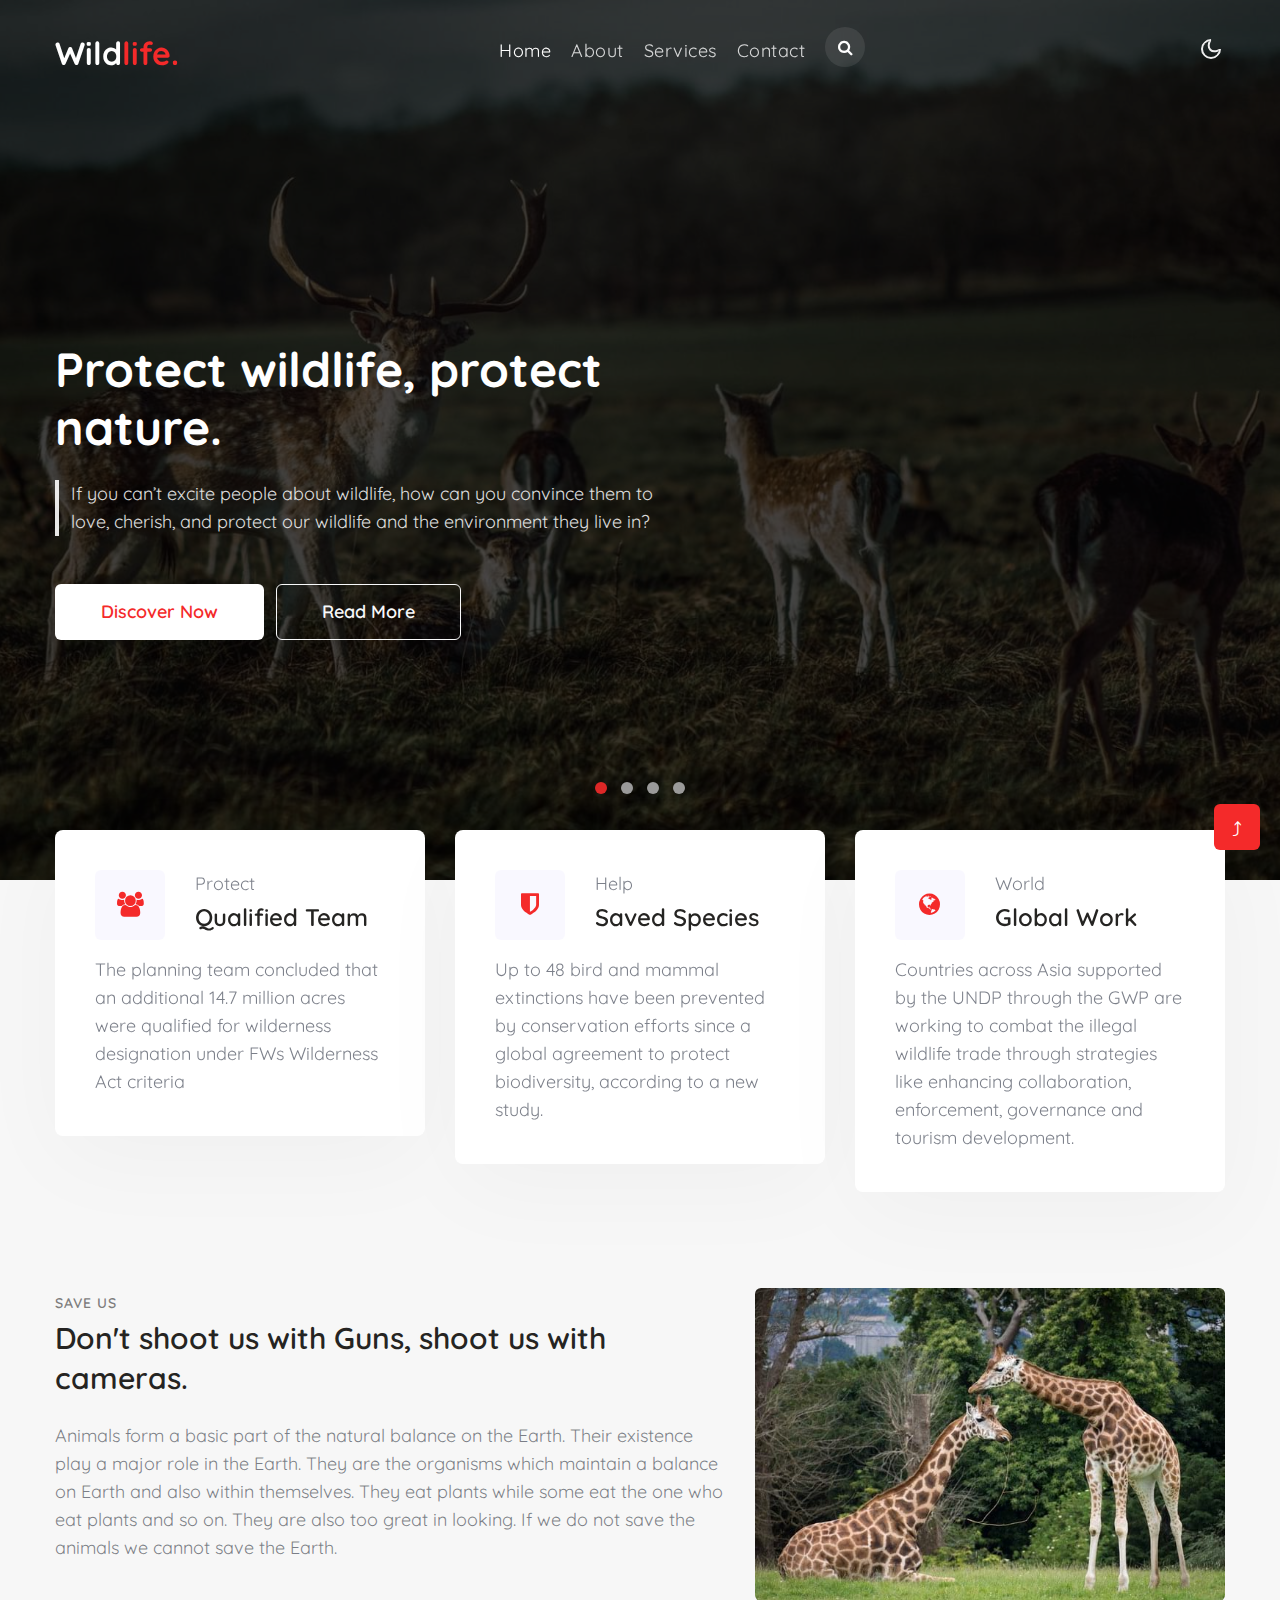
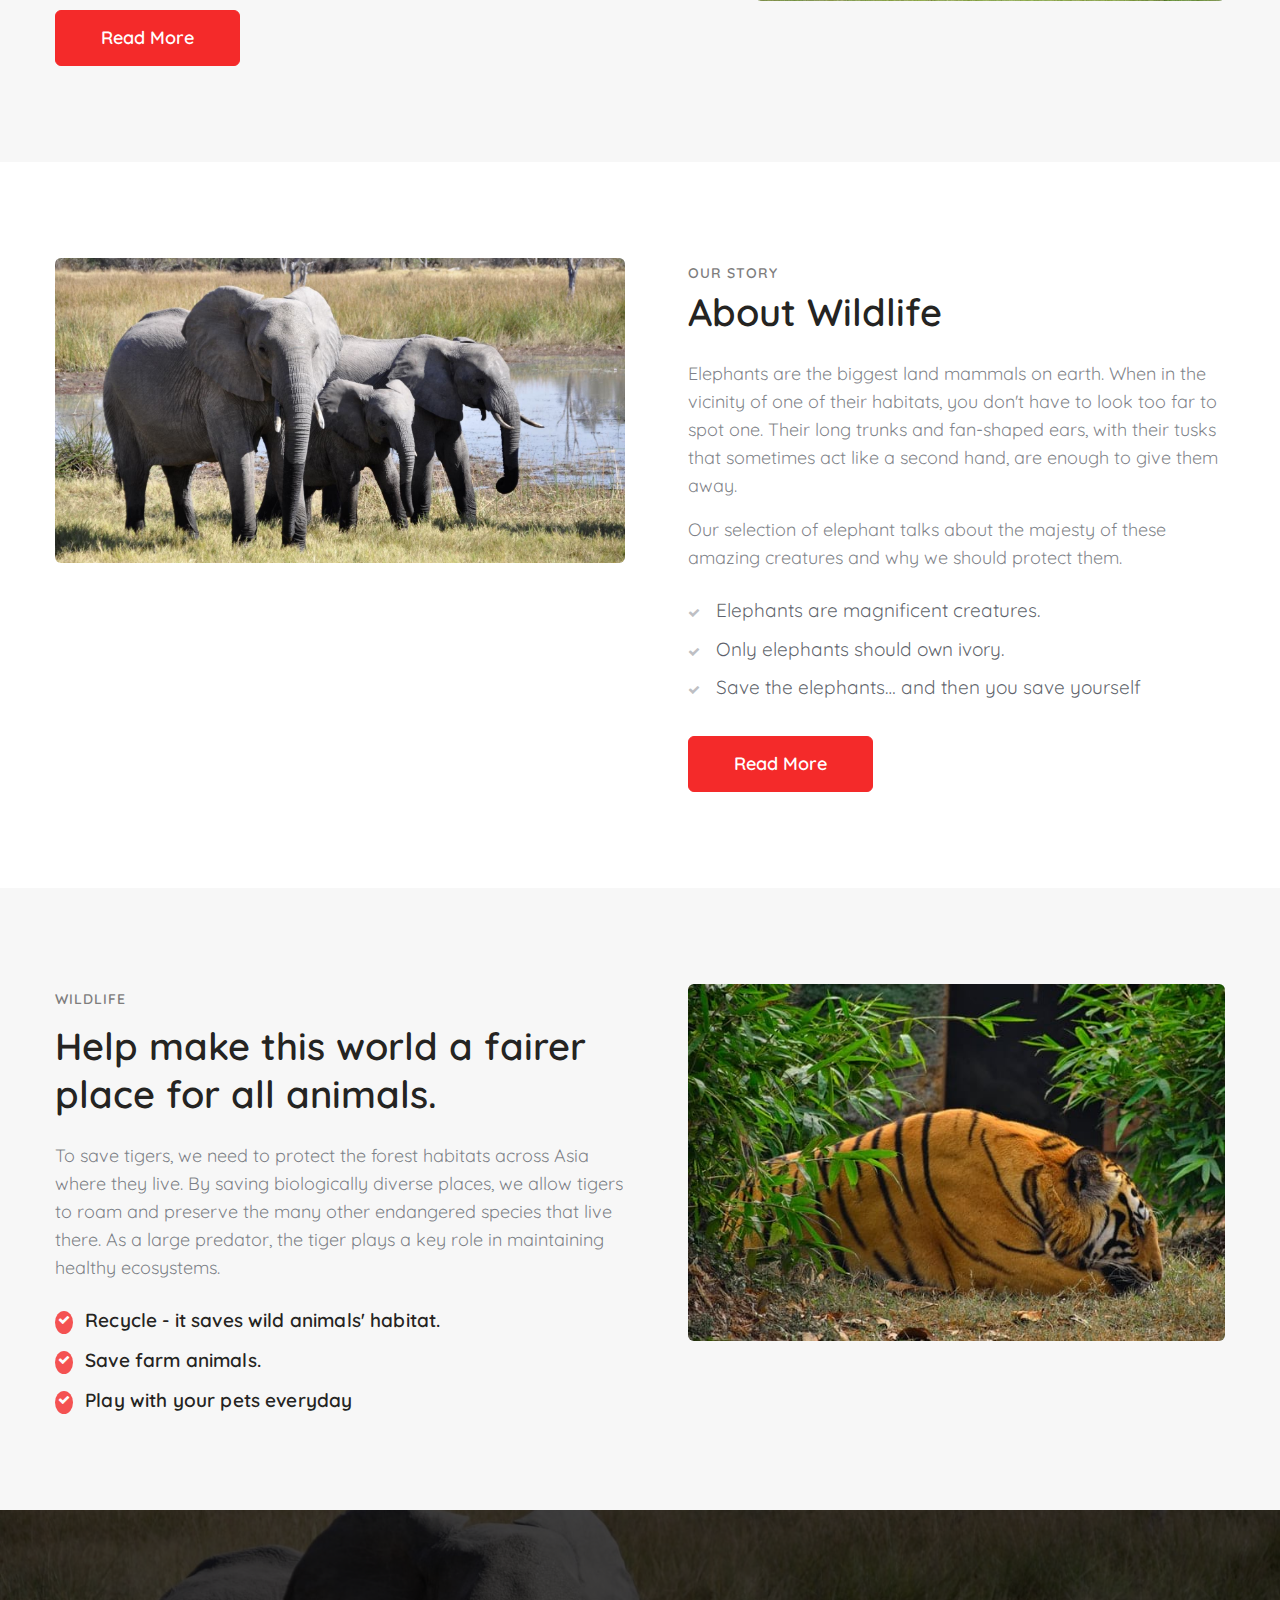
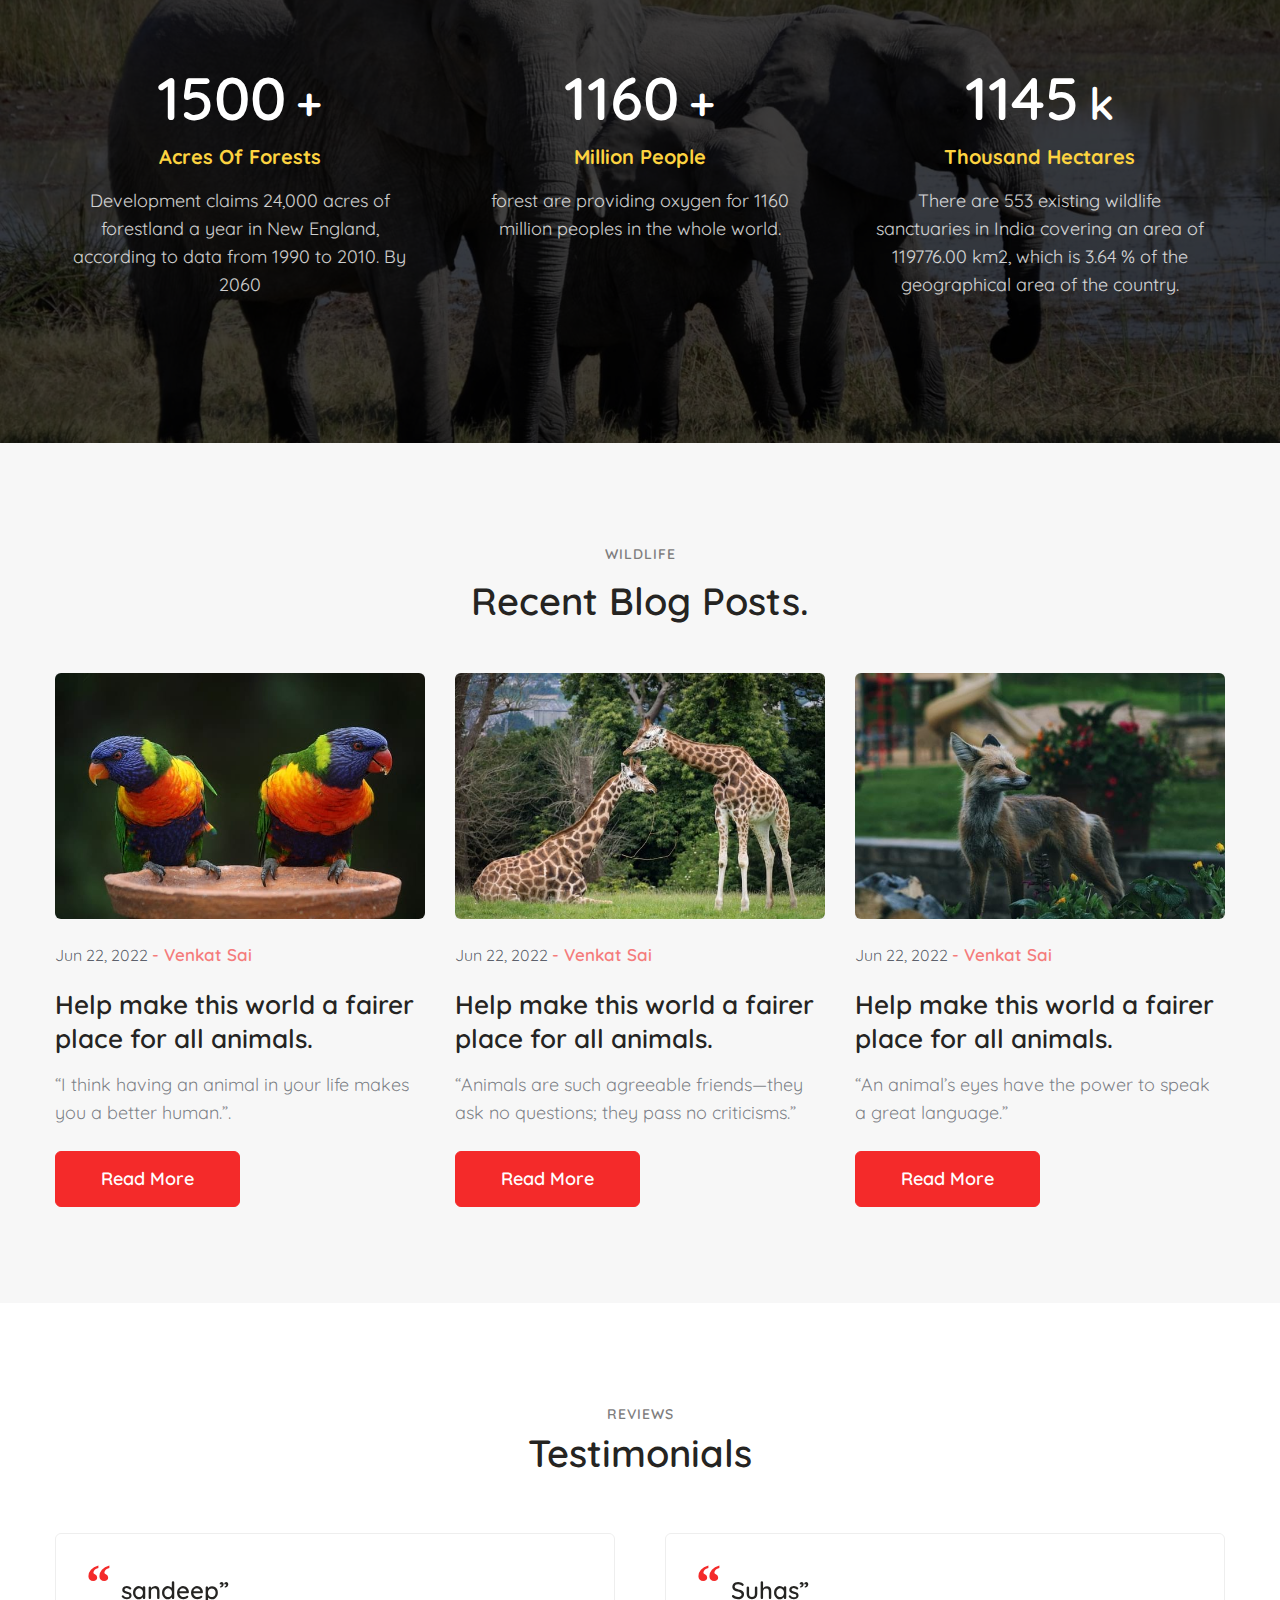
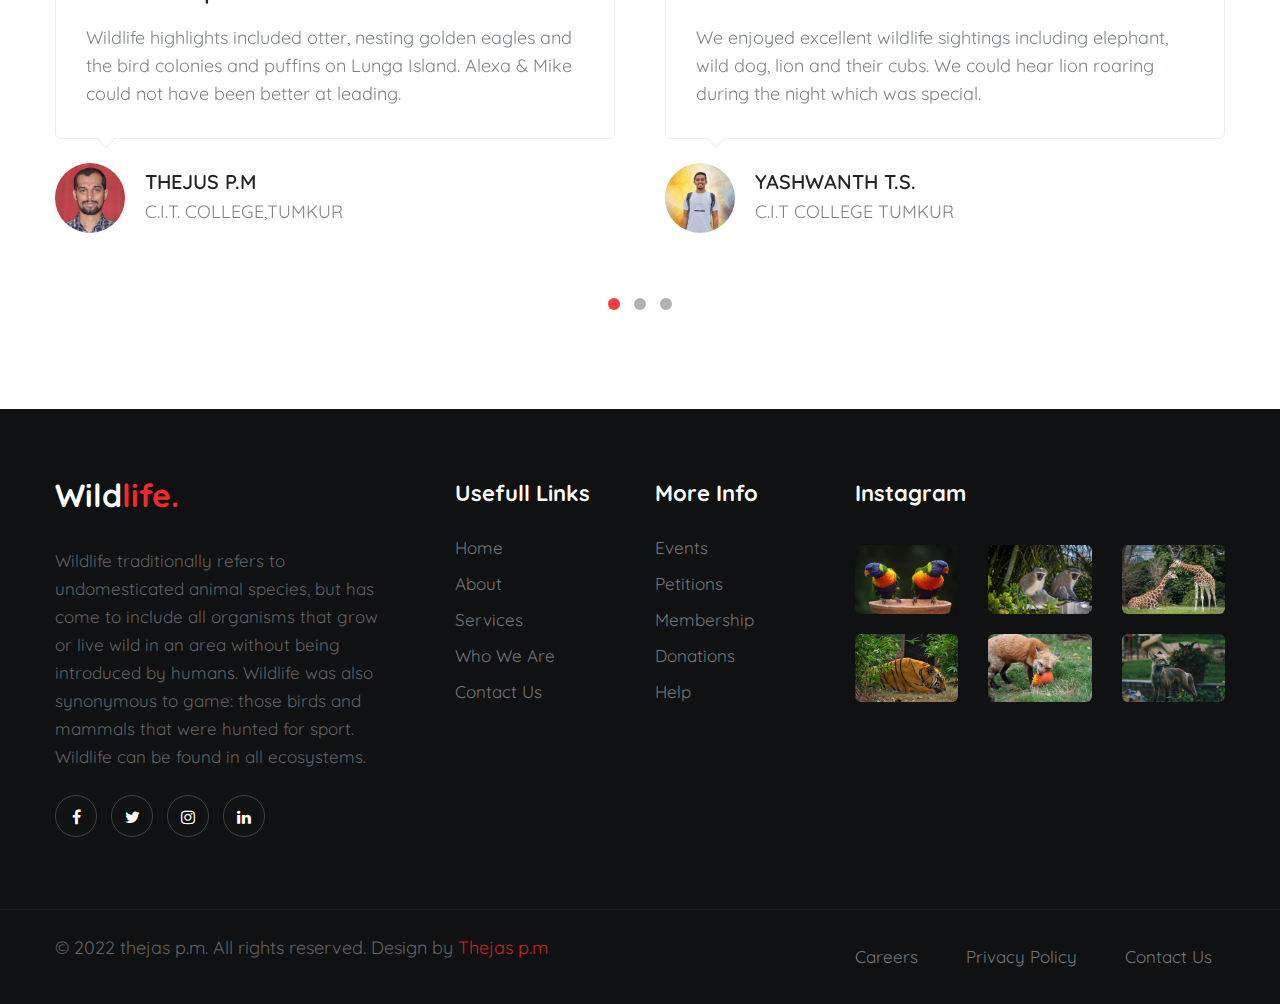
<file: index.html>
<!doctype html>
<html lang="zxx">

<head>
  <!-- Required meta tags -->
  <meta charset="utf-8">
  <meta name="viewport" content="width=device-width, initial-scale=1, shrink-to-fit=no">
  <title>Save Wildlife Animals</title>
  <link href="//fonts.googleapis.com/css2?family=Quicksand:wght@300;400;500;600;700&display=swap"
    rel="stylesheet">
  <!-- Template CSS -->
  <link rel="stylesheet" href="assets/css/style-starter.css">
</head>

<body>
  <!--header-->
  <header id="site-header" class="w3lhny-head fixed-top">
    <div class="container">
      <nav class="navbar navbar-expand-lg stroke px-0">
        <h1> <a class="navbar-brand" href="index.html">
            Wild<span class="sublog">life.</span>
          </a></h1>
        <!-- if logo is image enable this   
  <a class="navbar-brand" href="#index.html">
      <img src="image-path" alt="Your logo" title="Your logo" style="height:35px;" />
  </a> -->
        <button class="navbar-toggler  collapsed bg-gradient" type="button" data-toggle="collapse"
          data-target="#navbarTogglerDemo02" aria-controls="navbarTogglerDemo02" aria-expanded="false"
          aria-label="Toggle navigation">
          <span class="navbar-toggler-icon fa icon-expand fa-bars"></span>
          <span class="navbar-toggler-icon fa icon-close fa-times"></span>
        </button>

        <div class="collapse navbar-collapse" id="navbarTogglerDemo02">
          <ul class="navbar-nav mx-lg-auto">
            <li class="nav-item active">
              <a class="nav-link" href="index.html">Home <span class="sr-only">(current)</span></a>
            </li>
            <li class="nav-item">
              <a class="nav-link" href="about.html">About</a>
            </li>
            <li class="nav-item">
              <a class="nav-link" href="services.html">Services</a>
            </li>
            <li class="nav-item">
              <a class="nav-link" href="contact.html">Contact</a>
            </li>
            <li class="nav-item mr-lg-3 mr-4" title="Search"><a href="#search" class="search-btn">
                <span class="fa fa-search" aria-hidden="true"></span></a></li>
            <!--/search-right-->
            <!-- search popup -->
            <div id="search" class="pop-overlay">
              <div class="popup">
                <form action="#" method="GET" class="w3l-hnyform d-sm-flex">
                  <input type="search" placeholder="Search.." name="search" required="required" autofocus>
                  <button type="submit">Search</button>
                  <a class="close" href="#url">&times;</a>
                </form>
              </div>
            </div>
            <!-- /search popup -->
            <!--//search-right-->
          </ul>
        </div>
        <!-- toggle switch for light and dark theme -->
        <div class="mobile-position">
          <nav class="navigation">
            <div class="theme-switch-wrapper">
              <label class="theme-switch" for="checkbox">
                <input type="checkbox" id="checkbox">
                <div class="mode-container">
                  <i class="gg-sun"></i>
                  <i class="gg-moon"></i>
                </div>
              </label>
            </div>
          </nav>
        </div>
        <!-- //toggle switch for light and dark theme -->
      </nav>
    </div>
  </header>
  <!--/header-->
  <!-- main-slider -->
  <section class="w3l-main-slider" id="home">
    <div class="companies20-content">
      <div class="owl-one owl-carousel owl-theme">
        <div class="item">
          <li>
            <div class="slider-info banner-view bg bg2">
              <div class="banner-info">
                <div class="container">

                  <div class="banner-info-bg">
                    <h5>Protect wildlife, protect nature. </h5>
                    <p class="mt-md-4 mt-3">If you can’t excite people about wildlife, how can you convince them to love, cherish, and protect our wildlife and the environment they live in?
                    </p>
                    <a class="btn btn-style btn-white mt-sm-5 mt-4 mr-2" href="#read"> Discover Now
                    </a>
                    <a class="btn btn-style btn-outline-light mt-sm-5 mt-4 mr-2" href="about.html">
                      Read More</a>
                  </div>


                </div>
              </div>
            </div>
          </li>
        </div>
        <div class="item">
          <li>
            <div class="slider-info  banner-view banner-top1 bg bg2">
              <div class="banner-info">
                <div class="container">
                  <div class="banner-info-bg">
                    <h5>Save wildlife and wildlife will save you. </h5>
                    <p class="mt-md-4 mt-3">Those who protect and save other animals lead the way in protecting and saving humanity and earth.
                    </p>
                    <a class="btn btn-style btn-white mt-sm-5 mt-4 mr-2" href="#read"> Discover Now
                    </a>
                    <a class="btn btn-style btn-outline-light mt-sm-5 mt-4 mr-2" href="about.html">
                      Read More</a>
                  </div>
                </div>
              </div>
            </div>
          </li>
        </div>
        <div class="item">
          <li>
            <div class="slider-info banner-view banner-top2 bg bg2">
              <div class="banner-info">
                <div class="container">
                  <div class="banner-info-bg">
                    <h5>Protect wildlife, protect nature.</h5>
                    <p class="mt-md-4 mt-3">This is what you should do; love the Earth and sun and the animals.
                    </p>
                    <a class="btn btn-style btn-white mt-sm-5 mt-4 mr-2" href="#read"> Discover Now
                    </a>
                    <a class="btn btn-style btn-outline-light mt-sm-5 mt-4 mr-2" href="about.html">
                      Read More</a>
                  </div>
                </div>
              </div>
            </div>
          </li>
        </div>
        <div class="item">
          <li>
            <div class="slider-info banner-view banner-top3 bg bg2">
              <div class="banner-info">
                <div class="container">
                  <div class="banner-info-bg">
                    <h5>Save wildlife and wildlife will save you.</h5>
                    <p class="mt-md-4 mt-3">The truth is that we will never save wildlife by killing it
                    </p>
                    <a class="btn btn-style btn-white mt-sm-5 mt-4 mr-2" href="#read"> Discover Now
                    </a>
                    <a class="btn btn-style btn-outline-light mt-sm-5 mt-4 mr-2" href="about.html">
                      Read More</a>
                  </div>
                </div>
              </div>
            </div>
          </li>
        </div>
      </div>
    </div>
  </section>
  <!-- /main-slider -->
  <!-- home page block1 -->
  <section id="about" class="home-services pt-lg-0">
    <div class="container">
      <div class="row">
        <div class="col-lg-4 col-md-6 col-sm-12">
          <div class="box-wrap">
            <div class="box-wrap-grid">
              <div class="icon">
                <span class="fa fa-users"></span>
              </div>
              <div class="info">
                <p>Protect</p>
                <h4><a href="#url">Qualified Team</a></h4>
              </div>
            </div>
            <p class="mt-3">The planning team concluded that an additional 14.7 million acres were qualified for wilderness designation under FWs Wilderness Act criteria</p>
          </div>
        </div>
        <div class="col-lg-4 col-md-6 col-sm-12 mt-md-0 mt-4">
          <div class="box-wrap">
            <div class="box-wrap-grid">
              <div class="icon">
                <span class="fa fa-shield"></span>
              </div>
              <div class="info">
                <p>Help</p>
                <h4><a href="#url">Saved Species</a></h4>

              </div>
            </div>
            <p class="mt-3">Up to 48 bird and mammal extinctions have been prevented by conservation efforts since a global agreement to protect biodiversity, according to a new study.</p>
          </div>
        </div>
        <div class="col-lg-4 col-md-6 col-sm-12 mt-lg-0 mt-4">
          <div class="box-wrap">
            <div class="box-wrap-grid">
              <div class="icon">
                <span class="fa fa-globe"></span>
              </div>
              <div class="info">
                <p>World</p>
                <h4><a href="#url">Global Work</a></h4>

              </div>
            </div>
            <p class="mt-3">Countries across Asia supported by the UNDP through the GWP are working to combat the illegal wildlife trade through strategies like enhancing collaboration, enforcement, governance and tourism development.</p>
          </div>
        </div>
      </div>
    </div>
  </section>
  <!-- //home page block1 -->
  <!-- about page about section -->
  <section class="w3l-index3" id="about">
    <div class="midd-w3 py-5">
      <div class="container py-lg-5 py-md-3">
        <div class="row">
          <div class="col-lg-7 mb-lg-0 mb-md-5 mb-4 align-self">
            <h6 class="title-subhny">Save Us</h6>
            <h3 class="title-left mx-0">Don't shoot us with Guns, shoot us with cameras.</h3>
            <p class="mt-md-4 mt-3">Animals form a basic part of the natural balance on the Earth. Their existence play a major role in the Earth. They are the organisms which maintain a balance on Earth and also within themselves. They eat plants while some eat the one who eat plants and so on. They are also too great in looking. If we do not save the animals we cannot save the Earth.</p>
            <a class="btn btn-style btn-primary mt-sm-5 mt-4 mr-2" href="about.html"> Read More</a>
          </div>
          <div class="col-lg-5 mt-lg-0 mt-4">
            <div class="position-relative">
              <img src="assets/images/b3.jpg" alt="" class="radius-image img-fluid">
            </div>
          </div>
        </div>
      </div>
    </div>
  </section>
  <!-- //about page about section -->
  <section class="w3l-index2" id="about1">
    <div class="midd-w3 py-5">
      <div class="container py-lg-5 py-md-4 py-2">
        <div class="row">
          <div class="col-lg-6 left-wthree-img">
            <div class="position-relative">
              <img src="assets/images/bg2.jpg" alt="" class="radius-image img-fluid">

            </div>
          </div>
          <div class="col-lg-6 mt-lg-0 mt-5 pl-lg-5 align-self">
            <h6 class="title-subhny">Our Story</h6>
            <h3 class="title-w3l">About Wildlife</h3>
            <p class="mt-4">Elephants are the biggest land mammals on earth. When in the vicinity of one of their habitats, you don't have to look too far to spot one. Their long trunks and fan-shaped ears, with their tusks that sometimes act like a second hand, are enough to give them away.
            </p>
            <p class="mt-3"> Our selection of elephant talks about the majesty of these amazing creatures and why we should protect them.</p>
            <ul class="w3l-right-book mt-4">
              <li><span class="fa fa-check" aria-hidden="true"></span>Elephants are magnificent creatures.</li>
              <li><span class="fa fa-check" aria-hidden="true"></span>Only elephants should own ivory.</li>
              <li><span class="fa fa-check" aria-hidden="true"></span>Save the elephants… and then you save yourself</li>
            </ul>
            <a href="about.html" class="btn btn-style btn-primary mt-4">Read More</a>
          </div>
        </div>
      </div>
    </div>
  </section>
  <!-- home page block grids -->
  <section class="w3l-grids-3 py-5" id="why">
    <div class="container py-lg-5 py-md-4 py-2">
      <div class="row bottom-ab-grids">
        <div class="col-lg-6 bottom-ab-left align-self">
          <span class="title-subhny mb-2">Wildlife</span>
          <h3 class="title-w3l mb-4">Help make this world a fairer place for all animals.</h3>
          <p class="">To save tigers, we need to protect the forest habitats across Asia where they live. By saving biologically diverse places, we allow tigers to roam and preserve the many other endangered species that live there. As a large predator, the tiger plays a key role in maintaining healthy ecosystems. </p>
          <ul class="cont-4 mt-4">
            <li><span class="fa fa-check"></span>Recycle - it saves wild animals' habitat.</li>
            <li><span class="fa fa-check"></span>Save farm animals.</li>
            <li><span class="fa fa-check"></span>Play with your pets everyday</li>
          </ul>
        </div>
        <div class="col-lg-6 bottom-right-grids pl-lg-5 mt-lg-0 mt-5">
          <img src="assets/images/b4.jpg" alt="" class="radius-image img-fluid">
        </div>
      </div>
    </div>
  </section>
  <!-- //home page block grids -->
  <!-- stats -->
  <section class="w3l-stats py-5" id="stats">
    <div class="gallery-inner container py-sm-5">
      <div class="row stats-con py-md-5">
        <div class="col-md-4 col-6 stats_info counter_grid">
          <p class="counter">1500 </p>
          <span class="plus">+</span><br>
          <h3>Acres Of Forests</h3>
          <p class="para-counter">Development claims 24,000 acres of forestland a year in New England, according to data from 1990 to 2010. By 2060</p>
        </div>
        <div class="col-md-4 col-6 stats_info counter_grid mt-md-0 mt-0">
          <p class="counter">1160</p>
          <span class="plus">+</span><br>
          <h3>Million People</h3>
          <p class="para-counter">forest are providing oxygen for 1160 million peoples in the whole world.</p>
        </div>
        <div class="col-md-4 col-6 stats_info counter_grid2 mt-md-0 mt-4">
          <p class="counter">1145 </p>
          <span class="plus">k</span><br>
          <h3>Thousand Hectares </h3>
          <p class="para-counter">There are 553 existing wildlife sanctuaries in India covering an area of 119776.00 km2, which is 3.64 % of the geographical area of the country.</p>
        </div>
      </div>
    </div>
  </section>
  <!-- //stats -->
  <!-- home page block grids -->
  <section class="w3l-text-11 py-5" id="blogs">
    <div class="container py-lg-5 py-md-4 py-2">
      <span class="title-subhny text-center mb-2">Wildlife</span>
      <h3 class="title-w3l text-center mb-5">Recent Blog Posts.</h3>
      <div class="row text11-content">

        <div class="col-md-4 item mt-lg-0">
          <div class="card">
            <div class="card-header p-0 position-relative border-0">
              <a href="blog-single.html">
                <img class="card-img-bottom d-block radius-image" src="assets/images/b1.jpg" alt="Card image cap">
              </a>
            </div>
            <div class="card-body p-0 blog-details">
              <h6 class="mt-4">Jun 22, 2022</h6>
              <a href="#admin" class="admin">- Venkat Sai </a>
              <br>
              <a href="blog-single.html" class="blog-desc">Help make this world a fairer place for all
                animals.</a>
              <p> “I think having an animal in your life makes you a better human.”.</p>
              <a href="blog-single.html" class="btn btn-style btn-primary mt-lg-4 mt-4">Read More </a>
            </div>
          </div>
        </div>

        <div class="col-md-4 item mt-lg-0 mt-5">
          <div class="card">
            <div class="card-header p-0 position-relative border-0">
              <a href="blog-single.html">
                <img class="card-img-bottom d-block radius-image" src="assets/images/b3.jpg" alt="Card image cap">
              </a>
            </div>
            <div class="card-body p-0 blog-details">
              <h6 class="mt-4">Jun 22, 2022</h6>
              <a href="#admin" class="admin">- Venkat Sai </a>
              <br>
              <a href="blog-single.html" class="blog-desc">Help make this world a fairer place for all
                animals.</a>
              <p>“Animals are such agreeable friends—they ask no questions; they pass no criticisms.”</p>
              <a href="blog-single.html" class="btn btn-style btn-primary mt-lg-4 mt-4">Read More </a>
            </div>
          </div>
        </div>

        <div class="col-md-4 item mt-lg-0 mt-5">
          <div class="card">
            <div class="card-header p-0 position-relative border-0">
              <a href="blog-single.html">
                <img class="card-img-bottom d-block radius-image" src="assets/images/b6.jpg" alt="Card image cap">
              </a>
            </div>
            <div class="card-body p-0 blog-details">
              <h6 class="mt-4">Jun 22, 2022</h6>
              <a href="#admin" class="admin">- Venkat Sai </a>
              <br>
              <a href="blog-single.html" class="blog-desc">Help make this world a fairer place for all
                animals.</a>
              <p>“An animal’s eyes have the power to speak a great language.”</p>
              <a href="blog-single.html" class="btn btn-style btn-primary mt-lg-4 mt-4">Read More </a>
            </div>
          </div>
        </div>
      </div>
    </div>
  </section>
  <!-- //home page block grids -->

  <!-- testimonials section -->
  <section class="w3l-clients w3l-test pb-5" id="testimonials">
    <div class="midd-w3 py-5">
      <div class="container py-lg-5 py-md-4 pt-2 pb-5">
        <h6 class="title-subhny text-center">Reviews</h6>
        <h3 class="title-w3l text-center mb-md-5 mb-4">Testimonials</h3>
        <div id="owl-demo2" class="owl-carousel owl-theme mt-4 py-md-2 mb-md-4">
          <div class="item">
            <div class="testimonial-content">
              <div class="testimonial">
                <blockquote>
                  <q>sandeep</q>
                </blockquote>
                <p>Wildlife highlights included otter, nesting golden eagles and the bird colonies and puffins on Lunga Island. Alexa & Mike could not have been better at leading.</p>
              </div>
              <div class="bottom-info mt-4">
                <a class="comment-img" href="#url"><img src="assets/images/team1.jpg" class="img-responsive"
                    alt="placeholder image"></a>
                <div class="people-info align-self">
                  <h3>THEJUS P.M</h3>
                  <p class="identity">C.I.T. COLLEGE,TUMKUR</p>
                </div>
              </div>
            </div>
          </div>
          <div class="item">
            <div class="testimonial-content">
              <div class="testimonial">
                <blockquote>
                  <q>Suhas</q>
                </blockquote>
                <p>We enjoyed excellent wildlife sightings including elephant, wild dog, lion and their cubs. We could hear lion roaring during the night which was special.</p>
              </div>
              <div class="bottom-info mt-4">
                <a class="comment-img" href="#url"><img src="assets/images/team2.jpg" class="img-responsive"
                    alt="placeholder image"></a>
                <div class="people-info align-self">
                  <h3>YASHWANTH T.S.</h3>
                  <p class="identity">C.I.T COLLEGE TUMKUR</p>
                </div>
              </div>
            </div>
          </div>
          <div class="item">
            <div class="testimonial-content">
              <div class="testimonial">
                <blockquote>
                  <q>Sharath S</q>
                </blockquote>
                <p>Watching a serval hunting in the marshes at Khwai was very special, so was seeing wild dogs surrounding the truck and watching genets at Lake Ngami during night drives.</p>
              </div>
              <div class="bottom-info mt-4">
                <a class="comment-img" href="#url"><img src="assets/images/team3.jpg" class="img-responsive"
                    alt="placeholder image"></a>
                <div class="people-info align-self">
                  <h3>YASHWANTH C.N.</h3>
                  <p class="identity">C.I.T COLLEGE TUMKUR</p>
                </div>
              </div>
            </div>
          </div>
          <div class="item">
            <div class="testimonial-content">
              <div class="testimonial">
                <blockquote>
                  <q>Niveditha</q>
                </blockquote>
                <p>The interaction and photography opportunities with blue morph Arctic foxes was incredible. The landscape was also sublime with incredible vistas.</p>
              </div>
              <div class="bottom-info mt-4">
                <a class="comment-img" href="#url"><img src="assets/images/team4.jpg" class="img-responsive"
                    alt="placeholder image"></a>
                <div class="people-info align-self">
                  <h3>CHANDANA</h3>
                  <p class="identity">C.I.T COLLEGE TUMKUR</p>
                </div>
              </div>
            </div>
          </div>
          <div class="item">
            <div class="testimonial-content">
              <div class="testimonial">
                <blockquote>
                  <q>Mohammed Haroon Khan</q>
                </blockquote>
                <p>We enjoyed the variety of locations, excellent accommodation and wildlife experiences including tracking rhino, giraffe and gorilla on foot plus the horse riding safari.</p>
              </div>
              <div class="bottom-info mt-4">
                <a class="comment-img" href="#url"><img src="assets/images/team5.jpg" class="img-responsive"
                    alt="placeholder image"></a>
                <div class="people-info align-self">
                  <h3>DIVYA BANAKAR</h3>
                  <p class="identity">C.I.T COLLEGE TUMKUR</p>
                </div>
              </div>
            </div>
          </div>
          <div class="item">
            <div class="testimonial-content">
              <div class="testimonial">
                <blockquote>
                  <q>Pallavi</q>
                </blockquote>
                <p>We were privileged to be involved with turtle research & conservation. Our guide was second to none and Costa Rica's natural environment & wildlife is amazing.</p>
              </div>
              <div class="bottom-info mt-4">
                <a class="comment-img" href="#url"><img src="assets/images/team7.jpg" class="img-responsive"
                    alt="placeholder image"></a>
                <div class="people-info align-self">
                  <h3>PAVITHRA GOWDA</h3>
                  <p class="identity">C.I.T COLLEGE TUMKUR</p>
                </div>
              </div>
            </div>
          </div>
        </div>
      </div>
    </div>
  </section>
  <!-- //testimonials section -->
  <!-- footer -->
  <footer class="w3l-footer-29-main">
    <div class="footer-29-w3l py-5">
      <div class="container py-lg-4">
        <div class="row footer-top-29">
          <div class="col-lg-4 col-md-6 col-sm-7 footer-list-29 footer-1 pr-lg-5">
            <div class="footer-logo mb-3">
              <a class="footer-brand-logo" href="index.html">Wild<span class="sublog">life.</span></a>

            </div>
            <p>Wildlife traditionally refers to undomesticated animal species, but has come to include all organisms that grow or live wild in an area without being introduced by humans. Wildlife was also synonymous to game: those birds and mammals that were hunted for sport. Wildlife can be found in all ecosystems. </p>
            <div class="main-social-footer-29 mt-4">
              <a href="#facebook" class="facebook"><span class="fa fa-facebook"></span></a>
              <a href="#twitter" class="twitter"><span class="fa fa-twitter"></span></a>
              <a href="#instagram" class="instagram"><span class="fa fa-instagram"></span></a>
              <a href="#linkedin" class="linkedin"><span class="fa fa-linkedin"></span></a>
            </div>
          </div>
          <div class="col-lg-2 col-md-6 col-sm-5 col-6 footer-list-29 footer-2 mt-sm-0 mt-5">

            <ul>
              <h6 class="footer-title-29">Usefull Links</h6>
              <li><a href="index.html">Home</a></li>
              <li><a href="about.html">About</a></li>
              <li><a href="services.html">Services</a></li>

              <li><a href="#who">Who We Are</a></li>

              <li><a href="contact.html">Contact us</a></li>
            </ul>
          </div>
          <div class="col-lg-2 col-md-6 col-sm-5 col-6 footer-list-29 footer-3 mt-lg-0 mt-5">
            <h6 class="footer-title-29">More Info</h6>
            <ul>
              <li><a href="blog.html">Events</a></li>
              <li><a href="#petitions">Petitions</a></li>
              <li><a href="#member">
                  Membership</a></li>
              <li><a href="#donate">Donations</a></li>
              <li><a href="#help">Help</a></li>


            </ul>

          </div>
          <div class="col-lg-4 col-md-6 col-sm-7 footer-list-29 footer-4 mt-lg-0 mt-5">
            <h6 class="footer-title-29">Instagram
            </h6>

            <ul class="w3linst-imgs row">
              <li class="col-4"><a href="#"><img src="assets/images/b1.jpg" alt="" class="radius-image img-fluid"></a>
              </li>
              <li class="col-4"><a href="#"><img src="assets/images/b2.jpg" alt="" class="radius-image img-fluid"></a>
              </li>
              <li class="col-4"><a href="#"><img src="assets/images/b3.jpg" alt="" class="radius-image img-fluid"></a>
              </li>
              <li class="col-4"><a href="#"><img src="assets/images/b4.jpg" alt="" class="radius-image img-fluid"></a>
              </li>
              <li class="col-4"><a href="#"><img src="assets/images/b5.jpg" alt="" class="radius-image img-fluid"></a>
              </li>
              <li class="col-4"><a href="#"><img src="assets/images/b6.jpg" alt="" class="radius-image img-fluid"></a>
              </li>

            </ul>

          </div>
        </div>
      </div>
    </div>
    <!-- //footer -->

    <!-- copyright -->
    <section class="w3l-copyright">
      <div class="container">
        <div class="row bottom-copies">
          <p class="col-lg-8 copy-footer-29">© 2022 thejas p.m. All rights reserved. Design by <a
              href="" target="_blank">
              Thejas p.m</a></p>

          <div class="col-lg-4 footer-list-29">
            <ul class="d-flex text-lg-right">
              <li><a href="#careers"> Careers</a></li>
              <li class="mx-lg-5 mx-md-4 mx-3"><a href="#privacymy-lg-0 my-4">Privacy Policy</a></li>
              <li><a href="contact.html">Contact us</a></li>
            </ul>
          </div>

        </div>
      </div>
    </section>
    <!-- move top -->
    <button onclick="topFunction()" id="movetop" title="Go to top">
      &#10548;
    </button>
    <script>
      // When the user scrolls down 20px from the top of the document, show the button
      window.onscroll = function () {
        scrollFunction()
      };

      function scrollFunction() {
        if (document.body.scrollTop > 20 || document.documentElement.scrollTop > 20) {
          document.getElementById("movetop").style.display = "block";
        } else {
          document.getElementById("movetop").style.display = "none";
        }
      }

      // When the user clicks on the button, scroll to the top of the document
      function topFunction() {
        document.body.scrollTop = 0;
        document.documentElement.scrollTop = 0;
      }
    </script>
    <!-- /move top -->
  </footer>

  <!-- //copyright -->
  <!-- Template JavaScript -->
  <script src="assets/js/jquery-3.3.1.min.js"></script>
  <script src="assets/js/theme-change.js"></script>
  <!-- owlcarousel -->
  <!-- owl carousel -->
  <script src="assets/js/owl.carousel.js"></script>
  <!-- script for banner slider-->
  <script>
    $(document).ready(function () {
      $('.owl-one').owlCarousel({
        loop: true,
        margin: 0,
        nav: false,
        responsiveClass: true,
        autoplay: true,
        autoplayTimeout: 5000,
        autoplaySpeed: 1000,
        autoplayHoverPause: false,
        responsive: {
          0: {
            items: 1
          },
          480: {
            items: 1
          },
          667: {
            items: 1
          },
          1000: {
            items: 1
          }
        }
      })
    })
  </script>
  <!-- //script -->
  <!-- script for tesimonials carousel slider -->
  <script>
    $(document).ready(function () {
      $("#owl-demo2").owlCarousel({
        loop: true,
        nav: false,
        margin: 50,
        responsiveClass: true,
        responsive: {
          0: {
            items: 1,
            nav: false
          },
          736: {
            items: 1,
            nav: false
          },
          991: {
            items: 2,
            margin: 30,
            nav: false
          },
          1080: {
            items: 2,
            nav: false
          }
        }
      })
    })
  </script>
  <!-- //script for tesimonials carousel slider -->
  <!-- owl carousel -->

  <!-- script for tesimonials carousel slider -->
  <script>
    $(document).ready(function () {
      $("#owl-demo2").owlCarousel({
        loop: true,
        margin: 20,
        nav: false,
        responsiveClass: true,
        responsive: {
          0: {
            items: 1,
            nav: false
          },
          1000: {
            items: 1,
            nav: false,
            loop: false
          }
        }
      })
    })
  </script>
  <!-- //script for tesimonials carousel slider -->
  <!-- stats number counter-->
  <script src="assets/js/jquery.waypoints.min.js"></script>
  <script src="assets/js/jquery.countup.js"></script>
  <script>
    $('.counter').countUp();
  </script>
  <!-- //stats number counter -->
  <!--/MENU-JS-->
  <script>
    $(window).on("scroll", function () {
      var scroll = $(window).scrollTop();

      if (scroll >= 80) {
        $("#site-header").addClass("nav-fixed");
      } else {
        $("#site-header").removeClass("nav-fixed");
      }
    });

    //Main navigation Active Class Add Remove
    $(".navbar-toggler").on("click", function () {
      $("header").toggleClass("active");
    });
    $(document).on("ready", function () {
      if ($(window).width() > 991) {
        $("header").removeClass("active");
      }
      $(window).on("resize", function () {
        if ($(window).width() > 991) {
          $("header").removeClass("active");
        }
      });
    });
  </script>
  <!--//MENU-JS-->

  <script src="assets/js/bootstrap.min.js"></script>

</body>

</html>
</file>
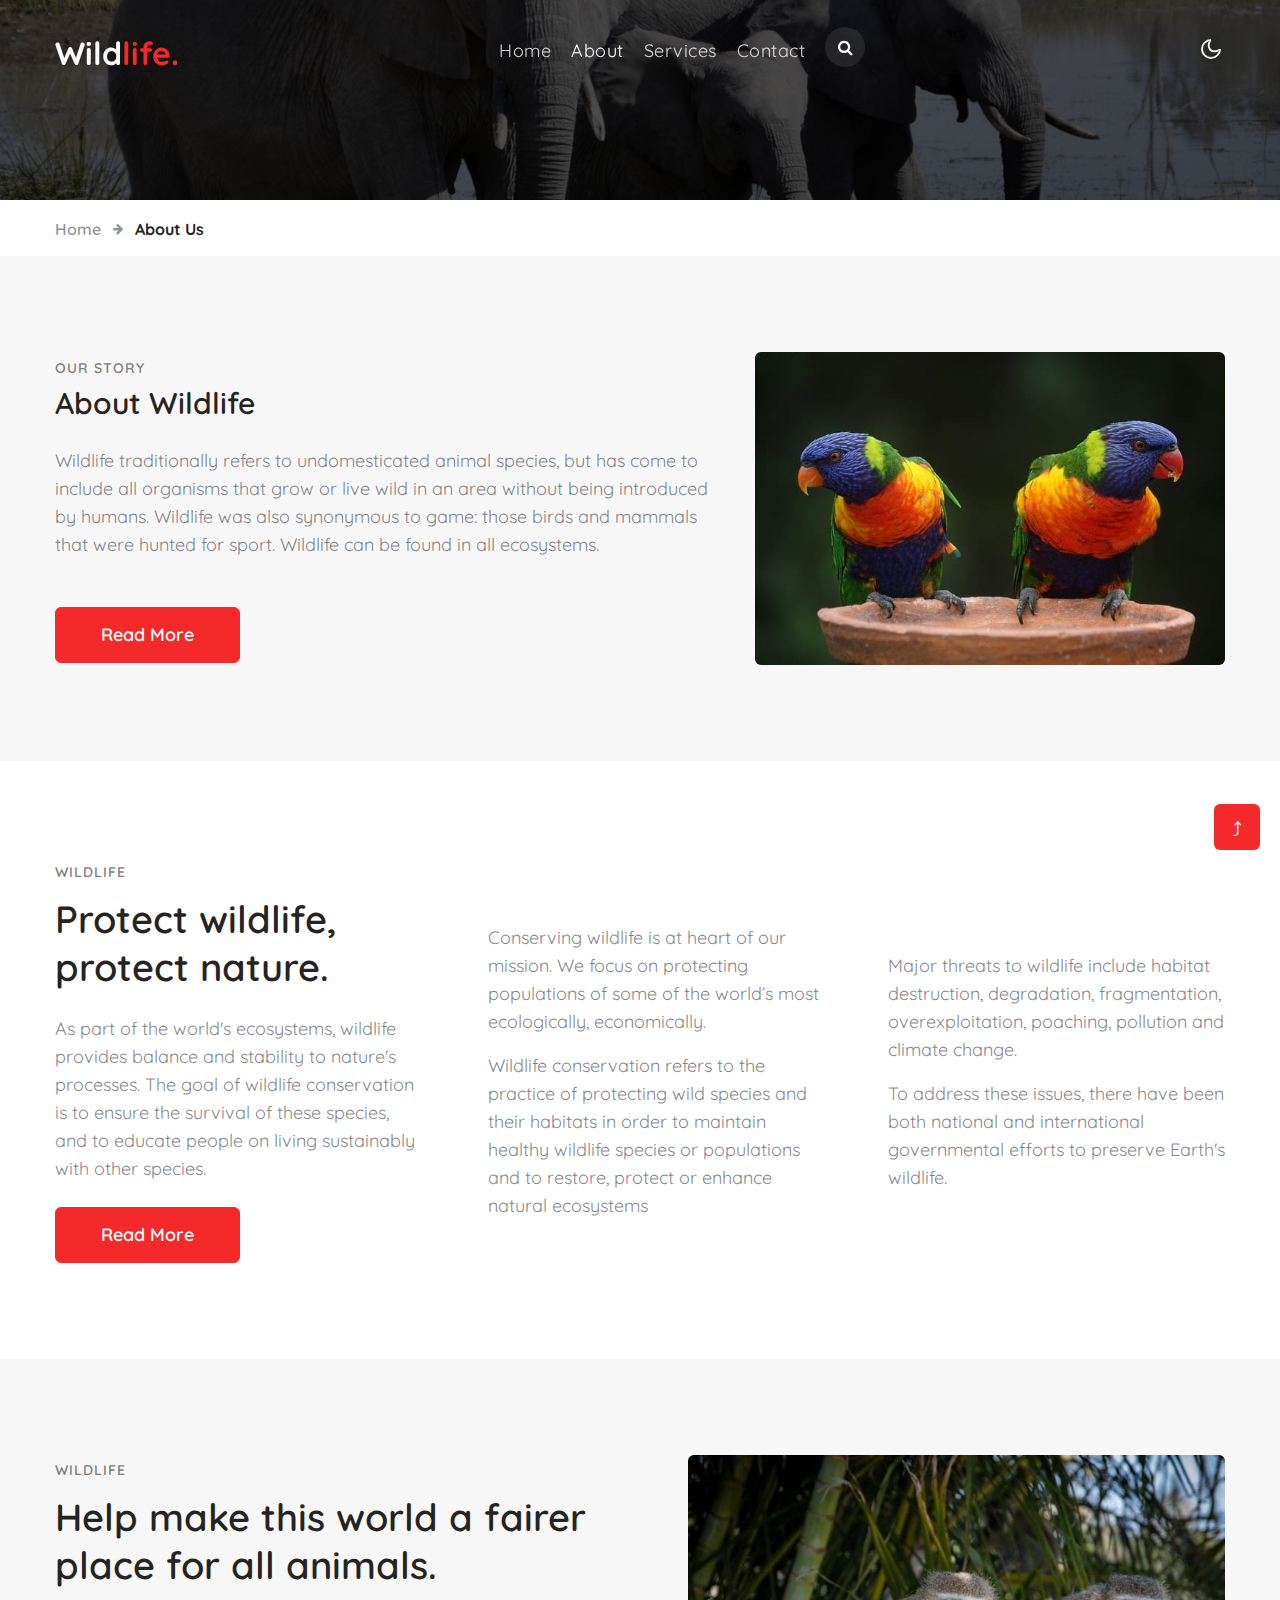
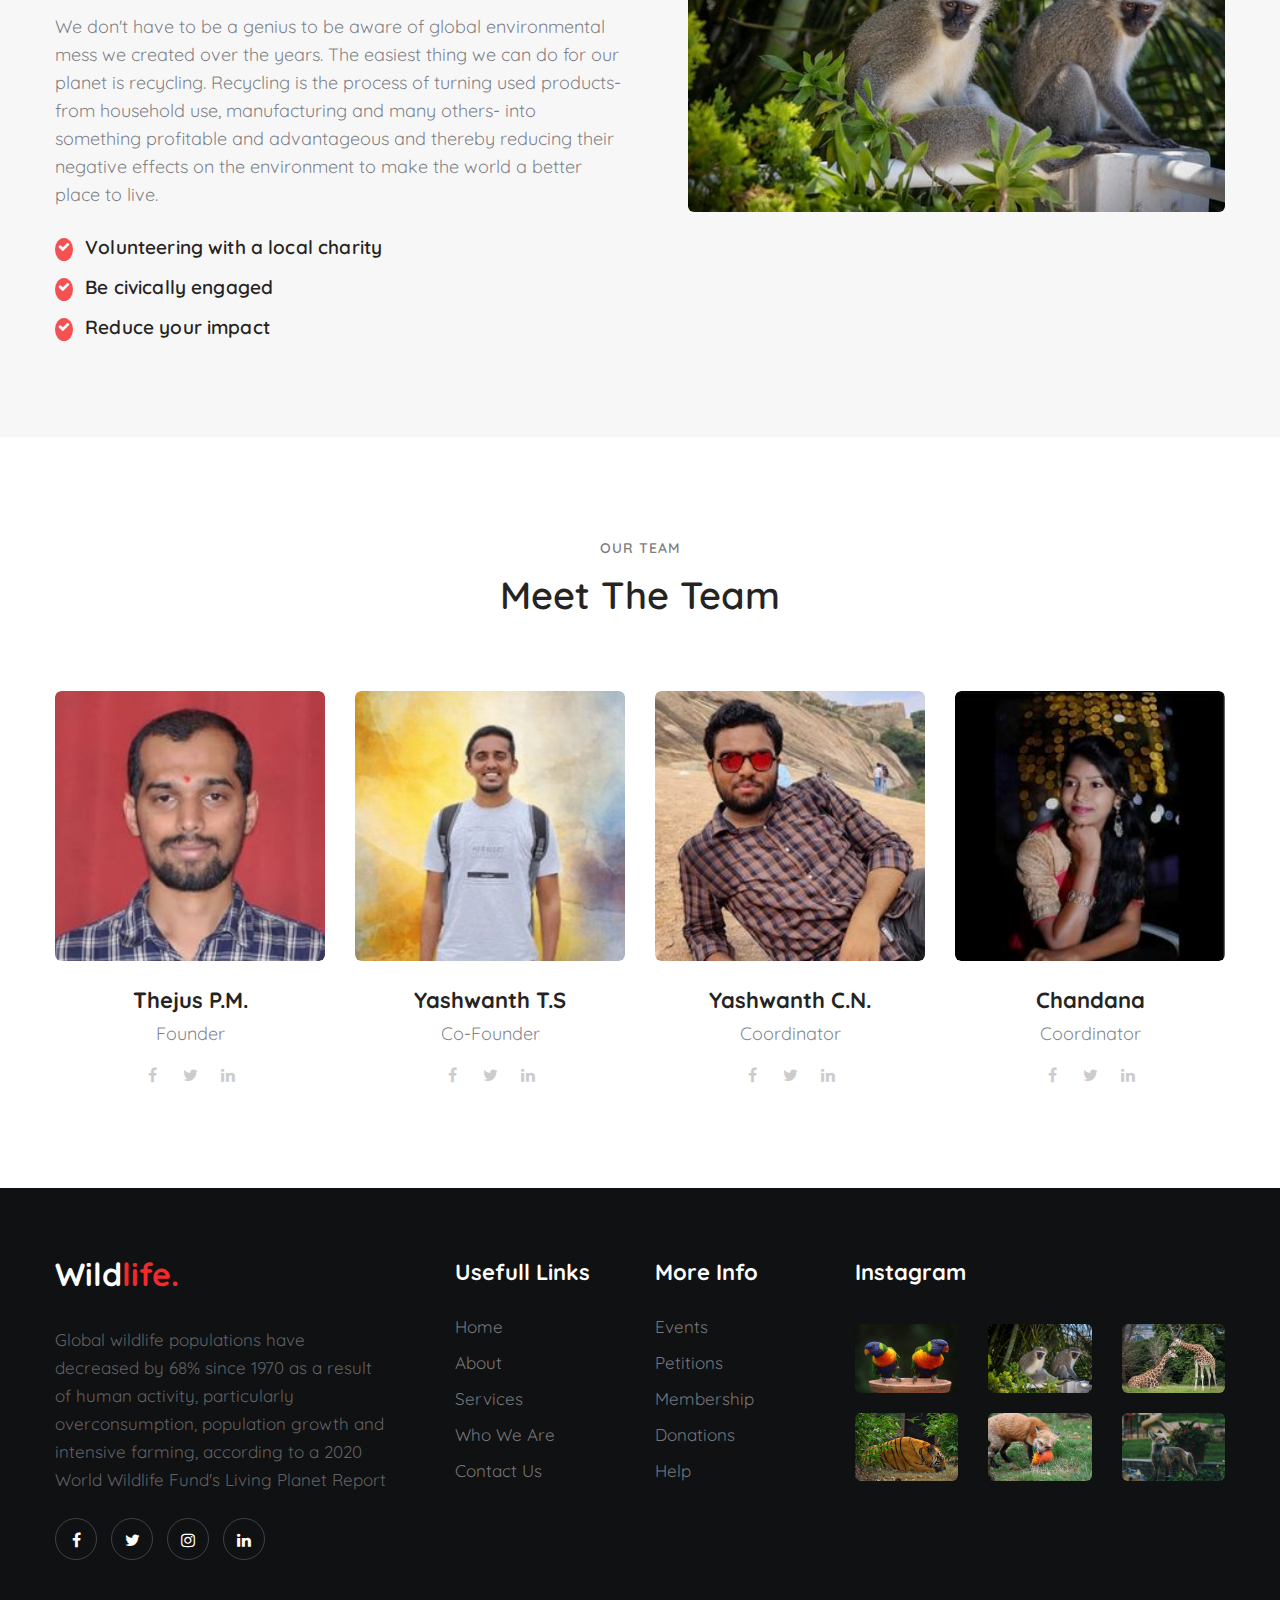
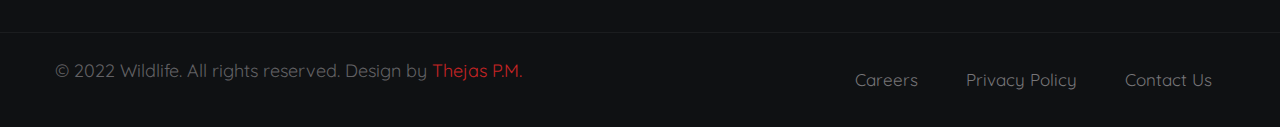
<file: about.html>
<!doctype html>
<html lang="zxx">

<head>
  <!-- Required meta tags -->
  <meta charset="utf-8">
  <meta name="viewport" content="width=device-width, initial-scale=1, shrink-to-fit=no">
  <title>Wildlive Animals Category Bootstrap Responsive Web Template | About :: W3Layouts </title>
  <link rel="preconnect" href="//fonts.gstatic.com">
  <link href="//fonts.googleapis.com/css2?family=Quicksand:wght@300;400;500;600;700&display=swap"
    rel="stylesheet">
  <!-- Template CSS -->
  <link rel="stylesheet" href="assets/css/style-starter.css">
</head>

<body>
  <!--header-->
  <header id="site-header" class="w3lhny-head fixed-top">
    <div class="container">
      <nav class="navbar navbar-expand-lg stroke px-0">
        <h1> <a class="navbar-brand" href="index.html">
            Wild<span class="sublog">life.</span>
          </a></h1>
        <!-- if logo is image enable this   
  <a class="navbar-brand" href="#index.html">
      <img src="image-path" alt="Your logo" title="Your logo" style="height:35px;" />
  </a> -->
        <button class="navbar-toggler  collapsed bg-gradient" type="button" data-toggle="collapse"
          data-target="#navbarTogglerDemo02" aria-controls="navbarTogglerDemo02" aria-expanded="false"
          aria-label="Toggle navigation">
          <span class="navbar-toggler-icon fa icon-expand fa-bars"></span>
          <span class="navbar-toggler-icon fa icon-close fa-times"></span>
        </button>

        <div class="collapse navbar-collapse" id="navbarTogglerDemo02">
          <ul class="navbar-nav mx-lg-auto">
            <li class="nav-item">
              <a class="nav-link" href="index.html">Home <span class="sr-only">(current)</span></a>
            </li>
            <li class="nav-item active">
              <a class="nav-link" href="about.html">About</a>
            </li>
            <li class="nav-item">
              <a class="nav-link" href="services.html">Services</a>
            </li>
            <li class="nav-item">
              <a class="nav-link" href="contact.html">Contact</a>
            </li>
            <li class="nav-item mr-lg-3 mr-4" title="Search"><a href="#search" class="search-btn">
                <span class="fa fa-search" aria-hidden="true"></span></a></li>
            <!--/search-right-->
            <!-- search popup -->
            <div id="search" class="pop-overlay">
              <div class="popup">
                <form action="#" method="GET" class="w3l-hnyform d-sm-flex">
                  <input type="search" placeholder="Search.." name="search" required="required" autofocus>
                  <button type="submit">Search</button>
                  <a class="close" href="#url">&times;</a>
                </form>
              </div>
            </div>
            <!-- /search popup -->
            <!--//search-right-->
          </ul>
        </div>
        <!-- toggle switch for light and dark theme -->
        <div class="mobile-position">
          <nav class="navigation">
            <div class="theme-switch-wrapper">
              <label class="theme-switch" for="checkbox">
                <input type="checkbox" id="checkbox">
                <div class="mode-container">
                  <i class="gg-sun"></i>
                  <i class="gg-moon"></i>
                </div>
              </label>
            </div>
          </nav>
        </div>
        <!-- //toggle switch for light and dark theme -->
      </nav>
    </div>
  </header>
  <!--/header-->
  <!--/inner-page-->

  <div class="inner-banner">
  </div>
  <section class="w3l-breadcrumb">
    <div class="container">
      <ul class="breadcrumbs-custom-path">
        <li><a href="index.html">Home</a></li>
        <li class="active"><span class="fa fa-arrow-right mx-2" aria-hidden="true"></span> About Us</li>
      </ul>
    </div>
  </section>
  <!--//inner-page-->
  <!-- about page about section -->
  <section class="w3l-index3" id="about">
    <div class="midd-w3 py-5">
      <div class="container py-lg-5 py-md-3">
        <div class="row">
          <div class="col-lg-7 mb-lg-0 mb-md-5 mb-4 align-self">
            <h6 class="title-subhny">Our Story</h6>
            <h3 class="title-left mx-0">About Wildlife</h3>
            <p class="mt-md-4 mt-3">Wildlife traditionally refers to undomesticated animal species, but has come to include all organisms that grow or live wild in an area without being introduced by humans. Wildlife was also synonymous to game: those birds and mammals that were hunted for sport. Wildlife can be found in all ecosystems.</p>
            <a class="btn btn-style btn-primary mt-sm-5 mt-4 mr-2" href="about.html"> Read More</a>
          </div>
          <div class="col-lg-5 mt-lg-0 mt-4">
            <div class="position-relative">
              <img src="assets/images/b1.jpg" alt="" class="radius-image img-fluid">
            </div>
          </div>
        </div>
      </div>
    </div>
  </section>
  <!-- //about page about section -->
  <section class="w3l-index2" id="about1">
    <div class="midd-w3 py-5">
      <div class="container py-lg-5 py-md-4 py-2">
        <div class="row">
          <div class="col-lg-4 left-wthree-img">
            <span class="title-subhny mb-2">Wildlife</span>
            <h3 class="title-w3l mb-4">Protect wildlife, protect nature.</h3>
            <p class="">As part of the world's ecosystems, wildlife provides balance and stability to nature's processes. The goal of wildlife conservation is to ensure the survival of these species, and to educate people on living sustainably with other species.</p>
              <a href="about.html" class="btn btn-style btn-primary mt-4">Read More</a>
          </div>
          <div class="col-lg-4 mt-lg-0 mt-5 pl-lg-5 align-self">
            <p class="mt-4">Conserving wildlife is at heart of our mission. We focus on protecting populations of some of the world’s most ecologically, economically.
            </p>
            <p class="mt-3">Wildlife conservation refers to the practice of protecting wild species and their habitats in order to maintain healthy wildlife species or populations and to restore, protect or enhance natural ecosystems</p>
          </div>
          <div class="col-lg-4 mt-lg-0 mt-5 pl-lg-5 align-self">
            <p class="mt-4"> Major threats to wildlife include habitat destruction, degradation, fragmentation, overexploitation, poaching, pollution and climate change.
            </p>
            <p class="mt-3">To address these issues, there have been both national and international governmental efforts to preserve Earth's wildlife.</p>
          </div>
        </div>
      </div>
    </div>
  </section>
  <!-- home page block grids -->
  <section class="w3l-grids-3 py-5" id="why">
    <div class="container py-lg-5 py-md-4 py-2">
      <div class="row bottom-ab-grids">
        <div class="col-lg-6 bottom-ab-left align-self">
          <span class="title-subhny mb-2">Wildlife</span>
          <h3 class="title-w3l mb-4">Help make this world a fairer place for all animals.</h3>
          <p class="">We don't have to be a genius to be aware of global environmental mess we created over the years. The easiest thing we can do for our planet is recycling. Recycling is the process of turning used products-from household use, manufacturing and many others- into something profitable and advantageous and thereby reducing their negative effects on the environment to make the world a better place to live.  </p>
          <ul class="cont-4 mt-4">
            <li><span class="fa fa-check"></span>Volunteering with a local charity</li>
            <li><span class="fa fa-check"></span>Be civically engaged</li>
            <li><span class="fa fa-check"></span>Reduce your impact</li>
          </ul>
        </div>
        <div class="col-lg-6 bottom-right-grids pl-lg-5 mt-lg-0 mt-5">
          <img src="assets/images/b2.jpg" alt="" class="radius-image img-fluid">
        </div>
      </div>
    </div>
  </section>
  <!-- //home page block grids -->
  <!--/team-->
  <section class="w3l-team py-5" id="team">
    <div class="container py-lg-5 py-md-4 py-2">
      <span class="title-subhny mb-2 text-center">Our Team</span>
      <h3 class="title-w3l mb-4 text-center">Meet The Team</h3>
      <div class="row bottom-ab-grids mt-md-4">
        <div class="col-lg-3 col-md-6 mt-lg-5 mt-4 team-info text-center">
          <div class="column position-relative">
            <a href="#url"><img src="assets/images/team1.jpg" alt="" class="img-fluid rounded team-image" /></a>
          </div>
          <div class="column">
            <h3 class="name-pos"><a href="#url">Thejus P.M.</a></h3>
            <p>Founder</p>
            <div class="social">
              <a href="#facebook" class="facebook"><span class="fa fa-facebook" aria-hidden="true"></span></a>
              <a href="#twitter" class="twitter"><span class="fa fa-twitter" aria-hidden="true"></span></a>
              <a href="#linkedin" class="linkedin"><span class="fa fa-linkedin" aria-hidden="true"></span></a>
            </div>
          </div>
        </div>
        <div class="col-lg-3 col-md-6 mt-lg-5 mt-4 team-info text-center">
          <div class="column position-relative">
            <a href="#url"><img src="assets/images/team2.jpg" alt="" class="img-fluid rounded team-image" /></a>
          </div>
          <div class="column">
            <h3 class="name-pos"><a href="#url">Yashwanth T.S</a></h3>
            <p>Co-Founder</p>
            <div class="social">
              <a href="#facebook" class="facebook"><span class="fa fa-facebook" aria-hidden="true"></span></a>
              <a href="#twitter" class="twitter"><span class="fa fa-twitter" aria-hidden="true"></span></a>
              <a href="#linkedin" class="linkedin"><span class="fa fa-linkedin" aria-hidden="true"></span></a>
            </div>
          </div>
        </div>
        <div class="col-lg-3 col-md-6 mt-lg-5 mt-4  team-info text-center">
          <div class="column position-relative">
            <a href="#url"><img src="assets/images/team3.jpg" alt="" class="img-fluid rounded team-image" /></a>
          </div>
          <div class="column">
            <h3 class="name-pos"><a href="#url">Yashwanth C.N.</a></h3>
            <p>Coordinator</p>
            <div class="social">
              <a href="#facebook" class="facebook"><span class="fa fa-facebook" aria-hidden="true"></span></a>
              <a href="#twitter" class="twitter"><span class="fa fa-twitter" aria-hidden="true"></span></a>
              <a href="#linkedin" class="linkedin"><span class="fa fa-linkedin" aria-hidden="true"></span></a>
            </div>
          </div>
        </div>
        <div class="col-lg-3 col-md-6 mt-lg-5 mt-4  team-info text-center">
          <div class="column position-relative">
            <a href="#url"><img src="assets/images/team4.jpg" alt="" class="img-fluid rounded team-image" /></a>
          </div>
          <div class="column">
            <h3 class="name-pos"><a href="#url">Chandana</a></h3>
            <p>Coordinator</p>
            <div class="social">
              <a href="#facebook" class="facebook"><span class="fa fa-facebook" aria-hidden="true"></span></a>
              <a href="#twitter" class="twitter"><span class="fa fa-twitter" aria-hidden="true"></span></a>
              <a href="#linkedin" class="linkedin"><span class="fa fa-linkedin" aria-hidden="true"></span></a>
            </div>
          </div>
        </div>
      </div>
    </div>
  </section>
  <!--//team-->
  <!-- footer -->
  <footer class="w3l-footer-29-main">
    <div class="footer-29-w3l py-5">
      <div class="container py-lg-4">
        <div class="row footer-top-29">
          <div class="col-lg-4 col-md-6 col-sm-7 footer-list-29 footer-1 pr-lg-5">
            <div class="footer-logo mb-3">
              <a class="footer-brand-logo" href="index.html">Wild<span class="sublog">life.</span></a>

            </div>
            <p>Global wildlife populations have decreased by 68% since 1970 as a result of human activity, particularly overconsumption, population growth and intensive farming, according to a 2020 World Wildlife Fund's Living Planet Report </p>
            <div class="main-social-footer-29 mt-4">
              <a href="#facebook" class="facebook"><span class="fa fa-facebook"></span></a>
              <a href="#twitter" class="twitter"><span class="fa fa-twitter"></span></a>
              <a href="#instagram" class="instagram"><span class="fa fa-instagram"></span></a>
              <a href="#linkedin" class="linkedin"><span class="fa fa-linkedin"></span></a>
            </div>
          </div>
          <div class="col-lg-2 col-md-6 col-sm-5 col-6 footer-list-29 footer-2 mt-sm-0 mt-5">

            <ul>
              <h6 class="footer-title-29">Usefull Links</h6>
              <li><a href="index.html">Home</a></li>
              <li><a href="about.html">About</a></li>
              <li><a href="services.html">Services</a></li>

              <li><a href="#who">Who We Are</a></li>

              <li><a href="contact.html">Contact us</a></li>
            </ul>
          </div>
          <div class="col-lg-2 col-md-6 col-sm-5 col-6 footer-list-29 footer-3 mt-lg-0 mt-5">
            <h6 class="footer-title-29">More Info</h6>
            <ul>
              <li><a href="blog.html">Events</a></li>
              <li><a href="#petitions">Petitions</a></li>
              <li><a href="#member">
                  Membership</a></li>
              <li><a href="#donate">Donations</a></li>
              <li><a href="#help">Help</a></li>


            </ul>

          </div>
          <div class="col-lg-4 col-md-6 col-sm-7 footer-list-29 footer-4 mt-lg-0 mt-5">
            <h6 class="footer-title-29">Instagram
            </h6>

               <ul class="w3linst-imgs row">
              <li class="col-4"><a href="#"><img src="assets/images/b1.jpg" alt="" class="radius-image img-fluid"></a>
              </li>
              <li class="col-4"><a href="#"><img src="assets/images/b2.jpg" alt="" class="radius-image img-fluid"></a>
              </li>
              <li class="col-4"><a href="#"><img src="assets/images/b3.jpg" alt="" class="radius-image img-fluid"></a>
              </li>
              <li class="col-4"><a href="#"><img src="assets/images/b4.jpg" alt="" class="radius-image img-fluid"></a>
              </li>
              <li class="col-4"><a href="#"><img src="assets/images/b5.jpg" alt="" class="radius-image img-fluid"></a>
              </li>
              <li class="col-4"><a href="#"><img src="assets/images/b6.jpg" alt="" class="radius-image img-fluid"></a>
              </li>
             
            </ul>

          </div>
        </div>
      </div>
    </div>
    <!-- //footer -->

    <!-- copyright -->
    <section class="w3l-copyright">
      <div class="container">
        <div class="row bottom-copies">
          <p class="col-lg-8 copy-footer-29">© 2022 Wildlife. All rights reserved. Design by <a
              href="" target="_blank">
              Thejas P.M.</a></p>

          <div class="col-lg-4 footer-list-29">
            <ul class="d-flex text-lg-right">
              <li><a href="#careers"> Careers</a></li>
              <li class="mx-lg-5 mx-md-4 mx-3"><a href="#privacymy-lg-0 my-4">Privacy Policy</a></li>
              <li><a href="contact.html">Contact us</a></li>
            </ul>
          </div>

        </div>
      </div>
    </section>
    <!-- move top -->
    <button onclick="topFunction()" id="movetop" title="Go to top">
      &#10548;
    </button>
    <script>
      // When the user scrolls down 20px from the top of the document, show the button
      window.onscroll = function () {
        scrollFunction()
      };

      function scrollFunction() {
        if (document.body.scrollTop > 20 || document.documentElement.scrollTop > 20) {
          document.getElementById("movetop").style.display = "block";
        } else {
          document.getElementById("movetop").style.display = "none";
        }
      }

      // When the user clicks on the button, scroll to the top of the document
      function topFunction() {
        document.body.scrollTop = 0;
        document.documentElement.scrollTop = 0;
      }
    </script>
    <!-- /move top -->
  </footer>

  <!-- //copyright -->
  <!-- Template JavaScript -->
  <script src="assets/js/jquery-3.3.1.min.js"></script>
  <script src="assets/js/theme-change.js"></script>

  <!--/MENU-JS-->
  <script>
    $(window).on("scroll", function () {
      var scroll = $(window).scrollTop();

      if (scroll >= 80) {
        $("#site-header").addClass("nav-fixed");
      } else {
        $("#site-header").removeClass("nav-fixed");
      }
    });

    //Main navigation Active Class Add Remove
    $(".navbar-toggler").on("click", function () {
      $("header").toggleClass("active");
    });
    $(document).on("ready", function () {
      if ($(window).width() > 991) {
        $("header").removeClass("active");
      }
      $(window).on("resize", function () {
        if ($(window).width() > 991) {
          $("header").removeClass("active");
        }
      });
    });
  </script>
  <!--//MENU-JS-->

  <script src="assets/js/bootstrap.min.js"></script>

</body>

</html>
</file>
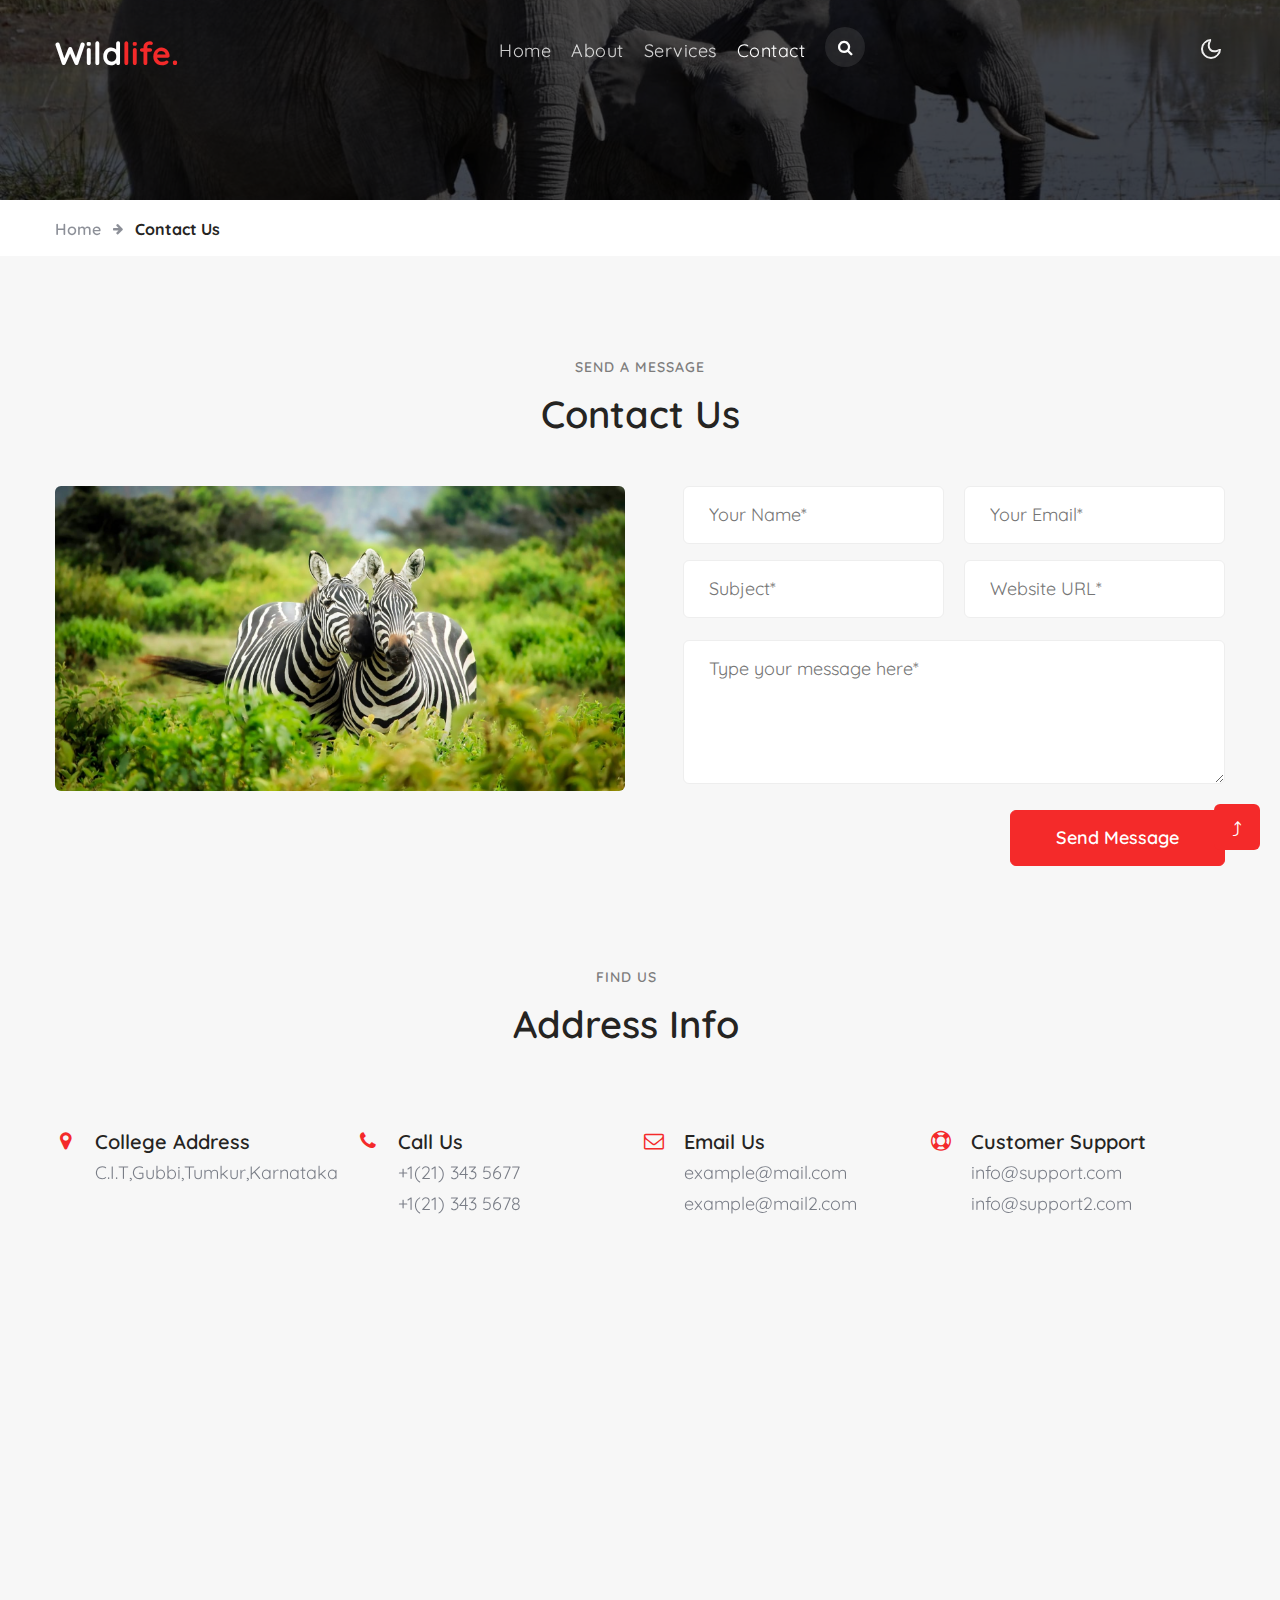
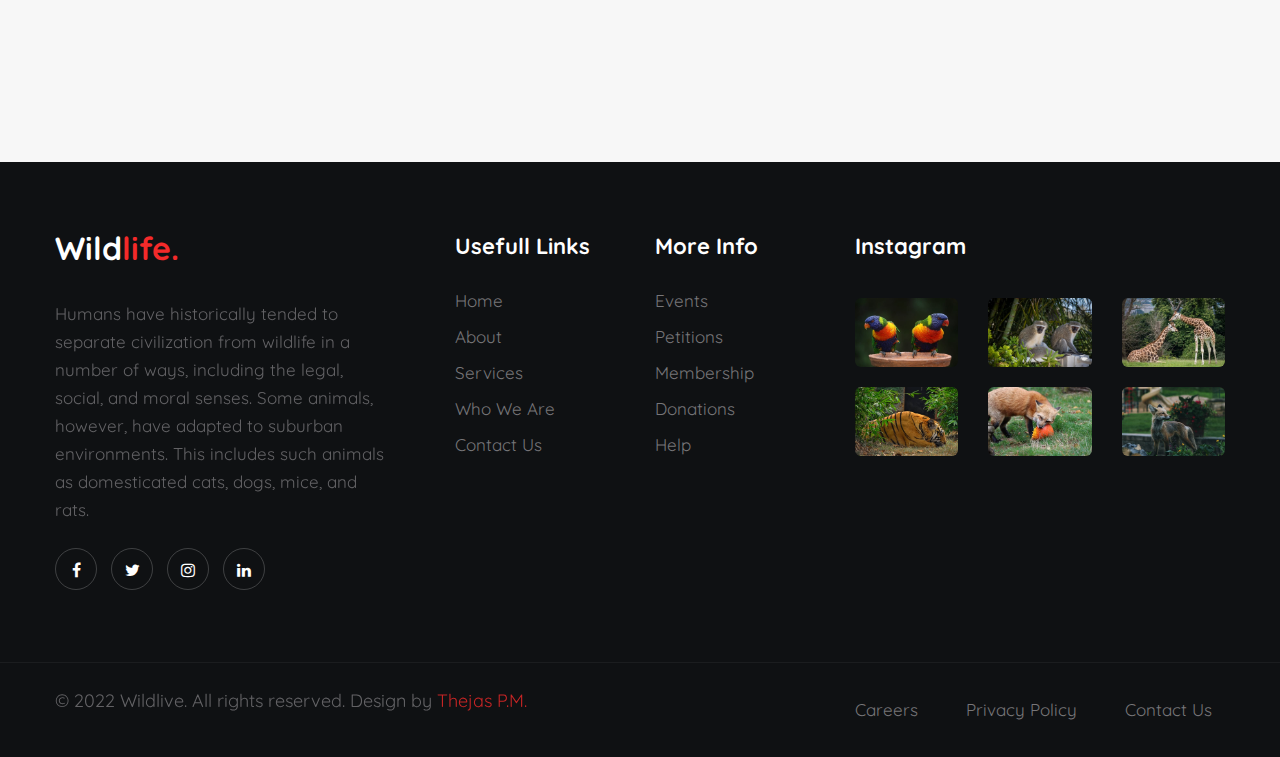
<file: contact.html>
<!doctype html>
<html lang="zxx">

<head>
  <!-- Required meta tags -->
  <meta charset="utf-8">
  <meta name="viewport" content="width=device-width, initial-scale=1, shrink-to-fit=no">
  <title>Wildlive Animals Category Bootstrap Responsive Web Template | Contact :: W3Layouts </title>
  <link href="//fonts.googleapis.com/css2?family=Quicksand:wght@300;400;500;600;700&display=swap"
    rel="stylesheet">
  <!-- Template CSS -->
  <link rel="stylesheet" href="assets/css/style-starter.css">
</head>

<body>
  <!--header-->
  <header id="site-header" class="w3lhny-head fixed-top">
    <div class="container">
      <nav class="navbar navbar-expand-lg stroke px-0">
        <h1> <a class="navbar-brand" href="index.html">
            Wild<span class="sublog">life.</span>
          </a></h1>
        <!-- if logo is image enable this   
  <a class="navbar-brand" href="#index.html">
      <img src="image-path" alt="Your logo" title="Your logo" style="height:35px;" />
  </a> -->
        <button class="navbar-toggler  collapsed bg-gradient" type="button" data-toggle="collapse"
          data-target="#navbarTogglerDemo02" aria-controls="navbarTogglerDemo02" aria-expanded="false"
          aria-label="Toggle navigation">
          <span class="navbar-toggler-icon fa icon-expand fa-bars"></span>
          <span class="navbar-toggler-icon fa icon-close fa-times"></span>
        </button>

        <div class="collapse navbar-collapse" id="navbarTogglerDemo02">
          <ul class="navbar-nav mx-lg-auto">
            <li class="nav-item">
              <a class="nav-link" href="index.html">Home <span class="sr-only">(current)</span></a>
            </li>
            <li class="nav-item">
              <a class="nav-link" href="about.html">About</a>
            </li>
            <li class="nav-item">
              <a class="nav-link" href="services.html">Services</a>
            </li>
            <li class="nav-item active">
              <a class="nav-link" href="contact.html">Contact</a>
            </li>
            <li class="nav-item mr-lg-3 mr-4" title="Search"><a href="#search" class="search-btn">
                <span class="fa fa-search" aria-hidden="true"></span></a></li>
            <!--/search-right-->
            <!-- search popup -->
            <div id="search" class="pop-overlay">
              <div class="popup">
                <form action="#" method="GET" class="w3l-hnyform d-sm-flex">
                  <input type="search" placeholder="Search.." name="search" required="required" autofocus>
                  <button type="submit">Search</button>
                  <a class="close" href="#url">&times;</a>
                </form>
              </div>
            </div>
            <!-- /search popup -->
            <!--//search-right-->
          </ul>
        </div>
        <!-- toggle switch for light and dark theme -->
        <div class="mobile-position">
          <nav class="navigation">
            <div class="theme-switch-wrapper">
              <label class="theme-switch" for="checkbox">
                <input type="checkbox" id="checkbox">
                <div class="mode-container">
                  <i class="gg-sun"></i>
                  <i class="gg-moon"></i>
                </div>
              </label>
            </div>
          </nav>
        </div>
        <!-- //toggle switch for light and dark theme -->
      </nav>
    </div>
  </header>
  <!--/header-->
  <!--/inner-page-->

  <div class="inner-banner">
  </div>
  <section class="w3l-breadcrumb">
    <div class="container">
      <ul class="breadcrumbs-custom-path">
        <li><a href="index.html">Home</a></li>
        <li class="active"><span class="fa fa-arrow-right mx-2" aria-hidden="true"></span> Contact Us</li>
      </ul>
    </div>
  </section>
  <!--//inner-page-->
 <!-- /contact-section -->
<section class="w3l-contact-2 py-5" id="contact">
  <div class="container py-lg-5 py-md-4 py-2">
    <span class="title-subhny mb-2 text-center">Send a Message</span>
    <h3 class="title-w3l mb-5 text-center">Contact Us</h3>
      <div class="contact-grids d-grid">
          <div class="contact-left-img">
            <img src="assets/images/bg3.jpg" class="img-fluid radius-image" alt="">
          </div>
          <div class="contact-right">
              <form action="https://sendmail.w3layouts.com/submitForm" method="post" class="signin-form">
                  <div class="input-grids">

                      <input type="text" name="w3lName" id="w3lName" placeholder="Your Name*" class="contact-input"
                          required="" />
                      <input type="email" name="w3lSender" id="w3lSender" placeholder="Your Email*"
                          class="contact-input" required="" />
                      <input type="text" name="w3lSubect" id="w3lSubect" placeholder="Subject*" class="contact-input"
                          required="" />
                      <input type="text" name="w3lWebsite" id="w3lWebsite" placeholder="Website URL*" class="contact-input"
                          required="" />
                  </div>
                  <div class="form-input">
                      <textarea name="w3lMessage" id="w3lMessage" placeholder="Type your message here*"
                          required=""></textarea>
                  </div>
                  <div class="form-buttonhny text-lg-right">
                      <button class="btn btn-style btn-primary">Send Message</button>
                  </div>
              </form>
          </div>
      </div>

      <div class="contact-left mt-5 pt-lg-5">
         <span class="title-subhny mb-2 text-center">Find Us</span>
         <h3 class="title-w3l mb-5 text-center">Address Info</h3>
        <div class="cont-details">
            <div class="cont-top margin-up">
                <div class="cont-left text-center">
                    <span class="fa fa-map-marker"></span>
                </div>
                <div class="cont-right">
                    <h6>College Address</h6>
                    <p>C.I.T,Gubbi,Tumkur,Karnataka</p>
                </div>
            </div>
            <div class="cont-top margin-up">
                <div class="cont-left text-center">
                    <span class="fa fa-phone"></span>
                </div>
                <div class="cont-right">
                    <h6>Call Us</h6>
                    <p><a href="tel:+1(21) 343 5677">+1(21) 343 5677</a></p>
                    <p><a href="tel:+1(21) 343 5678">+1(21) 343 5678</a></p>
                </div>
            </div>
            <div class="cont-top margin-up">
                <div class="cont-left text-center">
                    <span class="fa fa-envelope-o"></span>
                </div>
                <div class="cont-right">
                    <h6>Email Us</h6>
                    <p><a href="mailto:example@mail.com" class="mail">example@mail.com</a></p>
                    <p><a href="mailto:example@mail2.com" class="mail">example@mail2.com</a></p>
                </div>
            </div>
            <div class="cont-top margin-up">
                <div class="cont-left text-center">
                    <span class="fa fa-life-ring"></span>
                </div>
                <div class="cont-right">
                    <h6>Customer Support</h6>
                    <p><a href="mailto:info@support.com" class="mail">info@support.com</a></p>
                    <p><a href="mailto:info@support2.com" class="mail">info@support2.com</a></p>
                </div>
            </div>
        </div>
        </div>

        <div class="map-iframe mt-5">
          <iframe
              src="https://www.google.com/maps/embed?pb=!1m18!1m12!1m3!1d3882.617541030444!2d76.93755511404693!3d13.311815010925123!2m3!1f0!2f0!3f0!3m2!1i1024!2i768!4f13.1!3m3!1m2!1s0x3bb0256d595f0c0b%3A0x385155be731c4db2!2sCIT%20tumkur!5e0!3m2!1sen!2sin!4v1654553476336!5m2!1sen!2sin"
              width="100%" height="400" frameborder="0" style="border: 0px;" allowfullscreen=""></iframe>
        </div>
    </div>
</section>

<!-- //contact-section -->
  <!-- footer -->
  <footer class="w3l-footer-29-main">
    <div class="footer-29-w3l py-5">
      <div class="container py-lg-4">
        <div class="row footer-top-29">
          <div class="col-lg-4 col-md-6 col-sm-7 footer-list-29 footer-1 pr-lg-5">
            <div class="footer-logo mb-3">
              <a class="footer-brand-logo" href="index.html">Wild<span class="sublog">life.</span></a>

            </div>
            <p>Humans have historically tended to separate civilization from wildlife in a number of ways, including the legal, social, and moral senses. Some animals, however, have adapted to suburban environments. This includes such animals as domesticated cats, dogs, mice, and rats.</p>
            <div class="main-social-footer-29 mt-4">
              <a href="#facebook" class="facebook"><span class="fa fa-facebook"></span></a>
              <a href="#twitter" class="twitter"><span class="fa fa-twitter"></span></a>
              <a href="#instagram" class="instagram"><span class="fa fa-instagram"></span></a>
              <a href="#linkedin" class="linkedin"><span class="fa fa-linkedin"></span></a>
            </div>
          </div>
          <div class="col-lg-2 col-md-6 col-sm-5 col-6 footer-list-29 footer-2 mt-sm-0 mt-5">

            <ul>
              <h6 class="footer-title-29">Usefull Links</h6>
              <li><a href="index.html">Home</a></li>
              <li><a href="about.html">About</a></li>
              <li><a href="services.html">Services</a></li>

              <li><a href="#who">Who We Are</a></li>

              <li><a href="contact.html">Contact us</a></li>
            </ul>
          </div>
          <div class="col-lg-2 col-md-6 col-sm-5 col-6 footer-list-29 footer-3 mt-lg-0 mt-5">
            <h6 class="footer-title-29">More Info</h6>
            <ul>
              <li><a href="blog.html">Events</a></li>
              <li><a href="#petitions">Petitions</a></li>
              <li><a href="#member">
                  Membership</a></li>
              <li><a href="#donate">Donations</a></li>
              <li><a href="#help">Help</a></li>


            </ul>

          </div>
          <div class="col-lg-4 col-md-6 col-sm-7 footer-list-29 footer-4 mt-lg-0 mt-5">
            <h6 class="footer-title-29">Instagram
            </h6>
   <ul class="w3linst-imgs row">
              <li class="col-4"><a href="#"><img src="assets/images/b1.jpg" alt="" class="radius-image img-fluid"></a>
              </li>
              <li class="col-4"><a href="#"><img src="assets/images/b2.jpg" alt="" class="radius-image img-fluid"></a>
              </li>
              <li class="col-4"><a href="#"><img src="assets/images/b3.jpg" alt="" class="radius-image img-fluid"></a>
              </li>
              <li class="col-4"><a href="#"><img src="assets/images/b4.jpg" alt="" class="radius-image img-fluid"></a>
              </li>
              <li class="col-4"><a href="#"><img src="assets/images/b5.jpg" alt="" class="radius-image img-fluid"></a>
              </li>
              <li class="col-4"><a href="#"><img src="assets/images/b6.jpg" alt="" class="radius-image img-fluid"></a>
              </li>
             
            </ul>

          </div>
        </div>
      </div>
    </div>
    <!-- //footer -->

    <!-- copyright -->
    <section class="w3l-copyright">
      <div class="container">
        <div class="row bottom-copies">
          <p class="col-lg-8 copy-footer-29">© 2022 Wildlive. All rights reserved. Design by <a
              href="" target="_blank">
              Thejas P.M.</a></p>

          <div class="col-lg-4 footer-list-29">
            <ul class="d-flex text-lg-right">
              <li><a href="#careers"> Careers</a></li>
              <li class="mx-lg-5 mx-md-4 mx-3"><a href="#privacymy-lg-0 my-4">Privacy Policy</a></li>
              <li><a href="contact.html">Contact us</a></li>
            </ul>
          </div>

        </div>
      </div>
    </section>
    <!-- move top -->
    <button onclick="topFunction()" id="movetop" title="Go to top">
      &#10548;
    </button>
    <script>
      // When the user scrolls down 20px from the top of the document, show the button
      window.onscroll = function () {
        scrollFunction()
      };

      function scrollFunction() {
        if (document.body.scrollTop > 20 || document.documentElement.scrollTop > 20) {
          document.getElementById("movetop").style.display = "block";
        } else {
          document.getElementById("movetop").style.display = "none";
        }
      }

      // When the user clicks on the button, scroll to the top of the document
      function topFunction() {
        document.body.scrollTop = 0;
        document.documentElement.scrollTop = 0;
      }
    </script>
    <!-- /move top -->
  </footer>

  <!-- //copyright -->
  <!-- Template JavaScript -->
  <script src="assets/js/jquery-3.3.1.min.js"></script>
  <script src="assets/js/theme-change.js"></script>

  <!--/MENU-JS-->
  <script>
    $(window).on("scroll", function () {
      var scroll = $(window).scrollTop();

      if (scroll >= 80) {
        $("#site-header").addClass("nav-fixed");
      } else {
        $("#site-header").removeClass("nav-fixed");
      }
    });

    //Main navigation Active Class Add Remove
    $(".navbar-toggler").on("click", function () {
      $("header").toggleClass("active");
    });
    $(document).on("ready", function () {
      if ($(window).width() > 991) {
        $("header").removeClass("active");
      }
      $(window).on("resize", function () {
        if ($(window).width() > 991) {
          $("header").removeClass("active");
        }
      });
    });
  </script>
  <!--//MENU-JS-->

  <script src="assets/js/bootstrap.min.js"></script>

</body>

</html>
</file>
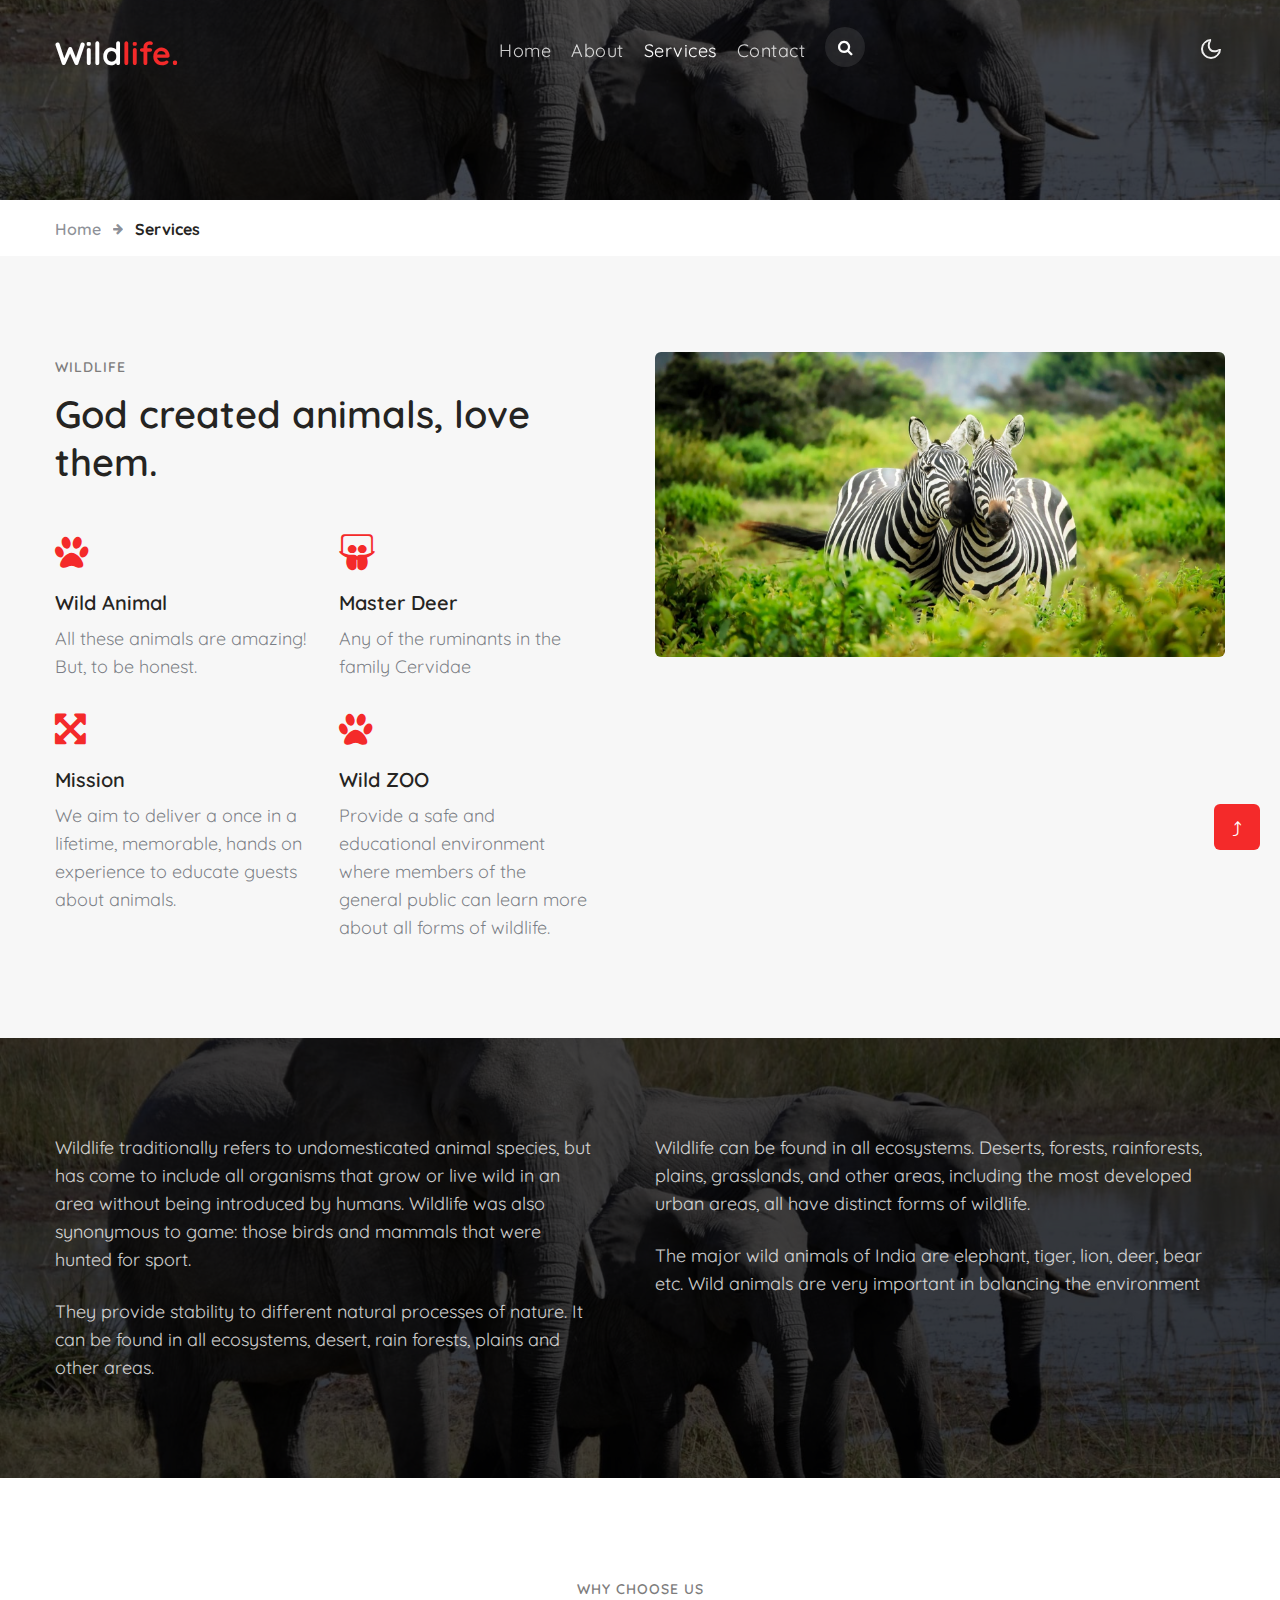
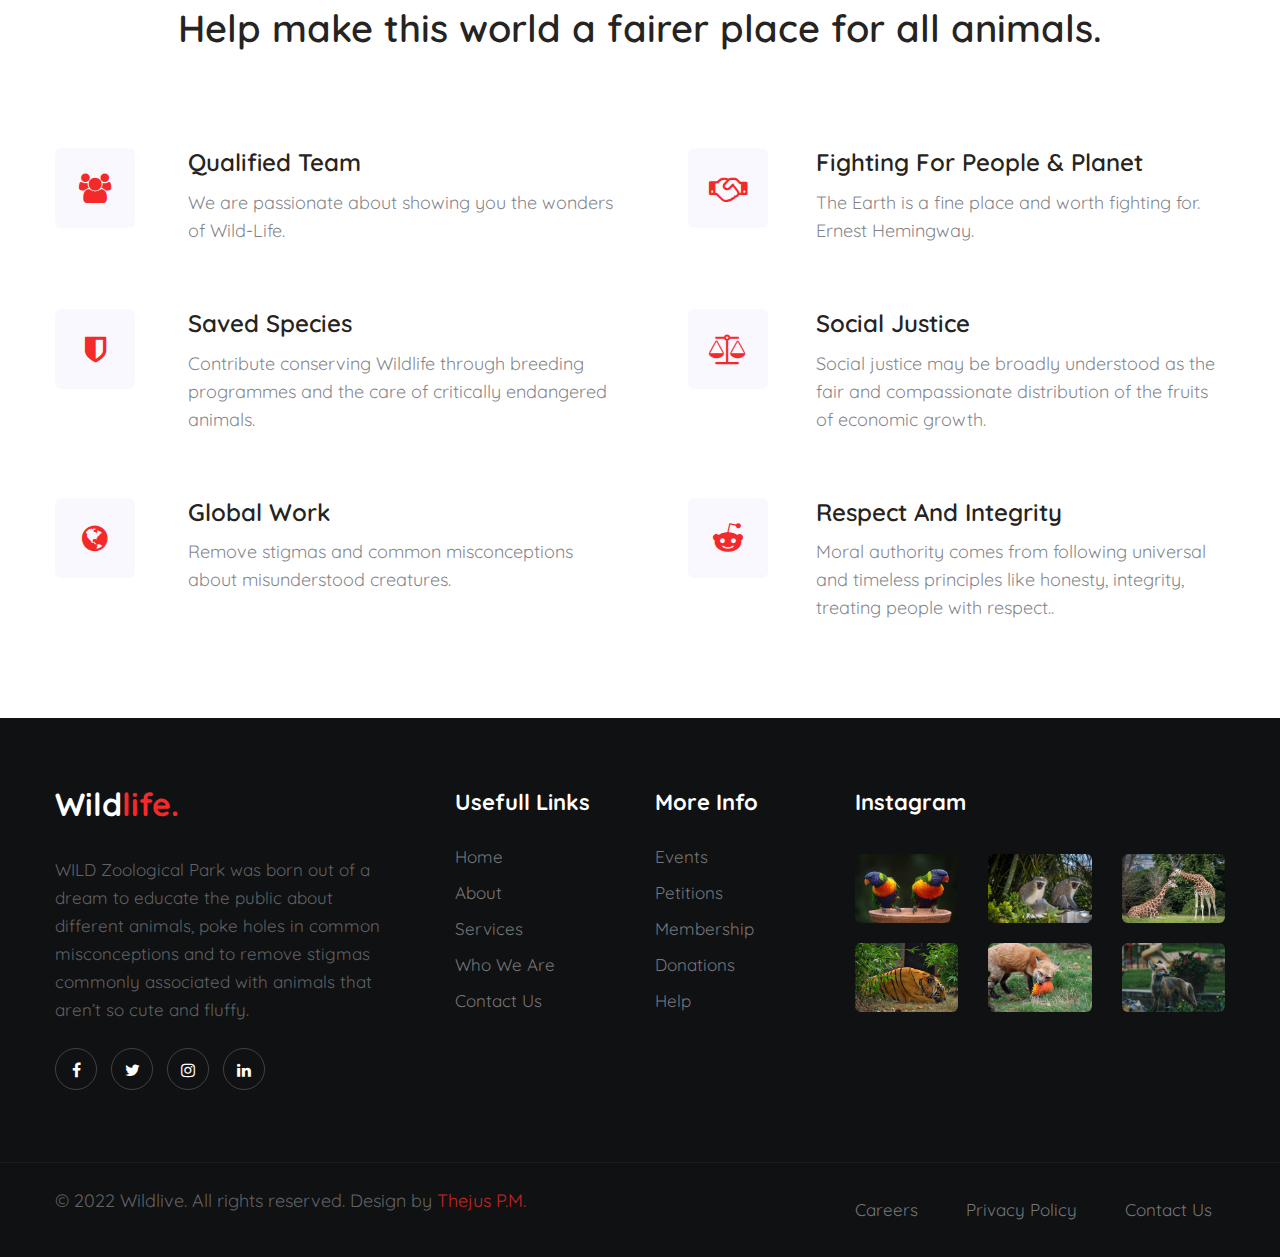
<file: services.html>
<!doctype html>
<html lang="zxx">

<head>
  <!-- Required meta tags -->
  <meta charset="utf-8">
  <meta name="viewport" content="width=device-width, initial-scale=1, shrink-to-fit=no">
  <title>Services</title>
  <link href="//fonts.googleapis.com/css2?family=Quicksand:wght@300;400;500;600;700&display=swap" rel="stylesheet">
  <!-- Template CSS -->
  <link rel="stylesheet" href="assets/css/style-starter.css">
</head>

<body>
  <!--header-->
  <header id="site-header" class="w3lhny-head fixed-top">
    <div class="container">
      <nav class="navbar navbar-expand-lg stroke px-0">
        <h1> <a class="navbar-brand" href="index.html">
            Wild<span class="sublog">life.</span>
          </a></h1>
        <!-- if logo is image enable this   
  <a class="navbar-brand" href="#index.html">
      <img src="image-path" alt="Your logo" title="Your logo" style="height:35px;" />
  </a> -->
        <button class="navbar-toggler  collapsed bg-gradient" type="button" data-toggle="collapse"
          data-target="#navbarTogglerDemo02" aria-controls="navbarTogglerDemo02" aria-expanded="false"
          aria-label="Toggle navigation">
          <span class="navbar-toggler-icon fa icon-expand fa-bars"></span>
          <span class="navbar-toggler-icon fa icon-close fa-times"></span>
        </button>

        <div class="collapse navbar-collapse" id="navbarTogglerDemo02">
          <ul class="navbar-nav mx-lg-auto">
            <li class="nav-item">
              <a class="nav-link" href="index.html">Home <span class="sr-only">(current)</span></a>
            </li>
            <li class="nav-item">
              <a class="nav-link" href="about.html">About</a>
            </li>
            <li class="nav-item active">
              <a class="nav-link" href="services.html">Services</a>
            </li>
            <li class="nav-item">
              <a class="nav-link" href="contact.html">Contact</a>
            </li>
            <li class="nav-item mr-lg-3 mr-4" title="Search"><a href="#search" class="search-btn">
                <span class="fa fa-search" aria-hidden="true"></span></a></li>
            <!--/search-right-->
            <!-- search popup -->
            <div id="search" class="pop-overlay">
              <div class="popup">
                <form action="#" method="GET" class="w3l-hnyform d-sm-flex">
                  <input type="search" placeholder="Search.." name="search" required="required" autofocus>
                  <button type="submit">Search</button>
                  <a class="close" href="#url">&times;</a>
                </form>
              </div>
            </div>
            <!-- /search popup -->
            <!--//search-right-->
          </ul>
        </div>
        <!-- toggle switch for light and dark theme -->
        <div class="mobile-position">
          <nav class="navigation">
            <div class="theme-switch-wrapper">
              <label class="theme-switch" for="checkbox">
                <input type="checkbox" id="checkbox">
                <div class="mode-container">
                  <i class="gg-sun"></i>
                  <i class="gg-moon"></i>
                </div>
              </label>
            </div>
          </nav>
        </div>
        <!-- //toggle switch for light and dark theme -->
      </nav>
    </div>
  </header>
  <!--/header-->
  <!--/inner-page-->

  <div class="inner-banner">
  </div>
  <section class="w3l-breadcrumb">
    <div class="container">
      <ul class="breadcrumbs-custom-path">
        <li><a href="index.html">Home</a></li>
        <li class="active"><span class="fa fa-arrow-right mx-2" aria-hidden="true"></span> Services</li>
      </ul>
    </div>
  </section>
  <!--//inner-page-->
  <!-- services-page-->
  <section class="w3l-index3" id="services1">
    <div class="midd-w3 py-5">
      <div class="container py-lg-5 py-md-3">
        <div class="row cwp23-content">
          <div class="col-lg-6 cwp23-text pr-lg-5">
            <div class="cwp23-title">
              <span class="title-subhny mb-2">Wildlife</span>
              <h3 class="title-w3l mb-5">God created animals, love them. </h3>
            </div>
            <div class="cwp23-text-cols">
              <div class="column">
                <span class="fa fa-paw" aria-hidden="true"></span>
                <a href="#">Wild Animal</a>
                <p>All these animals are amazing! But, to be honest. </p>
              </div>
              <div class="column">
                <span class="fa fa-slideshare" aria-hidden="true"></span>
                <a href="#">Master Deer</a>
                <p>Any of the ruminants in the family Cervidae </p>
              </div>
              <div class="column">
                <span class="fa fa-arrows-alt" aria-hidden="true"></span>
                <a href="#">Mission</a>
                <p>We aim to deliver a once in a lifetime, memorable, hands on experience to educate guests about
                  animals. </p>
              </div>
              <div class="column">
                <span class="fa fa-paw" aria-hidden="true"></span>
                <a href="#">Wild ZOO</a>
                <p>Provide a safe and educational environment where members of the general public can learn more about
                  all forms of wildlife. </p>
              </div>
            </div>
          </div>
          <div class="col-6 cwp23-img mt-lg-0 mt-5">
            <img src="assets/images/bg3.jpg" alt="" class="radius-image img-fluid">
          </div>
        </div>
      </div>
    </div>
  </section>
  <!-- //services-page-->
  <!-- stats -->
  <section class="w3l-stats py-5" id="services2">
    <div class="gallery-inner container py-sm-5">
      <div class="row services-2-grids">
        <div class="col-lg-6 services-2-gd pr-lg-5">
          <p class="">Wildlife traditionally refers to undomesticated animal species, but has come to include all
            organisms that grow or live wild in an area without being introduced by humans. Wildlife was also synonymous
            to game: those birds and mammals that were hunted for sport. </p>
          <p class="mt-4">
            They provide stability to different natural processes of nature. It can be found in all ecosystems, desert,
            rain forests, plains and other areas.
          </p>

        </div>
        <div class="col-lg-6 services-2-gd mt-lg-0 mt-5">
          <p class="">Wildlife can be found in all ecosystems. Deserts, forests, rainforests, plains, grasslands, and
            other areas, including the most developed urban areas, all have distinct forms of wildlife. </p>
          <p class="mt-4">
            The major wild animals of India are elephant, tiger, lion, deer, bear etc. Wild animals are very important
            in balancing the environment
          </p>

        </div>

      </div>
    </div>
  </section>
  <!-- //stats -->
  <!-- /w3l-content-4-->
  <section class="w3l-content-4 py-5" id="features">
    <div class="content-4-main py-lg-5 py-md-4 py-2">
      <div class="container">
        <div class="title-content text-center">
          <h3 class="title-subhny"> Why choose us</h3>
          <h3 class="title-w3l mx-lg-5">Help make this world a fairer place for all animals.</h3>
        </div>
        <div class="content-info-in row mt-5 pt-lg-5">
          <div class="content-left col-lg-6">
            <div class="row content4-right-grids mb-sm-5 mb-4 pb-3">
              <div class="col-2 content4-right-icon">
                <div class="content4-icon icon-clr1">
                  <span class="fa fa-users"></span>
                </div>
              </div>
              <div class="col-10 content4-right-info pl-lg-5">
                <h6><a href="#url">Qualified Team</a></h6>
                <p>We are passionate about showing you the wonders of Wild-Life.</p>
              </div>
            </div>
            <div class="row content4-right-grids mb-sm-5 mb-4 pb-3">
              <div class="col-2 content4-right-icon">
                <div class="content4-icon icon-clr2">
                  <span class="fa fa-shield"></span>
                </div>
              </div>
              <div class="col-10 content4-right-info pl-lg-5">
                <h6><a href="#url"> Saved Species</a></h6>
                <p>Contribute conserving Wildlife through breeding programmes and the care of critically endangered
                  animals.</p>
              </div>
            </div>
            <div class="row content4-right-grids">
              <div class="col-2 content4-right-icon">
                <div class="content4-icon icon-clr3">
                  <span class="fa fa-globe"></span>
                </div>
              </div>
              <div class="col-10 content4-right-info pl-lg-5">
                <h6><a href="#url">Global Work</a></h6>
                <p>Remove stigmas and common misconceptions about misunderstood creatures.</p>
              </div>
            </div>
          </div>
          <div class="content-right col-lg-6 mt-lg-0 mt-5 pl-lg-5">
            <div class="row content4-right-grids mb-sm-5 mb-4 pb-3">
              <div class="col-2 content4-right-icon">
                <div class="content4-icon icon-clr4">
                  <span class="fa fa-handshake-o"></span>
                </div>
              </div>
              <div class="col-10 content4-right-info pl-lg-5">
                <h6><a href="#url"> Fighting For People & Planet</a></h6>
                <p>The Earth is a fine place and worth fighting for. Ernest Hemingway.</p>
              </div>
            </div>
            <div class="row content4-right-grids mb-sm-5 mb-4 pb-3">
              <div class="col-2 content4-right-icon">
                <div class="content4-icon icon-clr5">
                  <span class="fa fa-balance-scale"></span>
                </div>
              </div>
              <div class="col-10 content4-right-info pl-lg-5">
                <h6><a href="#url"> Social Justice</a></h6>
                <p>Social justice may be broadly understood as the fair and compassionate distribution of the fruits of
                  economic growth.</p>
              </div>
            </div>
            <div class="row content4-right-grids">
              <div class="col-2 content4-right-icon">
                <div class="content4-icon icon-clr6">
                  <span class="fa fa-reddit-alien"></span>
                </div>
              </div>
              <div class="col-10 content4-right-info pl-lg-5">
                <h6><a href="#url">Respect And Integrity</a></h6>
                <p>Moral authority comes from following universal and timeless principles like honesty, integrity,
                  treating people with respect..</p>
              </div>
            </div>
          </div>
        </div>
      </div>
    </div>
  </section>
  <!-- //w3l-content-4-->
  <!-- footer -->
  <footer class="w3l-footer-29-main">
    <div class="footer-29-w3l py-5">
      <div class="container py-lg-4">
        <div class="row footer-top-29">
          <div class="col-lg-4 col-md-6 col-sm-7 footer-list-29 footer-1 pr-lg-5">
            <div class="footer-logo mb-3">
              <a class="footer-brand-logo" href="index.html">Wild<span class="sublog">life.</span></a>

            </div>
            <p>WILD Zoological Park was born out of a dream to educate the public about different animals, poke holes in
              common misconceptions and to remove stigmas commonly associated with animals that aren’t so cute and
              fluffy.

            </p>
            <div class="main-social-footer-29 mt-4">
              <a href="#facebook" class="facebook"><span class="fa fa-facebook"></span></a>
              <a href="#twitter" class="twitter"><span class="fa fa-twitter"></span></a>
              <a href="#instagram" class="instagram"><span class="fa fa-instagram"></span></a>
              <a href="#linkedin" class="linkedin"><span class="fa fa-linkedin"></span></a>
            </div>
          </div>
          <div class="col-lg-2 col-md-6 col-sm-5 col-6 footer-list-29 footer-2 mt-sm-0 mt-5">

            <ul>
              <h6 class="footer-title-29">Usefull Links</h6>
              <li><a href="index.html">Home</a></li>
              <li><a href="about.html">About</a></li>
              <li><a href="services.html">Services</a></li>

              <li><a href="#who">Who We Are</a></li>

              <li><a href="contact.html">Contact us</a></li>
            </ul>
          </div>
          <div class="col-lg-2 col-md-6 col-sm-5 col-6 footer-list-29 footer-3 mt-lg-0 mt-5">
            <h6 class="footer-title-29">More Info</h6>
            <ul>
              <li><a href="blog.html">Events</a></li>
              <li><a href="#petitions">Petitions</a></li>
              <li><a href="#member">
                  Membership</a></li>
              <li><a href="#donate">Donations</a></li>
              <li><a href="#help">Help</a></li>


            </ul>

          </div>
          <div class="col-lg-4 col-md-6 col-sm-7 footer-list-29 footer-4 mt-lg-0 mt-5">
            <h6 class="footer-title-29">Instagram
            </h6>

            <ul class="w3linst-imgs row">
              <li class="col-4"><a href="#"><img src="assets/images/b1.jpg" alt="" class="radius-image img-fluid"></a>
              </li>
              <li class="col-4"><a href="#"><img src="assets/images/b2.jpg" alt="" class="radius-image img-fluid"></a>
              </li>
              <li class="col-4"><a href="#"><img src="assets/images/b3.jpg" alt="" class="radius-image img-fluid"></a>
              </li>
              <li class="col-4"><a href="#"><img src="assets/images/b4.jpg" alt="" class="radius-image img-fluid"></a>
              </li>
              <li class="col-4"><a href="#"><img src="assets/images/b5.jpg" alt="" class="radius-image img-fluid"></a>
              </li>
              <li class="col-4"><a href="#"><img src="assets/images/b6.jpg" alt="" class="radius-image img-fluid"></a>
              </li>

            </ul>

          </div>
        </div>
      </div>
    </div>
    <!-- //footer -->

    <!-- copyright -->
    <section class="w3l-copyright">
      <div class="container">
        <div class="row bottom-copies">
          <p class="col-lg-8 copy-footer-29">© 2022 Wildlive. All rights reserved. Design by <a
              href="" target="_blank">
              Thejus P.M.</a></p>

          <div class="col-lg-4 footer-list-29">
            <ul class="d-flex text-lg-right">
              <li><a href="#careers"> Careers</a></li>
              <li class="mx-lg-5 mx-md-4 mx-3"><a href="#privacymy-lg-0 my-4">Privacy Policy</a></li>
              <li><a href="contact.html">Contact us</a></li>
            </ul>
          </div>

        </div>
      </div>
    </section>
    <!-- move top -->
    <button onclick="topFunction()" id="movetop" title="Go to top">
      &#10548;
    </button>
    <script>
      // When the user scrolls down 20px from the top of the document, show the button
      window.onscroll = function () {
        scrollFunction()
      };

      function scrollFunction() {
        if (document.body.scrollTop > 20 || document.documentElement.scrollTop > 20) {
          document.getElementById("movetop").style.display = "block";
        } else {
          document.getElementById("movetop").style.display = "none";
        }
      }

      // When the user clicks on the button, scroll to the top of the document
      function topFunction() {
        document.body.scrollTop = 0;
        document.documentElement.scrollTop = 0;
      }
    </script>
    <!-- /move top -->
  </footer>

  <!-- //copyright -->
  <!-- Template JavaScript -->
  <script src="assets/js/jquery-3.3.1.min.js"></script>
  <script src="assets/js/theme-change.js"></script>

  <!--/MENU-JS-->
  <script>
    $(window).on("scroll", function () {
      var scroll = $(window).scrollTop();

      if (scroll >= 80) {
        $("#site-header").addClass("nav-fixed");
      } else {
        $("#site-header").removeClass("nav-fixed");
      }
    });

    //Main navigation Active Class Add Remove
    $(".navbar-toggler").on("click", function () {
      $("header").toggleClass("active");
    });
    $(document).on("ready", function () {
      if ($(window).width() > 991) {
        $("header").removeClass("active");
      }
      $(window).on("resize", function () {
        if ($(window).width() > 991) {
          $("header").removeClass("active");
        }
      });
    });
  </script>
  <!--//MENU-JS-->

  <script src="assets/js/bootstrap.min.js"></script>

</body>

</html>
</file>
<file: assets/css/style-starter.css>
@charset "UTF-8";

/*--
Author: W3layouts
Author URL: http://w3layouts.com
--*/
/*!
 * Bootstrap v4.4.1 (https://getbootstrap.com/)
 * Copyright 2011-2019 The Bootstrap Authors
 * Copyright 2011-2019 Twitter, Inc.
 * Licensed under MIT (https://github.com/twbs/bootstrap/blob/master/LICENSE)
 */
:root {
  --blue: #007bff;
  --indigo: #6610f2;
  --purple: #6f42c1;
  --pink: #e83e8c;
  --red: #dc3545;
  --orange: #fd7e14;
  --yellow: #ffc107;
  --green: #28a745;
  --teal: #20c997;
  --cyan: #17a2b8;
  --white: #fff;
  --gray: #6c757d;
  --gray-dark: #343a40;
  --primary: #F42A2A;
  --secondary: #f8b195;
  --success: #28a745;
  --info: #17a2b8;
  --warning: #ffc107;
  --danger: #dc3545;
  --light: #f8f9fa;
  --dark: #343a40;
  --breakpoint-xs: 0;
  --breakpoint-sm: 576px;
  --breakpoint-md: 768px;
  --breakpoint-lg: 992px;
  --breakpoint-xl: 1200px;
  --font-family-sans-serif: -apple-system, BlinkMacSystemFont, "Segoe UI", Roboto, "Helvetica Neue", Arial, "Noto Sans", sans-serif, "Apple Color Emoji", "Segoe UI Emoji", "Segoe UI Symbol", "Noto Color Emoji";
  --font-family-monospace: SFMono-Regular, Menlo, Monaco, Consolas, "Liberation Mono", "Courier New", monospace;
}

*,
*::before,
*::after {
  box-sizing: border-box;
}

html {
  font-family: sans-serif;
  line-height: 1.15;
  -webkit-text-size-adjust: 100%;
  -webkit-tap-highlight-color: rgba(0, 0, 0, 0);
}

article,
aside,
figcaption,
figure,
footer,
header,
hgroup,
main,
nav,
section {
  display: block;
}

body {
  margin: 0;
  font-family: -apple-system, BlinkMacSystemFont, "Segoe UI", Roboto, "Helvetica Neue", Arial, "Noto Sans", sans-serif, "Apple Color Emoji", "Segoe UI Emoji", "Segoe UI Symbol", "Noto Color Emoji";
  font-size: 1rem;
  font-weight: 400;
  line-height: 1.5;
  color: #212529;
  text-align: left;
  background-color: #fff;
}

[tabindex="-1"]:focus:not(:focus-visible) {
  outline: 0 !important;
}

hr {
  box-sizing: content-box;
  height: 0;
  overflow: visible;
}

h1,
h2,
h3,
h4,
h5,
h6 {
  margin-top: 0;
  margin-bottom: 0.5rem;
}

p {
  margin-top: 0;
  margin-bottom: 1rem;
}

abbr[title],
abbr[data-original-title] {
  text-decoration: underline;
  -webkit-text-decoration: underline dotted;
  text-decoration: underline dotted;
  cursor: help;
  border-bottom: 0;
  -webkit-text-decoration-skip-ink: none;
  text-decoration-skip-ink: none;
}

address {
  margin-bottom: 1rem;
  font-style: normal;
  line-height: inherit;
}

ol,
ul,
dl {
  margin-top: 0;
  margin-bottom: 1rem;
}

ol ol,
ul ul,
ol ul,
ul ol {
  margin-bottom: 0;
}

dt {
  font-weight: 700;
}

dd {
  margin-bottom: .5rem;
  margin-left: 0;
}

blockquote {
  margin: 0 0 1rem;
}

b,
strong {
  font-weight: bolder;
}

small {
  font-size: 80%;
}

sub,
sup {
  position: relative;
  font-size: 75%;
  line-height: 0;
  vertical-align: baseline;
}

sub {
  bottom: -.25em;
}

sup {
  top: -.5em;
}

a {
  color: #F42A2A;
  text-decoration: none;
  background-color: transparent;
}

a:hover {
  color: #5431ac;
  text-decoration: underline;
}

a:not([href]) {
  color: inherit;
  text-decoration: none;
}

a:not([href]):hover {
  color: inherit;
  text-decoration: none;
}

pre,
code,
kbd,
samp {
  font-family: SFMono-Regular, Menlo, Monaco, Consolas, "Liberation Mono", "Courier New", monospace;
  font-size: 1em;
}

pre {
  margin-top: 0;
  margin-bottom: 1rem;
  overflow: auto;
}

figure {
  margin: 0 0 1rem;
}

img {
  vertical-align: middle;
  border-style: none;
}

svg {
  overflow: hidden;
  vertical-align: middle;
}

table {
  border-collapse: collapse;
}

caption {
  padding-top: 0.75rem;
  padding-bottom: 0.75rem;
  color: #6c757d;
  text-align: left;
  caption-side: bottom;
}

th {
  text-align: inherit;
}

label {
  display: inline-block;
  margin-bottom: 0.5rem;
}

button {
  border-radius: 0;
}

button:focus {
  outline: 1px dotted;
  outline: 5px auto -webkit-focus-ring-color;
}

input,
button,
select,
optgroup,
textarea {
  margin: 0;
  font-family: inherit;
  font-size: inherit;
  line-height: inherit;
}

button,
input {
  overflow: visible;
}

button,
select {
  text-transform: none;
}

select {
  word-wrap: normal;
}

button,
[type="button"],
[type="reset"],
[type="submit"] {
  -webkit-appearance: button;
}

button:not(:disabled),
[type="button"]:not(:disabled),
[type="reset"]:not(:disabled),
[type="submit"]:not(:disabled) {
  cursor: pointer;
}

button::-moz-focus-inner,
[type="button"]::-moz-focus-inner,
[type="reset"]::-moz-focus-inner,
[type="submit"]::-moz-focus-inner {
  padding: 0;
  border-style: none;
}

input[type="radio"],
input[type="checkbox"] {
  box-sizing: border-box;
  padding: 0;
}

input[type="date"],
input[type="time"],
input[type="datetime-local"],
input[type="month"] {
  -webkit-appearance: listbox;
}

textarea {
  overflow: auto;
  resize: vertical;
}

fieldset {
  min-width: 0;
  padding: 0;
  margin: 0;
  border: 0;
}

legend {
  display: block;
  width: 100%;
  max-width: 100%;
  padding: 0;
  margin-bottom: .5rem;
  font-size: 1.5rem;
  line-height: inherit;
  color: inherit;
  white-space: normal;
}

@media (max-width: 1200px) {
  legend {
    font-size: calc(1.275rem + 0.3vw);
  }
}

progress {
  vertical-align: baseline;
}

[type="number"]::-webkit-inner-spin-button,
[type="number"]::-webkit-outer-spin-button {
  height: auto;
}

[type="search"] {
  outline-offset: -2px;
  -webkit-appearance: none;
}

[type="search"]::-webkit-search-decoration {
  -webkit-appearance: none;
}

::-webkit-file-upload-button {
  font: inherit;
  -webkit-appearance: button;
}

output {
  display: inline-block;
}

summary {
  display: list-item;
  cursor: pointer;
}

template {
  display: none;
}

[hidden] {
  display: none !important;
}

h1,
h2,
h3,
h4,
h5,
h6,
.h1,
.h2,
.h3,
.h4,
.h5,
.h6 {
  margin-bottom: 0.5rem;
  font-weight: 500;
  line-height: 1.2;
}

h1,
.h1 {
  font-size: 2.5rem;
}

@media (max-width: 1200px) {

  h1,
  .h1 {
    font-size: calc(1.375rem + 1.5vw);
  }
}

h2,
.h2 {
  font-size: 2rem;
}

@media (max-width: 1200px) {

  h2,
  .h2 {
    font-size: calc(1.325rem + 0.9vw);
  }
}

h3,
.h3 {
  font-size: 1.75rem;
}

@media (max-width: 1200px) {

  h3,
  .h3 {
    font-size: calc(1.3rem + 0.6vw);
  }
}

h4,
.h4 {
  font-size: 1.5rem;
}

@media (max-width: 1200px) {

  h4,
  .h4 {
    font-size: calc(1.275rem + 0.3vw);
  }
}

h5,
.h5 {
  font-size: 1.25rem;
}

h6,
.h6 {
  font-size: 1rem;
}

.lead {
  font-size: 1.25rem;
  font-weight: 300;
}

.display-1 {
  font-size: 6rem;
  font-weight: 300;
  line-height: 1.2;
}

@media (max-width: 1200px) {
  .display-1 {
    font-size: calc(1.725rem + 5.7vw);
  }
}

.display-2 {
  font-size: 5.5rem;
  font-weight: 300;
  line-height: 1.2;
}

@media (max-width: 1200px) {
  .display-2 {
    font-size: calc(1.675rem + 5.1vw);
  }
}

.display-3 {
  font-size: 4.5rem;
  font-weight: 300;
  line-height: 1.2;
}

@media (max-width: 1200px) {
  .display-3 {
    font-size: calc(1.575rem + 3.9vw);
  }
}

.display-4 {
  font-size: 3.5rem;
  font-weight: 300;
  line-height: 1.2;
}

@media (max-width: 1200px) {
  .display-4 {
    font-size: calc(1.475rem + 2.7vw);
  }
}

hr {
  margin-top: 1rem;
  margin-bottom: 1rem;
  border: 0;
  border-top: 1px solid rgba(0, 0, 0, 0.1);
}

small,
.small {
  font-size: 80%;
  font-weight: 400;
}

mark,
.mark {
  padding: 0.2em;
  background-color: #fcf8e3;
}

.list-unstyled {
  padding-left: 0;
  list-style: none;
}

.list-inline {
  padding-left: 0;
  list-style: none;
}

.list-inline-item {
  display: inline-block;
}

.list-inline-item:not(:last-child) {
  margin-right: 0.5rem;
}

.initialism {
  font-size: 90%;
  text-transform: uppercase;
}

.blockquote {
  margin-bottom: 1rem;
  font-size: 1.25rem;
}

.blockquote-footer {
  display: block;
  font-size: 80%;
  color: #6c757d;
}

.blockquote-footer::before {
  content: "\2014\00A0";
}

.img-fluid {
  max-width: 100%;
  height: auto;
}

.img-thumbnail {
  padding: 0.25rem;
  background-color: #fff;
  border: 1px solid #dee2e6;
  border-radius: 0.25rem;
  max-width: 100%;
  height: auto;
}

.figure {
  display: inline-block;
}

.figure-img {
  margin-bottom: 0.5rem;
  line-height: 1;
}

.figure-caption {
  font-size: 90%;
  color: #6c757d;
}

code {
  font-size: 87.5%;
  color: #e83e8c;
  word-wrap: break-word;
}

a>code {
  color: inherit;
}

kbd {
  padding: 0.2rem 0.4rem;
  font-size: 87.5%;
  color: #fff;
  background-color: #212529;
  border-radius: 0.2rem;
}

kbd kbd {
  padding: 0;
  font-size: 100%;
  font-weight: 700;
}

pre {
  display: block;
  font-size: 87.5%;
  color: #212529;
}

pre code {
  font-size: inherit;
  color: inherit;
  word-break: normal;
}

.pre-scrollable {
  max-height: 340px;
  overflow-y: scroll;
}

.container {
  width: 100%;
  padding-right: 15px;
  padding-left: 15px;
  margin-right: auto;
  margin-left: auto;
}

@media (min-width: 576px) {
  .container {
    max-width: 540px;
  }
}

@media (min-width: 768px) {
  .container {
    max-width: 720px;
  }
}

@media (min-width: 992px) {
  .container {
    max-width: 960px;
  }
}

@media (min-width: 1200px) {
  .container {
    max-width: 1140px;
  }
}

.container-fluid,
.container-sm,
.container-md,
.container-lg,
.container-xl {
  width: 100%;
  padding-right: 15px;
  padding-left: 15px;
  margin-right: auto;
  margin-left: auto;
}

@media (min-width: 576px) {

  .container,
  .container-sm {
    max-width: 540px;
  }
}

@media (min-width: 768px) {

  .container,
  .container-sm,
  .container-md {
    max-width: 720px;
  }
}

@media (min-width: 992px) {

  .container,
  .container-sm,
  .container-md,
  .container-lg {
    max-width: 960px;
  }
}

@media (min-width: 1200px) {

  .container,
  .container-sm,
  .container-md,
  .container-lg,
  .container-xl {
    max-width: 1140px;
  }
}

.row {
  display: flex;
  flex-wrap: wrap;
  margin-right: -15px;
  margin-left: -15px;
}

.no-gutters {
  margin-right: 0;
  margin-left: 0;
}

.no-gutters>.col,
.no-gutters>[class*="col-"] {
  padding-right: 0;
  padding-left: 0;
}

.col-1,
.col-2,
.col-3,
.col-4,
.col-5,
.col-6,
.col-7,
.col-8,
.col-9,
.col-10,
.col-11,
.col-12,
.col,
.col-auto,
.col-sm-1,
.col-sm-2,
.col-sm-3,
.col-sm-4,
.col-sm-5,
.col-sm-6,
.col-sm-7,
.col-sm-8,
.col-sm-9,
.col-sm-10,
.col-sm-11,
.col-sm-12,
.col-sm,
.col-sm-auto,
.col-md-1,
.col-md-2,
.col-md-3,
.col-md-4,
.col-md-5,
.col-md-6,
.col-md-7,
.col-md-8,
.col-md-9,
.col-md-10,
.col-md-11,
.col-md-12,
.col-md,
.col-md-auto,
.col-lg-1,
.col-lg-2,
.col-lg-3,
.col-lg-4,
.col-lg-5,
.col-lg-6,
.col-lg-7,
.col-lg-8,
.col-lg-9,
.col-lg-10,
.col-lg-11,
.col-lg-12,
.col-lg,
.col-lg-auto,
.col-xl-1,
.col-xl-2,
.col-xl-3,
.col-xl-4,
.col-xl-5,
.col-xl-6,
.col-xl-7,
.col-xl-8,
.col-xl-9,
.col-xl-10,
.col-xl-11,
.col-xl-12,
.col-xl,
.col-xl-auto {
  position: relative;
  width: 100%;
  padding-right: 15px;
  padding-left: 15px;
}

.col {
  flex-basis: 0;
  flex-grow: 1;
  max-width: 100%;
}

.row-cols-1>* {
  flex: 0 0 100%;
  max-width: 100%;
}

.row-cols-2>* {
  flex: 0 0 50%;
  max-width: 50%;
}

.row-cols-3>* {
  flex: 0 0 33.33333%;
  max-width: 33.33333%;
}

.row-cols-4>* {
  flex: 0 0 25%;
  max-width: 25%;
}

.row-cols-5>* {
  flex: 0 0 20%;
  max-width: 20%;
}

.row-cols-6>* {
  flex: 0 0 16.66667%;
  max-width: 16.66667%;
}

.col-auto {
  flex: 0 0 auto;
  width: auto;
  max-width: 100%;
}

.col-1 {
  flex: 0 0 8.33333%;
  max-width: 8.33333%;
}

.col-2 {
  flex: 0 0 16.66667%;
  max-width: 16.66667%;
}

.col-3 {
  flex: 0 0 25%;
  max-width: 25%;
}

.col-4 {
  flex: 0 0 33.33333%;
  max-width: 33.33333%;
}

.col-5 {
  flex: 0 0 41.66667%;
  max-width: 41.66667%;
}

.col-6 {
  flex: 0 0 50%;
  max-width: 50%;
}

.col-7 {
  flex: 0 0 58.33333%;
  max-width: 58.33333%;
}

.col-8 {
  flex: 0 0 66.66667%;
  max-width: 66.66667%;
}

.col-9 {
  flex: 0 0 75%;
  max-width: 75%;
}

.col-10 {
  flex: 0 0 83.33333%;
  max-width: 83.33333%;
}

.col-11 {
  flex: 0 0 91.66667%;
  max-width: 91.66667%;
}

.col-12 {
  flex: 0 0 100%;
  max-width: 100%;
}

.order-first {
  order: -1;
}

.order-last {
  order: 13;
}

.order-0 {
  order: 0;
}

.order-1 {
  order: 1;
}

.order-2 {
  order: 2;
}

.order-3 {
  order: 3;
}

.order-4 {
  order: 4;
}

.order-5 {
  order: 5;
}

.order-6 {
  order: 6;
}

.order-7 {
  order: 7;
}

.order-8 {
  order: 8;
}

.order-9 {
  order: 9;
}

.order-10 {
  order: 10;
}

.order-11 {
  order: 11;
}

.order-12 {
  order: 12;
}

.offset-1 {
  margin-left: 8.33333%;
}

.offset-2 {
  margin-left: 16.66667%;
}

.offset-3 {
  margin-left: 25%;
}

.offset-4 {
  margin-left: 33.33333%;
}

.offset-5 {
  margin-left: 41.66667%;
}

.offset-6 {
  margin-left: 50%;
}

.offset-7 {
  margin-left: 58.33333%;
}

.offset-8 {
  margin-left: 66.66667%;
}

.offset-9 {
  margin-left: 75%;
}

.offset-10 {
  margin-left: 83.33333%;
}

.offset-11 {
  margin-left: 91.66667%;
}

@media (min-width: 576px) {
  .col-sm {
    flex-basis: 0;
    flex-grow: 1;
    max-width: 100%;
  }

  .row-cols-sm-1>* {
    flex: 0 0 100%;
    max-width: 100%;
  }

  .row-cols-sm-2>* {
    flex: 0 0 50%;
    max-width: 50%;
  }

  .row-cols-sm-3>* {
    flex: 0 0 33.33333%;
    max-width: 33.33333%;
  }

  .row-cols-sm-4>* {
    flex: 0 0 25%;
    max-width: 25%;
  }

  .row-cols-sm-5>* {
    flex: 0 0 20%;
    max-width: 20%;
  }

  .row-cols-sm-6>* {
    flex: 0 0 16.66667%;
    max-width: 16.66667%;
  }

  .col-sm-auto {
    flex: 0 0 auto;
    width: auto;
    max-width: 100%;
  }

  .col-sm-1 {
    flex: 0 0 8.33333%;
    max-width: 8.33333%;
  }

  .col-sm-2 {
    flex: 0 0 16.66667%;
    max-width: 16.66667%;
  }

  .col-sm-3 {
    flex: 0 0 25%;
    max-width: 25%;
  }

  .col-sm-4 {
    flex: 0 0 33.33333%;
    max-width: 33.33333%;
  }

  .col-sm-5 {
    flex: 0 0 41.66667%;
    max-width: 41.66667%;
  }

  .col-sm-6 {
    flex: 0 0 50%;
    max-width: 50%;
  }

  .col-sm-7 {
    flex: 0 0 58.33333%;
    max-width: 58.33333%;
  }

  .col-sm-8 {
    flex: 0 0 66.66667%;
    max-width: 66.66667%;
  }

  .col-sm-9 {
    flex: 0 0 75%;
    max-width: 75%;
  }

  .col-sm-10 {
    flex: 0 0 83.33333%;
    max-width: 83.33333%;
  }

  .col-sm-11 {
    flex: 0 0 91.66667%;
    max-width: 91.66667%;
  }

  .col-sm-12 {
    flex: 0 0 100%;
    max-width: 100%;
  }

  .order-sm-first {
    order: -1;
  }

  .order-sm-last {
    order: 13;
  }

  .order-sm-0 {
    order: 0;
  }

  .order-sm-1 {
    order: 1;
  }

  .order-sm-2 {
    order: 2;
  }

  .order-sm-3 {
    order: 3;
  }

  .order-sm-4 {
    order: 4;
  }

  .order-sm-5 {
    order: 5;
  }

  .order-sm-6 {
    order: 6;
  }

  .order-sm-7 {
    order: 7;
  }

  .order-sm-8 {
    order: 8;
  }

  .order-sm-9 {
    order: 9;
  }

  .order-sm-10 {
    order: 10;
  }

  .order-sm-11 {
    order: 11;
  }

  .order-sm-12 {
    order: 12;
  }

  .offset-sm-0 {
    margin-left: 0;
  }

  .offset-sm-1 {
    margin-left: 8.33333%;
  }

  .offset-sm-2 {
    margin-left: 16.66667%;
  }

  .offset-sm-3 {
    margin-left: 25%;
  }

  .offset-sm-4 {
    margin-left: 33.33333%;
  }

  .offset-sm-5 {
    margin-left: 41.66667%;
  }

  .offset-sm-6 {
    margin-left: 50%;
  }

  .offset-sm-7 {
    margin-left: 58.33333%;
  }

  .offset-sm-8 {
    margin-left: 66.66667%;
  }

  .offset-sm-9 {
    margin-left: 75%;
  }

  .offset-sm-10 {
    margin-left: 83.33333%;
  }

  .offset-sm-11 {
    margin-left: 91.66667%;
  }
}

@media (min-width: 768px) {
  .col-md {
    flex-basis: 0;
    flex-grow: 1;
    max-width: 100%;
  }

  .row-cols-md-1>* {
    flex: 0 0 100%;
    max-width: 100%;
  }

  .row-cols-md-2>* {
    flex: 0 0 50%;
    max-width: 50%;
  }

  .row-cols-md-3>* {
    flex: 0 0 33.33333%;
    max-width: 33.33333%;
  }

  .row-cols-md-4>* {
    flex: 0 0 25%;
    max-width: 25%;
  }

  .row-cols-md-5>* {
    flex: 0 0 20%;
    max-width: 20%;
  }

  .row-cols-md-6>* {
    flex: 0 0 16.66667%;
    max-width: 16.66667%;
  }

  .col-md-auto {
    flex: 0 0 auto;
    width: auto;
    max-width: 100%;
  }

  .col-md-1 {
    flex: 0 0 8.33333%;
    max-width: 8.33333%;
  }

  .col-md-2 {
    flex: 0 0 16.66667%;
    max-width: 16.66667%;
  }

  .col-md-3 {
    flex: 0 0 25%;
    max-width: 25%;
  }

  .col-md-4 {
    flex: 0 0 33.33333%;
    max-width: 33.33333%;
  }

  .col-md-5 {
    flex: 0 0 41.66667%;
    max-width: 41.66667%;
  }

  .col-md-6 {
    flex: 0 0 50%;
    max-width: 50%;
  }

  .col-md-7 {
    flex: 0 0 58.33333%;
    max-width: 58.33333%;
  }

  .col-md-8 {
    flex: 0 0 66.66667%;
    max-width: 66.66667%;
  }

  .col-md-9 {
    flex: 0 0 75%;
    max-width: 75%;
  }

  .col-md-10 {
    flex: 0 0 83.33333%;
    max-width: 83.33333%;
  }

  .col-md-11 {
    flex: 0 0 91.66667%;
    max-width: 91.66667%;
  }

  .col-md-12 {
    flex: 0 0 100%;
    max-width: 100%;
  }

  .order-md-first {
    order: -1;
  }

  .order-md-last {
    order: 13;
  }

  .order-md-0 {
    order: 0;
  }

  .order-md-1 {
    order: 1;
  }

  .order-md-2 {
    order: 2;
  }

  .order-md-3 {
    order: 3;
  }

  .order-md-4 {
    order: 4;
  }

  .order-md-5 {
    order: 5;
  }

  .order-md-6 {
    order: 6;
  }

  .order-md-7 {
    order: 7;
  }

  .order-md-8 {
    order: 8;
  }

  .order-md-9 {
    order: 9;
  }

  .order-md-10 {
    order: 10;
  }

  .order-md-11 {
    order: 11;
  }

  .order-md-12 {
    order: 12;
  }

  .offset-md-0 {
    margin-left: 0;
  }

  .offset-md-1 {
    margin-left: 8.33333%;
  }

  .offset-md-2 {
    margin-left: 16.66667%;
  }

  .offset-md-3 {
    margin-left: 25%;
  }

  .offset-md-4 {
    margin-left: 33.33333%;
  }

  .offset-md-5 {
    margin-left: 41.66667%;
  }

  .offset-md-6 {
    margin-left: 50%;
  }

  .offset-md-7 {
    margin-left: 58.33333%;
  }

  .offset-md-8 {
    margin-left: 66.66667%;
  }

  .offset-md-9 {
    margin-left: 75%;
  }

  .offset-md-10 {
    margin-left: 83.33333%;
  }

  .offset-md-11 {
    margin-left: 91.66667%;
  }
}

@media (min-width: 992px) {
  .col-lg {
    flex-basis: 0;
    flex-grow: 1;
    max-width: 100%;
  }

  .row-cols-lg-1>* {
    flex: 0 0 100%;
    max-width: 100%;
  }

  .row-cols-lg-2>* {
    flex: 0 0 50%;
    max-width: 50%;
  }

  .row-cols-lg-3>* {
    flex: 0 0 33.33333%;
    max-width: 33.33333%;
  }

  .row-cols-lg-4>* {
    flex: 0 0 25%;
    max-width: 25%;
  }

  .row-cols-lg-5>* {
    flex: 0 0 20%;
    max-width: 20%;
  }

  .row-cols-lg-6>* {
    flex: 0 0 16.66667%;
    max-width: 16.66667%;
  }

  .col-lg-auto {
    flex: 0 0 auto;
    width: auto;
    max-width: 100%;
  }

  .col-lg-1 {
    flex: 0 0 8.33333%;
    max-width: 8.33333%;
  }

  .col-lg-2 {
    flex: 0 0 16.66667%;
    max-width: 16.66667%;
  }

  .col-lg-3 {
    flex: 0 0 25%;
    max-width: 25%;
  }

  .col-lg-4 {
    flex: 0 0 33.33333%;
    max-width: 33.33333%;
  }

  .col-lg-5 {
    flex: 0 0 41.66667%;
    max-width: 41.66667%;
  }

  .col-lg-6 {
    flex: 0 0 50%;
    max-width: 50%;
  }

  .col-lg-7 {
    flex: 0 0 58.33333%;
    max-width: 58.33333%;
  }

  .col-lg-8 {
    flex: 0 0 66.66667%;
    max-width: 66.66667%;
  }

  .col-lg-9 {
    flex: 0 0 75%;
    max-width: 75%;
  }

  .col-lg-10 {
    flex: 0 0 83.33333%;
    max-width: 83.33333%;
  }

  .col-lg-11 {
    flex: 0 0 91.66667%;
    max-width: 91.66667%;
  }

  .col-lg-12 {
    flex: 0 0 100%;
    max-width: 100%;
  }

  .order-lg-first {
    order: -1;
  }

  .order-lg-last {
    order: 13;
  }

  .order-lg-0 {
    order: 0;
  }

  .order-lg-1 {
    order: 1;
  }

  .order-lg-2 {
    order: 2;
  }

  .order-lg-3 {
    order: 3;
  }

  .order-lg-4 {
    order: 4;
  }

  .order-lg-5 {
    order: 5;
  }

  .order-lg-6 {
    order: 6;
  }

  .order-lg-7 {
    order: 7;
  }

  .order-lg-8 {
    order: 8;
  }

  .order-lg-9 {
    order: 9;
  }

  .order-lg-10 {
    order: 10;
  }

  .order-lg-11 {
    order: 11;
  }

  .order-lg-12 {
    order: 12;
  }

  .offset-lg-0 {
    margin-left: 0;
  }

  .offset-lg-1 {
    margin-left: 8.33333%;
  }

  .offset-lg-2 {
    margin-left: 16.66667%;
  }

  .offset-lg-3 {
    margin-left: 25%;
  }

  .offset-lg-4 {
    margin-left: 33.33333%;
  }

  .offset-lg-5 {
    margin-left: 41.66667%;
  }

  .offset-lg-6 {
    margin-left: 50%;
  }

  .offset-lg-7 {
    margin-left: 58.33333%;
  }

  .offset-lg-8 {
    margin-left: 66.66667%;
  }

  .offset-lg-9 {
    margin-left: 75%;
  }

  .offset-lg-10 {
    margin-left: 83.33333%;
  }

  .offset-lg-11 {
    margin-left: 91.66667%;
  }
}

@media (min-width: 1200px) {
  .col-xl {
    flex-basis: 0;
    flex-grow: 1;
    max-width: 100%;
  }

  .row-cols-xl-1>* {
    flex: 0 0 100%;
    max-width: 100%;
  }

  .row-cols-xl-2>* {
    flex: 0 0 50%;
    max-width: 50%;
  }

  .row-cols-xl-3>* {
    flex: 0 0 33.33333%;
    max-width: 33.33333%;
  }

  .row-cols-xl-4>* {
    flex: 0 0 25%;
    max-width: 25%;
  }

  .row-cols-xl-5>* {
    flex: 0 0 20%;
    max-width: 20%;
  }

  .row-cols-xl-6>* {
    flex: 0 0 16.66667%;
    max-width: 16.66667%;
  }

  .col-xl-auto {
    flex: 0 0 auto;
    width: auto;
    max-width: 100%;
  }

  .col-xl-1 {
    flex: 0 0 8.33333%;
    max-width: 8.33333%;
  }

  .col-xl-2 {
    flex: 0 0 16.66667%;
    max-width: 16.66667%;
  }

  .col-xl-3 {
    flex: 0 0 25%;
    max-width: 25%;
  }

  .col-xl-4 {
    flex: 0 0 33.33333%;
    max-width: 33.33333%;
  }

  .col-xl-5 {
    flex: 0 0 41.66667%;
    max-width: 41.66667%;
  }

  .col-xl-6 {
    flex: 0 0 50%;
    max-width: 50%;
  }

  .col-xl-7 {
    flex: 0 0 58.33333%;
    max-width: 58.33333%;
  }

  .col-xl-8 {
    flex: 0 0 66.66667%;
    max-width: 66.66667%;
  }

  .col-xl-9 {
    flex: 0 0 75%;
    max-width: 75%;
  }

  .col-xl-10 {
    flex: 0 0 83.33333%;
    max-width: 83.33333%;
  }

  .col-xl-11 {
    flex: 0 0 91.66667%;
    max-width: 91.66667%;
  }

  .col-xl-12 {
    flex: 0 0 100%;
    max-width: 100%;
  }

  .order-xl-first {
    order: -1;
  }

  .order-xl-last {
    order: 13;
  }

  .order-xl-0 {
    order: 0;
  }

  .order-xl-1 {
    order: 1;
  }

  .order-xl-2 {
    order: 2;
  }

  .order-xl-3 {
    order: 3;
  }

  .order-xl-4 {
    order: 4;
  }

  .order-xl-5 {
    order: 5;
  }

  .order-xl-6 {
    order: 6;
  }

  .order-xl-7 {
    order: 7;
  }


  .order-xl-8 {
    order: 8;
  }

  .order-xl-9 {
    order: 9;
  }

  .order-xl-10 {
    order: 10;
  }

  .order-xl-11 {
    order: 11;
  }

  .order-xl-12 {
    order: 12;
  }

  .offset-xl-0 {
    margin-left: 0;
  }

  .offset-xl-1 {
    margin-left: 8.33333%;
  }


  .offset-xl-2 {
    margin-left: 16.66667%;
  }

  .offset-xl-3 {
    margin-left: 25%;
  }

  .offset-xl-4 {
    margin-left: 33.33333%;
  }

  .offset-xl-5 {
    margin-left: 41.66667%;
  }

  .offset-xl-6 {
    margin-left: 50%;
  }

  .offset-xl-7 {
    margin-left: 58.33333%;
  }

  .offset-xl-8 {
    margin-left: 66.66667%;
  }

  .offset-xl-9 {
    margin-left: 75%;
  }

  .offset-xl-10 {
    margin-left: 83.33333%;
  }

  .offset-xl-11 {
    margin-left: 91.66667%;
  }
}

.table {
  width: 100%;
  margin-bottom: 1rem;
  color: #212529;
}

.table th,
.table td {
  padding: 0.75rem;
  vertical-align: top;
  border-top: 1px solid #dee2e6;
}

.table thead th {
  vertical-align: bottom;
  border-bottom: 2px solid #dee2e6;
}

.table tbody+tbody {
  border-top: 2px solid #dee2e6;
}

.table-sm th,
.table-sm td {
  padding: 0.3rem;
}

.table-bordered {
  border: 1px solid #dee2e6;
}

.table-bordered th,
.table-bordered td {
  border: 1px solid #dee2e6;
}

.table-bordered thead th,
.table-bordered thead td {
  border-bottom-width: 2px;
}

.table-borderless th,
.table-borderless td,
.table-borderless thead th,
.table-borderless tbody+tbody {
  border: 0;
}

.table-striped tbody tr:nth-of-type(odd) {
  background-color: rgba(0, 0, 0, 0.05);
}

.table-hover tbody tr:hover {
  color: #212529;
  background-color: rgba(0, 0, 0, 0.075);
}

.table-primary,
.table-primary>th,
.table-primary>td {
  background-color: #dad1f2;
}

.table-primary th,
.table-primary td,
.table-primary thead th,
.table-primary tbody+tbody {
  border-color: #baa9e7;
}

.table-hover .table-primary:hover {
  background-color: #cabdec;
}

.table-hover .table-primary:hover>td,
.table-hover .table-primary:hover>th {
  background-color: #cabdec;
}

.table-secondary,
.table-secondary>th,
.table-secondary>td {
  background-color: #fde9e1;
}

.table-secondary th,
.table-secondary td,
.table-secondary thead th,
.table-secondary tbody+tbody {
  border-color: #fbd6c8;
}

.table-hover .table-secondary:hover {
  background-color: #fbd7c9;
}

.table-hover .table-secondary:hover>td,
.table-hover .table-secondary:hover>th {
  background-color: #fbd7c9;
}

.table-success,
.table-success>th,
.table-success>td {
  background-color: #c3e6cb;
}

.table-success th,
.table-success td,
.table-success thead th,
.table-success tbody+tbody {
  border-color: #8fd19e;
}

.table-hover .table-success:hover {
  background-color: #b1dfbb;
}

.table-hover .table-success:hover>td,
.table-hover .table-success:hover>th {
  background-color: #b1dfbb;
}

.table-info,
.table-info>th,
.table-info>td {
  background-color: #bee5eb;
}

.table-info th,
.table-info td,
.table-info thead th,
.table-info tbody+tbody {
  border-color: #86cfda;
}

.table-hover .table-info:hover {
  background-color: #abdde5;
}

.table-hover .table-info:hover>td,
.table-hover .table-info:hover>th {
  background-color: #abdde5;
}

.table-warning,
.table-warning>th,
.table-warning>td {
  background-color: #ffeeba;
}

.table-warning th,
.table-warning td,
.table-warning thead th,
.table-warning tbody+tbody {
  border-color: #ffdf7e;
}

.table-hover .table-warning:hover {
  background-color: #ffe8a1;
}

.table-hover .table-warning:hover>td,
.table-hover .table-warning:hover>th {
  background-color: #ffe8a1;
}

.table-danger,
.table-danger>th,
.table-danger>td {
  background-color: #f5c6cb;
}

.table-danger th,
.table-danger td,
.table-danger thead th,
.table-danger tbody+tbody {
  border-color: #ed969e;
}

.table-hover .table-danger:hover {
  background-color: #f1b0b7;
}

.table-hover .table-danger:hover>td,
.table-hover .table-danger:hover>th {
  background-color: #f1b0b7;
}

.table-light,
.table-light>th,
.table-light>td {
  background-color: #fdfdfe;
}

.table-light th,
.table-light td,
.table-light thead th,
.table-light tbody+tbody {
  border-color: #fbfcfc;
}

.table-hover .table-light:hover {
  background-color: #ececf6;
}

.table-hover .table-light:hover>td,
.table-hover .table-light:hover>th {
  background-color: #ececf6;
}

.table-dark,
.table-dark>th,
.table-dark>td {
  background-color: #c6c8ca;
}

.table-dark th,
.table-dark td,
.table-dark thead th,
.table-dark tbody+tbody {
  border-color: #95999c;
}

.table-hover .table-dark:hover {
  background-color: #b9bbbe;
}

.table-hover .table-dark:hover>td,
.table-hover .table-dark:hover>th {
  background-color: #b9bbbe;
}

.table-active,
.table-active>th,
.table-active>td {
  background-color: rgba(0, 0, 0, 0.075);
}

.table-hover .table-active:hover {
  background-color: rgba(0, 0, 0, 0.075);
}

.table-hover .table-active:hover>td,
.table-hover .table-active:hover>th {
  background-color: rgba(0, 0, 0, 0.075);
}

.table .thead-dark th {
  color: #fff;
  background-color: #343a40;
  border-color: #454d55;
}

.table .thead-light th {
  color: #495057;
  background-color: #e9ecef;
  border-color: #dee2e6;
}

.table-dark {
  color: #fff;
  background-color: #343a40;
}

.table-dark th,
.table-dark td,
.table-dark thead th {
  border-color: #454d55;
}

.table-dark.table-bordered {
  border: 0;
}

.table-dark.table-striped tbody tr:nth-of-type(odd) {
  background-color: rgba(255, 255, 255, 0.05);
}

.table-dark.table-hover tbody tr:hover {
  color: #fff;
  background-color: rgba(255, 255, 255, 0.075);
}

@media (max-width: 575.98px) {
  .table-responsive-sm {
    display: block;
    width: 100%;
    overflow-x: auto;
    -webkit-overflow-scrolling: touch;
  }

  .table-responsive-sm>.table-bordered {
    border: 0;
  }
}

@media (max-width: 767.98px) {
  .table-responsive-md {
    display: block;
    width: 100%;
    overflow-x: auto;
    -webkit-overflow-scrolling: touch;
  }

  .table-responsive-md>.table-bordered {
    border: 0;
  }
}

@media (max-width: 991.98px) {
  .table-responsive-lg {
    display: block;
    width: 100%;
    overflow-x: auto;
    -webkit-overflow-scrolling: touch;
  }

  .table-responsive-lg>.table-bordered {
    border: 0;
  }
}

@media (max-width: 1199.98px) {
  .table-responsive-xl {
    display: block;
    width: 100%;
    overflow-x: auto;
    -webkit-overflow-scrolling: touch;
  }

  .table-responsive-xl>.table-bordered {
    border: 0;
  }
}

.table-responsive {
  display: block;
  width: 100%;
  overflow-x: auto;
  -webkit-overflow-scrolling: touch;
}

.table-responsive>.table-bordered {
  border: 0;
}

.form-control {
  display: block;
  width: 100%;
  height: calc(1.5em + 0.75rem + 2px);
  padding: 0.375rem 0.75rem;
  font-size: 1rem;
  font-weight: 400;
  line-height: 1.5;
  color: #495057;
  background-color: #fff;
  background-clip: padding-box;
  border: 1px solid #ced4da;
  border-radius: 0.25rem;
  transition: border-color 0.15s ease-in-out, box-shadow 0.15s ease-in-out;
}

@media (prefers-reduced-motion: reduce) {
  .form-control {
    transition: none;
  }
}

.form-control::-ms-expand {
  background-color: transparent;
  border: 0;
}

.form-control:-moz-focusring {
  color: transparent;
  text-shadow: 0 0 0 #495057;
}

.form-control:focus {
  color: #495057;
  background-color: #fff;
  border-color: #cabcec;
  outline: 0;
  box-shadow: 0 0 0 0.2rem rgba(123, 89, 208, 0.25);
}

.form-control::-webkit-input-placeholder {
  color: #6c757d;
  opacity: 1;
}

.form-control::-moz-placeholder {
  color: #6c757d;
  opacity: 1;
}

.form-control:-ms-input-placeholder {
  color: #6c757d;
  opacity: 1;
}

.form-control::-ms-input-placeholder {
  color: #6c757d;
  opacity: 1;
}

.form-control::placeholder {
  color: #6c757d;
  opacity: 1;
}

.form-control:disabled,
.form-control[readonly] {
  background-color: #e9ecef;
  opacity: 1;
}

select.form-control:focus::-ms-value {
  color: #495057;
  background-color: #fff;
}

.form-control-file,
.form-control-range {
  display: block;
  width: 100%;
}

.col-form-label {
  padding-top: calc(0.375rem + 1px);
  padding-bottom: calc(0.375rem + 1px);
  margin-bottom: 0;
  font-size: inherit;
  line-height: 1.5;
}

.col-form-label-lg {
  padding-top: calc(0.5rem + 1px);
  padding-bottom: calc(0.5rem + 1px);
  font-size: 1.25rem;
  line-height: 1.5;
}

.col-form-label-sm {
  padding-top: calc(0.25rem + 1px);
  padding-bottom: calc(0.25rem + 1px);
  font-size: 0.875rem;
  line-height: 1.5;
}

.form-control-plaintext {
  display: block;
  width: 100%;
  padding: 0.375rem 0;
  margin-bottom: 0;
  font-size: 1rem;
  line-height: 1.5;
  color: #212529;
  background-color: transparent;
  border: solid transparent;
  border-width: 1px 0;
}

.form-control-plaintext.form-control-sm,
.form-control-plaintext.form-control-lg {
  padding-right: 0;
  padding-left: 0;
}

.form-control-sm {
  height: calc(1.5em + 0.5rem + 2px);
  padding: 0.25rem 0.5rem;
  font-size: 0.875rem;
  line-height: 1.5;
  border-radius: 0.2rem;
}

.form-control-lg {
  height: calc(1.5em + 1rem + 2px);
  padding: 0.5rem 1rem;
  font-size: 1.25rem;
  line-height: 1.5;
  border-radius: 0.3rem;
}

select.form-control[size],
select.form-control[multiple] {
  height: auto;
}

textarea.form-control {
  height: auto;
}

.form-group {
  margin-bottom: 1rem;
}

.form-text {
  display: block;
  margin-top: 0.25rem;
}

.form-row {
  display: flex;
  flex-wrap: wrap;
  margin-right: -5px;
  margin-left: -5px;
}

.form-row>.col,
.form-row>[class*="col-"] {
  padding-right: 5px;
  padding-left: 5px;
}

.form-check {
  position: relative;
  display: block;
  padding-left: 1.25rem;
}

.form-check-input {
  position: absolute;
  margin-top: 0.3rem;
  margin-left: -1.25rem;
}

.form-check-input[disabled]~.form-check-label,
.form-check-input:disabled~.form-check-label {
  color: #6c757d;
}

.form-check-label {
  margin-bottom: 0;
}

.form-check-inline {
  display: inline-flex;
  align-items: center;
  padding-left: 0;
  margin-right: 0.75rem;
}

.form-check-inline .form-check-input {
  position: static;
  margin-top: 0;
  margin-right: 0.3125rem;
  margin-left: 0;
}

.valid-feedback {
  display: none;
  width: 100%;
  margin-top: 0.25rem;
  font-size: 80%;
  color: #28a745;
}

.valid-tooltip {
  position: absolute;
  top: 100%;
  z-index: 5;
  display: none;
  max-width: 100%;
  padding: 0.25rem 0.5rem;
  margin-top: .1rem;
  font-size: 0.875rem;
  line-height: 1.5;
  color: #fff;
  background-color: rgba(40, 167, 69, 0.9);
  border-radius: 0.25rem;
}

.was-validated :valid~.valid-feedback,
.was-validated :valid~.valid-tooltip,
.is-valid~.valid-feedback,
.is-valid~.valid-tooltip {
  display: block;
}

.was-validated .form-control:valid,
.form-control.is-valid {
  border-color: #28a745;
  padding-right: calc(1.5em + 0.75rem);
  background-image: url("data:image/svg+xml,%3csvg xmlns='http://www.w3.org/2000/svg' width='8' height='8' viewBox='0 0 8 8'%3e%3cpath fill='%2328a745' d='M2.3 6.73L.6 4.53c-.4-1.04.46-1.4 1.1-.8l1.1 1.4 3.4-3.8c.6-.63 1.6-.27 1.2.7l-4 4.6c-.43.5-.8.4-1.1.1z'/%3e%3c/svg%3e");
  background-repeat: no-repeat;
  background-position: right calc(0.375em + 0.1875rem) center;
  background-size: calc(0.75em + 0.375rem) calc(0.75em + 0.375rem);
}

.was-validated .form-control:valid:focus,
.form-control.is-valid:focus {
  border-color: #28a745;
  box-shadow: 0 0 0 0.2rem rgba(40, 167, 69, 0.25);
}

.was-validated textarea.form-control:valid,
textarea.form-control.is-valid {
  padding-right: calc(1.5em + 0.75rem);
  background-position: top calc(0.375em + 0.1875rem) right calc(0.375em + 0.1875rem);
}

.was-validated .custom-select:valid,
.custom-select.is-valid {
  border-color: #28a745;
  padding-right: calc(0.75em + 2.3125rem);
  background: url("data:image/svg+xml,%3csvg xmlns='http://www.w3.org/2000/svg' width='4' height='5' viewBox='0 0 4 5'%3e%3cpath fill='%23343a40' d='M2 0L0 2h4zm0 5L0 3h4z'/%3e%3c/svg%3e") no-repeat right 0.75rem center/8px 10px, url("data:image/svg+xml,%3csvg xmlns='http://www.w3.org/2000/svg' width='8' height='8' viewBox='0 0 8 8'%3e%3cpath fill='%2328a745' d='M2.3 6.73L.6 4.53c-.4-1.04.46-1.4 1.1-.8l1.1 1.4 3.4-3.8c.6-.63 1.6-.27 1.2.7l-4 4.6c-.43.5-.8.4-1.1.1z'/%3e%3c/svg%3e") #fff no-repeat center right 1.75rem/calc(0.75em + 0.375rem) calc(0.75em + 0.375rem);
}

.was-validated .custom-select:valid:focus,
.custom-select.is-valid:focus {
  border-color: #28a745;
  box-shadow: 0 0 0 0.2rem rgba(40, 167, 69, 0.25);
}

.was-validated .form-check-input:valid~.form-check-label,
.form-check-input.is-valid~.form-check-label {
  color: #28a745;
}

.was-validated .form-check-input:valid~.valid-feedback,
.was-validated .form-check-input:valid~.valid-tooltip,
.form-check-input.is-valid~.valid-feedback,
.form-check-input.is-valid~.valid-tooltip {
  display: block;
}

.was-validated .custom-control-input:valid~.custom-control-label,
.custom-control-input.is-valid~.custom-control-label {
  color: #28a745;
}

.was-validated .custom-control-input:valid~.custom-control-label::before,
.custom-control-input.is-valid~.custom-control-label::before {
  border-color: #28a745;
}

.was-validated .custom-control-input:valid:checked~.custom-control-label::before,
.custom-control-input.is-valid:checked~.custom-control-label::before {
  border-color: #34ce57;
  background-color: #34ce57;
}

.was-validated .custom-control-input:valid:focus~.custom-control-label::before,
.custom-control-input.is-valid:focus~.custom-control-label::before {
  box-shadow: 0 0 0 0.2rem rgba(40, 167, 69, 0.25);
}

.was-validated .custom-control-input:valid:focus:not(:checked)~.custom-control-label::before,
.custom-control-input.is-valid:focus:not(:checked)~.custom-control-label::before {
  border-color: #28a745;
}

.was-validated .custom-file-input:valid~.custom-file-label,
.custom-file-input.is-valid~.custom-file-label {
  border-color: #28a745;
}

.was-validated .custom-file-input:valid:focus~.custom-file-label,
.custom-file-input.is-valid:focus~.custom-file-label {
  border-color: #28a745;
  box-shadow: 0 0 0 0.2rem rgba(40, 167, 69, 0.25);
}

.invalid-feedback {
  display: none;
  width: 100%;
  margin-top: 0.25rem;
  font-size: 80%;
  color: #dc3545;
}

.invalid-tooltip {
  position: absolute;
  top: 100%;
  z-index: 5;
  display: none;
  max-width: 100%;
  padding: 0.25rem 0.5rem;
  margin-top: .1rem;
  font-size: 0.875rem;
  line-height: 1.5;
  color: #fff;
  background-color: rgba(220, 53, 69, 0.9);
  border-radius: 0.25rem;
}

.was-validated :invalid~.invalid-feedback,
.was-validated :invalid~.invalid-tooltip,
.is-invalid~.invalid-feedback,
.is-invalid~.invalid-tooltip {
  display: block;
}

.was-validated .form-control:invalid,
.form-control.is-invalid {
  border-color: #dc3545;
  padding-right: calc(1.5em + 0.75rem);
  background-image: url("data:image/svg+xml,%3csvg xmlns='http://www.w3.org/2000/svg' width='12' height='12' fill='none' stroke='%23dc3545' viewBox='0 0 12 12'%3e%3ccircle cx='6' cy='6' r='4.5'/%3e%3cpath stroke-linejoin='round' d='M5.8 3.6h.4L6 6.5z'/%3e%3ccircle cx='6' cy='8.2' r='.6' fill='%23dc3545' stroke='none'/%3e%3c/svg%3e");
  background-repeat: no-repeat;
  background-position: right calc(0.375em + 0.1875rem) center;
  background-size: calc(0.75em + 0.375rem) calc(0.75em + 0.375rem);
}

.was-validated .form-control:invalid:focus,
.form-control.is-invalid:focus {
  border-color: #dc3545;
  box-shadow: 0 0 0 0.2rem rgba(220, 53, 69, 0.25);
}

.was-validated textarea.form-control:invalid,
textarea.form-control.is-invalid {
  padding-right: calc(1.5em + 0.75rem);
  background-position: top calc(0.375em + 0.1875rem) right calc(0.375em + 0.1875rem);
}

.was-validated .custom-select:invalid,
.custom-select.is-invalid {
  border-color: #dc3545;
  padding-right: calc(0.75em + 2.3125rem);
  background: url("data:image/svg+xml,%3csvg xmlns='http://www.w3.org/2000/svg' width='4' height='5' viewBox='0 0 4 5'%3e%3cpath fill='%23343a40' d='M2 0L0 2h4zm0 5L0 3h4z'/%3e%3c/svg%3e") no-repeat right 0.75rem center/8px 10px, url("data:image/svg+xml,%3csvg xmlns='http://www.w3.org/2000/svg' width='12' height='12' fill='none' stroke='%23dc3545' viewBox='0 0 12 12'%3e%3ccircle cx='6' cy='6' r='4.5'/%3e%3cpath stroke-linejoin='round' d='M5.8 3.6h.4L6 6.5z'/%3e%3ccircle cx='6' cy='8.2' r='.6' fill='%23dc3545' stroke='none'/%3e%3c/svg%3e") #fff no-repeat center right 1.75rem/calc(0.75em + 0.375rem) calc(0.75em + 0.375rem);
}

.was-validated .custom-select:invalid:focus,
.custom-select.is-invalid:focus {
  border-color: #dc3545;
  box-shadow: 0 0 0 0.2rem rgba(220, 53, 69, 0.25);
}

.was-validated .form-check-input:invalid~.form-check-label,
.form-check-input.is-invalid~.form-check-label {
  color: #dc3545;
}

.was-validated .form-check-input:invalid~.invalid-feedback,
.was-validated .form-check-input:invalid~.invalid-tooltip,
.form-check-input.is-invalid~.invalid-feedback,
.form-check-input.is-invalid~.invalid-tooltip {
  display: block;
}

.was-validated .custom-control-input:invalid~.custom-control-label,
.custom-control-input.is-invalid~.custom-control-label {
  color: #dc3545;
}

.was-validated .custom-control-input:invalid~.custom-control-label::before,
.custom-control-input.is-invalid~.custom-control-label::before {
  border-color: #dc3545;
}

.was-validated .custom-control-input:invalid:checked~.custom-control-label::before,
.custom-control-input.is-invalid:checked~.custom-control-label::before {
  border-color: #e4606d;
  background-color: #e4606d;
}

.was-validated .custom-control-input:invalid:focus~.custom-control-label::before,
.custom-control-input.is-invalid:focus~.custom-control-label::before {
  box-shadow: 0 0 0 0.2rem rgba(220, 53, 69, 0.25);
}

.was-validated .custom-control-input:invalid:focus:not(:checked)~.custom-control-label::before,
.custom-control-input.is-invalid:focus:not(:checked)~.custom-control-label::before {
  border-color: #dc3545;
}

.was-validated .custom-file-input:invalid~.custom-file-label,
.custom-file-input.is-invalid~.custom-file-label {
  border-color: #dc3545;
}

.was-validated .custom-file-input:invalid:focus~.custom-file-label,
.custom-file-input.is-invalid:focus~.custom-file-label {
  border-color: #dc3545;
  box-shadow: 0 0 0 0.2rem rgba(220, 53, 69, 0.25);
}

.form-inline {
  display: flex;
  flex-flow: row wrap;
  align-items: center;
}

.form-inline .form-check {
  width: 100%;
}

@media (min-width: 576px) {
  .form-inline label {
    display: flex;
    align-items: center;
    justify-content: center;
    margin-bottom: 0;
  }

  .form-inline .form-group {
    display: flex;
    flex: 0 0 auto;
    flex-flow: row wrap;
    align-items: center;
    margin-bottom: 0;
  }

  .form-inline .form-control {
    display: inline-block;
    width: auto;
    vertical-align: middle;
  }

  .form-inline .form-control-plaintext {
    display: inline-block;
  }

  .form-inline .input-group,
  .form-inline .custom-select {
    width: auto;
  }

  .form-inline .form-check {
    display: flex;
    align-items: center;
    justify-content: center;
    width: auto;
    padding-left: 0;
  }

  .form-inline .form-check-input {
    position: relative;
    flex-shrink: 0;
    margin-top: 0;
    margin-right: 0.25rem;
    margin-left: 0;
  }

  .form-inline .custom-control {
    align-items: center;
    justify-content: center;
  }

  .form-inline .custom-control-label {
    margin-bottom: 0;
  }
}

.btn {
  display: inline-block;
  font-weight: 400;
  color: #212529;
  text-align: center;
  vertical-align: middle;
  cursor: pointer;
  -webkit-user-select: none;
  -moz-user-select: none;
  -ms-user-select: none;
  user-select: none;
  background-color: transparent;
  border: 1px solid transparent;
  padding: 0.375rem 0.75rem;
  font-size: 1rem;
  line-height: 1.5;
  border-radius: 0.25rem;
  transition: color 0.15s ease-in-out, background-color 0.15s ease-in-out, border-color 0.15s ease-in-out, box-shadow 0.15s ease-in-out;
}

@media (prefers-reduced-motion: reduce) {
  .btn {
    transition: none;
  }
}

.btn:hover {
  color: #212529;
  text-decoration: none;
}

.btn:focus,
.btn.focus {
  outline: 0;
  box-shadow: 0 0 0 0.2rem rgba(123, 89, 208, 0.25);
}

.btn.disabled,
.btn:disabled {
  opacity: 0.65;
}

a.btn.disabled,
fieldset:disabled a.btn {
  pointer-events: none;
}

.btn-primary {
  color: #fff;
  background-color: #F42A2A;
  border-color: #F42A2A;
}

.btn-primary:hover {
  color: #fff;
  background-color: #FF3F38;
  border-color: #FF3F38;
}

.btn-primary:focus,
.btn-primary.focus {
  color: #fff;
  background-color: #FF3F38;
  border-color: #FF3F38;
  box-shadow: 0 0 0 0.2rem rgba(143, 114, 215, 0.5);
}

.btn-primary.disabled,
.btn-primary:disabled {
  color: #fff;
  background-color: #F42A2A;
  border-color: #F42A2A;
}

.btn-primary:not(:disabled):not(.disabled):active,
.btn-primary:not(:disabled):not(.disabled).active,
.show>.btn-primary.dropdown-toggle {
  color: #fff;
  background-color: #FF3F38;
  border-color: #5933b6;
}

.btn-primary:not(:disabled):not(.disabled):active:focus,
.btn-primary:not(:disabled):not(.disabled).active:focus,
.show>.btn-primary.dropdown-toggle:focus {
  box-shadow: 0 0 0 0.2rem rgba(143, 114, 215, 0.5);
}

.btn-secondary {
  color: #212529;
  background-color: #f8b195;
  border-color: #f8b195;
}

.btn-secondary:hover {
  color: #212529;
  background-color: #f69771;
  border-color: #f58e65;
}

.btn-secondary:focus,
.btn-secondary.focus {
  color: #212529;
  background-color: #f69771;
  border-color: #f58e65;
  box-shadow: 0 0 0 0.2rem rgba(216, 156, 133, 0.5);
}

.btn-secondary.disabled,
.btn-secondary:disabled {
  color: #212529;
  background-color: #f8b195;
  border-color: #f8b195;
}

.btn-secondary:not(:disabled):not(.disabled):active,
.btn-secondary:not(:disabled):not(.disabled).active,
.show>.btn-secondary.dropdown-toggle {
  color: #212529;
  background-color: #f58e65;
  border-color: #f48559;
}

.btn-secondary:not(:disabled):not(.disabled):active:focus,
.btn-secondary:not(:disabled):not(.disabled).active:focus,
.show>.btn-secondary.dropdown-toggle:focus {
  box-shadow: 0 0 0 0.2rem rgba(216, 156, 133, 0.5);
}

.btn-success {
  color: #fff;
  background-color: #28a745;
  border-color: #28a745;
}

.btn-success:hover {
  color: #fff;
  background-color: #218838;
  border-color: #1e7e34;
}

.btn-success:focus,
.btn-success.focus {
  color: #fff;
  background-color: #218838;
  border-color: #1e7e34;
  box-shadow: 0 0 0 0.2rem rgba(72, 180, 97, 0.5);
}

.btn-success.disabled,
.btn-success:disabled {
  color: #fff;
  background-color: #28a745;
  border-color: #28a745;
}

.btn-success:not(:disabled):not(.disabled):active,
.btn-success:not(:disabled):not(.disabled).active,
.show>.btn-success.dropdown-toggle {
  color: #fff;
  background-color: #1e7e34;
  border-color: #1c7430;
}

.btn-success:not(:disabled):not(.disabled):active:focus,
.btn-success:not(:disabled):not(.disabled).active:focus,
.show>.btn-success.dropdown-toggle:focus {
  box-shadow: 0 0 0 0.2rem rgba(72, 180, 97, 0.5);
}

.btn-info {
  color: #fff;
  background-color: #17a2b8;
  border-color: #17a2b8;
}

.btn-info:hover {
  color: #fff;
  background-color: #138496;
  border-color: #117a8b;
}

.btn-info:focus,
.btn-info.focus {
  color: #fff;
  background-color: #138496;
  border-color: #117a8b;
  box-shadow: 0 0 0 0.2rem rgba(58, 176, 195, 0.5);
}

.btn-info.disabled,
.btn-info:disabled {
  color: #fff;
  background-color: #17a2b8;
  border-color: #17a2b8;
}

.btn-info:not(:disabled):not(.disabled):active,
.btn-info:not(:disabled):not(.disabled).active,
.show>.btn-info.dropdown-toggle {
  color: #fff;
  background-color: #117a8b;
  border-color: #10707f;
}

.btn-info:not(:disabled):not(.disabled):active:focus,
.btn-info:not(:disabled):not(.disabled).active:focus,
.show>.btn-info.dropdown-toggle:focus {
  box-shadow: 0 0 0 0.2rem rgba(58, 176, 195, 0.5);
}

.btn-warning {
  color: #212529;
  background-color: #ffc107;
  border-color: #ffc107;
}

.btn-warning:hover {
  color: #212529;
  background-color: #e0a800;
  border-color: #d39e00;
}

.btn-warning:focus,
.btn-warning.focus {
  color: #212529;
  background-color: #e0a800;
  border-color: #d39e00;
  box-shadow: 0 0 0 0.2rem rgba(222, 170, 12, 0.5);
}

.btn-warning.disabled,
.btn-warning:disabled {
  color: #212529;
  background-color: #ffc107;
  border-color: #ffc107;
}

.btn-warning:not(:disabled):not(.disabled):active,
.btn-warning:not(:disabled):not(.disabled).active,
.show>.btn-warning.dropdown-toggle {
  color: #212529;
  background-color: #d39e00;
  border-color: #c69500;
}

.btn-warning:not(:disabled):not(.disabled):active:focus,
.btn-warning:not(:disabled):not(.disabled).active:focus,
.show>.btn-warning.dropdown-toggle:focus {
  box-shadow: 0 0 0 0.2rem rgba(222, 170, 12, 0.5);
}

.btn-danger {
  color: #fff;
  background-color: #dc3545;
  border-color: #dc3545;
}

.btn-danger:hover {
  color: #fff;
  background-color: #c82333;
  border-color: #bd2130;
}

.btn-danger:focus,
.btn-danger.focus {
  color: #fff;
  background-color: #c82333;
  border-color: #bd2130;
  box-shadow: 0 0 0 0.2rem rgba(225, 83, 97, 0.5);
}

.btn-danger.disabled,
.btn-danger:disabled {
  color: #fff;
  background-color: #dc3545;
  border-color: #dc3545;
}

.btn-danger:not(:disabled):not(.disabled):active,
.btn-danger:not(:disabled):not(.disabled).active,
.show>.btn-danger.dropdown-toggle {
  color: #fff;
  background-color: #bd2130;
  border-color: #b21f2d;
}

.btn-danger:not(:disabled):not(.disabled):active:focus,
.btn-danger:not(:disabled):not(.disabled).active:focus,
.show>.btn-danger.dropdown-toggle:focus {
  box-shadow: 0 0 0 0.2rem rgba(225, 83, 97, 0.5);
}

.btn-light {
  color: #212529;
  background-color: #f8f9fa;
  border-color: #f8f9fa;
}

.btn-light:hover {
  color: #212529;
  background-color: #e2e6ea;
  border-color: #dae0e5;
}

.btn-light:focus,
.btn-light.focus {
  color: #212529;
  background-color: #e2e6ea;
  border-color: #dae0e5;
  box-shadow: 0 0 0 0.2rem rgba(216, 217, 219, 0.5);
}

.btn-light.disabled,
.btn-light:disabled {
  color: #212529;
  background-color: #f8f9fa;
  border-color: #f8f9fa;
}

.btn-light:not(:disabled):not(.disabled):active,
.btn-light:not(:disabled):not(.disabled).active,
.show>.btn-light.dropdown-toggle {
  color: #212529;
  background-color: #dae0e5;
  border-color: #d3d9df;
}

.btn-light:not(:disabled):not(.disabled):active:focus,
.btn-light:not(:disabled):not(.disabled).active:focus,
.show>.btn-light.dropdown-toggle:focus {
  box-shadow: 0 0 0 0.2rem rgba(216, 217, 219, 0.5);
}

.btn-dark {
  color: #fff;
  background-color: #343a40;
  border-color: #343a40;
}

.btn-dark:hover {
  color: #fff;
  background-color: #23272b;
  border-color: #1d2124;
}

.btn-dark:focus,
.btn-dark.focus {
  color: #fff;
  background-color: #23272b;
  border-color: #1d2124;
  box-shadow: 0 0 0 0.2rem rgba(82, 88, 93, 0.5);
}

.btn-dark.disabled,
.btn-dark:disabled {
  color: #fff;
  background-color: #343a40;
  border-color: #343a40;
}

.btn-dark:not(:disabled):not(.disabled):active,
.btn-dark:not(:disabled):not(.disabled).active,
.show>.btn-dark.dropdown-toggle {
  color: #fff;
  background-color: #1d2124;
  border-color: #171a1d;
}

.btn-dark:not(:disabled):not(.disabled):active:focus,
.btn-dark:not(:disabled):not(.disabled).active:focus,
.show>.btn-dark.dropdown-toggle:focus {
  box-shadow: 0 0 0 0.2rem rgba(82, 88, 93, 0.5);
}

.btn-outline-primary {
  color: #F42A2A;
  border-color: #F42A2A;
}

.btn-outline-primary:hover {
  color: #fff;
  background-color: #F42A2A;
  border-color: #F42A2A;
}

.btn-outline-primary:focus,
.btn-outline-primary.focus {
  box-shadow: 0 0 0 0.2rem rgba(123, 89, 208, 0.5);
}

.btn-outline-primary.disabled,
.btn-outline-primary:disabled {
  color: #F42A2A;
  background-color: transparent;
}

.btn-outline-primary:not(:disabled):not(.disabled):active,
.btn-outline-primary:not(:disabled):not(.disabled).active,
.show>.btn-outline-primary.dropdown-toggle {
  color: #fff;
  background-color: #F42A2A;
  border-color: #F42A2A;
}

.btn-outline-primary:not(:disabled):not(.disabled):active:focus,
.btn-outline-primary:not(:disabled):not(.disabled).active:focus,
.show>.btn-outline-primary.dropdown-toggle:focus {
  box-shadow: 0 0 0 0.2rem rgba(123, 89, 208, 0.5);
}

.btn-outline-secondary {
  color: #f8b195;
  border-color: #f8b195;
}

.btn-outline-secondary:hover {
  color: #212529;
  background-color: #f8b195;
  border-color: #f8b195;
}

.btn-outline-secondary:focus,
.btn-outline-secondary.focus {
  box-shadow: 0 0 0 0.2rem rgba(248, 177, 149, 0.5);
}

.btn-outline-secondary.disabled,
.btn-outline-secondary:disabled {
  color: #f8b195;
  background-color: transparent;
}

.btn-outline-secondary:not(:disabled):not(.disabled):active,
.btn-outline-secondary:not(:disabled):not(.disabled).active,
.show>.btn-outline-secondary.dropdown-toggle {
  color: #212529;
  background-color: #f8b195;
  border-color: #f8b195;
}

.btn-outline-secondary:not(:disabled):not(.disabled):active:focus,
.btn-outline-secondary:not(:disabled):not(.disabled).active:focus,
.show>.btn-outline-secondary.dropdown-toggle:focus {
  box-shadow: 0 0 0 0.2rem rgba(248, 177, 149, 0.5);
}

.btn-outline-success {
  color: #28a745;
  border-color: #28a745;
}

.btn-outline-success:hover {
  color: #fff;
  background-color: #28a745;
  border-color: #28a745;
}

.btn-outline-success:focus,
.btn-outline-success.focus {
  box-shadow: 0 0 0 0.2rem rgba(40, 167, 69, 0.5);
}

.btn-outline-success.disabled,
.btn-outline-success:disabled {
  color: #28a745;
  background-color: transparent;
}

.btn-outline-success:not(:disabled):not(.disabled):active,
.btn-outline-success:not(:disabled):not(.disabled).active,
.show>.btn-outline-success.dropdown-toggle {
  color: #fff;
  background-color: #28a745;
  border-color: #28a745;
}

.btn-outline-success:not(:disabled):not(.disabled):active:focus,
.btn-outline-success:not(:disabled):not(.disabled).active:focus,
.show>.btn-outline-success.dropdown-toggle:focus {
  box-shadow: 0 0 0 0.2rem rgba(40, 167, 69, 0.5);
}

.btn-outline-info {
  color: #17a2b8;
  border-color: #17a2b8;
}

.btn-outline-info:hover {
  color: #fff;
  background-color: #17a2b8;
  border-color: #17a2b8;
}

.btn-outline-info:focus,
.btn-outline-info.focus {
  box-shadow: 0 0 0 0.2rem rgba(23, 162, 184, 0.5);
}

.btn-outline-info.disabled,
.btn-outline-info:disabled {
  color: #17a2b8;
  background-color: transparent;
}

.btn-outline-info:not(:disabled):not(.disabled):active,
.btn-outline-info:not(:disabled):not(.disabled).active,
.show>.btn-outline-info.dropdown-toggle {
  color: #fff;
  background-color: #17a2b8;
  border-color: #17a2b8;
}

.btn-outline-info:not(:disabled):not(.disabled):active:focus,
.btn-outline-info:not(:disabled):not(.disabled).active:focus,
.show>.btn-outline-info.dropdown-toggle:focus {
  box-shadow: 0 0 0 0.2rem rgba(23, 162, 184, 0.5);
}

.btn-outline-warning {
  color: #ffc107;
  border-color: #ffc107;
}

.btn-outline-warning:hover {
  color: #212529;
  background-color: #ffc107;
  border-color: #ffc107;
}

.btn-outline-warning:focus,
.btn-outline-warning.focus {
  box-shadow: 0 0 0 0.2rem rgba(255, 193, 7, 0.5);
}

.btn-outline-warning.disabled,
.btn-outline-warning:disabled {
  color: #ffc107;
  background-color: transparent;
}

.btn-outline-warning:not(:disabled):not(.disabled):active,
.btn-outline-warning:not(:disabled):not(.disabled).active,
.show>.btn-outline-warning.dropdown-toggle {
  color: #212529;
  background-color: #ffc107;
  border-color: #ffc107;
}

.btn-outline-warning:not(:disabled):not(.disabled):active:focus,
.btn-outline-warning:not(:disabled):not(.disabled).active:focus,
.show>.btn-outline-warning.dropdown-toggle:focus {
  box-shadow: 0 0 0 0.2rem rgba(255, 193, 7, 0.5);
}

.btn-outline-danger {
  color: #dc3545;
  border-color: #dc3545;
}

.btn-outline-danger:hover {
  color: #fff;
  background-color: #dc3545;
  border-color: #dc3545;
}

.btn-outline-danger:focus,
.btn-outline-danger.focus {
  box-shadow: 0 0 0 0.2rem rgba(220, 53, 69, 0.5);
}

.btn-outline-danger.disabled,
.btn-outline-danger:disabled {
  color: #dc3545;
  background-color: transparent;
}

.btn-outline-danger:not(:disabled):not(.disabled):active,
.btn-outline-danger:not(:disabled):not(.disabled).active,
.show>.btn-outline-danger.dropdown-toggle {
  color: #fff;
  background-color: #dc3545;
  border-color: #dc3545;
}

.btn-outline-danger:not(:disabled):not(.disabled):active:focus,
.btn-outline-danger:not(:disabled):not(.disabled).active:focus,
.show>.btn-outline-danger.dropdown-toggle:focus {
  box-shadow: 0 0 0 0.2rem rgba(220, 53, 69, 0.5);
}

.btn-outline-light {
  color: #f8f9fa;
  border-color: #f8f9fa;
}

.btn-outline-light:hover {
  color: #212529;
  background-color: #f8f9fa;
  border-color: #f8f9fa;
}

.btn-outline-light:focus,
.btn-outline-light.focus {
  box-shadow: 0 0 0 0.2rem rgba(248, 249, 250, 0.5);
}

.btn-outline-light.disabled,
.btn-outline-light:disabled {
  color: #f8f9fa;
  background-color: transparent;
}

.btn-outline-light:not(:disabled):not(.disabled):active,
.btn-outline-light:not(:disabled):not(.disabled).active,
.show>.btn-outline-light.dropdown-toggle {
  color: #212529;
  background-color: #f8f9fa;
  border-color: #f8f9fa;
}

.btn-outline-light:not(:disabled):not(.disabled):active:focus,
.btn-outline-light:not(:disabled):not(.disabled).active:focus,
.show>.btn-outline-light.dropdown-toggle:focus {
  box-shadow: 0 0 0 0.2rem rgba(248, 249, 250, 0.5);
}

.btn-outline-dark {
  color: #343a40;
  border-color: #343a40;
}

.btn-outline-dark:hover {
  color: #fff;
  background-color: #343a40;
  border-color: #343a40;
}

.btn-outline-dark:focus,
.btn-outline-dark.focus {
  box-shadow: 0 0 0 0.2rem rgba(52, 58, 64, 0.5);
}

.btn-outline-dark.disabled,
.btn-outline-dark:disabled {
  color: #343a40;
  background-color: transparent;
}

.btn-outline-dark:not(:disabled):not(.disabled):active,
.btn-outline-dark:not(:disabled):not(.disabled).active,
.show>.btn-outline-dark.dropdown-toggle {
  color: #fff;
  background-color: #343a40;
  border-color: #343a40;
}

.btn-outline-dark:not(:disabled):not(.disabled):active:focus,
.btn-outline-dark:not(:disabled):not(.disabled).active:focus,
.show>.btn-outline-dark.dropdown-toggle:focus {
  box-shadow: 0 0 0 0.2rem rgba(52, 58, 64, 0.5);
}

.btn-link {
  font-weight: 400;
  color: #F42A2A;
  text-decoration: none;
}

.btn-link:hover {
  color: #5431ac;
  text-decoration: underline;
}

.btn-link:focus,
.btn-link.focus {
  text-decoration: underline;
  box-shadow: none;
}

.btn-link:disabled,
.btn-link.disabled {
  color: #6c757d;
  pointer-events: none;
}

.btn-lg,
.btn-group-lg>.btn {
  padding: 0.5rem 1rem;
  font-size: 1.25rem;
  line-height: 1.5;
  border-radius: 0.3rem;
}

.btn-sm,
.btn-group-sm>.btn {
  padding: 0.25rem 0.5rem;
  font-size: 0.875rem;
  line-height: 1.5;
  border-radius: 0.2rem;
}

.btn-block {
  display: block;
  width: 100%;
}

.btn-block+.btn-block {
  margin-top: 0.5rem;
}

input[type="submit"].btn-block,
input[type="reset"].btn-block,
input[type="button"].btn-block {
  width: 100%;
}

.fade {
  transition: opacity 0.15s linear;
}

@media (prefers-reduced-motion: reduce) {
  .fade {
    transition: none;
  }
}

.fade:not(.show) {
  opacity: 0;
}

.collapse:not(.show) {
  display: none;
}

.collapsing {
  position: relative;
  height: 0;
  overflow: hidden;
  transition: height 0.35s ease;
}

@media (prefers-reduced-motion: reduce) {
  .collapsing {
    transition: none;
  }
}

.dropup,
.dropright,
.dropdown,
.dropleft {
  position: relative;
}

.dropdown-toggle {
  white-space: nowrap;
}

.dropdown-toggle::after {
  display: inline-block;
  margin-left: 0.255em;
  vertical-align: 0.255em;
  content: "";
  border-top: 0.3em solid;
  border-right: 0.3em solid transparent;
  border-bottom: 0;
  border-left: 0.3em solid transparent;
}

.dropdown-toggle:empty::after {
  margin-left: 0;
}

.dropdown-menu {
  position: absolute;
  top: 100%;
  left: 0;
  z-index: 1000;
  display: none;
  float: left;
  min-width: 10rem;
  padding: 0.5rem 0;
  margin: 0.125rem 0 0;
  font-size: 1rem;
  color: #212529;
  text-align: left;
  list-style: none;
  background-color: #fff;
  background-clip: padding-box;
  border: 1px solid rgba(0, 0, 0, 0.15);
  border-radius: 0.25rem;
}

.dropdown-menu-left {
  right: auto;
  left: 0;
}

.dropdown-menu-right {
  right: 0;
  left: auto;
}

@media (min-width: 576px) {
  .dropdown-menu-sm-left {
    right: auto;
    left: 0;
  }

  .dropdown-menu-sm-right {
    right: 0;
    left: auto;
  }
}

@media (min-width: 768px) {
  .dropdown-menu-md-left {
    right: auto;
    left: 0;
  }

  .dropdown-menu-md-right {
    right: 0;
    left: auto;
  }
}

@media (min-width: 992px) {
  .dropdown-menu-lg-left {
    right: auto;
    left: 0;
  }

  .dropdown-menu-lg-right {
    right: 0;
    left: auto;
  }
}

@media (min-width: 1200px) {
  .dropdown-menu-xl-left {
    right: auto;
    left: 0;
  }

  .dropdown-menu-xl-right {
    right: 0;
    left: auto;
  }
}

.dropup .dropdown-menu {
  top: auto;
  bottom: 100%;
  margin-top: 0;
  margin-bottom: 0.125rem;
}

.dropup .dropdown-toggle::after {
  display: inline-block;
  margin-left: 0.255em;
  vertical-align: 0.255em;
  content: "";
  border-top: 0;
  border-right: 0.3em solid transparent;
  border-bottom: 0.3em solid;
  border-left: 0.3em solid transparent;
}

.dropup .dropdown-toggle:empty::after {
  margin-left: 0;
}

.dropright .dropdown-menu {
  top: 0;
  right: auto;
  left: 100%;
  margin-top: 0;
  margin-left: 0.125rem;
}

.dropright .dropdown-toggle::after {
  display: inline-block;
  margin-left: 0.255em;
  vertical-align: 0.255em;
  content: "";
  border-top: 0.3em solid transparent;
  border-right: 0;
  border-bottom: 0.3em solid transparent;
  border-left: 0.3em solid;
}

.dropright .dropdown-toggle:empty::after {
  margin-left: 0;
}

.dropright .dropdown-toggle::after {
  vertical-align: 0;
}

.dropleft .dropdown-menu {
  top: 0;
  right: 100%;
  left: auto;
  margin-top: 0;
  margin-right: 0.125rem;
}

.dropleft .dropdown-toggle::after {
  display: inline-block;
  margin-left: 0.255em;
  vertical-align: 0.255em;
  content: "";
}

.dropleft .dropdown-toggle::after {
  display: none;
}

.dropleft .dropdown-toggle::before {
  display: inline-block;
  margin-right: 0.255em;
  vertical-align: 0.255em;
  content: "";
  border-top: 0.3em solid transparent;
  border-right: 0.3em solid;
  border-bottom: 0.3em solid transparent;
}

.dropleft .dropdown-toggle:empty::after {
  margin-left: 0;
}

.dropleft .dropdown-toggle::before {
  vertical-align: 0;
}

.dropdown-menu[x-placement^="top"],
.dropdown-menu[x-placement^="right"],
.dropdown-menu[x-placement^="bottom"],
.dropdown-menu[x-placement^="left"] {
  right: auto;
  bottom: auto;
}

.dropdown-divider {
  height: 0;
  margin: 0.5rem 0;
  overflow: hidden;
  border-top: 1px solid #e9ecef;
}

.dropdown-item {
  display: block;
  width: 100%;
  padding: 0.25rem 1.5rem;
  clear: both;
  font-weight: 400;
  color: #212529;
  text-align: inherit;
  white-space: nowrap;
  background-color: transparent;
  border: 0;
}

.dropdown-item:hover,
.dropdown-item:focus {
  color: #16181b;
  text-decoration: none;
  background-color: #f8f9fa;
}

.dropdown-item.active,
.dropdown-item:active {
  color: #fff;
  text-decoration: none;
  background-color: #F42A2A;
}

.dropdown-item.disabled,
.dropdown-item:disabled {
  color: #6c757d;
  pointer-events: none;
  background-color: transparent;
}

.dropdown-menu.show {
  display: block;
}

.dropdown-header {
  display: block;
  padding: 0.5rem 1.5rem;
  margin-bottom: 0;
  font-size: 0.875rem;
  color: #6c757d;
  white-space: nowrap;
}

.dropdown-item-text {
  display: block;
  padding: 0.25rem 1.5rem;
  color: #212529;
}

.btn-group,
.btn-group-vertical {
  position: relative;
  display: inline-flex;
  vertical-align: middle;
}

.btn-group>.btn,
.btn-group-vertical>.btn {
  position: relative;
  flex: 1 1 auto;
}

.btn-group>.btn:hover,
.btn-group-vertical>.btn:hover {
  z-index: 1;
}

.btn-group>.btn:focus,
.btn-group>.btn:active,
.btn-group>.btn.active,
.btn-group-vertical>.btn:focus,
.btn-group-vertical>.btn:active,
.btn-group-vertical>.btn.active {
  z-index: 1;
}

.btn-toolbar {
  display: flex;
  flex-wrap: wrap;
  justify-content: flex-start;
}

.btn-toolbar .input-group {
  width: auto;
}

.btn-group>.btn:not(:first-child),
.btn-group>.btn-group:not(:first-child) {
  margin-left: -1px;
}

.btn-group>.btn:not(:last-child):not(.dropdown-toggle),
.btn-group>.btn-group:not(:last-child)>.btn {
  border-top-right-radius: 0;
  border-bottom-right-radius: 0;
}

.btn-group>.btn:not(:first-child),
.btn-group>.btn-group:not(:first-child)>.btn {
  border-top-left-radius: 0;
  border-bottom-left-radius: 0;
}

.dropdown-toggle-split {
  padding-right: 0.5625rem;
  padding-left: 0.5625rem;
}

.dropdown-toggle-split::after,
.dropup .dropdown-toggle-split::after,
.dropright .dropdown-toggle-split::after {
  margin-left: 0;
}

.dropleft .dropdown-toggle-split::before {
  margin-right: 0;
}

.btn-sm+.dropdown-toggle-split,
.btn-group-sm>.btn+.dropdown-toggle-split {
  padding-right: 0.375rem;
  padding-left: 0.375rem;
}

.btn-lg+.dropdown-toggle-split,
.btn-group-lg>.btn+.dropdown-toggle-split {
  padding-right: 0.75rem;
  padding-left: 0.75rem;
}

.btn-group-vertical {
  flex-direction: column;
  align-items: flex-start;
  justify-content: center;
}

.btn-group-vertical>.btn,
.btn-group-vertical>.btn-group {
  width: 100%;
}

.btn-group-vertical>.btn:not(:first-child),
.btn-group-vertical>.btn-group:not(:first-child) {
  margin-top: -1px;
}

.btn-group-vertical>.btn:not(:last-child):not(.dropdown-toggle),
.btn-group-vertical>.btn-group:not(:last-child)>.btn {
  border-bottom-right-radius: 0;
  border-bottom-left-radius: 0;
}

.btn-group-vertical>.btn:not(:first-child),
.btn-group-vertical>.btn-group:not(:first-child)>.btn {
  border-top-left-radius: 0;
  border-top-right-radius: 0;
}

.btn-group-toggle>.btn,
.btn-group-toggle>.btn-group>.btn {
  margin-bottom: 0;
}

.btn-group-toggle>.btn input[type="radio"],
.btn-group-toggle>.btn input[type="checkbox"],
.btn-group-toggle>.btn-group>.btn input[type="radio"],
.btn-group-toggle>.btn-group>.btn input[type="checkbox"] {
  position: absolute;
  clip: rect(0, 0, 0, 0);
  pointer-events: none;
}

.input-group {
  position: relative;
  display: flex;
  flex-wrap: wrap;
  align-items: stretch;
  width: 100%;
}

.input-group>.form-control,
.input-group>.form-control-plaintext,
.input-group>.custom-select,
.input-group>.custom-file {
  position: relative;
  flex: 1 1 0%;
  min-width: 0;
  margin-bottom: 0;
}

.input-group>.form-control+.form-control,
.input-group>.form-control+.custom-select,
.input-group>.form-control+.custom-file,
.input-group>.form-control-plaintext+.form-control,
.input-group>.form-control-plaintext+.custom-select,
.input-group>.form-control-plaintext+.custom-file,
.input-group>.custom-select+.form-control,
.input-group>.custom-select+.custom-select,
.input-group>.custom-select+.custom-file,
.input-group>.custom-file+.form-control,
.input-group>.custom-file+.custom-select,
.input-group>.custom-file+.custom-file {
  margin-left: -1px;
}

.input-group>.form-control:focus,
.input-group>.custom-select:focus,
.input-group>.custom-file .custom-file-input:focus~.custom-file-label {
  z-index: 3;
}

.input-group>.custom-file .custom-file-input:focus {
  z-index: 4;
}

.input-group>.form-control:not(:last-child),
.input-group>.custom-select:not(:last-child) {
  border-top-right-radius: 0;
  border-bottom-right-radius: 0;
}

.input-group>.form-control:not(:first-child),
.input-group>.custom-select:not(:first-child) {
  border-top-left-radius: 0;
  border-bottom-left-radius: 0;
}

.input-group>.custom-file {
  display: flex;
  align-items: center;
}

.input-group>.custom-file:not(:last-child) .custom-file-label,
.input-group>.custom-file:not(:last-child) .custom-file-label::after {
  border-top-right-radius: 0;
  border-bottom-right-radius: 0;
}

.input-group>.custom-file:not(:first-child) .custom-file-label {
  border-top-left-radius: 0;
  border-bottom-left-radius: 0;
}

.input-group-prepend,
.input-group-append {
  display: flex;
}

.input-group-prepend .btn,
.input-group-append .btn {
  position: relative;
  z-index: 2;
}

.input-group-prepend .btn:focus,
.input-group-append .btn:focus {
  z-index: 3;
}

.input-group-prepend .btn+.btn,
.input-group-prepend .btn+.input-group-text,
.input-group-prepend .input-group-text+.input-group-text,
.input-group-prepend .input-group-text+.btn,
.input-group-append .btn+.btn,
.input-group-append .btn+.input-group-text,
.input-group-append .input-group-text+.input-group-text,
.input-group-append .input-group-text+.btn {
  margin-left: -1px;
}

.input-group-prepend {
  margin-right: -1px;
}

.input-group-append {
  margin-left: -1px;
}

.input-group-text {
  display: flex;
  align-items: center;
  padding: 0.375rem 0.75rem;
  margin-bottom: 0;
  font-size: 1rem;
  font-weight: 400;
  line-height: 1.5;
  color: #495057;
  text-align: center;
  white-space: nowrap;
  background-color: #e9ecef;
  border: 1px solid #ced4da;
  border-radius: 0.25rem;
}

.input-group-text input[type="radio"],
.input-group-text input[type="checkbox"] {
  margin-top: 0;
}

.input-group-lg>.form-control:not(textarea),
.input-group-lg>.custom-select {
  height: calc(1.5em + 1rem + 2px);
}

.input-group-lg>.form-control,
.input-group-lg>.custom-select,
.input-group-lg>.input-group-prepend>.input-group-text,
.input-group-lg>.input-group-append>.input-group-text,
.input-group-lg>.input-group-prepend>.btn,
.input-group-lg>.input-group-append>.btn {
  padding: 0.5rem 1rem;
  font-size: 1.25rem;
  line-height: 1.5;
  border-radius: 0.3rem;
}

.input-group-sm>.form-control:not(textarea),
.input-group-sm>.custom-select {
  height: calc(1.5em + 0.5rem + 2px);
}

.input-group-sm>.form-control,
.input-group-sm>.custom-select,
.input-group-sm>.input-group-prepend>.input-group-text,
.input-group-sm>.input-group-append>.input-group-text,
.input-group-sm>.input-group-prepend>.btn,
.input-group-sm>.input-group-append>.btn {
  padding: 0.25rem 0.5rem;
  font-size: 0.875rem;
  line-height: 1.5;
  border-radius: 0.2rem;
}

.input-group-lg>.custom-select,
.input-group-sm>.custom-select {
  padding-right: 1.75rem;
}

.input-group>.input-group-prepend>.btn,
.input-group>.input-group-prepend>.input-group-text,
.input-group>.input-group-append:not(:last-child)>.btn,
.input-group>.input-group-append:not(:last-child)>.input-group-text,
.input-group>.input-group-append:last-child>.btn:not(:last-child):not(.dropdown-toggle),
.input-group>.input-group-append:last-child>.input-group-text:not(:last-child) {
  border-top-right-radius: 0;
  border-bottom-right-radius: 0;
}

.input-group>.input-group-append>.btn,
.input-group>.input-group-append>.input-group-text,
.input-group>.input-group-prepend:not(:first-child)>.btn,
.input-group>.input-group-prepend:not(:first-child)>.input-group-text,
.input-group>.input-group-prepend:first-child>.btn:not(:first-child),
.input-group>.input-group-prepend:first-child>.input-group-text:not(:first-child) {
  border-top-left-radius: 0;
  border-bottom-left-radius: 0;
}

.custom-control {
  position: relative;
  display: block;
  min-height: 1.5rem;
  padding-left: 1.5rem;
}

.custom-control-inline {
  display: inline-flex;
  margin-right: 1rem;
}

.custom-control-input {
  position: absolute;
  left: 0;
  z-index: -1;
  width: 1rem;
  height: 1.25rem;
  opacity: 0;
}

.custom-control-input:checked~.custom-control-label::before {
  color: #fff;
  border-color: #F42A2A;
  background-color: #F42A2A;
}

.custom-control-input:focus~.custom-control-label::before {
  box-shadow: 0 0 0 0.2rem rgba(123, 89, 208, 0.25);
}

.custom-control-input:focus:not(:checked)~.custom-control-label::before {
  border-color: #cabcec;
}

.custom-control-input:not(:disabled):active~.custom-control-label::before {
  color: #fff;
  background-color: #eae4f7;
  border-color: #eae4f7;
}

.custom-control-input[disabled]~.custom-control-label,
.custom-control-input:disabled~.custom-control-label {
  color: #6c757d;
}

.custom-control-input[disabled]~.custom-control-label::before,
.custom-control-input:disabled~.custom-control-label::before {
  background-color: #e9ecef;
}

.custom-control-label {
  position: relative;
  margin-bottom: 0;
  vertical-align: top;
}

.custom-control-label::before {
  position: absolute;
  top: 0.25rem;
  left: -1.5rem;
  display: block;
  width: 1rem;
  height: 1rem;
  pointer-events: none;
  content: "";
  background-color: #fff;
  border: #adb5bd solid 1px;
}

.custom-control-label::after {
  position: absolute;
  top: 0.25rem;
  left: -1.5rem;
  display: block;
  width: 1rem;
  height: 1rem;
  content: "";
  background: no-repeat 50% / 50% 50%;
}

.custom-checkbox .custom-control-label::before {
  border-radius: 0.25rem;
}

.custom-checkbox .custom-control-input:checked~.custom-control-label::after {
  background-image: url("data:image/svg+xml,%3csvg xmlns='http://www.w3.org/2000/svg' width='8' height='8' viewBox='0 0 8 8'%3e%3cpath fill='%23fff' d='M6.564.75l-3.59 3.612-1.538-1.55L0 4.26l2.974 2.99L8 2.193z'/%3e%3c/svg%3e");
}

.custom-checkbox .custom-control-input:indeterminate~.custom-control-label::before {
  border-color: #F42A2A;
  background-color: #F42A2A;
}

.custom-checkbox .custom-control-input:indeterminate~.custom-control-label::after {
  background-image: url("data:image/svg+xml,%3csvg xmlns='http://www.w3.org/2000/svg' width='4' height='4' viewBox='0 0 4 4'%3e%3cpath stroke='%23fff' d='M0 2h4'/%3e%3c/svg%3e");
}

.custom-checkbox .custom-control-input:disabled:checked~.custom-control-label::before {
  background-color: rgba(123, 89, 208, 0.5);
}

.custom-checkbox .custom-control-input:disabled:indeterminate~.custom-control-label::before {
  background-color: rgba(123, 89, 208, 0.5);
}

.custom-radio .custom-control-label::before {
  border-radius: 50%;
}

.custom-radio .custom-control-input:checked~.custom-control-label::after {
  background-image: url("data:image/svg+xml,%3csvg xmlns='http://www.w3.org/2000/svg' width='12' height='12' viewBox='-4 -4 8 8'%3e%3ccircle r='3' fill='%23fff'/%3e%3c/svg%3e");
}

.custom-radio .custom-control-input:disabled:checked~.custom-control-label::before {
  background-color: rgba(123, 89, 208, 0.5);
}

.custom-switch {
  padding-left: 2.25rem;
}

.custom-switch .custom-control-label::before {
  left: -2.25rem;
  width: 1.75rem;
  pointer-events: all;
  border-radius: 0.5rem;
}

.custom-switch .custom-control-label::after {
  top: calc(0.25rem + 2px);
  left: calc(-2.25rem + 2px);
  width: calc(1rem - 4px);
  height: calc(1rem - 4px);
  background-color: #adb5bd;
  border-radius: 0.5rem;
  transition: transform 0.15s ease-in-out, background-color 0.15s ease-in-out, border-color 0.15s ease-in-out, box-shadow 0.15s ease-in-out;
}

@media (prefers-reduced-motion: reduce) {
  .custom-switch .custom-control-label::after {
    transition: none;
  }
}

.custom-switch .custom-control-input:checked~.custom-control-label::after {
  background-color: #fff;
  transform: translateX(0.75rem);
}

.custom-switch .custom-control-input:disabled:checked~.custom-control-label::before {
  background-color: rgba(123, 89, 208, 0.5);
}

.custom-select {
  display: inline-block;
  width: 100%;
  height: calc(1.5em + 0.75rem + 2px);
  padding: 0.375rem 1.75rem 0.375rem 0.75rem;
  font-size: 1rem;
  font-weight: 400;
  line-height: 1.5;
  color: #495057;
  vertical-align: middle;
  background: #fff url("data:image/svg+xml,%3csvg xmlns='http://www.w3.org/2000/svg' width='4' height='5' viewBox='0 0 4 5'%3e%3cpath fill='%23343a40' d='M2 0L0 2h4zm0 5L0 3h4z'/%3e%3c/svg%3e") no-repeat right 0.75rem center/8px 10px;
  border: 1px solid #ced4da;
  border-radius: 0.25rem;
  -webkit-appearance: none;
  -moz-appearance: none;
  appearance: none;
}

.custom-select:focus {
  border-color: #cabcec;
  outline: 0;
  box-shadow: 0 0 0 0.2rem rgba(123, 89, 208, 0.25);
}

.custom-select:focus::-ms-value {
  color: #495057;
  background-color: #fff;
}

.custom-select[multiple],
.custom-select[size]:not([size="1"]) {
  height: auto;
  padding-right: 0.75rem;
  background-image: none;
}

.custom-select:disabled {
  color: #6c757d;
  background-color: #e9ecef;
}

.custom-select::-ms-expand {
  display: none;
}

.custom-select:-moz-focusring {
  color: transparent;
  text-shadow: 0 0 0 #495057;
}

.custom-select-sm {
  height: calc(1.5em + 0.5rem + 2px);
  padding-top: 0.25rem;
  padding-bottom: 0.25rem;
  padding-left: 0.5rem;
  font-size: 0.875rem;
}

.custom-select-lg {
  height: calc(1.5em + 1rem + 2px);
  padding-top: 0.5rem;
  padding-bottom: 0.5rem;
  padding-left: 1rem;
  font-size: 1.25rem;
}

.custom-file {
  position: relative;
  display: inline-block;
  width: 100%;
  height: calc(1.5em + 0.75rem + 2px);
  margin-bottom: 0;
}

.custom-file-input {
  position: relative;
  z-index: 2;
  width: 100%;
  height: calc(1.5em + 0.75rem + 2px);
  margin: 0;
  opacity: 0;
}

.custom-file-input:focus~.custom-file-label {
  border-color: #cabcec;
  box-shadow: 0 0 0 0.2rem rgba(123, 89, 208, 0.25);
}

.custom-file-input[disabled]~.custom-file-label,
.custom-file-input:disabled~.custom-file-label {
  background-color: #e9ecef;
}

.custom-file-input:lang(en)~.custom-file-label::after {
  content: "Browse";
}

.custom-file-input~.custom-file-label[data-browse]::after {
  content: attr(data-browse);
}

.custom-file-label {
  position: absolute;
  top: 0;
  right: 0;
  left: 0;
  z-index: 1;
  height: calc(1.5em + 0.75rem + 2px);
  padding: 0.375rem 0.75rem;
  font-weight: 400;
  line-height: 1.5;
  color: #495057;
  background-color: #fff;
  border: 1px solid #ced4da;
  border-radius: 0.25rem;
}

.custom-file-label::after {
  position: absolute;
  top: 0;
  right: 0;
  bottom: 0;
  z-index: 3;
  display: block;
  height: calc(1.5em + 0.75rem);
  padding: 0.375rem 0.75rem;
  line-height: 1.5;
  color: #495057;
  content: "Browse";
  background-color: #e9ecef;
  border-left: inherit;
  border-radius: 0 0.25rem 0.25rem 0;
}

.custom-range {
  width: 100%;
  height: 1.4rem;
  padding: 0;
  background-color: transparent;
  -webkit-appearance: none;
  -moz-appearance: none;
  appearance: none;
}

.custom-range:focus {
  outline: none;
}

.custom-range:focus::-webkit-slider-thumb {
  box-shadow: 0 0 0 1px #fff, 0 0 0 0.2rem rgba(123, 89, 208, 0.25);
}

.custom-range:focus::-moz-range-thumb {
  box-shadow: 0 0 0 1px #fff, 0 0 0 0.2rem rgba(123, 89, 208, 0.25);
}

.custom-range:focus::-ms-thumb {
  box-shadow: 0 0 0 1px #fff, 0 0 0 0.2rem rgba(123, 89, 208, 0.25);
}

.custom-range::-moz-focus-outer {
  border: 0;
}

.custom-range::-webkit-slider-thumb {
  width: 1rem;
  height: 1rem;
  margin-top: -0.25rem;
  background-color: #F42A2A;
  border: 0;
  border-radius: 1rem;
  transition: background-color 0.15s ease-in-out, border-color 0.15s ease-in-out, box-shadow 0.15s ease-in-out;
  -webkit-appearance: none;
  appearance: none;
}

@media (prefers-reduced-motion: reduce) {
  .custom-range::-webkit-slider-thumb {
    transition: none;
  }
}

.custom-range::-webkit-slider-thumb:active {
  background-color: #eae4f7;
}

.custom-range::-webkit-slider-runnable-track {
  width: 100%;
  height: 0.5rem;
  color: transparent;
  cursor: pointer;
  background-color: #dee2e6;
  border-color: transparent;
  border-radius: 1rem;
}

.custom-range::-moz-range-thumb {
  width: 1rem;
  height: 1rem;
  background-color: #F42A2A;
  border: 0;
  border-radius: 1rem;
  transition: background-color 0.15s ease-in-out, border-color 0.15s ease-in-out, box-shadow 0.15s ease-in-out;
  -moz-appearance: none;
  appearance: none;
}

@media (prefers-reduced-motion: reduce) {
  .custom-range::-moz-range-thumb {
    transition: none;
  }
}

.custom-range::-moz-range-thumb:active {
  background-color: #eae4f7;
}

.custom-range::-moz-range-track {
  width: 100%;
  height: 0.5rem;
  color: transparent;
  cursor: pointer;
  background-color: #dee2e6;
  border-color: transparent;
  border-radius: 1rem;
}

.custom-range::-ms-thumb {
  width: 1rem;
  height: 1rem;
  margin-top: 0;
  margin-right: 0.2rem;
  margin-left: 0.2rem;
  background-color: #F42A2A;
  border: 0;
  border-radius: 1rem;
  transition: background-color 0.15s ease-in-out, border-color 0.15s ease-in-out, box-shadow 0.15s ease-in-out;
  appearance: none;
}

@media (prefers-reduced-motion: reduce) {
  .custom-range::-ms-thumb {
    transition: none;
  }
}

.custom-range::-ms-thumb:active {
  background-color: #eae4f7;
}

.custom-range::-ms-track {
  width: 100%;
  height: 0.5rem;
  color: transparent;
  cursor: pointer;
  background-color: transparent;
  border-color: transparent;
  border-width: 0.5rem;
}

.custom-range::-ms-fill-lower {
  background-color: #dee2e6;
  border-radius: 1rem;
}

.custom-range::-ms-fill-upper {
  margin-right: 15px;
  background-color: #dee2e6;
  border-radius: 1rem;
}

.custom-range:disabled::-webkit-slider-thumb {
  background-color: #adb5bd;
}

.custom-range:disabled::-webkit-slider-runnable-track {
  cursor: default;
}

.custom-range:disabled::-moz-range-thumb {
  background-color: #adb5bd;
}

.custom-range:disabled::-moz-range-track {
  cursor: default;
}

.custom-range:disabled::-ms-thumb {
  background-color: #adb5bd;
}

.custom-control-label::before,
.custom-file-label,
.custom-select {
  transition: background-color 0.15s ease-in-out, border-color 0.15s ease-in-out, box-shadow 0.15s ease-in-out;
}

@media (prefers-reduced-motion: reduce) {

  .custom-control-label::before,
  .custom-file-label,
  .custom-select {
    transition: none;
  }
}

.nav {
  display: flex;
  flex-wrap: wrap;
  padding-left: 0;
  margin-bottom: 0;
  list-style: none;
}

.nav-link {
  display: block;
  padding: 0.5rem 1rem;
}

.nav-link:hover,
.nav-link:focus {
  text-decoration: none;
}

.nav-link.disabled {
  color: #6c757d;
  pointer-events: none;
  cursor: default;
}

.nav-tabs {
  border-bottom: 1px solid #dee2e6;
}

.nav-tabs .nav-item {
  margin-bottom: -1px;
}

.nav-tabs .nav-link {
  border: 1px solid transparent;
  border-top-left-radius: 0.25rem;
  border-top-right-radius: 0.25rem;
}

.nav-tabs .nav-link:hover,
.nav-tabs .nav-link:focus {
  border-color: #e9ecef #e9ecef #dee2e6;
}

.nav-tabs .nav-link.disabled {
  color: #6c757d;
  background-color: transparent;
  border-color: transparent;
}

.nav-tabs .nav-link.active,
.nav-tabs .nav-item.show .nav-link {
  color: #495057;
  background-color: #fff;
  border-color: #dee2e6 #dee2e6 #fff;
}

.nav-tabs .dropdown-menu {
  margin-top: -1px;
  border-top-left-radius: 0;
  border-top-right-radius: 0;
}

.nav-pills .nav-link {
  border-radius: 0.25rem;
}

.nav-pills .nav-link.active,
.nav-pills .show>.nav-link {
  color: #fff;
  background-color: #F42A2A;
}

.nav-fill .nav-item {
  flex: 1 1 auto;
  text-align: center;
}

.nav-justified .nav-item {
  flex-basis: 0;
  flex-grow: 1;
  text-align: center;
}

.tab-content>.tab-pane {
  display: none;
}

.tab-content>.active {
  display: block;
}

.navbar {
  position: relative;
  display: flex;
  flex-wrap: wrap;
  align-items: center;
  justify-content: space-between;
  padding: 0.5rem 1rem;
}

.navbar .container,
.navbar .container-fluid,
.navbar .container-sm,
.navbar .container-md,
.navbar .container-lg,
.navbar .container-xl {
  display: flex;
  flex-wrap: wrap;
  align-items: center;
  justify-content: space-between;
}

.navbar-brand {
  display: inline-block;
  padding-top: 0.3125rem;
  padding-bottom: 0.3125rem;
  margin-right: 1rem;
  font-size: 1.25rem;
  line-height: inherit;
  white-space: nowrap;
}

.navbar-brand:hover,
.navbar-brand:focus {
  text-decoration: none;
}

.navbar-nav {
  display: flex;
  flex-direction: column;
  padding-left: 0;
  margin-bottom: 0;
  list-style: none;
}

.navbar-nav .nav-link {
  padding-right: 0;
  padding-left: 0;
}

.navbar-nav .dropdown-menu {
  position: static;
  float: none;
}

.navbar-text {
  display: inline-block;
  padding-top: 0.5rem;
  padding-bottom: 0.5rem;
}

.navbar-collapse {
  flex-basis: 100%;
  flex-grow: 1;
  align-items: center;
}

.navbar-toggler {
  padding: 0.25rem 0.75rem;
  font-size: 1.25rem;
  line-height: 1;
  background-color: transparent;
  border: 1px solid transparent;
  border-radius: 0.25rem;
}

.navbar-toggler:hover,
.navbar-toggler:focus {
  text-decoration: none;
}

.navbar-toggler-icon {
  display: inline-block;
  width: 1.5em;
  height: 1.5em;
  vertical-align: middle;
  content: "";
  background: no-repeat center center;
  background-size: 100% 100%;
}

@media (max-width: 575.98px) {

  .navbar-expand-sm>.container,
  .navbar-expand-sm>.container-fluid,
  .navbar-expand-sm>.container-sm,
  .navbar-expand-sm>.container-md,
  .navbar-expand-sm>.container-lg,
  .navbar-expand-sm>.container-xl {
    padding-right: 0;
    padding-left: 0;
  }
}

@media (min-width: 576px) {
  .navbar-expand-sm {
    flex-flow: row nowrap;
    justify-content: flex-start;
  }

  .navbar-expand-sm .navbar-nav {
    flex-direction: row;
  }

  .navbar-expand-sm .navbar-nav .dropdown-menu {
    position: absolute;
  }

  .navbar-expand-sm .navbar-nav .nav-link {
    padding-right: 0.5rem;
    padding-left: 0.5rem;
  }

  .navbar-expand-sm>.container,
  .navbar-expand-sm>.container-fluid,
  .navbar-expand-sm>.container-sm,
  .navbar-expand-sm>.container-md,
  .navbar-expand-sm>.container-lg,
  .navbar-expand-sm>.container-xl {
    flex-wrap: nowrap;
  }

  .navbar-expand-sm .navbar-collapse {
    display: flex !important;
    flex-basis: auto;
  }

  .navbar-expand-sm .navbar-toggler {
    display: none;
  }
}

@media (max-width: 767.98px) {

  .navbar-expand-md>.container,
  .navbar-expand-md>.container-fluid,
  .navbar-expand-md>.container-sm,
  .navbar-expand-md>.container-md,
  .navbar-expand-md>.container-lg,
  .navbar-expand-md>.container-xl {
    padding-right: 0;
    padding-left: 0;
  }
}

@media (min-width: 768px) {
  .navbar-expand-md {
    flex-flow: row nowrap;
    justify-content: flex-start;
  }

  .navbar-expand-md .navbar-nav {
    flex-direction: row;
  }

  .navbar-expand-md .navbar-nav .dropdown-menu {
    position: absolute;
  }

  .navbar-expand-md .navbar-nav .nav-link {
    padding-right: 0.5rem;
    padding-left: 0.5rem;
  }

  .navbar-expand-md>.container,
  .navbar-expand-md>.container-fluid,
  .navbar-expand-md>.container-sm,
  .navbar-expand-md>.container-md,
  .navbar-expand-md>.container-lg,
  .navbar-expand-md>.container-xl {
    flex-wrap: nowrap;
  }

  .navbar-expand-md .navbar-collapse {
    display: flex !important;
    flex-basis: auto;
  }

  .navbar-expand-md .navbar-toggler {
    display: none;
  }
}

@media (max-width: 991.98px) {

  .navbar-expand-lg>.container,
  .navbar-expand-lg>.container-fluid,
  .navbar-expand-lg>.container-sm,
  .navbar-expand-lg>.container-md,
  .navbar-expand-lg>.container-lg,
  .navbar-expand-lg>.container-xl {
    padding-right: 0;
    padding-left: 0;
  }
}

@media (min-width: 992px) {
  .navbar-expand-lg {
    flex-flow: row nowrap;
    justify-content: flex-start;
  }

  .navbar-expand-lg .navbar-nav {
    flex-direction: row;
  }

  .navbar-expand-lg .navbar-nav .dropdown-menu {
    position: absolute;
  }

  .navbar-expand-lg .navbar-nav .nav-link {
    padding-right: 0.5rem;
    padding-left: 0.5rem;
  }

  .navbar-expand-lg>.container,
  .navbar-expand-lg>.container-fluid,
  .navbar-expand-lg>.container-sm,
  .navbar-expand-lg>.container-md,
  .navbar-expand-lg>.container-lg,
  .navbar-expand-lg>.container-xl {
    flex-wrap: nowrap;
  }

  .navbar-expand-lg .navbar-collapse {
    display: flex !important;
    flex-basis: auto;
  }

  .navbar-expand-lg .navbar-toggler {
    display: none;
  }
}

@media (max-width: 1199.98px) {

  .navbar-expand-xl>.container,
  .navbar-expand-xl>.container-fluid,
  .navbar-expand-xl>.container-sm,
  .navbar-expand-xl>.container-md,
  .navbar-expand-xl>.container-lg,
  .navbar-expand-xl>.container-xl {
    padding-right: 0;
    padding-left: 0;
  }
}

@media (min-width: 1200px) {
  .navbar-expand-xl {
    flex-flow: row nowrap;
    justify-content: flex-start;
  }

  .navbar-expand-xl .navbar-nav {
    flex-direction: row;
  }

  .navbar-expand-xl .navbar-nav .dropdown-menu {
    position: absolute;
  }

  .navbar-expand-xl .navbar-nav .nav-link {
    padding-right: 0.5rem;
    padding-left: 0.5rem;
  }

  .navbar-expand-xl>.container,
  .navbar-expand-xl>.container-fluid,
  .navbar-expand-xl>.container-sm,
  .navbar-expand-xl>.container-md,
  .navbar-expand-xl>.container-lg,
  .navbar-expand-xl>.container-xl {
    flex-wrap: nowrap;
  }

  .navbar-expand-xl .navbar-collapse {
    display: flex !important;
    flex-basis: auto;
  }

  .navbar-expand-xl .navbar-toggler {
    display: none;
  }
}

.navbar-expand {
  flex-flow: row nowrap;
  justify-content: flex-start;
}

.navbar-expand>.container,
.navbar-expand>.container-fluid,
.navbar-expand>.container-sm,
.navbar-expand>.container-md,
.navbar-expand>.container-lg,
.navbar-expand>.container-xl {
  padding-right: 0;
  padding-left: 0;
}

.navbar-expand .navbar-nav {
  flex-direction: row;
}

.navbar-expand .navbar-nav .dropdown-menu {
  position: absolute;
}

.navbar-expand .navbar-nav .nav-link {
  padding-right: 0.5rem;
  padding-left: 0.5rem;
}

.navbar-expand>.container,
.navbar-expand>.container-fluid,
.navbar-expand>.container-sm,
.navbar-expand>.container-md,
.navbar-expand>.container-lg,
.navbar-expand>.container-xl {
  flex-wrap: nowrap;
}

.navbar-expand .navbar-collapse {
  display: flex !important;
  flex-basis: auto;
}

.navbar-expand .navbar-toggler {
  display: none;
}

.navbar-light .navbar-brand {
  color: rgba(0, 0, 0, 0.9);
}

.navbar-light .navbar-brand:hover,
.navbar-light .navbar-brand:focus {
  color: rgba(0, 0, 0, 0.9);
}

.navbar-light .navbar-nav .nav-link {
  color: rgba(0, 0, 0, 0.5);
}

.navbar-light .navbar-nav .nav-link:hover,
.navbar-light .navbar-nav .nav-link:focus {
  color: rgba(0, 0, 0, 0.7);
}

.navbar-light .navbar-nav .nav-link.disabled {
  color: rgba(0, 0, 0, 0.3);
}

.navbar-light .navbar-nav .show>.nav-link,
.navbar-light .navbar-nav .active>.nav-link,
.navbar-light .navbar-nav .nav-link.show,
.navbar-light .navbar-nav .nav-link.active {
  color: rgba(0, 0, 0, 0.9);
}

.navbar-light .navbar-toggler {
  color: rgba(0, 0, 0, 0.5);
  border-color: rgba(0, 0, 0, 0.1);
}

.navbar-light .navbar-toggler-icon {
  background-image: url("data:image/svg+xml,%3csvg xmlns='http://www.w3.org/2000/svg' width='30' height='30' viewBox='0 0 30 30'%3e%3cpath stroke='rgba(0, 0, 0, 0.5)' stroke-linecap='round' stroke-miterlimit='10' stroke-width='2' d='M4 7h22M4 15h22M4 23h22'/%3e%3c/svg%3e");
}

.navbar-light .navbar-text {
  color: rgba(0, 0, 0, 0.5);
}

.navbar-light .navbar-text a {
  color: rgba(0, 0, 0, 0.9);
}

.navbar-light .navbar-text a:hover,
.navbar-light .navbar-text a:focus {
  color: rgba(0, 0, 0, 0.9);
}

.navbar-dark .navbar-brand {
  color: #fff;
}

.navbar-dark .navbar-brand:hover,
.navbar-dark .navbar-brand:focus {
  color: #fff;
}

.navbar-dark .navbar-nav .nav-link {
  color: rgba(255, 255, 255, 0.5);
}

.navbar-dark .navbar-nav .nav-link:hover,
.navbar-dark .navbar-nav .nav-link:focus {
  color: rgba(255, 255, 255, 0.75);
}

.navbar-dark .navbar-nav .nav-link.disabled {
  color: rgba(255, 255, 255, 0.25);
}

.navbar-dark .navbar-nav .show>.nav-link,
.navbar-dark .navbar-nav .active>.nav-link,
.navbar-dark .navbar-nav .nav-link.show,
.navbar-dark .navbar-nav .nav-link.active {
  color: #fff;
}

.navbar-dark .navbar-toggler {
  color: rgba(255, 255, 255, 0.5);
  border-color: rgba(255, 255, 255, 0.1);
}

.navbar-dark .navbar-toggler-icon {
  background-image: url("data:image/svg+xml,%3csvg xmlns='http://www.w3.org/2000/svg' width='30' height='30' viewBox='0 0 30 30'%3e%3cpath stroke='rgba(255, 255, 255, 0.5)' stroke-linecap='round' stroke-miterlimit='10' stroke-width='2' d='M4 7h22M4 15h22M4 23h22'/%3e%3c/svg%3e");
}

.navbar-dark .navbar-text {
  color: rgba(255, 255, 255, 0.5);
}

.navbar-dark .navbar-text a {
  color: #fff;
}

.navbar-dark .navbar-text a:hover,
.navbar-dark .navbar-text a:focus {
  color: #fff;
}

.card {
  position: relative;
  display: flex;
  flex-direction: column;
  min-width: 0;
  word-wrap: break-word;
  background-color: #fff;
  background-clip: border-box;
  border: 1px solid rgba(0, 0, 0, 0.125);
  border-radius: 0.25rem;
}

.card>hr {
  margin-right: 0;
  margin-left: 0;
}

.card>.list-group:first-child .list-group-item:first-child {
  border-top-left-radius: 0.25rem;
  border-top-right-radius: 0.25rem;
}

.card>.list-group:last-child .list-group-item:last-child {
  border-bottom-right-radius: 0.25rem;
  border-bottom-left-radius: 0.25rem;
}

.card-body {
  flex: 1 1 auto;
  min-height: 1px;
  padding: 1.25rem;
}

.card-title {
  margin-bottom: 0.75rem;
}

.card-subtitle {
  margin-top: -0.375rem;
  margin-bottom: 0;
}

.card-text:last-child {
  margin-bottom: 0;
}

.card-link:hover {
  text-decoration: none;
}

.card-link+.card-link {
  margin-left: 1.25rem;
}

.card-header {
  padding: 0.75rem 1.25rem;
  margin-bottom: 0;
  background-color: rgba(0, 0, 0, 0.03);
  border-bottom: 1px solid rgba(0, 0, 0, 0.125);
}

.card-header:first-child {
  border-radius: calc(0.25rem - 1px) calc(0.25rem - 1px) 0 0;
}

.card-header+.list-group .list-group-item:first-child {
  border-top: 0;
}

.card-footer {
  padding: 0.75rem 1.25rem;
  background-color: rgba(0, 0, 0, 0.03);
  border-top: 1px solid rgba(0, 0, 0, 0.125);
}

.card-footer:last-child {
  border-radius: 0 0 calc(0.25rem - 1px) calc(0.25rem - 1px);
}

.card-header-tabs {
  margin-right: -0.625rem;
  margin-bottom: -0.75rem;
  margin-left: -0.625rem;
  border-bottom: 0;
}

.card-header-pills {
  margin-right: -0.625rem;
  margin-left: -0.625rem;
}

.card-img-overlay {
  position: absolute;
  top: 0;
  right: 0;
  bottom: 0;
  left: 0;
  padding: 1.25rem;
}

.card-img,
.card-img-top,
.card-img-bottom {
  flex-shrink: 0;
  width: 100%;
}

.card-img,
.card-img-top {
  border-top-left-radius: calc(0.25rem - 1px);
  border-top-right-radius: calc(0.25rem - 1px);
}

.card-img,
.card-img-bottom {
  border-bottom-right-radius: calc(0.25rem - 1px);
  border-bottom-left-radius: calc(0.25rem - 1px);
}

.card-deck .card {
  margin-bottom: 15px;
}

@media (min-width: 576px) {
  .card-deck {
    display: flex;
    flex-flow: row wrap;
    margin-right: -15px;
    margin-left: -15px;
  }

  .card-deck .card {
    flex: 1 0 0%;
    margin-right: 15px;
    margin-bottom: 0;
    margin-left: 15px;
  }
}

.card-group>.card {
  margin-bottom: 15px;
}

@media (min-width: 576px) {
  .card-group {
    display: flex;
    flex-flow: row wrap;
  }

  .card-group>.card {
    flex: 1 0 0%;
    margin-bottom: 0;
  }

  .card-group>.card+.card {
    margin-left: 0;
    border-left: 0;
  }

  .card-group>.card:not(:last-child) {
    border-top-right-radius: 0;
    border-bottom-right-radius: 0;
  }

  .card-group>.card:not(:last-child) .card-img-top,
  .card-group>.card:not(:last-child) .card-header {
    border-top-right-radius: 0;
  }

  .card-group>.card:not(:last-child) .card-img-bottom,
  .card-group>.card:not(:last-child) .card-footer {
    border-bottom-right-radius: 0;
  }

  .card-group>.card:not(:first-child) {
    border-top-left-radius: 0;
    border-bottom-left-radius: 0;
  }

  .card-group>.card:not(:first-child) .card-img-top,
  .card-group>.card:not(:first-child) .card-header {
    border-top-left-radius: 0;
  }

  .card-group>.card:not(:first-child) .card-img-bottom,
  .card-group>.card:not(:first-child) .card-footer {
    border-bottom-left-radius: 0;
  }
}

.card-columns .card {
  margin-bottom: 0.75rem;
}

@media (min-width: 576px) {
  .card-columns {
    -webkit-column-count: 3;
    -moz-column-count: 3;
    column-count: 3;
    -webkit-column-gap: 1.25rem;
    -moz-column-gap: 1.25rem;
    column-gap: 1.25rem;
    orphans: 1;
    widows: 1;
  }

  .card-columns .card {
    display: inline-block;
    width: 100%;
  }
}

.accordion>.card {
  overflow: hidden;
}

.accordion>.card:not(:last-of-type) {
  border-bottom: 0;
  border-bottom-right-radius: 0;
  border-bottom-left-radius: 0;
}

.accordion>.card:not(:first-of-type) {
  border-top-left-radius: 0;
  border-top-right-radius: 0;
}

.accordion>.card>.card-header {
  border-radius: 0;
  margin-bottom: -1px;
}

.breadcrumb {
  display: flex;
  flex-wrap: wrap;
  padding: 0.75rem 1rem;
  margin-bottom: 1rem;
  list-style: none;
  background-color: #e9ecef;
  border-radius: 0.25rem;
}

.breadcrumb-item+.breadcrumb-item {
  padding-left: 0.5rem;
}

.breadcrumb-item+.breadcrumb-item::before {
  display: inline-block;
  padding-right: 0.5rem;
  color: #6c757d;
  content: "/";
}

.breadcrumb-item+.breadcrumb-item:hover::before {
  text-decoration: underline;
}

.breadcrumb-item+.breadcrumb-item:hover::before {
  text-decoration: none;
}

.breadcrumb-item.active {
  color: #6c757d;
}

.pagination {
  display: flex;
  padding-left: 0;
  list-style: none;
  border-radius: 0.25rem;
}

.page-link {
  position: relative;
  display: block;
  padding: 0.5rem 0.75rem;
  margin-left: -1px;
  line-height: 1.25;
  color: #F42A2A;
  background-color: #fff;
  border: 1px solid #dee2e6;
}

.page-link:hover {
  z-index: 2;
  color: #5431ac;
  text-decoration: none;
  background-color: #e9ecef;
  border-color: #dee2e6;
}

.page-link:focus {
  z-index: 3;
  outline: 0;
  box-shadow: 0 0 0 0.2rem rgba(123, 89, 208, 0.25);
}

.page-item:first-child .page-link {
  margin-left: 0;
  border-top-left-radius: 0.25rem;
  border-bottom-left-radius: 0.25rem;
}

.page-item:last-child .page-link {
  border-top-right-radius: 0.25rem;
  border-bottom-right-radius: 0.25rem;
}

.page-item.active .page-link {
  z-index: 3;
  color: #fff;
  background-color: #F42A2A;
  border-color: #F42A2A;
}

.page-item.disabled .page-link {
  color: #6c757d;
  pointer-events: none;
  cursor: auto;
  background-color: #fff;
  border-color: #dee2e6;
}

.pagination-lg .page-link {
  padding: 0.75rem 1.5rem;
  font-size: 1.25rem;
  line-height: 1.5;
}

.pagination-lg .page-item:first-child .page-link {
  border-top-left-radius: 0.3rem;
  border-bottom-left-radius: 0.3rem;
}

.pagination-lg .page-item:last-child .page-link {
  border-top-right-radius: 0.3rem;
  border-bottom-right-radius: 0.3rem;
}

.pagination-sm .page-link {
  padding: 0.25rem 0.5rem;
  font-size: 0.875rem;
  line-height: 1.5;
}

.pagination-sm .page-item:first-child .page-link {
  border-top-left-radius: 0.2rem;
  border-bottom-left-radius: 0.2rem;
}

.pagination-sm .page-item:last-child .page-link {
  border-top-right-radius: 0.2rem;
  border-bottom-right-radius: 0.2rem;
}

.badge {
  display: inline-block;
  padding: 0.25em 0.4em;
  font-size: 75%;
  font-weight: 700;
  line-height: 1;
  text-align: center;
  white-space: nowrap;
  vertical-align: baseline;
  border-radius: 0.25rem;
  transition: color 0.15s ease-in-out, background-color 0.15s ease-in-out, border-color 0.15s ease-in-out, box-shadow 0.15s ease-in-out;
}

@media (prefers-reduced-motion: reduce) {
  .badge {
    transition: none;
  }
}

a.badge:hover,
a.badge:focus {
  text-decoration: none;
}

.badge:empty {
  display: none;
}

.btn .badge {
  position: relative;
  top: -1px;
}

.badge-pill {
  padding-right: 0.6em;
  padding-left: 0.6em;
  border-radius: 10rem;
}

.badge-primary {
  color: #fff;
  background-color: #F42A2A;
}

a.badge-primary:hover,
a.badge-primary:focus {
  color: #fff;
  background-color: #FF3F38;
}

a.badge-primary:focus,
a.badge-primary.focus {
  outline: 0;
  box-shadow: 0 0 0 0.2rem rgba(123, 89, 208, 0.5);
}

.badge-secondary {
  color: #212529;
  background-color: #f8b195;
}

a.badge-secondary:hover,
a.badge-secondary:focus {
  color: #212529;
  background-color: #f58e65;
}

a.badge-secondary:focus,
a.badge-secondary.focus {
  outline: 0;
  box-shadow: 0 0 0 0.2rem rgba(248, 177, 149, 0.5);
}

.badge-success {
  color: #fff;
  background-color: #28a745;
}

a.badge-success:hover,
a.badge-success:focus {
  color: #fff;
  background-color: #1e7e34;
}

a.badge-success:focus,
a.badge-success.focus {
  outline: 0;
  box-shadow: 0 0 0 0.2rem rgba(40, 167, 69, 0.5);
}

.badge-info {
  color: #fff;
  background-color: #17a2b8;
}

a.badge-info:hover,
a.badge-info:focus {
  color: #fff;
  background-color: #117a8b;
}

a.badge-info:focus,
a.badge-info.focus {
  outline: 0;
  box-shadow: 0 0 0 0.2rem rgba(23, 162, 184, 0.5);
}

.badge-warning {
  color: #212529;
  background-color: #ffc107;
}

a.badge-warning:hover,
a.badge-warning:focus {
  color: #212529;
  background-color: #d39e00;
}

a.badge-warning:focus,
a.badge-warning.focus {
  outline: 0;
  box-shadow: 0 0 0 0.2rem rgba(255, 193, 7, 0.5);
}

.badge-danger {
  color: #fff;
  background-color: #dc3545;
}

a.badge-danger:hover,
a.badge-danger:focus {
  color: #fff;
  background-color: #bd2130;
}

a.badge-danger:focus,
a.badge-danger.focus {
  outline: 0;
  box-shadow: 0 0 0 0.2rem rgba(220, 53, 69, 0.5);
}

.badge-light {
  color: #212529;
  background-color: #f8f9fa;
}

a.badge-light:hover,
a.badge-light:focus {
  color: #212529;
  background-color: #dae0e5;
}

a.badge-light:focus,
a.badge-light.focus {
  outline: 0;
  box-shadow: 0 0 0 0.2rem rgba(248, 249, 250, 0.5);
}

.badge-dark {
  color: #fff;
  background-color: #343a40;
}

a.badge-dark:hover,
a.badge-dark:focus {
  color: #fff;
  background-color: #1d2124;
}

a.badge-dark:focus,
a.badge-dark.focus {
  outline: 0;
  box-shadow: 0 0 0 0.2rem rgba(52, 58, 64, 0.5);
}

.jumbotron {
  padding: 2rem 1rem;
  margin-bottom: 2rem;
  background-color: #e9ecef;
  border-radius: 0.3rem;
}

@media (min-width: 576px) {
  .jumbotron {
    padding: 4rem 2rem;
  }
}

.jumbotron-fluid {
  padding-right: 0;
  padding-left: 0;
  border-radius: 0;
}

.alert {
  position: relative;
  padding: 0.75rem 1.25rem;
  margin-bottom: 1rem;
  border: 1px solid transparent;
  border-radius: 0.25rem;
}

.alert-heading {
  color: inherit;
}

.alert-link {
  font-weight: 700;
}

.alert-dismissible {
  padding-right: 4rem;
}

.alert-dismissible .close {
  position: absolute;
  top: 0;
  right: 0;
  padding: 0.75rem 1.25rem;
  color: inherit;
}

.alert-primary {
  color: #402e6c;
  background-color: #e5def6;
  border-color: #dad1f2;
}

.alert-primary hr {
  border-top-color: #cabdec;
}

.alert-primary .alert-link {
  color: #2b1f48;
}

.alert-secondary {
  color: #815c4d;
  background-color: #feefea;
  border-color: #fde9e1;
}

.alert-secondary hr {
  border-top-color: #fbd7c9;
}

.alert-secondary .alert-link {
  color: #61453a;
}

.alert-success {
  color: #155724;
  background-color: #d4edda;
  border-color: #c3e6cb;
}

.alert-success hr {
  border-top-color: #b1dfbb;
}

.alert-success .alert-link {
  color: #0b2e13;
}

.alert-info {
  color: #0c5460;
  background-color: #d1ecf1;
  border-color: #bee5eb;
}

.alert-info hr {
  border-top-color: #abdde5;
}

.alert-info .alert-link {
  color: #062c33;
}

.alert-warning {
  color: #856404;
  background-color: #fff3cd;
  border-color: #ffeeba;
}

.alert-warning hr {
  border-top-color: #ffe8a1;
}

.alert-warning .alert-link {
  color: #533f03;
}

.alert-danger {
  color: #721c24;
  background-color: #f8d7da;
  border-color: #f5c6cb;
}

.alert-danger hr {
  border-top-color: #f1b0b7;
}

.alert-danger .alert-link {
  color: #491217;
}

.alert-light {
  color: #818182;
  background-color: #fefefe;
  border-color: #fdfdfe;
}

.alert-light hr {
  border-top-color: #ececf6;
}

.alert-light .alert-link {
  color: #686868;
}

.alert-dark {
  color: #1b1e21;
  background-color: #d6d8d9;
  border-color: #c6c8ca;
}

.alert-dark hr {
  border-top-color: #b9bbbe;
}

.alert-dark .alert-link {
  color: #040505;
}

@-webkit-keyframes progress-bar-stripes {
  from {
    background-position: 1rem 0;
  }

  to {
    background-position: 0 0;
  }
}

@keyframes progress-bar-stripes {
  from {
    background-position: 1rem 0;
  }

  to {
    background-position: 0 0;
  }
}

.progress {
  display: flex;
  height: 1rem;
  overflow: hidden;
  font-size: 0.75rem;
  background-color: #e9ecef;
  border-radius: 0.25rem;
}

.progress-bar {
  display: flex;
  flex-direction: column;
  justify-content: center;
  overflow: hidden;
  color: #fff;
  text-align: center;
  white-space: nowrap;
  background-color: #F42A2A;
  transition: width 0.6s ease;
}

@media (prefers-reduced-motion: reduce) {
  .progress-bar {
    transition: none;
  }
}

.progress-bar-striped {
  background-image: linear-gradient(45deg, rgba(255, 255, 255, 0.15) 25%, transparent 25%, transparent 50%, rgba(255, 255, 255, 0.15) 50%, rgba(255, 255, 255, 0.15) 75%, transparent 75%, transparent);
  background-size: 1rem 1rem;
}

.progress-bar-animated {
  -webkit-animation: progress-bar-stripes 1s linear infinite;
  animation: progress-bar-stripes 1s linear infinite;
}

@media (prefers-reduced-motion: reduce) {
  .progress-bar-animated {
    -webkit-animation: none;
    animation: none;
  }
}

.media {
  display: flex;
  align-items: flex-start;
}

.media-body {
  flex: 1;
}

.list-group {
  display: flex;
  flex-direction: column;
  padding-left: 0;
  margin-bottom: 0;
}

.list-group-item-action {
  width: 100%;
  color: #495057;
  text-align: inherit;
}

.list-group-item-action:hover,
.list-group-item-action:focus {
  z-index: 1;
  color: #495057;
  text-decoration: none;
  background-color: #f8f9fa;
}

.list-group-item-action:active {
  color: #212529;
  background-color: #e9ecef;
}

.list-group-item {
  position: relative;
  display: block;
  padding: 0.75rem 1.25rem;
  background-color: #fff;
  border: 1px solid rgba(0, 0, 0, 0.125);
}

.list-group-item:first-child {
  border-top-left-radius: 0.25rem;
  border-top-right-radius: 0.25rem;
}

.list-group-item:last-child {
  border-bottom-right-radius: 0.25rem;
  border-bottom-left-radius: 0.25rem;
}

.list-group-item.disabled,
.list-group-item:disabled {
  color: #6c757d;
  pointer-events: none;
  background-color: #fff;
}

.list-group-item.active {
  z-index: 2;
  color: #fff;
  background-color: #F42A2A;
  border-color: #F42A2A;
}

.list-group-item+.list-group-item {
  border-top-width: 0;
}

.list-group-item+.list-group-item.active {
  margin-top: -1px;
  border-top-width: 1px;
}

.list-group-horizontal {
  flex-direction: row;
}

.list-group-horizontal .list-group-item:first-child {
  border-bottom-left-radius: 0.25rem;
  border-top-right-radius: 0;
}

.list-group-horizontal .list-group-item:last-child {
  border-top-right-radius: 0.25rem;
  border-bottom-left-radius: 0;
}

.list-group-horizontal .list-group-item.active {
  margin-top: 0;
}

.list-group-horizontal .list-group-item+.list-group-item {
  border-top-width: 1px;
  border-left-width: 0;
}

.list-group-horizontal .list-group-item+.list-group-item.active {
  margin-left: -1px;
  border-left-width: 1px;
}

@media (min-width: 576px) {
  .list-group-horizontal-sm {
    flex-direction: row;
  }

  .list-group-horizontal-sm .list-group-item:first-child {
    border-bottom-left-radius: 0.25rem;
    border-top-right-radius: 0;
  }

  .list-group-horizontal-sm .list-group-item:last-child {
    border-top-right-radius: 0.25rem;
    border-bottom-left-radius: 0;
  }

  .list-group-horizontal-sm .list-group-item.active {
    margin-top: 0;
  }

  .list-group-horizontal-sm .list-group-item+.list-group-item {
    border-top-width: 1px;
    border-left-width: 0;
  }

  .list-group-horizontal-sm .list-group-item+.list-group-item.active {
    margin-left: -1px;
    border-left-width: 1px;
  }
}

@media (min-width: 768px) {
  .list-group-horizontal-md {
    flex-direction: row;
  }

  .list-group-horizontal-md .list-group-item:first-child {
    border-bottom-left-radius: 0.25rem;
    border-top-right-radius: 0;
  }

  .list-group-horizontal-md .list-group-item:last-child {
    border-top-right-radius: 0.25rem;
    border-bottom-left-radius: 0;
  }

  .list-group-horizontal-md .list-group-item.active {
    margin-top: 0;
  }

  .list-group-horizontal-md .list-group-item+.list-group-item {
    border-top-width: 1px;
    border-left-width: 0;
  }

  .list-group-horizontal-md .list-group-item+.list-group-item.active {
    margin-left: -1px;
    border-left-width: 1px;
  }
}

@media (min-width: 992px) {
  .list-group-horizontal-lg {
    flex-direction: row;
  }

  .list-group-horizontal-lg .list-group-item:first-child {
    border-bottom-left-radius: 0.25rem;
    border-top-right-radius: 0;
  }

  .list-group-horizontal-lg .list-group-item:last-child {
    border-top-right-radius: 0.25rem;
    border-bottom-left-radius: 0;
  }

  .list-group-horizontal-lg .list-group-item.active {
    margin-top: 0;
  }

  .list-group-horizontal-lg .list-group-item+.list-group-item {
    border-top-width: 1px;
    border-left-width: 0;
  }

  .list-group-horizontal-lg .list-group-item+.list-group-item.active {
    margin-left: -1px;
    border-left-width: 1px;
  }
}

@media (min-width: 1200px) {
  .list-group-horizontal-xl {
    flex-direction: row;
  }

  .list-group-horizontal-xl .list-group-item:first-child {
    border-bottom-left-radius: 0.25rem;
    border-top-right-radius: 0;
  }

  .list-group-horizontal-xl .list-group-item:last-child {
    border-top-right-radius: 0.25rem;
    border-bottom-left-radius: 0;
  }

  .list-group-horizontal-xl .list-group-item.active {
    margin-top: 0;
  }

  .list-group-horizontal-xl .list-group-item+.list-group-item {
    border-top-width: 1px;
    border-left-width: 0;
  }

  .list-group-horizontal-xl .list-group-item+.list-group-item.active {
    margin-left: -1px;
    border-left-width: 1px;
  }
}

.list-group-flush .list-group-item {
  border-right-width: 0;
  border-left-width: 0;
  border-radius: 0;
}

.list-group-flush .list-group-item:first-child {
  border-top-width: 0;
}

.list-group-flush:last-child .list-group-item:last-child {
  border-bottom-width: 0;
}

.list-group-item-primary {
  color: #402e6c;
  background-color: #dad1f2;
}

.list-group-item-primary.list-group-item-action:hover,
.list-group-item-primary.list-group-item-action:focus {
  color: #402e6c;
  background-color: #cabdec;
}

.list-group-item-primary.list-group-item-action.active {
  color: #fff;
  background-color: #402e6c;
  border-color: #402e6c;
}

.list-group-item-secondary {
  color: #815c4d;
  background-color: #fde9e1;
}

.list-group-item-secondary.list-group-item-action:hover,
.list-group-item-secondary.list-group-item-action:focus {
  color: #815c4d;
  background-color: #fbd7c9;
}

.list-group-item-secondary.list-group-item-action.active {
  color: #fff;
  background-color: #815c4d;
  border-color: #815c4d;
}

.list-group-item-success {
  color: #155724;
  background-color: #c3e6cb;
}

.list-group-item-success.list-group-item-action:hover,
.list-group-item-success.list-group-item-action:focus {
  color: #155724;
  background-color: #b1dfbb;
}

.list-group-item-success.list-group-item-action.active {
  color: #fff;
  background-color: #155724;
  border-color: #155724;
}

.list-group-item-info {
  color: #0c5460;
  background-color: #bee5eb;
}

.list-group-item-info.list-group-item-action:hover,
.list-group-item-info.list-group-item-action:focus {
  color: #0c5460;
  background-color: #abdde5;
}

.list-group-item-info.list-group-item-action.active {
  color: #fff;
  background-color: #0c5460;
  border-color: #0c5460;
}

.list-group-item-warning {
  color: #856404;
  background-color: #ffeeba;
}

.list-group-item-warning.list-group-item-action:hover,
.list-group-item-warning.list-group-item-action:focus {
  color: #856404;
  background-color: #ffe8a1;
}

.list-group-item-warning.list-group-item-action.active {
  color: #fff;
  background-color: #856404;
  border-color: #856404;
}

.list-group-item-danger {
  color: #721c24;
  background-color: #f5c6cb;
}

.list-group-item-danger.list-group-item-action:hover,
.list-group-item-danger.list-group-item-action:focus {
  color: #721c24;
  background-color: #f1b0b7;
}

.list-group-item-danger.list-group-item-action.active {
  color: #fff;
  background-color: #721c24;
  border-color: #721c24;
}

.list-group-item-light {
  color: #818182;
  background-color: #fdfdfe;
}

.list-group-item-light.list-group-item-action:hover,
.list-group-item-light.list-group-item-action:focus {
  color: #818182;
  background-color: #ececf6;
}

.list-group-item-light.list-group-item-action.active {
  color: #fff;
  background-color: #818182;
  border-color: #818182;
}

.list-group-item-dark {
  color: #1b1e21;
  background-color: #c6c8ca;
}

.list-group-item-dark.list-group-item-action:hover,
.list-group-item-dark.list-group-item-action:focus {
  color: #1b1e21;
  background-color: #b9bbbe;
}

.list-group-item-dark.list-group-item-action.active {
  color: #fff;
  background-color: #1b1e21;
  border-color: #1b1e21;
}

.close {
  float: right;
  font-size: 1.5rem;
  font-weight: 700;
  line-height: 1;
  color: #000;
  text-shadow: 0 1px 0 #fff;
  opacity: .5;
}

@media (max-width: 1200px) {
  .close {
    font-size: calc(1.275rem + 0.3vw);
  }
}

.close:hover {
  color: #000;
  text-decoration: none;
}

.close:not(:disabled):not(.disabled):hover,
.close:not(:disabled):not(.disabled):focus {
  opacity: .75;
}

button.close {
  padding: 0;
  background-color: transparent;
  border: 0;
  -webkit-appearance: none;
  -moz-appearance: none;
  appearance: none;
}

a.close.disabled {
  pointer-events: none;
}

.toast {
  max-width: 350px;
  overflow: hidden;
  font-size: 0.875rem;
  background-color: rgba(255, 255, 255, 0.85);
  background-clip: padding-box;
  border: 1px solid rgba(0, 0, 0, 0.1);
  box-shadow: 0 0.25rem 0.75rem rgba(0, 0, 0, 0.1);
  -webkit-backdrop-filter: blur(10px);
  backdrop-filter: blur(10px);
  opacity: 0;
  border-radius: 0.25rem;
}

.toast:not(:last-child) {
  margin-bottom: 0.75rem;
}

.toast.showing {
  opacity: 1;
}

.toast.show {
  display: block;
  opacity: 1;
}

.toast.hide {
  display: none;
}

.toast-header {
  display: flex;
  align-items: center;
  padding: 0.25rem 0.75rem;
  color: #6c757d;
  background-color: rgba(255, 255, 255, 0.85);
  background-clip: padding-box;
  border-bottom: 1px solid rgba(0, 0, 0, 0.05);
}

.toast-body {
  padding: 0.75rem;
}

.modal-open {
  overflow: hidden;
}

.modal-open .modal {
  overflow-x: hidden;
  overflow-y: auto;
}

.modal {
  position: fixed;
  top: 0;
  left: 0;
  z-index: 1050;
  display: none;
  width: 100%;
  height: 100%;
  overflow: hidden;
  outline: 0;
}

.modal-dialog {
  position: relative;
  width: auto;
  margin: 0.5rem;
  pointer-events: none;
}

.modal.fade .modal-dialog {
  transition: transform 0.3s ease-out;
  transform: translate(0, -50px);
}

@media (prefers-reduced-motion: reduce) {
  .modal.fade .modal-dialog {
    transition: none;
  }
}

.modal.show .modal-dialog {
  transform: none;
}

.modal.modal-static .modal-dialog {
  transform: scale(1.02);
}

.modal-dialog-scrollable {
  display: flex;
  max-height: calc(100% - 1rem);
}

.modal-dialog-scrollable .modal-content {
  max-height: calc(100vh - 1rem);
  overflow: hidden;
}

.modal-dialog-scrollable .modal-header,
.modal-dialog-scrollable .modal-footer {
  flex-shrink: 0;
}

.modal-dialog-scrollable .modal-body {
  overflow-y: auto;
}

.modal-dialog-centered {
  display: flex;
  align-items: center;
  min-height: calc(100% - 1rem);
}

.modal-dialog-centered::before {
  display: block;
  height: calc(100vh - 1rem);
  content: "";
}

.modal-dialog-centered.modal-dialog-scrollable {
  flex-direction: column;
  justify-content: center;
  height: 100%;
}

.modal-dialog-centered.modal-dialog-scrollable .modal-content {
  max-height: none;
}

.modal-dialog-centered.modal-dialog-scrollable::before {
  content: none;
}

.modal-content {
  position: relative;
  display: flex;
  flex-direction: column;
  width: 100%;
  pointer-events: auto;
  background-color: #fff;
  background-clip: padding-box;
  border: 1px solid rgba(0, 0, 0, 0.2);
  border-radius: 0.3rem;
  outline: 0;
}

.modal-backdrop {
  position: fixed;
  top: 0;
  left: 0;
  z-index: 1040;
  width: 100vw;
  height: 100vh;
  background-color: #000;
}

.modal-backdrop.fade {
  opacity: 0;
}

.modal-backdrop.show {
  opacity: 0.5;
}

.modal-header {
  display: flex;
  align-items: flex-start;
  justify-content: space-between;
  padding: 1rem 1rem;
  border-bottom: 1px solid #dee2e6;
  border-top-left-radius: calc(0.3rem - 1px);
  border-top-right-radius: calc(0.3rem - 1px);
}

.modal-header .close {
  padding: 1rem 1rem;
  margin: -1rem -1rem -1rem auto;
}

.modal-title {
  margin-bottom: 0;
  line-height: 1.5;
}

.modal-body {
  position: relative;
  flex: 1 1 auto;
  padding: 1rem;
}

.modal-footer {
  display: flex;
  flex-wrap: wrap;
  align-items: center;
  justify-content: flex-end;
  padding: 0.75rem;
  border-top: 1px solid #dee2e6;
  border-bottom-right-radius: calc(0.3rem - 1px);
  border-bottom-left-radius: calc(0.3rem - 1px);
}

.modal-footer>* {
  margin: 0.25rem;
}

.modal-scrollbar-measure {
  position: absolute;
  top: -9999px;
  width: 50px;
  height: 50px;
  overflow: scroll;
}

@media (min-width: 576px) {
  .modal-dialog {
    max-width: 500px;
    margin: 1.75rem auto;
  }

  .modal-dialog-scrollable {
    max-height: calc(100% - 3.5rem);
  }

  .modal-dialog-scrollable .modal-content {
    max-height: calc(100vh - 3.5rem);
  }

  .modal-dialog-centered {
    min-height: calc(100% - 3.5rem);
  }

  .modal-dialog-centered::before {
    height: calc(100vh - 3.5rem);
  }

  .modal-sm {
    max-width: 300px;
  }
}

@media (min-width: 992px) {

  .modal-lg,
  .modal-xl {
    max-width: 800px;
  }
}

@media (min-width: 1200px) {
  .modal-xl {
    max-width: 1140px;
  }
}

.tooltip {
  position: absolute;
  z-index: 1070;
  display: block;
  margin: 0;
  font-family: -apple-system, BlinkMacSystemFont, "Segoe UI", Roboto, "Helvetica Neue", Arial, "Noto Sans", sans-serif, "Apple Color Emoji", "Segoe UI Emoji", "Segoe UI Symbol", "Noto Color Emoji";
  font-style: normal;
  font-weight: 400;
  line-height: 1.5;
  text-align: left;
  text-align: start;
  text-decoration: none;
  text-shadow: none;
  text-transform: none;
  letter-spacing: normal;
  word-break: normal;
  word-spacing: normal;
  white-space: normal;
  line-break: auto;
  font-size: 0.875rem;
  word-wrap: break-word;
  opacity: 0;
}

.tooltip.show {
  opacity: 0.9;
}

.tooltip .arrow {
  position: absolute;
  display: block;
  width: 0.8rem;
  height: 0.4rem;
}

.tooltip .arrow::before {
  position: absolute;
  content: "";
  border-color: transparent;
  border-style: solid;
}

.bs-tooltip-top,
.bs-tooltip-auto[x-placement^="top"] {
  padding: 0.4rem 0;
}

.bs-tooltip-top .arrow,
.bs-tooltip-auto[x-placement^="top"] .arrow {
  bottom: 0;
}

.bs-tooltip-top .arrow::before,
.bs-tooltip-auto[x-placement^="top"] .arrow::before {
  top: 0;
  border-width: 0.4rem 0.4rem 0;
  border-top-color: #000;
}

.bs-tooltip-right,
.bs-tooltip-auto[x-placement^="right"] {
  padding: 0 0.4rem;
}

.bs-tooltip-right .arrow,
.bs-tooltip-auto[x-placement^="right"] .arrow {
  left: 0;
  width: 0.4rem;
  height: 0.8rem;
}

.bs-tooltip-right .arrow::before,
.bs-tooltip-auto[x-placement^="right"] .arrow::before {
  right: 0;
  border-width: 0.4rem 0.4rem 0.4rem 0;
  border-right-color: #000;
}

.bs-tooltip-bottom,
.bs-tooltip-auto[x-placement^="bottom"] {
  padding: 0.4rem 0;
}

.bs-tooltip-bottom .arrow,
.bs-tooltip-auto[x-placement^="bottom"] .arrow {
  top: 0;
}

.bs-tooltip-bottom .arrow::before,
.bs-tooltip-auto[x-placement^="bottom"] .arrow::before {
  bottom: 0;
  border-width: 0 0.4rem 0.4rem;
  border-bottom-color: #000;
}

.bs-tooltip-left,
.bs-tooltip-auto[x-placement^="left"] {
  padding: 0 0.4rem;
}

.bs-tooltip-left .arrow,
.bs-tooltip-auto[x-placement^="left"] .arrow {
  right: 0;
  width: 0.4rem;
  height: 0.8rem;
}

.bs-tooltip-left .arrow::before,
.bs-tooltip-auto[x-placement^="left"] .arrow::before {
  left: 0;
  border-width: 0.4rem 0 0.4rem 0.4rem;
  border-left-color: #000;
}

.tooltip-inner {
  max-width: 200px;
  padding: 0.25rem 0.5rem;
  color: #fff;
  text-align: center;
  background-color: #000;
  border-radius: 0.25rem;
}

.popover {
  position: absolute;
  top: 0;
  left: 0;
  z-index: 1060;
  display: block;
  max-width: 276px;
  font-family: -apple-system, BlinkMacSystemFont, "Segoe UI", Roboto, "Helvetica Neue", Arial, "Noto Sans", sans-serif, "Apple Color Emoji", "Segoe UI Emoji", "Segoe UI Symbol", "Noto Color Emoji";
  font-style: normal;
  font-weight: 400;
  line-height: 1.5;
  text-align: left;
  text-align: start;
  text-decoration: none;
  text-shadow: none;
  text-transform: none;
  letter-spacing: normal;
  word-break: normal;
  word-spacing: normal;
  white-space: normal;
  line-break: auto;
  font-size: 0.875rem;
  word-wrap: break-word;
  background-color: #fff;
  background-clip: padding-box;
  border: 1px solid rgba(0, 0, 0, 0.2);
  border-radius: 0.3rem;
}

.popover .arrow {
  position: absolute;
  display: block;
  width: 1rem;
  height: 0.5rem;
  margin: 0 0.3rem;
}

.popover .arrow::before,
.popover .arrow::after {
  position: absolute;
  display: block;
  content: "";
  border-color: transparent;
  border-style: solid;
}

.bs-popover-top,
.bs-popover-auto[x-placement^="top"] {
  margin-bottom: 0.5rem;
}

.bs-popover-top>.arrow,
.bs-popover-auto[x-placement^="top"]>.arrow {
  bottom: calc(-0.5rem - 1px);
}

.bs-popover-top>.arrow::before,
.bs-popover-auto[x-placement^="top"]>.arrow::before {
  bottom: 0;
  border-width: 0.5rem 0.5rem 0;
  border-top-color: rgba(0, 0, 0, 0.25);
}

.bs-popover-top>.arrow::after,
.bs-popover-auto[x-placement^="top"]>.arrow::after {
  bottom: 1px;
  border-width: 0.5rem 0.5rem 0;
  border-top-color: #fff;
}

.bs-popover-right,
.bs-popover-auto[x-placement^="right"] {
  margin-left: 0.5rem;
}

.bs-popover-right>.arrow,
.bs-popover-auto[x-placement^="right"]>.arrow {
  left: calc(-0.5rem - 1px);
  width: 0.5rem;
  height: 1rem;
  margin: 0.3rem 0;
}

.bs-popover-right>.arrow::before,
.bs-popover-auto[x-placement^="right"]>.arrow::before {
  left: 0;
  border-width: 0.5rem 0.5rem 0.5rem 0;
  border-right-color: rgba(0, 0, 0, 0.25);
}

.bs-popover-right>.arrow::after,
.bs-popover-auto[x-placement^="right"]>.arrow::after {
  left: 1px;
  border-width: 0.5rem 0.5rem 0.5rem 0;
  border-right-color: #fff;
}

.bs-popover-bottom,
.bs-popover-auto[x-placement^="bottom"] {
  margin-top: 0.5rem;
}

.bs-popover-bottom>.arrow,
.bs-popover-auto[x-placement^="bottom"]>.arrow {
  top: calc(-0.5rem - 1px);
}

.bs-popover-bottom>.arrow::before,
.bs-popover-auto[x-placement^="bottom"]>.arrow::before {
  top: 0;
  border-width: 0 0.5rem 0.5rem 0.5rem;
  border-bottom-color: rgba(0, 0, 0, 0.25);
}

.bs-popover-bottom>.arrow::after,
.bs-popover-auto[x-placement^="bottom"]>.arrow::after {
  top: 1px;
  border-width: 0 0.5rem 0.5rem 0.5rem;
  border-bottom-color: #fff;
}

.bs-popover-bottom .popover-header::before,
.bs-popover-auto[x-placement^="bottom"] .popover-header::before {
  position: absolute;
  top: 0;
  left: 50%;
  display: block;
  width: 1rem;
  margin-left: -0.5rem;
  content: "";
  border-bottom: 1px solid #f7f7f7;
}

.bs-popover-left,
.bs-popover-auto[x-placement^="left"] {
  margin-right: 0.5rem;
}

.bs-popover-left>.arrow,
.bs-popover-auto[x-placement^="left"]>.arrow {
  right: calc(-0.5rem - 1px);
  width: 0.5rem;
  height: 1rem;
  margin: 0.3rem 0;
}

.bs-popover-left>.arrow::before,
.bs-popover-auto[x-placement^="left"]>.arrow::before {
  right: 0;
  border-width: 0.5rem 0 0.5rem 0.5rem;
  border-left-color: rgba(0, 0, 0, 0.25);
}

.bs-popover-left>.arrow::after,
.bs-popover-auto[x-placement^="left"]>.arrow::after {
  right: 1px;
  border-width: 0.5rem 0 0.5rem 0.5rem;
  border-left-color: #fff;
}

.popover-header {
  padding: 0.5rem 0.75rem;
  margin-bottom: 0;
  font-size: 1rem;
  background-color: #f7f7f7;
  border-bottom: 1px solid #ebebeb;
  border-top-left-radius: calc(0.3rem - 1px);
  border-top-right-radius: calc(0.3rem - 1px);
}

.popover-header:empty {
  display: none;
}

.popover-body {
  padding: 0.5rem 0.75rem;
  color: #212529;
}

.carousel {
  position: relative;
}

.carousel.pointer-event {
  touch-action: pan-y;
}

.carousel-inner {
  position: relative;
  width: 100%;
  overflow: hidden;
}

.carousel-inner::after {
  display: block;
  clear: both;
  content: "";
}

.carousel-item {
  position: relative;
  display: none;
  float: left;
  width: 100%;
  margin-right: -100%;
  -webkit-backface-visibility: hidden;
  backface-visibility: hidden;
  transition: transform 0.6s ease-in-out;
}

@media (prefers-reduced-motion: reduce) {
  .carousel-item {
    transition: none;
  }
}

.carousel-item.active,
.carousel-item-next,
.carousel-item-prev {
  display: block;
}

.carousel-item-next:not(.carousel-item-left),
.active.carousel-item-right {
  transform: translateX(100%);
}

.carousel-item-prev:not(.carousel-item-right),
.active.carousel-item-left {
  transform: translateX(-100%);
}

.carousel-fade .carousel-item {
  opacity: 0;
  transition-property: opacity;
  transform: none;
}

.carousel-fade .carousel-item.active,
.carousel-fade .carousel-item-next.carousel-item-left,
.carousel-fade .carousel-item-prev.carousel-item-right {
  z-index: 1;
  opacity: 1;
}

.carousel-fade .active.carousel-item-left,
.carousel-fade .active.carousel-item-right {
  z-index: 0;
  opacity: 0;
  transition: opacity 0s 0.6s;
}

@media (prefers-reduced-motion: reduce) {

  .carousel-fade .active.carousel-item-left,
  .carousel-fade .active.carousel-item-right {
    transition: none;
  }
}

.carousel-control-prev,
.carousel-control-next {
  position: absolute;
  top: 0;
  bottom: 0;
  z-index: 1;
  display: flex;
  align-items: center;
  justify-content: center;
  width: 15%;
  color: #fff;
  text-align: center;
  opacity: 0.5;
  transition: opacity 0.15s ease;
}

@media (prefers-reduced-motion: reduce) {

  .carousel-control-prev,
  .carousel-control-next {
    transition: none;
  }
}

.carousel-control-prev:hover,
.carousel-control-prev:focus,
.carousel-control-next:hover,
.carousel-control-next:focus {
  color: #fff;
  text-decoration: none;
  outline: 0;
  opacity: 0.9;
}

.carousel-control-prev {
  left: 0;
}

.carousel-control-next {
  right: 0;
}

.carousel-control-prev-icon,
.carousel-control-next-icon {
  display: inline-block;
  width: 20px;
  height: 20px;
  background: no-repeat 50% / 100% 100%;
}

.carousel-control-prev-icon {
  background-image: url("data:image/svg+xml,%3csvg xmlns='http://www.w3.org/2000/svg' fill='%23fff' width='8' height='8' viewBox='0 0 8 8'%3e%3cpath d='M5.25 0l-4 4 4 4 1.5-1.5L4.25 4l2.5-2.5L5.25 0z'/%3e%3c/svg%3e");
}

.carousel-control-next-icon {
  background-image: url("data:image/svg+xml,%3csvg xmlns='http://www.w3.org/2000/svg' fill='%23fff' width='8' height='8' viewBox='0 0 8 8'%3e%3cpath d='M2.75 0l-1.5 1.5L3.75 4l-2.5 2.5L2.75 8l4-4-4-4z'/%3e%3c/svg%3e");
}

.carousel-indicators {
  position: absolute;
  right: 0;
  bottom: 0;
  left: 0;
  z-index: 15;
  display: flex;
  justify-content: center;
  padding-left: 0;
  margin-right: 15%;
  margin-left: 15%;
  list-style: none;
}

.carousel-indicators li {
  box-sizing: content-box;
  flex: 0 1 auto;
  width: 30px;
  height: 3px;
  margin-right: 3px;
  margin-left: 3px;
  text-indent: -999px;
  cursor: pointer;
  background-color: #fff;
  background-clip: padding-box;
  border-top: 10px solid transparent;
  border-bottom: 10px solid transparent;
  opacity: .5;
  transition: opacity 0.6s ease;
}

@media (prefers-reduced-motion: reduce) {
  .carousel-indicators li {
    transition: none;
  }
}

.carousel-indicators .active {
  opacity: 1;
}

.carousel-caption {
  position: absolute;
  right: 15%;
  bottom: 20px;
  left: 15%;
  z-index: 10;
  padding-top: 20px;
  padding-bottom: 20px;
  color: #fff;
  text-align: center;
}

@-webkit-keyframes spinner-border {
  to {
    transform: rotate(360deg);
  }
}

@keyframes spinner-border {
  to {
    transform: rotate(360deg);
  }
}

.spinner-border {
  display: inline-block;
  width: 2rem;
  height: 2rem;
  vertical-align: text-bottom;
  border: 0.25em solid currentColor;
  border-right-color: transparent;
  border-radius: 50%;
  -webkit-animation: spinner-border .75s linear infinite;
  animation: spinner-border .75s linear infinite;
}

.spinner-border-sm {
  width: 1rem;
  height: 1rem;
  border-width: 0.2em;
}

@-webkit-keyframes spinner-grow {
  0% {
    transform: scale(0);
  }

  50% {
    opacity: 1;
  }
}

@keyframes spinner-grow {
  0% {
    transform: scale(0);
  }

  50% {
    opacity: 1;
  }
}

.spinner-grow {
  display: inline-block;
  width: 2rem;
  height: 2rem;
  vertical-align: text-bottom;
  background-color: currentColor;
  border-radius: 50%;
  opacity: 0;
  -webkit-animation: spinner-grow .75s linear infinite;
  animation: spinner-grow .75s linear infinite;
}

.spinner-grow-sm {
  width: 1rem;
  height: 1rem;
}

.align-baseline {
  vertical-align: baseline !important;
}

.align-top {
  vertical-align: top !important;
}

.align-middle {
  vertical-align: middle !important;
}

.align-bottom {
  vertical-align: bottom !important;
}

.align-text-bottom {
  vertical-align: text-bottom !important;
}

.align-text-top {
  vertical-align: text-top !important;
}

.bg-primary {
  background-color: #7b59d0 !important;
}

a.bg-primary:hover,
a.bg-primary:focus,
button.bg-primary:hover,
button.bg-primary:focus {
  background-color: #5e36c0 !important;
}

.bg-secondary {
  background-color: #f8b195 !important;
}

a.bg-secondary:hover,
a.bg-secondary:focus,
button.bg-secondary:hover,
button.bg-secondary:focus {
  background-color: #f58e65 !important;
}

.bg-success {
  background-color: #28a745 !important;
}

a.bg-success:hover,
a.bg-success:focus,
button.bg-success:hover,
button.bg-success:focus {
  background-color: #1e7e34 !important;
}

.bg-info {
  background-color: #17a2b8 !important;
}

a.bg-info:hover,
a.bg-info:focus,
button.bg-info:hover,
button.bg-info:focus {
  background-color: #117a8b !important;
}

.bg-warning {
  background-color: #ffc107 !important;
}

a.bg-warning:hover,
a.bg-warning:focus,
button.bg-warning:hover,
button.bg-warning:focus {
  background-color: #d39e00 !important;
}

.bg-danger {
  background-color: #dc3545 !important;
}

a.bg-danger:hover,
a.bg-danger:focus,
button.bg-danger:hover,
button.bg-danger:focus {
  background-color: #bd2130 !important;
}

.bg-light {
  background-color: #f8f9fa !important;
}

a.bg-light:hover,
a.bg-light:focus,
button.bg-light:hover,
button.bg-light:focus {
  background-color: #dae0e5 !important;
}

.bg-dark {
  background-color: #343a40 !important;
}

a.bg-dark:hover,
a.bg-dark:focus,
button.bg-dark:hover,
button.bg-dark:focus {
  background-color: #1d2124 !important;
}

.bg-white {
  background-color: #fff !important;
}

.bg-transparent {
  background-color: transparent !important;
}

.border {
  border: 1px solid #dee2e6 !important;
}

.border-top {
  border-top: 1px solid #dee2e6 !important;
}

.border-right {
  border-right: 1px solid #dee2e6 !important;
}

.border-bottom {
  border-bottom: 1px solid #dee2e6 !important;
}

.border-left {
  border-left: 1px solid #dee2e6 !important;
}

.border-0 {
  border: 0 !important;
}

.border-top-0 {
  border-top: 0 !important;
}

.border-right-0 {
  border-right: 0 !important;
}

.border-bottom-0 {
  border-bottom: 0 !important;
}

.border-left-0 {
  border-left: 0 !important;
}

.border-primary {
  border-color: #7b59d0 !important;
}

.border-secondary {
  border-color: #f8b195 !important;
}

.border-success {
  border-color: #28a745 !important;
}

.border-info {
  border-color: #17a2b8 !important;
}

.border-warning {
  border-color: #ffc107 !important;
}

.border-danger {
  border-color: #dc3545 !important;
}

.border-light {
  border-color: #f8f9fa !important;
}

.border-dark {
  border-color: #343a40 !important;
}

.border-white {
  border-color: #fff !important;
}

.rounded-sm {
  border-radius: 0.2rem !important;
}

.rounded {
  border-radius: 0.25rem !important;
}

.rounded-top {
  border-top-left-radius: 0.25rem !important;
  border-top-right-radius: 0.25rem !important;
}

.rounded-right {
  border-top-right-radius: 0.25rem !important;
  border-bottom-right-radius: 0.25rem !important;
}

.rounded-bottom {
  border-bottom-right-radius: 0.25rem !important;
  border-bottom-left-radius: 0.25rem !important;
}

.rounded-left {
  border-top-left-radius: 0.25rem !important;
  border-bottom-left-radius: 0.25rem !important;
}

.rounded-lg {
  border-radius: 0.3rem !important;
}

.rounded-circle {
  border-radius: 50% !important;
}

.rounded-pill {
  border-radius: 50rem !important;
}

.rounded-0 {
  border-radius: 0 !important;
}

.clearfix::after {
  display: block;
  clear: both;
  content: "";
}

.d-none {
  display: none !important;
}

.d-inline {
  display: inline !important;
}

.d-inline-block {
  display: inline-block !important;
}

.d-block {
  display: block !important;
}

.d-table {
  display: table !important;
}

.d-table-row {
  display: table-row !important;
}

.d-table-cell {
  display: table-cell !important;
}

.d-flex {
  display: flex !important;
}

.d-inline-flex {
  display: inline-flex !important;
}

@media (min-width: 576px) {
  .d-sm-none {
    display: none !important;
  }

  .d-sm-inline {
    display: inline !important;
  }

  .d-sm-inline-block {
    display: inline-block !important;
  }

  .d-sm-block {
    display: block !important;
  }

  .d-sm-table {
    display: table !important;
  }

  .d-sm-table-row {
    display: table-row !important;
  }

  .d-sm-table-cell {
    display: table-cell !important;
  }

  .d-sm-flex {
    display: flex !important;
  }

  .d-sm-inline-flex {
    display: inline-flex !important;
  }
}

@media (min-width: 768px) {
  .d-md-none {
    display: none !important;
  }

  .d-md-inline {
    display: inline !important;
  }

  .d-md-inline-block {
    display: inline-block !important;
  }

  .d-md-block {
    display: block !important;
  }

  .d-md-table {
    display: table !important;
  }

  .d-md-table-row {
    display: table-row !important;
  }

  .d-md-table-cell {
    display: table-cell !important;
  }

  .d-md-flex {
    display: flex !important;
  }

  .d-md-inline-flex {
    display: inline-flex !important;
  }
}

@media (min-width: 992px) {
  .d-lg-none {
    display: none !important;
  }

  .d-lg-inline {
    display: inline !important;
  }

  .d-lg-inline-block {
    display: inline-block !important;
  }

  .d-lg-block {
    display: block !important;
  }

  .d-lg-table {
    display: table !important;
  }

  .d-lg-table-row {
    display: table-row !important;
  }

  .d-lg-table-cell {
    display: table-cell !important;
  }

  .d-lg-flex {
    display: flex !important;
  }

  .d-lg-inline-flex {
    display: inline-flex !important;
  }
}

@media (min-width: 1200px) {
  .d-xl-none {
    display: none !important;
  }

  .d-xl-inline {
    display: inline !important;
  }

  .d-xl-inline-block {
    display: inline-block !important;
  }

  .d-xl-block {
    display: block !important;
  }

  .d-xl-table {
    display: table !important;
  }

  .d-xl-table-row {
    display: table-row !important;
  }

  .d-xl-table-cell {
    display: table-cell !important;
  }

  .d-xl-flex {
    display: flex !important;
  }

  .d-xl-inline-flex {
    display: inline-flex !important;
  }
}

@media print {
  .d-print-none {
    display: none !important;
  }

  .d-print-inline {
    display: inline !important;
  }

  .d-print-inline-block {
    display: inline-block !important;
  }

  .d-print-block {
    display: block !important;
  }

  .d-print-table {
    display: table !important;
  }

  .d-print-table-row {
    display: table-row !important;
  }

  .d-print-table-cell {
    display: table-cell !important;
  }

  .d-print-flex {
    display: flex !important;
  }

  .d-print-inline-flex {
    display: inline-flex !important;
  }
}

.embed-responsive {
  position: relative;
  display: block;
  width: 100%;
  padding: 0;
  overflow: hidden;
}

.embed-responsive::before {
  display: block;
  content: "";
}

.embed-responsive .embed-responsive-item,
.embed-responsive iframe,
.embed-responsive embed,
.embed-responsive object,
.embed-responsive video {
  position: absolute;
  top: 0;
  bottom: 0;
  left: 0;
  width: 100%;
  height: 100%;
  border: 0;
}

.embed-responsive-21by9::before {
  padding-top: 42.85714%;
}

.embed-responsive-16by9::before {
  padding-top: 56.25%;
}

.embed-responsive-4by3::before {
  padding-top: 75%;
}

.embed-responsive-1by1::before {
  padding-top: 100%;
}

.embed-responsive-21by9::before {
  padding-top: 42.85714%;
}

.embed-responsive-16by9::before {
  padding-top: 56.25%;
}

.embed-responsive-4by3::before {
  padding-top: 75%;
}

.embed-responsive-1by1::before {
  padding-top: 100%;
}

.flex-row {
  flex-direction: row !important;
}

.flex-column {
  flex-direction: column !important;
}

.flex-row-reverse {
  flex-direction: row-reverse !important;
}

.flex-column-reverse {
  flex-direction: column-reverse !important;
}

.flex-wrap {
  flex-wrap: wrap !important;
}

.flex-nowrap {
  flex-wrap: nowrap !important;
}

.flex-wrap-reverse {
  flex-wrap: wrap-reverse !important;
}

.flex-fill {
  flex: 1 1 auto !important;
}

.flex-grow-0 {
  flex-grow: 0 !important;
}

.flex-grow-1 {
  flex-grow: 1 !important;
}

.flex-shrink-0 {
  flex-shrink: 0 !important;
}

.flex-shrink-1 {
  flex-shrink: 1 !important;
}

.justify-content-start {
  justify-content: flex-start !important;
}

.justify-content-end {
  justify-content: flex-end !important;
}

.justify-content-center {
  justify-content: center !important;
}

.justify-content-between {
  justify-content: space-between !important;
}

.justify-content-around {
  justify-content: space-around !important;
}

.align-items-start {
  align-items: flex-start !important;
}

.align-items-end {
  align-items: flex-end !important;
}

.align-items-center {
  align-items: center !important;
}

.align-items-baseline {
  align-items: baseline !important;
}

.align-items-stretch {
  align-items: stretch !important;
}

.align-content-start {
  align-content: flex-start !important;
}

.align-content-end {
  align-content: flex-end !important;
}

.align-content-center {
  align-content: center !important;
}

.align-content-between {
  align-content: space-between !important;
}

.align-content-around {
  align-content: space-around !important;
}

.align-content-stretch {
  align-content: stretch !important;
}

.align-self-auto {
  align-self: auto !important;
}

.align-self-start {
  align-self: flex-start !important;
}

.align-self-end {
  align-self: flex-end !important;
}

.align-self-center {
  align-self: center !important;
}

.align-self-baseline {
  align-self: baseline !important;
}

.align-self-stretch {
  align-self: stretch !important;
}

@media (min-width: 576px) {
  .flex-sm-row {
    flex-direction: row !important;
  }

  .flex-sm-column {
    flex-direction: column !important;
  }

  .flex-sm-row-reverse {
    flex-direction: row-reverse !important;
  }

  .flex-sm-column-reverse {
    flex-direction: column-reverse !important;
  }

  .flex-sm-wrap {
    flex-wrap: wrap !important;
  }

  .flex-sm-nowrap {
    flex-wrap: nowrap !important;
  }

  .flex-sm-wrap-reverse {
    flex-wrap: wrap-reverse !important;
  }

  .flex-sm-fill {
    flex: 1 1 auto !important;
  }

  .flex-sm-grow-0 {
    flex-grow: 0 !important;
  }

  .flex-sm-grow-1 {
    flex-grow: 1 !important;
  }

  .flex-sm-shrink-0 {
    flex-shrink: 0 !important;
  }

  .flex-sm-shrink-1 {
    flex-shrink: 1 !important;
  }

  .justify-content-sm-start {
    justify-content: flex-start !important;
  }

  .justify-content-sm-end {
    justify-content: flex-end !important;
  }

  .justify-content-sm-center {
    justify-content: center !important;
  }

  .justify-content-sm-between {
    justify-content: space-between !important;
  }

  .justify-content-sm-around {
    justify-content: space-around !important;
  }

  .align-items-sm-start {
    align-items: flex-start !important;
  }

  .align-items-sm-end {
    align-items: flex-end !important;
  }

  .align-items-sm-center {
    align-items: center !important;
  }

  .align-items-sm-baseline {
    align-items: baseline !important;
  }

  .align-items-sm-stretch {
    align-items: stretch !important;
  }

  .align-content-sm-start {
    align-content: flex-start !important;
  }

  .align-content-sm-end {
    align-content: flex-end !important;
  }

  .align-content-sm-center {
    align-content: center !important;
  }

  .align-content-sm-between {
    align-content: space-between !important;
  }

  .align-content-sm-around {
    align-content: space-around !important;
  }

  .align-content-sm-stretch {
    align-content: stretch !important;
  }

  .align-self-sm-auto {
    align-self: auto !important;
  }

  .align-self-sm-start {
    align-self: flex-start !important;
  }

  .align-self-sm-end {
    align-self: flex-end !important;
  }

  .align-self-sm-center {
    align-self: center !important;
  }

  .align-self-sm-baseline {
    align-self: baseline !important;
  }

  .align-self-sm-stretch {
    align-self: stretch !important;
  }
}

@media (min-width: 768px) {
  .flex-md-row {
    flex-direction: row !important;
  }

  .flex-md-column {
    flex-direction: column !important;
  }

  .flex-md-row-reverse {
    flex-direction: row-reverse !important;
  }

  .flex-md-column-reverse {
    flex-direction: column-reverse !important;
  }

  .flex-md-wrap {
    flex-wrap: wrap !important;
  }

  .flex-md-nowrap {
    flex-wrap: nowrap !important;
  }

  .flex-md-wrap-reverse {
    flex-wrap: wrap-reverse !important;
  }

  .flex-md-fill {
    flex: 1 1 auto !important;
  }

  .flex-md-grow-0 {
    flex-grow: 0 !important;
  }

  .flex-md-grow-1 {
    flex-grow: 1 !important;
  }

  .flex-md-shrink-0 {
    flex-shrink: 0 !important;
  }

  .flex-md-shrink-1 {
    flex-shrink: 1 !important;
  }

  .justify-content-md-start {
    justify-content: flex-start !important;
  }

  .justify-content-md-end {
    justify-content: flex-end !important;
  }

  .justify-content-md-center {
    justify-content: center !important;
  }

  .justify-content-md-between {
    justify-content: space-between !important;
  }

  .justify-content-md-around {
    justify-content: space-around !important;
  }

  .align-items-md-start {
    align-items: flex-start !important;
  }

  .align-items-md-end {
    align-items: flex-end !important;
  }

  .align-items-md-center {
    align-items: center !important;
  }

  .align-items-md-baseline {
    align-items: baseline !important;
  }

  .align-items-md-stretch {
    align-items: stretch !important;
  }

  .align-content-md-start {
    align-content: flex-start !important;
  }

  .align-content-md-end {
    align-content: flex-end !important;
  }

  .align-content-md-center {
    align-content: center !important;
  }

  .align-content-md-between {
    align-content: space-between !important;
  }

  .align-content-md-around {
    align-content: space-around !important;
  }

  .align-content-md-stretch {
    align-content: stretch !important;
  }

  .align-self-md-auto {
    align-self: auto !important;
  }

  .align-self-md-start {
    align-self: flex-start !important;
  }

  .align-self-md-end {
    align-self: flex-end !important;
  }

  .align-self-md-center {
    align-self: center !important;
  }

  .align-self-md-baseline {
    align-self: baseline !important;
  }

  .align-self-md-stretch {
    align-self: stretch !important;
  }
}

@media (min-width: 992px) {
  .flex-lg-row {
    flex-direction: row !important;
  }

  .flex-lg-column {
    flex-direction: column !important;
  }

  .flex-lg-row-reverse {
    flex-direction: row-reverse !important;
  }

  .flex-lg-column-reverse {
    flex-direction: column-reverse !important;
  }

  .flex-lg-wrap {
    flex-wrap: wrap !important;
  }

  .flex-lg-nowrap {
    flex-wrap: nowrap !important;
  }

  .flex-lg-wrap-reverse {
    flex-wrap: wrap-reverse !important;
  }

  .flex-lg-fill {
    flex: 1 1 auto !important;
  }

  .flex-lg-grow-0 {
    flex-grow: 0 !important;
  }

  .flex-lg-grow-1 {
    flex-grow: 1 !important;
  }

  .flex-lg-shrink-0 {
    flex-shrink: 0 !important;
  }

  .flex-lg-shrink-1 {
    flex-shrink: 1 !important;
  }

  .justify-content-lg-start {
    justify-content: flex-start !important;
  }

  .justify-content-lg-end {
    justify-content: flex-end !important;
  }

  .justify-content-lg-center {
    justify-content: center !important;
  }

  .justify-content-lg-between {
    justify-content: space-between !important;
  }

  .justify-content-lg-around {
    justify-content: space-around !important;
  }

  .align-items-lg-start {
    align-items: flex-start !important;
  }

  .align-items-lg-end {
    align-items: flex-end !important;
  }

  .align-items-lg-center {
    align-items: center !important;
  }

  .align-items-lg-baseline {
    align-items: baseline !important;
  }

  .align-items-lg-stretch {
    align-items: stretch !important;
  }

  .align-content-lg-start {
    align-content: flex-start !important;
  }

  .align-content-lg-end {
    align-content: flex-end !important;
  }

  .align-content-lg-center {
    align-content: center !important;
  }

  .align-content-lg-between {
    align-content: space-between !important;
  }

  .align-content-lg-around {
    align-content: space-around !important;
  }

  .align-content-lg-stretch {
    align-content: stretch !important;
  }

  .align-self-lg-auto {
    align-self: auto !important;
  }

  .align-self-lg-start {
    align-self: flex-start !important;
  }

  .align-self-lg-end {
    align-self: flex-end !important;
  }

  .align-self-lg-center {
    align-self: center !important;
  }

  .align-self-lg-baseline {
    align-self: baseline !important;
  }

  .align-self-lg-stretch {
    align-self: stretch !important;
  }
}

@media (min-width: 1200px) {
  .flex-xl-row {
    flex-direction: row !important;
  }

  .flex-xl-column {
    flex-direction: column !important;
  }

  .flex-xl-row-reverse {
    flex-direction: row-reverse !important;
  }

  .flex-xl-column-reverse {
    flex-direction: column-reverse !important;
  }

  .flex-xl-wrap {
    flex-wrap: wrap !important;
  }

  .flex-xl-nowrap {
    flex-wrap: nowrap !important;
  }

  .flex-xl-wrap-reverse {
    flex-wrap: wrap-reverse !important;
  }

  .flex-xl-fill {
    flex: 1 1 auto !important;
  }

  .flex-xl-grow-0 {
    flex-grow: 0 !important;
  }

  .flex-xl-grow-1 {
    flex-grow: 1 !important;
  }

  .flex-xl-shrink-0 {
    flex-shrink: 0 !important;
  }

  .flex-xl-shrink-1 {
    flex-shrink: 1 !important;
  }

  .justify-content-xl-start {
    justify-content: flex-start !important;
  }

  .justify-content-xl-end {
    justify-content: flex-end !important;
  }

  .justify-content-xl-center {
    justify-content: center !important;
  }

  .justify-content-xl-between {
    justify-content: space-between !important;
  }

  .justify-content-xl-around {
    justify-content: space-around !important;
  }

  .align-items-xl-start {
    align-items: flex-start !important;
  }

  .align-items-xl-end {
    align-items: flex-end !important;
  }

  .align-items-xl-center {
    align-items: center !important;
  }

  .align-items-xl-baseline {
    align-items: baseline !important;
  }

  .align-items-xl-stretch {
    align-items: stretch !important;
  }

  .align-content-xl-start {
    align-content: flex-start !important;
  }

  .align-content-xl-end {
    align-content: flex-end !important;
  }

  .align-content-xl-center {
    align-content: center !important;
  }

  .align-content-xl-between {
    align-content: space-between !important;
  }

  .align-content-xl-around {
    align-content: space-around !important;
  }

  .align-content-xl-stretch {
    align-content: stretch !important;
  }

  .align-self-xl-auto {
    align-self: auto !important;
  }

  .align-self-xl-start {
    align-self: flex-start !important;
  }

  .align-self-xl-end {
    align-self: flex-end !important;
  }

  .align-self-xl-center {
    align-self: center !important;
  }

  .align-self-xl-baseline {
    align-self: baseline !important;
  }

  .align-self-xl-stretch {
    align-self: stretch !important;
  }
}

.float-left {
  float: left !important;
}

.float-right {
  float: right !important;
}

.float-none {
  float: none !important;
}

@media (min-width: 576px) {
  .float-sm-left {
    float: left !important;
  }

  .float-sm-right {
    float: right !important;
  }

  .float-sm-none {
    float: none !important;
  }
}

@media (min-width: 768px) {
  .float-md-left {
    float: left !important;
  }

  .float-md-right {
    float: right !important;
  }

  .float-md-none {
    float: none !important;
  }
}

@media (min-width: 992px) {
  .float-lg-left {
    float: left !important;
  }

  .float-lg-right {
    float: right !important;
  }

  .float-lg-none {
    float: none !important;
  }
}

@media (min-width: 1200px) {
  .float-xl-left {
    float: left !important;
  }

  .float-xl-right {
    float: right !important;
  }

  .float-xl-none {
    float: none !important;
  }
}

.overflow-auto {
  overflow: auto !important;
}

.overflow-hidden {
  overflow: hidden !important;
}

.position-static {
  position: static !important;
}

.position-relative {
  position: relative !important;
}

.position-absolute {
  position: absolute !important;
}

.position-fixed {
  position: fixed !important;
}

.position-sticky {
  position: -webkit-sticky !important;
  position: sticky !important;
}

.fixed-top {
  position: fixed;
  top: 0;
  right: 0;
  left: 0;
  z-index: 1030;
}

.fixed-bottom {
  position: fixed;
  right: 0;
  bottom: 0;
  left: 0;
  z-index: 1030;
}

@supports ((position: -webkit-sticky) or (position: sticky)) {
  .sticky-top {
    position: -webkit-sticky;
    position: sticky;
    top: 0;
    z-index: 1020;
  }
}

.sr-only {
  position: absolute;
  width: 1px;
  height: 1px;
  padding: 0;
  margin: -1px;
  overflow: hidden;
  clip: rect(0, 0, 0, 0);
  white-space: nowrap;
  border: 0;
}

.sr-only-focusable:active,
.sr-only-focusable:focus {
  position: static;
  width: auto;
  height: auto;
  overflow: visible;
  clip: auto;
  white-space: normal;
}

.shadow-sm {
  box-shadow: 0 0.125rem 0.25rem rgba(0, 0, 0, 0.075) !important;
}

.shadow {
  box-shadow: 0 0.5rem 1rem rgba(0, 0, 0, 0.15) !important;
}

.shadow-lg {
  box-shadow: 0 1rem 3rem rgba(0, 0, 0, 0.175) !important;
}

.shadow-none {
  box-shadow: none !important;
}

.w-25 {
  width: 25% !important;
}

.w-50 {
  width: 50% !important;
}

.w-75 {
  width: 75% !important;
}

.w-100 {
  width: 100% !important;
}

.w-auto {
  width: auto !important;
}

.h-25 {
  height: 25% !important;
}

.h-50 {
  height: 50% !important;
}

.h-75 {
  height: 75% !important;
}

.h-100 {
  height: 100% !important;
}

.h-auto {
  height: auto !important;
}

.mw-100 {
  max-width: 100% !important;
}

.mh-100 {
  max-height: 100% !important;
}

.min-vw-100 {
  min-width: 100vw !important;
}

.min-vh-100 {
  min-height: 100vh !important;
}

.vw-100 {
  width: 100vw !important;
}

.vh-100 {
  height: 100vh !important;
}

.stretched-link::after {
  position: absolute;
  top: 0;
  right: 0;
  bottom: 0;
  left: 0;
  z-index: 1;
  pointer-events: auto;
  content: "";
  background-color: rgba(0, 0, 0, 0);
}

.m-0 {
  margin: 0 !important;
}

.mt-0,
.my-0 {
  margin-top: 0 !important;
}

.mr-0,
.mx-0 {
  margin-right: 0 !important;
}

.mb-0,
.my-0 {
  margin-bottom: 0 !important;
}

.ml-0,
.mx-0 {
  margin-left: 0 !important;
}

.m-1 {
  margin: 0.25rem !important;
}

.mt-1,
.my-1 {
  margin-top: 0.25rem !important;
}

.mr-1,
.mx-1 {
  margin-right: 0.25rem !important;
}

.mb-1,
.my-1 {
  margin-bottom: 0.25rem !important;
}

.ml-1,
.mx-1 {
  margin-left: 0.25rem !important;
}

.m-2 {
  margin: 0.5rem !important;
}

.mt-2,
.my-2 {
  margin-top: 0.5rem !important;
}

.mr-2,
.mx-2 {
  margin-right: 0.5rem !important;
}

.mb-2,
.my-2 {
  margin-bottom: 0.5rem !important;
}

.ml-2,
.mx-2 {
  margin-left: 0.5rem !important;
}

.m-3 {
  margin: 1rem !important;
}

.mt-3,
.my-3 {
  margin-top: 1rem !important;
}

.mr-3,
.mx-3 {
  margin-right: 1rem !important;
}

.mb-3,
.my-3 {
  margin-bottom: 1rem !important;
}

.ml-3,
.mx-3 {
  margin-left: 1rem !important;
}

.m-4 {
  margin: 1.5rem !important;
}

.mt-4,
.my-4 {
  margin-top: 1.5rem !important;
}

.mr-4,
.mx-4 {
  margin-right: 1.5rem !important;
}

.mb-4,
.my-4 {
  margin-bottom: 1.5rem !important;
}

.ml-4,
.mx-4 {
  margin-left: 1.5rem !important;
}

.m-5 {
  margin: 3rem !important;
}

.mt-5,
.my-5 {
  margin-top: 3rem !important;
}

.mr-5,
.mx-5 {
  margin-right: 3rem !important;
}

.mb-5,
.my-5 {
  margin-bottom: 3rem !important;
}

.ml-5,
.mx-5 {
  margin-left: 3rem !important;
}

.p-0 {
  padding: 0 !important;
}

.pt-0,
.py-0 {
  padding-top: 0 !important;
}

.pr-0,
.px-0 {
  padding-right: 0 !important;
}

.pb-0,
.py-0 {
  padding-bottom: 0 !important;
}

.pl-0,
.px-0 {
  padding-left: 0 !important;
}

.p-1 {
  padding: 0.25rem !important;
}

.pt-1,
.py-1 {
  padding-top: 0.25rem !important;
}

.pr-1,
.px-1 {
  padding-right: 0.25rem !important;
}

.pb-1,
.py-1 {
  padding-bottom: 0.25rem !important;
}

.pl-1,
.px-1 {
  padding-left: 0.25rem !important;
}

.p-2 {
  padding: 0.5rem !important;
}

.pt-2,
.py-2 {
  padding-top: 0.5rem !important;
}

.pr-2,
.px-2 {
  padding-right: 0.5rem !important;
}

.pb-2,
.py-2 {
  padding-bottom: 0.5rem !important;
}

.pl-2,
.px-2 {
  padding-left: 0.5rem !important;
}

.p-3 {
  padding: 1rem !important;
}

.pt-3,
.py-3 {
  padding-top: 1rem !important;
}

.pr-3,
.px-3 {
  padding-right: 1rem !important;
}

.pb-3,
.py-3 {
  padding-bottom: 1rem !important;
}

.pl-3,
.px-3 {
  padding-left: 1rem !important;
}

.p-4 {
  padding: 1.5rem !important;
}

.pt-4,
.py-4 {
  padding-top: 1.5rem !important;
}

.pr-4,
.px-4 {
  padding-right: 1.5rem !important;
}

.pb-4,
.py-4 {
  padding-bottom: 1.5rem !important;
}

.pl-4,
.px-4 {
  padding-left: 1.5rem !important;
}

.p-5 {
  padding: 3rem !important;
}

.pt-5,
.py-5 {
  padding-top: 3rem !important;
}

.pr-5,
.px-5 {
  padding-right: 3rem !important;
}

.pb-5,
.py-5 {
  padding-bottom: 3rem !important;
}

.pl-5,
.px-5 {
  padding-left: 3rem !important;
}

.m-n1 {
  margin: -0.25rem !important;
}

.mt-n1,
.my-n1 {
  margin-top: -0.25rem !important;
}

.mr-n1,
.mx-n1 {
  margin-right: -0.25rem !important;
}

.mb-n1,
.my-n1 {
  margin-bottom: -0.25rem !important;
}

.ml-n1,
.mx-n1 {
  margin-left: -0.25rem !important;
}

.m-n2 {
  margin: -0.5rem !important;
}

.mt-n2,
.my-n2 {
  margin-top: -0.5rem !important;
}

.mr-n2,
.mx-n2 {
  margin-right: -0.5rem !important;
}

.mb-n2,
.my-n2 {
  margin-bottom: -0.5rem !important;
}

.ml-n2,
.mx-n2 {
  margin-left: -0.5rem !important;
}

.m-n3 {
  margin: -1rem !important;
}

.mt-n3,
.my-n3 {
  margin-top: -1rem !important;
}

.mr-n3,
.mx-n3 {
  margin-right: -1rem !important;
}

.mb-n3,
.my-n3 {
  margin-bottom: -1rem !important;
}

.ml-n3,
.mx-n3 {
  margin-left: -1rem !important;
}

.m-n4 {
  margin: -1.5rem !important;
}

.mt-n4,
.my-n4 {
  margin-top: -1.5rem !important;
}

.mr-n4,
.mx-n4 {
  margin-right: -1.5rem !important;
}

.mb-n4,
.my-n4 {
  margin-bottom: -1.5rem !important;
}

.ml-n4,
.mx-n4 {
  margin-left: -1.5rem !important;
}

.m-n5 {
  margin: -3rem !important;
}

.mt-n5,
.my-n5 {
  margin-top: -3rem !important;
}

.mr-n5,
.mx-n5 {
  margin-right: -3rem !important;
}

.mb-n5,
.my-n5 {
  margin-bottom: -3rem !important;
}

.ml-n5,
.mx-n5 {
  margin-left: -3rem !important;
}

.m-auto {
  margin: auto !important;
}

.mt-auto,
.my-auto {
  margin-top: auto !important;
}

.mr-auto,
.mx-auto {
  margin-right: auto !important;
}

.mb-auto,
.my-auto {
  margin-bottom: auto !important;
}

.ml-auto,
.mx-auto {
  margin-left: auto !important;
}

@media (min-width: 576px) {
  .m-sm-0 {
    margin: 0 !important;
  }

  .mt-sm-0,
  .my-sm-0 {
    margin-top: 0 !important;
  }

  .mr-sm-0,
  .mx-sm-0 {
    margin-right: 0 !important;
  }

  .mb-sm-0,
  .my-sm-0 {
    margin-bottom: 0 !important;
  }

  .ml-sm-0,
  .mx-sm-0 {
    margin-left: 0 !important;
  }

  .m-sm-1 {
    margin: 0.25rem !important;
  }

  .mt-sm-1,
  .my-sm-1 {
    margin-top: 0.25rem !important;
  }

  .mr-sm-1,
  .mx-sm-1 {
    margin-right: 0.25rem !important;
  }

  .mb-sm-1,
  .my-sm-1 {
    margin-bottom: 0.25rem !important;
  }

  .ml-sm-1,
  .mx-sm-1 {
    margin-left: 0.25rem !important;
  }

  .m-sm-2 {
    margin: 0.5rem !important;
  }

  .mt-sm-2,
  .my-sm-2 {
    margin-top: 0.5rem !important;
  }

  .mr-sm-2,
  .mx-sm-2 {
    margin-right: 0.5rem !important;
  }

  .mb-sm-2,
  .my-sm-2 {
    margin-bottom: 0.5rem !important;
  }

  .ml-sm-2,
  .mx-sm-2 {
    margin-left: 0.5rem !important;
  }

  .m-sm-3 {
    margin: 1rem !important;
  }

  .mt-sm-3,
  .my-sm-3 {
    margin-top: 1rem !important;
  }

  .mr-sm-3,
  .mx-sm-3 {
    margin-right: 1rem !important;
  }

  .mb-sm-3,
  .my-sm-3 {
    margin-bottom: 1rem !important;
  }

  .ml-sm-3,
  .mx-sm-3 {
    margin-left: 1rem !important;
  }

  .m-sm-4 {
    margin: 1.5rem !important;
  }

  .mt-sm-4,
  .my-sm-4 {
    margin-top: 1.5rem !important;
  }

  .mr-sm-4,
  .mx-sm-4 {
    margin-right: 1.5rem !important;
  }

  .mb-sm-4,
  .my-sm-4 {
    margin-bottom: 1.5rem !important;
  }

  .ml-sm-4,
  .mx-sm-4 {
    margin-left: 1.5rem !important;
  }

  .m-sm-5 {
    margin: 3rem !important;
  }

  .mt-sm-5,
  .my-sm-5 {
    margin-top: 3rem !important;
  }

  .mr-sm-5,
  .mx-sm-5 {
    margin-right: 3rem !important;
  }

  .mb-sm-5,
  .my-sm-5 {
    margin-bottom: 3rem !important;
  }

  .ml-sm-5,
  .mx-sm-5 {
    margin-left: 3rem !important;
  }

  .p-sm-0 {
    padding: 0 !important;
  }

  .pt-sm-0,
  .py-sm-0 {
    padding-top: 0 !important;
  }

  .pr-sm-0,
  .px-sm-0 {
    padding-right: 0 !important;
  }

  .pb-sm-0,
  .py-sm-0 {
    padding-bottom: 0 !important;
  }

  .pl-sm-0,
  .px-sm-0 {
    padding-left: 0 !important;
  }

  .p-sm-1 {
    padding: 0.25rem !important;
  }

  .pt-sm-1,
  .py-sm-1 {
    padding-top: 0.25rem !important;
  }

  .pr-sm-1,
  .px-sm-1 {
    padding-right: 0.25rem !important;
  }

  .pb-sm-1,
  .py-sm-1 {
    padding-bottom: 0.25rem !important;
  }

  .pl-sm-1,
  .px-sm-1 {
    padding-left: 0.25rem !important;
  }

  .p-sm-2 {
    padding: 0.5rem !important;
  }

  .pt-sm-2,
  .py-sm-2 {
    padding-top: 0.5rem !important;
  }

  .pr-sm-2,
  .px-sm-2 {
    padding-right: 0.5rem !important;
  }

  .pb-sm-2,
  .py-sm-2 {
    padding-bottom: 0.5rem !important;
  }

  .pl-sm-2,
  .px-sm-2 {
    padding-left: 0.5rem !important;
  }

  .p-sm-3 {
    padding: 1rem !important;
  }

  .pt-sm-3,
  .py-sm-3 {
    padding-top: 1rem !important;
  }

  .pr-sm-3,
  .px-sm-3 {
    padding-right: 1rem !important;
  }

  .pb-sm-3,
  .py-sm-3 {
    padding-bottom: 1rem !important;
  }

  .pl-sm-3,
  .px-sm-3 {
    padding-left: 1rem !important;
  }

  .p-sm-4 {
    padding: 1.5rem !important;
  }

  .pt-sm-4,
  .py-sm-4 {
    padding-top: 1.5rem !important;
  }

  .pr-sm-4,
  .px-sm-4 {
    padding-right: 1.5rem !important;
  }

  .pb-sm-4,
  .py-sm-4 {
    padding-bottom: 1.5rem !important;
  }

  .pl-sm-4,
  .px-sm-4 {
    padding-left: 1.5rem !important;
  }

  .p-sm-5 {
    padding: 3rem !important;
  }

  .pt-sm-5,
  .py-sm-5 {
    padding-top: 3rem !important;
  }

  .pr-sm-5,
  .px-sm-5 {
    padding-right: 3rem !important;
  }

  .pb-sm-5,
  .py-sm-5 {
    padding-bottom: 3rem !important;
  }

  .pl-sm-5,
  .px-sm-5 {
    padding-left: 3rem !important;
  }

  .m-sm-n1 {
    margin: -0.25rem !important;
  }

  .mt-sm-n1,
  .my-sm-n1 {
    margin-top: -0.25rem !important;
  }

  .mr-sm-n1,
  .mx-sm-n1 {
    margin-right: -0.25rem !important;
  }

  .mb-sm-n1,
  .my-sm-n1 {
    margin-bottom: -0.25rem !important;
  }

  .ml-sm-n1,
  .mx-sm-n1 {
    margin-left: -0.25rem !important;
  }

  .m-sm-n2 {
    margin: -0.5rem !important;
  }

  .mt-sm-n2,
  .my-sm-n2 {
    margin-top: -0.5rem !important;
  }

  .mr-sm-n2,
  .mx-sm-n2 {
    margin-right: -0.5rem !important;
  }

  .mb-sm-n2,
  .my-sm-n2 {
    margin-bottom: -0.5rem !important;
  }

  .ml-sm-n2,
  .mx-sm-n2 {
    margin-left: -0.5rem !important;
  }

  .m-sm-n3 {
    margin: -1rem !important;
  }

  .mt-sm-n3,
  .my-sm-n3 {
    margin-top: -1rem !important;
  }

  .mr-sm-n3,
  .mx-sm-n3 {
    margin-right: -1rem !important;
  }

  .mb-sm-n3,
  .my-sm-n3 {
    margin-bottom: -1rem !important;
  }

  .ml-sm-n3,
  .mx-sm-n3 {
    margin-left: -1rem !important;
  }

  .m-sm-n4 {
    margin: -1.5rem !important;
  }

  .mt-sm-n4,
  .my-sm-n4 {
    margin-top: -1.5rem !important;
  }

  .mr-sm-n4,
  .mx-sm-n4 {
    margin-right: -1.5rem !important;
  }

  .mb-sm-n4,
  .my-sm-n4 {
    margin-bottom: -1.5rem !important;
  }

  .ml-sm-n4,
  .mx-sm-n4 {
    margin-left: -1.5rem !important;
  }

  .m-sm-n5 {
    margin: -3rem !important;
  }

  .mt-sm-n5,
  .my-sm-n5 {
    margin-top: -3rem !important;
  }

  .mr-sm-n5,
  .mx-sm-n5 {
    margin-right: -3rem !important;
  }

  .mb-sm-n5,
  .my-sm-n5 {
    margin-bottom: -3rem !important;
  }

  .ml-sm-n5,
  .mx-sm-n5 {
    margin-left: -3rem !important;
  }

  .m-sm-auto {
    margin: auto !important;
  }

  .mt-sm-auto,
  .my-sm-auto {
    margin-top: auto !important;
  }

  .mr-sm-auto,
  .mx-sm-auto {
    margin-right: auto !important;
  }

  .mb-sm-auto,
  .my-sm-auto {
    margin-bottom: auto !important;
  }

  .ml-sm-auto,
  .mx-sm-auto {
    margin-left: auto !important;
  }
}

@media (min-width: 768px) {
  .m-md-0 {
    margin: 0 !important;
  }

  .mt-md-0,
  .my-md-0 {
    margin-top: 0 !important;
  }

  .mr-md-0,
  .mx-md-0 {
    margin-right: 0 !important;
  }

  .mb-md-0,
  .my-md-0 {
    margin-bottom: 0 !important;
  }

  .ml-md-0,
  .mx-md-0 {
    margin-left: 0 !important;
  }

  .m-md-1 {
    margin: 0.25rem !important;
  }

  .mt-md-1,
  .my-md-1 {
    margin-top: 0.25rem !important;
  }

  .mr-md-1,
  .mx-md-1 {
    margin-right: 0.25rem !important;
  }

  .mb-md-1,
  .my-md-1 {
    margin-bottom: 0.25rem !important;
  }

  .ml-md-1,
  .mx-md-1 {
    margin-left: 0.25rem !important;
  }

  .m-md-2 {
    margin: 0.5rem !important;
  }

  .mt-md-2,
  .my-md-2 {
    margin-top: 0.5rem !important;
  }

  .mr-md-2,
  .mx-md-2 {
    margin-right: 0.5rem !important;
  }

  .mb-md-2,
  .my-md-2 {
    margin-bottom: 0.5rem !important;
  }

  .ml-md-2,
  .mx-md-2 {
    margin-left: 0.5rem !important;
  }

  .m-md-3 {
    margin: 1rem !important;
  }

  .mt-md-3,
  .my-md-3 {
    margin-top: 1rem !important;
  }

  .mr-md-3,
  .mx-md-3 {
    margin-right: 1rem !important;
  }

  .mb-md-3,
  .my-md-3 {
    margin-bottom: 1rem !important;
  }

  .ml-md-3,
  .mx-md-3 {
    margin-left: 1rem !important;
  }

  .m-md-4 {
    margin: 1.5rem !important;
  }

  .mt-md-4,
  .my-md-4 {
    margin-top: 1.5rem !important;
  }

  .mr-md-4,
  .mx-md-4 {
    margin-right: 1.5rem !important;
  }

  .mb-md-4,
  .my-md-4 {
    margin-bottom: 1.5rem !important;
  }

  .ml-md-4,
  .mx-md-4 {
    margin-left: 1.5rem !important;
  }

  .m-md-5 {
    margin: 3rem !important;
  }

  .mt-md-5,
  .my-md-5 {
    margin-top: 3rem !important;
  }

  .mr-md-5,
  .mx-md-5 {
    margin-right: 3rem !important;
  }

  .mb-md-5,
  .my-md-5 {
    margin-bottom: 3rem !important;
  }

  .ml-md-5,
  .mx-md-5 {
    margin-left: 3rem !important;
  }

  .p-md-0 {
    padding: 0 !important;
  }

  .pt-md-0,
  .py-md-0 {
    padding-top: 0 !important;
  }

  .pr-md-0,
  .px-md-0 {
    padding-right: 0 !important;
  }

  .pb-md-0,
  .py-md-0 {
    padding-bottom: 0 !important;
  }

  .pl-md-0,
  .px-md-0 {
    padding-left: 0 !important;
  }

  .p-md-1 {
    padding: 0.25rem !important;
  }

  .pt-md-1,
  .py-md-1 {
    padding-top: 0.25rem !important;
  }

  .pr-md-1,
  .px-md-1 {
    padding-right: 0.25rem !important;
  }

  .pb-md-1,
  .py-md-1 {
    padding-bottom: 0.25rem !important;
  }

  .pl-md-1,
  .px-md-1 {
    padding-left: 0.25rem !important;
  }

  .p-md-2 {
    padding: 0.5rem !important;
  }

  .pt-md-2,
  .py-md-2 {
    padding-top: 0.5rem !important;
  }

  .pr-md-2,
  .px-md-2 {
    padding-right: 0.5rem !important;
  }

  .pb-md-2,
  .py-md-2 {
    padding-bottom: 0.5rem !important;
  }

  .pl-md-2,
  .px-md-2 {
    padding-left: 0.5rem !important;
  }

  .p-md-3 {
    padding: 1rem !important;
  }

  .pt-md-3,
  .py-md-3 {
    padding-top: 1rem !important;
  }

  .pr-md-3,
  .px-md-3 {
    padding-right: 1rem !important;
  }

  .pb-md-3,
  .py-md-3 {
    padding-bottom: 1rem !important;
  }

  .pl-md-3,
  .px-md-3 {
    padding-left: 1rem !important;
  }

  .p-md-4 {
    padding: 1.5rem !important;
  }

  .pt-md-4,
  .py-md-4 {
    padding-top: 1.5rem !important;
  }

  .pr-md-4,
  .px-md-4 {
    padding-right: 1.5rem !important;
  }

  .pb-md-4,
  .py-md-4 {
    padding-bottom: 1.5rem !important;
  }

  .pl-md-4,
  .px-md-4 {
    padding-left: 1.5rem !important;
  }

  .p-md-5 {
    padding: 3rem !important;
  }

  .pt-md-5,
  .py-md-5 {
    padding-top: 3rem !important;
  }

  .pr-md-5,
  .px-md-5 {
    padding-right: 3rem !important;
  }

  .pb-md-5,
  .py-md-5 {
    padding-bottom: 3rem !important;
  }

  .pl-md-5,
  .px-md-5 {
    padding-left: 3rem !important;
  }

  .m-md-n1 {
    margin: -0.25rem !important;
  }

  .mt-md-n1,
  .my-md-n1 {
    margin-top: -0.25rem !important;
  }

  .mr-md-n1,
  .mx-md-n1 {
    margin-right: -0.25rem !important;
  }

  .mb-md-n1,
  .my-md-n1 {
    margin-bottom: -0.25rem !important;
  }

  .ml-md-n1,
  .mx-md-n1 {
    margin-left: -0.25rem !important;
  }

  .m-md-n2 {
    margin: -0.5rem !important;
  }

  .mt-md-n2,
  .my-md-n2 {
    margin-top: -0.5rem !important;
  }

  .mr-md-n2,
  .mx-md-n2 {
    margin-right: -0.5rem !important;
  }

  .mb-md-n2,
  .my-md-n2 {
    margin-bottom: -0.5rem !important;
  }

  .ml-md-n2,
  .mx-md-n2 {
    margin-left: -0.5rem !important;
  }

  .m-md-n3 {
    margin: -1rem !important;
  }

  .mt-md-n3,
  .my-md-n3 {
    margin-top: -1rem !important;
  }

  .mr-md-n3,
  .mx-md-n3 {
    margin-right: -1rem !important;
  }

  .mb-md-n3,
  .my-md-n3 {
    margin-bottom: -1rem !important;
  }

  .ml-md-n3,
  .mx-md-n3 {
    margin-left: -1rem !important;
  }

  .m-md-n4 {
    margin: -1.5rem !important;
  }

  .mt-md-n4,
  .my-md-n4 {
    margin-top: -1.5rem !important;
  }

  .mr-md-n4,
  .mx-md-n4 {
    margin-right: -1.5rem !important;
  }

  .mb-md-n4,
  .my-md-n4 {
    margin-bottom: -1.5rem !important;
  }

  .ml-md-n4,
  .mx-md-n4 {
    margin-left: -1.5rem !important;
  }

  .m-md-n5 {
    margin: -3rem !important;
  }

  .mt-md-n5,
  .my-md-n5 {
    margin-top: -3rem !important;
  }

  .mr-md-n5,
  .mx-md-n5 {
    margin-right: -3rem !important;
  }

  .mb-md-n5,
  .my-md-n5 {
    margin-bottom: -3rem !important;
  }

  .ml-md-n5,
  .mx-md-n5 {
    margin-left: -3rem !important;
  }

  .m-md-auto {
    margin: auto !important;
  }

  .mt-md-auto,
  .my-md-auto {
    margin-top: auto !important;
  }

  .mr-md-auto,
  .mx-md-auto {
    margin-right: auto !important;
  }

  .mb-md-auto,
  .my-md-auto {
    margin-bottom: auto !important;
  }

  .ml-md-auto,
  .mx-md-auto {
    margin-left: auto !important;
  }
}

@media (min-width: 992px) {
  .m-lg-0 {
    margin: 0 !important;
  }

  .mt-lg-0,
  .my-lg-0 {
    margin-top: 0 !important;
  }

  .mr-lg-0,
  .mx-lg-0 {
    margin-right: 0 !important;
  }

  .mb-lg-0,
  .my-lg-0 {
    margin-bottom: 0 !important;
  }

  .ml-lg-0,
  .mx-lg-0 {
    margin-left: 0 !important;
  }

  .m-lg-1 {
    margin: 0.25rem !important;
  }

  .mt-lg-1,
  .my-lg-1 {
    margin-top: 0.25rem !important;
  }

  .mr-lg-1,
  .mx-lg-1 {
    margin-right: 0.25rem !important;
  }

  .mb-lg-1,
  .my-lg-1 {
    margin-bottom: 0.25rem !important;
  }

  .ml-lg-1,
  .mx-lg-1 {
    margin-left: 0.25rem !important;
  }

  .m-lg-2 {
    margin: 0.5rem !important;
  }

  .mt-lg-2,
  .my-lg-2 {
    margin-top: 0.5rem !important;
  }

  .mr-lg-2,
  .mx-lg-2 {
    margin-right: 0.5rem !important;
  }

  .mb-lg-2,
  .my-lg-2 {
    margin-bottom: 0.5rem !important;
  }

  .ml-lg-2,
  .mx-lg-2 {
    margin-left: 0.5rem !important;
  }

  .m-lg-3 {
    margin: 1rem !important;
  }

  .mt-lg-3,
  .my-lg-3 {
    margin-top: 1rem !important;
  }

  .mr-lg-3,
  .mx-lg-3 {
    margin-right: 1rem !important;
  }

  .mb-lg-3,
  .my-lg-3 {
    margin-bottom: 1rem !important;
  }

  .ml-lg-3,
  .mx-lg-3 {
    margin-left: 1rem !important;
  }

  .m-lg-4 {
    margin: 1.5rem !important;
  }

  .mt-lg-4,
  .my-lg-4 {
    margin-top: 1.5rem !important;
  }

  .mr-lg-4,
  .mx-lg-4 {
    margin-right: 1.5rem !important;
  }

  .mb-lg-4,
  .my-lg-4 {
    margin-bottom: 1.5rem !important;
  }

  .ml-lg-4,
  .mx-lg-4 {
    margin-left: 1.5rem !important;
  }

  .m-lg-5 {
    margin: 3rem !important;
  }

  .mt-lg-5,
  .my-lg-5 {
    margin-top: 3rem !important;
  }

  .mr-lg-5,
  .mx-lg-5 {
    margin-right: 3rem !important;
  }

  .mb-lg-5,
  .my-lg-5 {
    margin-bottom: 3rem !important;
  }

  .ml-lg-5,
  .mx-lg-5 {
    margin-left: 3rem !important;
  }

  .p-lg-0 {
    padding: 0 !important;
  }

  .pt-lg-0,
  .py-lg-0 {
    padding-top: 0 !important;
  }

  .pr-lg-0,
  .px-lg-0 {
    padding-right: 0 !important;
  }

  .pb-lg-0,
  .py-lg-0 {
    padding-bottom: 0 !important;
  }

  .pl-lg-0,
  .px-lg-0 {
    padding-left: 0 !important;
  }

  .p-lg-1 {
    padding: 0.25rem !important;
  }

  .pt-lg-1,
  .py-lg-1 {
    padding-top: 0.25rem !important;
  }

  .pr-lg-1,
  .px-lg-1 {
    padding-right: 0.25rem !important;
  }

  .pb-lg-1,
  .py-lg-1 {
    padding-bottom: 0.25rem !important;
  }

  .pl-lg-1,
  .px-lg-1 {
    padding-left: 0.25rem !important;
  }

  .p-lg-2 {
    padding: 0.5rem !important;
  }

  .pt-lg-2,
  .py-lg-2 {
    padding-top: 0.5rem !important;
  }

  .pr-lg-2,
  .px-lg-2 {
    padding-right: 0.5rem !important;
  }

  .pb-lg-2,
  .py-lg-2 {
    padding-bottom: 0.5rem !important;
  }

  .pl-lg-2,
  .px-lg-2 {
    padding-left: 0.5rem !important;
  }

  .p-lg-3 {
    padding: 1rem !important;
  }

  .pt-lg-3,
  .py-lg-3 {
    padding-top: 1rem !important;
  }

  .pr-lg-3,
  .px-lg-3 {
    padding-right: 1rem !important;
  }

  .pb-lg-3,
  .py-lg-3 {
    padding-bottom: 1rem !important;
  }

  .pl-lg-3,
  .px-lg-3 {
    padding-left: 1rem !important;
  }

  .p-lg-4 {
    padding: 1.5rem !important;
  }

  .pt-lg-4,
  .py-lg-4 {
    padding-top: 1.5rem !important;
  }

  .pr-lg-4,
  .px-lg-4 {
    padding-right: 1.5rem !important;
  }

  .pb-lg-4,
  .py-lg-4 {
    padding-bottom: 1.5rem !important;
  }

  .pl-lg-4,
  .px-lg-4 {
    padding-left: 1.5rem !important;
  }

  .p-lg-5 {
    padding: 3rem !important;
  }

  .pt-lg-5,
  .py-lg-5 {
    padding-top: 3rem !important;
  }

  .pr-lg-5,
  .px-lg-5 {
    padding-right: 3rem !important;
  }

  .pb-lg-5,
  .py-lg-5 {
    padding-bottom: 3rem !important;
  }

  .pl-lg-5,
  .px-lg-5 {
    padding-left: 3rem !important;
  }

  .m-lg-n1 {
    margin: -0.25rem !important;
  }

  .mt-lg-n1,
  .my-lg-n1 {
    margin-top: -0.25rem !important;
  }

  .mr-lg-n1,
  .mx-lg-n1 {
    margin-right: -0.25rem !important;
  }

  .mb-lg-n1,
  .my-lg-n1 {
    margin-bottom: -0.25rem !important;
  }

  .ml-lg-n1,
  .mx-lg-n1 {
    margin-left: -0.25rem !important;
  }

  .m-lg-n2 {
    margin: -0.5rem !important;
  }

  .mt-lg-n2,
  .my-lg-n2 {
    margin-top: -0.5rem !important;
  }

  .mr-lg-n2,
  .mx-lg-n2 {
    margin-right: -0.5rem !important;
  }

  .mb-lg-n2,
  .my-lg-n2 {
    margin-bottom: -0.5rem !important;
  }

  .ml-lg-n2,
  .mx-lg-n2 {
    margin-left: -0.5rem !important;
  }

  .m-lg-n3 {
    margin: -1rem !important;
  }

  .mt-lg-n3,
  .my-lg-n3 {
    margin-top: -1rem !important;
  }

  .mr-lg-n3,
  .mx-lg-n3 {
    margin-right: -1rem !important;
  }

  .mb-lg-n3,
  .my-lg-n3 {
    margin-bottom: -1rem !important;
  }

  .ml-lg-n3,
  .mx-lg-n3 {
    margin-left: -1rem !important;
  }

  .m-lg-n4 {
    margin: -1.5rem !important;
  }

  .mt-lg-n4,
  .my-lg-n4 {
    margin-top: -1.5rem !important;
  }

  .mr-lg-n4,
  .mx-lg-n4 {
    margin-right: -1.5rem !important;
  }

  .mb-lg-n4,
  .my-lg-n4 {
    margin-bottom: -1.5rem !important;
  }

  .ml-lg-n4,
  .mx-lg-n4 {
    margin-left: -1.5rem !important;
  }

  .m-lg-n5 {
    margin: -3rem !important;
  }

  .mt-lg-n5,
  .my-lg-n5 {
    margin-top: -3rem !important;
  }

  .mr-lg-n5,
  .mx-lg-n5 {
    margin-right: -3rem !important;
  }

  .mb-lg-n5,
  .my-lg-n5 {
    margin-bottom: -3rem !important;
  }

  .ml-lg-n5,
  .mx-lg-n5 {
    margin-left: -3rem !important;
  }

  .m-lg-auto {
    margin: auto !important;
  }

  .mt-lg-auto,
  .my-lg-auto {
    margin-top: auto !important;
  }

  .mr-lg-auto,
  .mx-lg-auto {
    margin-right: auto !important;
  }

  .mb-lg-auto,
  .my-lg-auto {
    margin-bottom: auto !important;
  }

  .ml-lg-auto,
  .mx-lg-auto {
    margin-left: auto !important;
  }
}

@media (min-width: 1200px) {
  .m-xl-0 {
    margin: 0 !important;
  }

  .mt-xl-0,
  .my-xl-0 {
    margin-top: 0 !important;
  }

  .mr-xl-0,
  .mx-xl-0 {
    margin-right: 0 !important;
  }

  .mb-xl-0,
  .my-xl-0 {
    margin-bottom: 0 !important;
  }

  .ml-xl-0,
  .mx-xl-0 {
    margin-left: 0 !important;
  }

  .m-xl-1 {
    margin: 0.25rem !important;
  }

  .mt-xl-1,
  .my-xl-1 {
    margin-top: 0.25rem !important;
  }

  .mr-xl-1,
  .mx-xl-1 {
    margin-right: 0.25rem !important;
  }

  .mb-xl-1,
  .my-xl-1 {
    margin-bottom: 0.25rem !important;
  }

  .ml-xl-1,
  .mx-xl-1 {
    margin-left: 0.25rem !important;
  }

  .m-xl-2 {
    margin: 0.5rem !important;
  }

  .mt-xl-2,
  .my-xl-2 {
    margin-top: 0.5rem !important;
  }

  .mr-xl-2,
  .mx-xl-2 {
    margin-right: 0.5rem !important;
  }

  .mb-xl-2,
  .my-xl-2 {
    margin-bottom: 0.5rem !important;
  }

  .ml-xl-2,
  .mx-xl-2 {
    margin-left: 0.5rem !important;
  }

  .m-xl-3 {
    margin: 1rem !important;
  }

  .mt-xl-3,
  .my-xl-3 {
    margin-top: 1rem !important;
  }

  .mr-xl-3,
  .mx-xl-3 {
    margin-right: 1rem !important;
  }

  .mb-xl-3,
  .my-xl-3 {
    margin-bottom: 1rem !important;
  }

  .ml-xl-3,
  .mx-xl-3 {
    margin-left: 1rem !important;
  }

  .m-xl-4 {
    margin: 1.5rem !important;
  }

  .mt-xl-4,
  .my-xl-4 {
    margin-top: 1.5rem !important;
  }

  .mr-xl-4,
  .mx-xl-4 {
    margin-right: 1.5rem !important;
  }

  .mb-xl-4,
  .my-xl-4 {
    margin-bottom: 1.5rem !important;
  }

  .ml-xl-4,
  .mx-xl-4 {
    margin-left: 1.5rem !important;
  }

  .m-xl-5 {
    margin: 3rem !important;
  }

  .mt-xl-5,
  .my-xl-5 {
    margin-top: 3rem !important;
  }

  .mr-xl-5,
  .mx-xl-5 {
    margin-right: 3rem !important;
  }

  .mb-xl-5,
  .my-xl-5 {
    margin-bottom: 3rem !important;
  }

  .ml-xl-5,
  .mx-xl-5 {
    margin-left: 3rem !important;
  }

  .p-xl-0 {
    padding: 0 !important;
  }

  .pt-xl-0,
  .py-xl-0 {
    padding-top: 0 !important;
  }

  .pr-xl-0,
  .px-xl-0 {
    padding-right: 0 !important;
  }

  .pb-xl-0,
  .py-xl-0 {
    padding-bottom: 0 !important;
  }

  .pl-xl-0,
  .px-xl-0 {
    padding-left: 0 !important;
  }

  .p-xl-1 {
    padding: 0.25rem !important;
  }

  .pt-xl-1,
  .py-xl-1 {
    padding-top: 0.25rem !important;
  }

  .pr-xl-1,
  .px-xl-1 {
    padding-right: 0.25rem !important;
  }

  .pb-xl-1,
  .py-xl-1 {
    padding-bottom: 0.25rem !important;
  }

  .pl-xl-1,
  .px-xl-1 {
    padding-left: 0.25rem !important;
  }

  .p-xl-2 {
    padding: 0.5rem !important;
  }

  .pt-xl-2,
  .py-xl-2 {
    padding-top: 0.5rem !important;
  }

  .pr-xl-2,
  .px-xl-2 {
    padding-right: 0.5rem !important;
  }

  .pb-xl-2,
  .py-xl-2 {
    padding-bottom: 0.5rem !important;
  }

  .pl-xl-2,
  .px-xl-2 {
    padding-left: 0.5rem !important;
  }

  .p-xl-3 {
    padding: 1rem !important;
  }

  .pt-xl-3,
  .py-xl-3 {
    padding-top: 1rem !important;
  }

  .pr-xl-3,
  .px-xl-3 {
    padding-right: 1rem !important;
  }

  .pb-xl-3,
  .py-xl-3 {
    padding-bottom: 1rem !important;
  }

  .pl-xl-3,
  .px-xl-3 {
    padding-left: 1rem !important;
  }

  .p-xl-4 {
    padding: 1.5rem !important;
  }

  .pt-xl-4,
  .py-xl-4 {
    padding-top: 1.5rem !important;
  }

  .pr-xl-4,
  .px-xl-4 {
    padding-right: 1.5rem !important;
  }

  .pb-xl-4,
  .py-xl-4 {
    padding-bottom: 1.5rem !important;
  }

  .pl-xl-4,
  .px-xl-4 {
    padding-left: 1.5rem !important;
  }

  .p-xl-5 {
    padding: 3rem !important;
  }

  .pt-xl-5,
  .py-xl-5 {
    padding-top: 3rem !important;
  }

  .pr-xl-5,
  .px-xl-5 {
    padding-right: 3rem !important;
  }

  .pb-xl-5,
  .py-xl-5 {
    padding-bottom: 3rem !important;
  }

  .pl-xl-5,
  .px-xl-5 {
    padding-left: 3rem !important;
  }

  .m-xl-n1 {
    margin: -0.25rem !important;
  }

  .mt-xl-n1,
  .my-xl-n1 {
    margin-top: -0.25rem !important;
  }

  .mr-xl-n1,
  .mx-xl-n1 {
    margin-right: -0.25rem !important;
  }

  .mb-xl-n1,
  .my-xl-n1 {
    margin-bottom: -0.25rem !important;
  }

  .ml-xl-n1,
  .mx-xl-n1 {
    margin-left: -0.25rem !important;
  }

  .m-xl-n2 {
    margin: -0.5rem !important;
  }

  .mt-xl-n2,
  .my-xl-n2 {
    margin-top: -0.5rem !important;
  }

  .mr-xl-n2,
  .mx-xl-n2 {
    margin-right: -0.5rem !important;
  }

  .mb-xl-n2,
  .my-xl-n2 {
    margin-bottom: -0.5rem !important;
  }

  .ml-xl-n2,
  .mx-xl-n2 {
    margin-left: -0.5rem !important;
  }

  .m-xl-n3 {
    margin: -1rem !important;
  }

  .mt-xl-n3,
  .my-xl-n3 {
    margin-top: -1rem !important;
  }

  .mr-xl-n3,
  .mx-xl-n3 {
    margin-right: -1rem !important;
  }

  .mb-xl-n3,
  .my-xl-n3 {
    margin-bottom: -1rem !important;
  }

  .ml-xl-n3,
  .mx-xl-n3 {
    margin-left: -1rem !important;
  }

  .m-xl-n4 {
    margin: -1.5rem !important;
  }

  .mt-xl-n4,
  .my-xl-n4 {
    margin-top: -1.5rem !important;
  }

  .mr-xl-n4,
  .mx-xl-n4 {
    margin-right: -1.5rem !important;
  }

  .mb-xl-n4,
  .my-xl-n4 {
    margin-bottom: -1.5rem !important;
  }

  .ml-xl-n4,
  .mx-xl-n4 {
    margin-left: -1.5rem !important;
  }

  .m-xl-n5 {
    margin: -3rem !important;
  }

  .mt-xl-n5,
  .my-xl-n5 {
    margin-top: -3rem !important;
  }

  .mr-xl-n5,
  .mx-xl-n5 {
    margin-right: -3rem !important;
  }

  .mb-xl-n5,
  .my-xl-n5 {
    margin-bottom: -3rem !important;
  }

  .ml-xl-n5,
  .mx-xl-n5 {
    margin-left: -3rem !important;
  }

  .m-xl-auto {
    margin: auto !important;
  }

  .mt-xl-auto,
  .my-xl-auto {
    margin-top: auto !important;
  }

  .mr-xl-auto,
  .mx-xl-auto {
    margin-right: auto !important;
  }

  .mb-xl-auto,
  .my-xl-auto {
    margin-bottom: auto !important;
  }

  .ml-xl-auto,
  .mx-xl-auto {
    margin-left: auto !important;
  }
}

.text-monospace {
  font-family: SFMono-Regular, Menlo, Monaco, Consolas, "Liberation Mono", "Courier New", monospace !important;
}

.text-justify {
  text-align: justify !important;
}

.text-wrap {
  white-space: normal !important;
}

.text-nowrap {
  white-space: nowrap !important;
}

.text-truncate {
  overflow: hidden;
  text-overflow: ellipsis;
  white-space: nowrap;
}

.text-left {
  text-align: left !important;
}

.text-right {
  text-align: right !important;
}

.text-center {
  text-align: center !important;
}

@media (min-width: 576px) {
  .text-sm-left {
    text-align: left !important;
  }

  .text-sm-right {
    text-align: right !important;
  }

  .text-sm-center {
    text-align: center !important;
  }
}

@media (min-width: 768px) {
  .text-md-left {
    text-align: left !important;
  }

  .text-md-right {
    text-align: right !important;
  }

  .text-md-center {
    text-align: center !important;
  }
}

@media (min-width: 992px) {
  .text-lg-left {
    text-align: left !important;
  }

  .text-lg-right {
    text-align: right !important;
  }

  .text-lg-center {
    text-align: center !important;
  }
}

@media (min-width: 1200px) {
  .text-xl-left {
    text-align: left !important;
  }

  .text-xl-right {
    text-align: right !important;
  }

  .text-xl-center {
    text-align: center !important;
  }
}

.text-lowercase {
  text-transform: lowercase !important;
}

.text-uppercase {
  text-transform: uppercase !important;
}

.text-capitalize {
  text-transform: capitalize !important;
}

.font-weight-light {
  font-weight: 300 !important;
}

.font-weight-lighter {
  font-weight: lighter !important;
}

.font-weight-normal {
  font-weight: 400 !important;
}

.font-weight-bold {
  font-weight: 700 !important;
}

.font-weight-bolder {
  font-weight: bolder !important;
}

.font-italic {
  font-style: italic !important;
}

.text-white {
  color: #fff !important;
}

.text-primary {
  color: #7b59d0 !important;
}

a.text-primary:hover,
a.text-primary:focus {
  color: #5431ac !important;
}

.text-secondary {
  color: #f8b195 !important;
}

a.text-secondary:hover,
a.text-secondary:focus {
  color: #f37c4d !important;
}

.text-success {
  color: #28a745 !important;
}

a.text-success:hover,
a.text-success:focus {
  color: #19692c !important;
}

.text-info {
  color: #17a2b8 !important;
}

a.text-info:hover,
a.text-info:focus {
  color: #0f6674 !important;
}

.text-warning {
  color: #ffc107 !important;
}

a.text-warning:hover,
a.text-warning:focus {
  color: #ba8b00 !important;
}

.text-danger {
  color: #dc3545 !important;
}

a.text-danger:hover,
a.text-danger:focus {
  color: #a71d2a !important;
}

.text-light {
  color: #f8f9fa !important;
}

a.text-light:hover,
a.text-light:focus {
  color: #cbd3da !important;
}

.text-dark {
  color: #343a40 !important;
}

a.text-dark:hover,
a.text-dark:focus {
  color: #121416 !important;
}

.text-body {
  color: #212529 !important;
}

.text-muted {
  color: #6c757d !important;
}

.text-black-50 {
  color: rgba(0, 0, 0, 0.5) !important;
}

.text-white-50 {
  color: rgba(255, 255, 255, 0.5) !important;
}

.text-hide {
  font: 0/0 a;
  color: transparent;
  text-shadow: none;
  background-color: transparent;
  border: 0;
}

.text-decoration-none {
  text-decoration: none !important;
}

.text-break {
  word-break: break-word !important;
  overflow-wrap: break-word !important;
}

.text-reset {
  color: inherit !important;
}

.visible {
  visibility: visible !important;
}

.invisible {
  visibility: hidden !important;
}

@media print {

  *,
  *::before,
  *::after {
    text-shadow: none !important;
    box-shadow: none !important;
  }

  a:not(.btn) {
    text-decoration: underline;
  }

  abbr[title]::after {
    content: " ("attr(title) ")";
  }

  pre {
    white-space: pre-wrap !important;
  }

  pre,
  blockquote {
    border: 1px solid #adb5bd;
    page-break-inside: avoid;
  }

  thead {
    display: table-header-group;
  }

  tr,
  img {
    page-break-inside: avoid;
  }

  p,
  h2,
  h3 {
    orphans: 3;
    widows: 3;
  }

  h2,
  h3 {
    page-break-after: avoid;
  }

  @page {
    size: a3;
  }

  body {
    min-width: 992px !important;
  }

  .container {
    min-width: 992px !important;
  }

  .navbar {
    display: none;
  }

  .badge {
    border: 1px solid #000;
  }

  .table {
    border-collapse: collapse !important;
  }

  .table td,
  .table th {
    background-color: #fff !important;
  }

  .table-bordered th,
  .table-bordered td {
    border: 1px solid #dee2e6 !important;
  }

  .table-dark {
    color: inherit;
  }

  .table-dark th,
  .table-dark td,
  .table-dark thead th,
  .table-dark tbody+tbody {
    border-color: #dee2e6;
  }

  .table .thead-dark th {
    color: inherit;
    border-color: #dee2e6;
  }
}

/*!
 *  Font Awesome 4.7.0 by @davegandy - http://fontawesome.io - @fontawesome
 *  License - http://fontawesome.io/license (Font: SIL OFL 1.1, CSS: MIT License)
 */
/* FONT PATH
 * -------------------------- */
@font-face {
  font-family: 'FontAwesome';
  src: url("../fonts/fontawesome-webfont.eot?v=4.7.0");
  src: url("../fonts/fontawesome-webfont.eot?#iefix&v=4.7.0") format("embedded-opentype"), url("../fonts/fontawesome-webfont.woff2?v=4.7.0") format("woff2"), url("../fonts/fontawesome-webfont.woff?v=4.7.0") format("woff"), url("../fonts/fontawesome-webfont.ttf?v=4.7.0") format("truetype"), url("../fonts/fontawesome-webfont.svg?v=4.7.0#fontawesomeregular") format("svg");
  font-weight: normal;
  font-style: normal;
}

.fa {
  display: inline-block;
  font: normal normal normal 14px/1 FontAwesome;
  font-size: inherit;
  text-rendering: auto;
  -webkit-font-smoothing: antialiased;
  -moz-osx-font-smoothing: grayscale;
}

/* makes the font 33% larger relative to the icon container */
.fa-lg {
  font-size: 1.33333em;
  line-height: 0.75em;
  vertical-align: -15%;
}

.fa-2x {
  font-size: 2em;
}

.fa-3x {
  font-size: 3em;
}

.fa-4x {
  font-size: 4em;
}

.fa-5x {
  font-size: 5em;
}

.fa-fw {
  width: 1.28571em;
  text-align: center;
}

.fa-ul {
  padding-left: 0;
  margin-left: 2.14286em;
  list-style-type: none;
}

.fa-ul>li {
  position: relative;
}

.fa-li {
  position: absolute;
  left: -2.14286em;
  width: 2.14286em;
  top: 0.14286em;
  text-align: center;
}

.fa-li.fa-lg {
  left: -1.85714em;
}

.fa-border {
  padding: .2em .25em .15em;
  border: solid 0.08em #eee;
  border-radius: .1em;
}

.fa-pull-left {
  float: left;
}

.fa-pull-right {
  float: right;
}

.fa.fa-pull-left {
  margin-right: .3em;
}

.fa.fa-pull-right {
  margin-left: .3em;
}

/* Deprecated as of 4.4.0 */
.pull-right {
  float: right;
}

.pull-left {
  float: left;
}

.fa.pull-left {
  margin-right: .3em;
}

.fa.pull-right {
  margin-left: .3em;
}

.fa-spin {
  -webkit-animation: fa-spin 2s infinite linear;
  animation: fa-spin 2s infinite linear;
}

.fa-pulse {
  -webkit-animation: fa-spin 1s infinite steps(8);
  animation: fa-spin 1s infinite steps(8);
}

@-webkit-keyframes fa-spin {
  0% {
    transform: rotate(0deg);
  }

  100% {
    transform: rotate(359deg);
  }
}

@keyframes fa-spin {
  0% {
    transform: rotate(0deg);
  }

  100% {
    transform: rotate(359deg);
  }
}

.fa-rotate-90 {
  -ms-filter: "progid:DXImageTransform.Microsoft.BasicImage(rotation=1)";
  transform: rotate(90deg);
}

.fa-rotate-180 {
  -ms-filter: "progid:DXImageTransform.Microsoft.BasicImage(rotation=2)";
  transform: rotate(180deg);
}

.fa-rotate-270 {
  -ms-filter: "progid:DXImageTransform.Microsoft.BasicImage(rotation=3)";
  transform: rotate(270deg);
}

.fa-flip-horizontal {
  -ms-filter: "progid:DXImageTransform.Microsoft.BasicImage(rotation=0, mirror=1)";
  transform: scale(-1, 1);
}

.fa-flip-vertical {
  -ms-filter: "progid:DXImageTransform.Microsoft.BasicImage(rotation=2, mirror=1)";
  transform: scale(1, -1);
}

:root .fa-rotate-90,
:root .fa-rotate-180,
:root .fa-rotate-270,
:root .fa-flip-horizontal,
:root .fa-flip-vertical {
  -webkit-filter: none;
  filter: none;
}

.fa-stack {
  position: relative;
  display: inline-block;
  width: 2em;
  height: 2em;
  line-height: 2em;
  vertical-align: middle;
}

.fa-stack-1x,
.fa-stack-2x {
  position: absolute;
  left: 0;
  width: 100%;
  text-align: center;
}

.fa-stack-1x {
  line-height: inherit;
}

.fa-stack-2x {
  font-size: 2em;
}

.fa-inverse {
  color: #fff;
}

/* Font Awesome uses the Unicode Private Use Area (PUA) to ensure screen
   readers do not read off random characters that represent icons */
.fa-glass:before {
  content: "";
}

.fa-music:before {
  content: "";
}

.fa-search:before {
  content: "";
}

.fa-envelope-o:before {
  content: "";
}

.fa-heart:before {
  content: "";
}

.fa-star:before {
  content: "";
}

.fa-star-o:before {
  content: "";
}

.fa-user:before {
  content: "";
}

.fa-film:before {
  content: "";
}

.fa-th-large:before {
  content: "";
}

.fa-th:before {
  content: "";
}

.fa-th-list:before {
  content: "";
}

.fa-check:before {
  content: "";
}

.fa-remove:before,
.fa-close:before,
.fa-times:before {
  content: "";
}

.fa-search-plus:before {
  content: "";
}

.fa-search-minus:before {
  content: "";
}

.fa-power-off:before {
  content: "";
}

.fa-signal:before {
  content: "";
}

.fa-gear:before,
.fa-cog:before {
  content: "";
}

.fa-trash-o:before {
  content: "";
}

.fa-home:before {
  content: "";
}

.fa-file-o:before {
  content: "";
}

.fa-clock-o:before {
  content: "";
}

.fa-road:before {
  content: "";
}

.fa-download:before {
  content: "";
}

.fa-arrow-circle-o-down:before {
  content: "";
}

.fa-arrow-circle-o-up:before {
  content: "";
}

.fa-inbox:before {
  content: "";
}

.fa-play-circle-o:before {
  content: "";
}

.fa-rotate-right:before,
.fa-repeat:before {
  content: "";
}

.fa-refresh:before {
  content: "";
}

.fa-list-alt:before {
  content: "";
}

.fa-lock:before {
  content: "";
}

.fa-flag:before {
  content: "";
}

.fa-headphones:before {
  content: "";
}

.fa-volume-off:before {
  content: "";
}

.fa-volume-down:before {
  content: "";
}

.fa-volume-up:before {
  content: "";
}

.fa-qrcode:before {
  content: "";
}

.fa-barcode:before {
  content: "";
}

.fa-tag:before {
  content: "";
}

.fa-tags:before {
  content: "";
}

.fa-book:before {
  content: "";
}

.fa-bookmark:before {
  content: "";
}

.fa-print:before {
  content: "";
}

.fa-camera:before {
  content: "";
}

.fa-font:before {
  content: "";
}

.fa-bold:before {
  content: "";
}

.fa-italic:before {
  content: "";
}

.fa-text-height:before {
  content: "";
}

.fa-text-width:before {
  content: "";
}

.fa-align-left:before {
  content: "";
}

.fa-align-center:before {
  content: "";
}

.fa-align-right:before {
  content: "";
}

.fa-align-justify:before {
  content: "";
}

.fa-list:before {
  content: "";
}

.fa-dedent:before,
.fa-outdent:before {
  content: "";
}

.fa-indent:before {
  content: "";
}

.fa-video-camera:before {
  content: "";
}

.fa-photo:before,
.fa-image:before,
.fa-picture-o:before {
  content: "";
}

.fa-pencil:before {
  content: "";
}

.fa-map-marker:before {
  content: "";
}

.fa-adjust:before {
  content: "";
}

.fa-tint:before {
  content: "";
}

.fa-edit:before,
.fa-pencil-square-o:before {
  content: "";
}

.fa-share-square-o:before {
  content: "";
}

.fa-check-square-o:before {
  content: "";
}

.fa-arrows:before {
  content: "";
}

.fa-step-backward:before {
  content: "";
}

.fa-fast-backward:before {
  content: "";
}

.fa-backward:before {
  content: "";
}

.fa-play:before {
  content: "";
}

.fa-pause:before {
  content: "";
}

.fa-stop:before {
  content: "";
}

.fa-forward:before {
  content: "";
}

.fa-fast-forward:before {
  content: "";
}

.fa-step-forward:before {
  content: "";
}

.fa-eject:before {
  content: "";
}

.fa-chevron-left:before {
  content: "";
}

.fa-chevron-right:before {
  content: "";
}

.fa-plus-circle:before {
  content: "";
}

.fa-minus-circle:before {
  content: "";
}

.fa-times-circle:before {
  content: "";
}

.fa-check-circle:before {
  content: "";
}

.fa-question-circle:before {
  content: "";
}

.fa-info-circle:before {
  content: "";
}

.fa-crosshairs:before {
  content: "";
}

.fa-times-circle-o:before {
  content: "";
}

.fa-check-circle-o:before {
  content: "";
}

.fa-ban:before {
  content: "";
}

.fa-arrow-left:before {
  content: "";
}

.fa-arrow-right:before {
  content: "";
}

.fa-arrow-up:before {
  content: "";
}

.fa-arrow-down:before {
  content: "";
}

.fa-mail-forward:before,
.fa-share:before {
  content: "";
}

.fa-expand:before {
  content: "";
}

.fa-compress:before {
  content: "";
}

.fa-plus:before {
  content: "";
}

.fa-minus:before {
  content: "";
}

.fa-asterisk:before {
  content: "";
}

.fa-exclamation-circle:before {
  content: "";
}

.fa-gift:before {
  content: "";
}

.fa-leaf:before {
  content: "";
}

.fa-fire:before {
  content: "";
}

.fa-eye:before {
  content: "";
}

.fa-eye-slash:before {
  content: "";
}

.fa-warning:before,
.fa-exclamation-triangle:before {
  content: "";
}

.fa-plane:before {
  content: "";
}

.fa-calendar:before {
  content: "";
}

.fa-random:before {
  content: "";
}

.fa-comment:before {
  content: "";
}

.fa-magnet:before {
  content: "";
}

.fa-chevron-up:before {
  content: "";
}

.fa-chevron-down:before {
  content: "";
}

.fa-retweet:before {
  content: "";
}

.fa-shopping-cart:before {
  content: "";
}

.fa-folder:before {
  content: "";
}

.fa-folder-open:before {
  content: "";
}

.fa-arrows-v:before {
  content: "";
}

.fa-arrows-h:before {
  content: "";
}

.fa-bar-chart-o:before,
.fa-bar-chart:before {
  content: "";
}

.fa-twitter-square:before {
  content: "";
}

.fa-facebook-square:before {
  content: "";
}

.fa-camera-retro:before {
  content: "";
}

.fa-key:before {
  content: "";
}

.fa-gears:before,
.fa-cogs:before {
  content: "";
}

.fa-comments:before {
  content: "";
}

.fa-thumbs-o-up:before {
  content: "";
}

.fa-thumbs-o-down:before {
  content: "";
}

.fa-star-half:before {
  content: "";
}

.fa-heart-o:before {
  content: "";
}

.fa-sign-out:before {
  content: "";
}

.fa-linkedin-square:before {
  content: "";
}

.fa-thumb-tack:before {
  content: "";
}

.fa-external-link:before {
  content: "";
}

.fa-sign-in:before {
  content: "";
}

.fa-trophy:before {
  content: "";
}

.fa-github-square:before {
  content: "";
}

.fa-upload:before {
  content: "";
}

.fa-lemon-o:before {
  content: "";
}

.fa-phone:before {
  content: "";
}

.fa-square-o:before {
  content: "";
}

.fa-bookmark-o:before {
  content: "";
}

.fa-phone-square:before {
  content: "";
}

.fa-twitter:before {
  content: "";
}

.fa-facebook-f:before,
.fa-facebook:before {
  content: "";
}

.fa-github:before {
  content: "";
}

.fa-unlock:before {
  content: "";
}

.fa-credit-card:before {
  content: "";
}

.fa-feed:before,
.fa-rss:before {
  content: "";
}

.fa-hdd-o:before {
  content: "";
}

.fa-bullhorn:before {
  content: "";
}

.fa-bell:before {
  content: "";
}

.fa-certificate:before {
  content: "";
}

.fa-hand-o-right:before {
  content: "";
}

.fa-hand-o-left:before {
  content: "";
}

.fa-hand-o-up:before {
  content: "";
}

.fa-hand-o-down:before {
  content: "";
}

.fa-arrow-circle-left:before {
  content: "";
}

.fa-arrow-circle-right:before {
  content: "";
}

.fa-arrow-circle-up:before {
  content: "";
}

.fa-arrow-circle-down:before {
  content: "";
}

.fa-globe:before {
  content: "";
}

.fa-wrench:before {
  content: "";
}

.fa-tasks:before {
  content: "";
}

.fa-filter:before {
  content: "";
}

.fa-briefcase:before {
  content: "";
}

.fa-arrows-alt:before {
  content: "";
}

.fa-group:before,
.fa-users:before {
  content: "";
}

.fa-chain:before,
.fa-link:before {
  content: "";
}

.fa-cloud:before {
  content: "";
}

.fa-flask:before {
  content: "";
}

.fa-cut:before,
.fa-scissors:before {
  content: "";
}

.fa-copy:before,
.fa-files-o:before {
  content: "";
}

.fa-paperclip:before {
  content: "";
}

.fa-save:before,
.fa-floppy-o:before {
  content: "";
}

.fa-square:before {
  content: "";
}

.fa-navicon:before,
.fa-reorder:before,
.fa-bars:before {
  content: "";
}

.fa-list-ul:before {
  content: "";
}

.fa-list-ol:before {
  content: "";
}

.fa-strikethrough:before {
  content: "";
}

.fa-underline:before {
  content: "";
}

.fa-table:before {
  content: "";
}

.fa-magic:before {
  content: "";
}

.fa-truck:before {
  content: "";
}

.fa-pinterest:before {
  content: "";
}

.fa-pinterest-square:before {
  content: "";
}

.fa-google-plus-square:before {
  content: "";
}

.fa-google-plus:before {
  content: "";
}

.fa-money:before {
  content: "";
}

.fa-caret-down:before {
  content: "";
}

.fa-caret-up:before {
  content: "";
}

.fa-caret-left:before {
  content: "";
}

.fa-caret-right:before {
  content: "";
}

.fa-columns:before {
  content: "";
}

.fa-unsorted:before,
.fa-sort:before {
  content: "";
}

.fa-sort-down:before,
.fa-sort-desc:before {
  content: "";
}

.fa-sort-up:before,
.fa-sort-asc:before {
  content: "";
}

.fa-envelope:before {
  content: "";
}

.fa-linkedin:before {
  content: "";
}

.fa-rotate-left:before,
.fa-undo:before {
  content: "";
}

.fa-legal:before,
.fa-gavel:before {
  content: "";
}

.fa-dashboard:before,
.fa-tachometer:before {
  content: "";
}

.fa-comment-o:before {
  content: "";
}

.fa-comments-o:before {
  content: "";
}

.fa-flash:before,
.fa-bolt:before {
  content: "";
}

.fa-sitemap:before {
  content: "";
}

.fa-umbrella:before {
  content: "";
}

.fa-paste:before,
.fa-clipboard:before {
  content: "";
}

.fa-lightbulb-o:before {
  content: "";
}

.fa-exchange:before {
  content: "";
}

.fa-cloud-download:before {
  content: "";
}

.fa-cloud-upload:before {
  content: "";
}

.fa-user-md:before {
  content: "";
}

.fa-stethoscope:before {
  content: "";
}

.fa-suitcase:before {
  content: "";
}

.fa-bell-o:before {
  content: "";
}

.fa-coffee:before {
  content: "";
}

.fa-cutlery:before {
  content: "";
}

.fa-file-text-o:before {
  content: "";
}

.fa-building-o:before {
  content: "";
}

.fa-hospital-o:before {
  content: "";
}

.fa-ambulance:before {
  content: "";
}

.fa-medkit:before {
  content: "";
}

.fa-fighter-jet:before {
  content: "";
}

.fa-beer:before {
  content: "";
}

.fa-h-square:before {
  content: "";
}

.fa-plus-square:before {
  content: "";
}

.fa-angle-double-left:before {
  content: "";
}

.fa-angle-double-right:before {
  content: "";
}

.fa-angle-double-up:before {
  content: "";
}

.fa-angle-double-down:before {
  content: "";
}

.fa-angle-left:before {
  content: "";
}

.fa-angle-right:before {
  content: "";
}

.fa-angle-up:before {
  content: "";
}

.fa-angle-down:before {
  content: "";
}

.fa-desktop:before {
  content: "";
}

.fa-laptop:before {
  content: "";
}

.fa-tablet:before {
  content: "";
}

.fa-mobile-phone:before,
.fa-mobile:before {
  content: "";
}

.fa-circle-o:before {
  content: "";
}

.fa-quote-left:before {
  content: "";
}

.fa-quote-right:before {
  content: "";
}

.fa-spinner:before {
  content: "";
}

.fa-circle:before {
  content: "";
}

.fa-mail-reply:before,
.fa-reply:before {
  content: "";
}

.fa-github-alt:before {
  content: "";
}

.fa-folder-o:before {
  content: "";
}

.fa-folder-open-o:before {
  content: "";
}

.fa-smile-o:before {
  content: "";
}

.fa-frown-o:before {
  content: "";
}

.fa-meh-o:before {
  content: "";
}

.fa-gamepad:before {
  content: "";
}

.fa-keyboard-o:before {
  content: "";
}

.fa-flag-o:before {
  content: "";
}

.fa-flag-checkered:before {
  content: "";
}

.fa-terminal:before {
  content: "";
}

.fa-code:before {
  content: "";
}

.fa-mail-reply-all:before,
.fa-reply-all:before {
  content: "";
}

.fa-star-half-empty:before,
.fa-star-half-full:before,
.fa-star-half-o:before {
  content: "";
}

.fa-location-arrow:before {
  content: "";
}

.fa-crop:before {
  content: "";
}

.fa-code-fork:before {
  content: "";
}

.fa-unlink:before,
.fa-chain-broken:before {
  content: "";
}

.fa-question:before {
  content: "";
}

.fa-info:before {
  content: "";
}

.fa-exclamation:before {
  content: "";
}

.fa-superscript:before {
  content: "";
}

.fa-subscript:before {
  content: "";
}

.fa-eraser:before {
  content: "";
}

.fa-puzzle-piece:before {
  content: "";
}

.fa-microphone:before {
  content: "";
}

.fa-microphone-slash:before {
  content: "";
}

.fa-shield:before {
  content: "";
}

.fa-calendar-o:before {
  content: "";
}

.fa-fire-extinguisher:before {
  content: "";
}

.fa-rocket:before {
  content: "";
}

.fa-maxcdn:before {
  content: "";
}

.fa-chevron-circle-left:before {
  content: "";
}

.fa-chevron-circle-right:before {
  content: "";
}

.fa-chevron-circle-up:before {
  content: "";
}

.fa-chevron-circle-down:before {
  content: "";
}

.fa-html5:before {
  content: "";
}

.fa-css3:before {
  content: "";
}

.fa-anchor:before {
  content: "";
}

.fa-unlock-alt:before {
  content: "";
}

.fa-bullseye:before {
  content: "";
}

.fa-ellipsis-h:before {
  content: "";
}

.fa-ellipsis-v:before {
  content: "";
}

.fa-rss-square:before {
  content: "";
}

.fa-play-circle:before {
  content: "";
}

.fa-ticket:before {
  content: "";
}

.fa-minus-square:before {
  content: "";
}

.fa-minus-square-o:before {
  content: "";
}

.fa-level-up:before {
  content: "";
}

.fa-level-down:before {
  content: "";
}

.fa-check-square:before {
  content: "";
}

.fa-pencil-square:before {
  content: "";
}

.fa-external-link-square:before {
  content: "";
}

.fa-share-square:before {
  content: "";
}

.fa-compass:before {
  content: "";
}

.fa-toggle-down:before,
.fa-caret-square-o-down:before {
  content: "";
}

.fa-toggle-up:before,
.fa-caret-square-o-up:before {
  content: "";
}

.fa-toggle-right:before,
.fa-caret-square-o-right:before {
  content: "";
}

.fa-euro:before,
.fa-eur:before {
  content: "";
}

.fa-gbp:before {
  content: "";
}

.fa-dollar:before,
.fa-usd:before {
  content: "";
}

.fa-rupee:before,
.fa-inr:before {
  content: "";
}

.fa-cny:before,
.fa-rmb:before,
.fa-yen:before,
.fa-jpy:before {
  content: "";
}

.fa-ruble:before,
.fa-rouble:before,
.fa-rub:before {
  content: "";
}

.fa-won:before,
.fa-krw:before {
  content: "";
}

.fa-bitcoin:before,
.fa-btc:before {
  content: "";
}

.fa-file:before {
  content: "";
}

.fa-file-text:before {
  content: "";
}

.fa-sort-alpha-asc:before {
  content: "";
}

.fa-sort-alpha-desc:before {
  content: "";
}

.fa-sort-amount-asc:before {
  content: "";
}

.fa-sort-amount-desc:before {
  content: "";
}

.fa-sort-numeric-asc:before {
  content: "";
}

.fa-sort-numeric-desc:before {
  content: "";
}

.fa-thumbs-up:before {
  content: "";
}

.fa-thumbs-down:before {
  content: "";
}

.fa-youtube-square:before {
  content: "";
}

.fa-youtube:before {
  content: "";
}

.fa-xing:before {
  content: "";
}

.fa-xing-square:before {
  content: "";
}

.fa-youtube-play:before {
  content: "";
}

.fa-dropbox:before {
  content: "";
}

.fa-stack-overflow:before {
  content: "";
}

.fa-instagram:before {
  content: "";
}

.fa-flickr:before {
  content: "";
}

.fa-adn:before {
  content: "";
}

.fa-bitbucket:before {
  content: "";
}

.fa-bitbucket-square:before {
  content: "";
}

.fa-tumblr:before {
  content: "";
}

.fa-tumblr-square:before {
  content: "";
}

.fa-long-arrow-down:before {
  content: "";
}

.fa-long-arrow-up:before {
  content: "";
}

.fa-long-arrow-left:before {
  content: "";
}

.fa-long-arrow-right:before {
  content: "";
}

.fa-apple:before {
  content: "";
}

.fa-windows:before {
  content: "";
}

.fa-android:before {
  content: "";
}

.fa-linux:before {
  content: "";
}

.fa-dribbble:before {
  content: "";
}

.fa-skype:before {
  content: "";
}

.fa-foursquare:before {
  content: "";
}

.fa-trello:before {
  content: "";
}

.fa-female:before {
  content: "";
}

.fa-male:before {
  content: "";
}

.fa-gittip:before,
.fa-gratipay:before {
  content: "";
}

.fa-sun-o:before {
  content: "";
}

.fa-moon-o:before {
  content: "";
}

.fa-archive:before {
  content: "";
}

.fa-bug:before {
  content: "";
}

.fa-vk:before {
  content: "";
}

.fa-weibo:before {
  content: "";
}

.fa-renren:before {
  content: "";
}

.fa-pagelines:before {
  content: "";
}

.fa-stack-exchange:before {
  content: "";
}

.fa-arrow-circle-o-right:before {
  content: "";
}

.fa-arrow-circle-o-left:before {
  content: "";
}

.fa-toggle-left:before,
.fa-caret-square-o-left:before {
  content: "";
}

.fa-dot-circle-o:before {
  content: "";
}

.fa-wheelchair:before {
  content: "";
}

.fa-vimeo-square:before {
  content: "";
}

.fa-turkish-lira:before,
.fa-try:before {
  content: "";
}

.fa-plus-square-o:before {
  content: "";
}

.fa-space-shuttle:before {
  content: "";
}

.fa-slack:before {
  content: "";
}

.fa-envelope-square:before {
  content: "";
}

.fa-wordpress:before {
  content: "";
}

.fa-openid:before {
  content: "";
}

.fa-institution:before,
.fa-bank:before,
.fa-university:before {
  content: "";
}

.fa-mortar-board:before,
.fa-graduation-cap:before {
  content: "";
}

.fa-yahoo:before {
  content: "";
}

.fa-google:before {
  content: "";
}

.fa-reddit:before {
  content: "";
}

.fa-reddit-square:before {
  content: "";
}

.fa-stumbleupon-circle:before {
  content: "";
}

.fa-stumbleupon:before {
  content: "";
}

.fa-delicious:before {
  content: "";
}

.fa-digg:before {
  content: "";
}

.fa-pied-piper-pp:before {
  content: "";
}

.fa-pied-piper-alt:before {
  content: "";
}

.fa-drupal:before {
  content: "";
}

.fa-joomla:before {
  content: "";
}

.fa-language:before {
  content: "";
}

.fa-fax:before {
  content: "";
}

.fa-building:before {
  content: "";
}

.fa-child:before {
  content: "";
}

.fa-paw:before {
  content: "";
}

.fa-spoon:before {
  content: "";
}

.fa-cube:before {
  content: "";
}

.fa-cubes:before {
  content: "";
}

.fa-behance:before {
  content: "";
}

.fa-behance-square:before {
  content: "";
}

.fa-steam:before {
  content: "";
}

.fa-steam-square:before {
  content: "";
}

.fa-recycle:before {
  content: "";
}

.fa-automobile:before,
.fa-car:before {
  content: "";
}

.fa-cab:before,
.fa-taxi:before {
  content: "";
}

.fa-tree:before {
  content: "";
}

.fa-spotify:before {
  content: "";
}

.fa-deviantart:before {
  content: "";
}

.fa-soundcloud:before {
  content: "";
}

.fa-database:before {
  content: "";
}

.fa-file-pdf-o:before {
  content: "";
}

.fa-file-word-o:before {
  content: "";
}

.fa-file-excel-o:before {
  content: "";
}

.fa-file-powerpoint-o:before {
  content: "";
}

.fa-file-photo-o:before,
.fa-file-picture-o:before,
.fa-file-image-o:before {
  content: "";
}

.fa-file-zip-o:before,
.fa-file-archive-o:before {
  content: "";
}

.fa-file-sound-o:before,
.fa-file-audio-o:before {
  content: "";
}

.fa-file-movie-o:before,
.fa-file-video-o:before {
  content: "";
}

.fa-file-code-o:before {
  content: "";
}

.fa-vine:before {
  content: "";
}

.fa-codepen:before {
  content: "";
}

.fa-jsfiddle:before {
  content: "";
}

.fa-life-bouy:before,
.fa-life-buoy:before,
.fa-life-saver:before,
.fa-support:before,
.fa-life-ring:before {
  content: "";
}

.fa-circle-o-notch:before {
  content: "";
}

.fa-ra:before,
.fa-resistance:before,
.fa-rebel:before {
  content: "";
}

.fa-ge:before,
.fa-empire:before {
  content: "";
}

.fa-git-square:before {
  content: "";
}

.fa-git:before {
  content: "";
}

.fa-y-combinator-square:before,
.fa-yc-square:before,
.fa-hacker-news:before {
  content: "";
}

.fa-tencent-weibo:before {
  content: "";
}

.fa-qq:before {
  content: "";
}

.fa-wechat:before,
.fa-weixin:before {
  content: "";
}

.fa-send:before,
.fa-paper-plane:before {
  content: "";
}

.fa-send-o:before,
.fa-paper-plane-o:before {
  content: "";
}

.fa-history:before {
  content: "";
}

.fa-circle-thin:before {
  content: "";
}

.fa-header:before {
  content: "";
}

.fa-paragraph:before {
  content: "";
}

.fa-sliders:before {
  content: "";
}

.fa-share-alt:before {
  content: "";
}

.fa-share-alt-square:before {
  content: "";
}

.fa-bomb:before {
  content: "";
}

.fa-soccer-ball-o:before,
.fa-futbol-o:before {
  content: "";
}

.fa-tty:before {
  content: "";
}

.fa-binoculars:before {
  content: "";
}

.fa-plug:before {
  content: "";
}

.fa-slideshare:before {
  content: "";
}

.fa-twitch:before {
  content: "";
}

.fa-yelp:before {
  content: "";
}

.fa-newspaper-o:before {
  content: "";
}

.fa-wifi:before {
  content: "";
}

.fa-calculator:before {
  content: "";
}

.fa-paypal:before {
  content: "";
}

.fa-google-wallet:before {
  content: "";
}

.fa-cc-visa:before {
  content: "";
}

.fa-cc-mastercard:before {
  content: "";
}

.fa-cc-discover:before {
  content: "";
}

.fa-cc-amex:before {
  content: "";
}

.fa-cc-paypal:before {
  content: "";
}

.fa-cc-stripe:before {
  content: "";
}

.fa-bell-slash:before {
  content: "";
}

.fa-bell-slash-o:before {
  content: "";
}

.fa-trash:before {
  content: "";
}

.fa-copyright:before {
  content: "";
}

.fa-at:before {
  content: "";
}

.fa-eyedropper:before {
  content: "";
}

.fa-paint-brush:before {
  content: "";
}

.fa-birthday-cake:before {
  content: "";
}

.fa-area-chart:before {
  content: "";
}

.fa-pie-chart:before {
  content: "";
}

.fa-line-chart:before {
  content: "";
}

.fa-lastfm:before {
  content: "";
}

.fa-lastfm-square:before {
  content: "";
}

.fa-toggle-off:before {
  content: "";
}

.fa-toggle-on:before {
  content: "";
}

.fa-bicycle:before {
  content: "";
}

.fa-bus:before {
  content: "";
}

.fa-ioxhost:before {
  content: "";
}

.fa-angellist:before {
  content: "";
}

.fa-cc:before {
  content: "";
}

.fa-shekel:before,
.fa-sheqel:before,
.fa-ils:before {
  content: "";
}

.fa-meanpath:before {
  content: "";
}

.fa-buysellads:before {
  content: "";
}

.fa-connectdevelop:before {
  content: "";
}

.fa-dashcube:before {
  content: "";
}

.fa-forumbee:before {
  content: "";
}

.fa-leanpub:before {
  content: "";
}

.fa-sellsy:before {
  content: "";
}

.fa-shirtsinbulk:before {
  content: "";
}

.fa-simplybuilt:before {
  content: "";
}

.fa-skyatlas:before {
  content: "";
}

.fa-cart-plus:before {
  content: "";
}

.fa-cart-arrow-down:before {
  content: "";
}

.fa-diamond:before {
  content: "";
}

.fa-ship:before {
  content: "";
}

.fa-user-secret:before {
  content: "";
}

.fa-motorcycle:before {
  content: "";
}

.fa-street-view:before {
  content: "";
}

.fa-heartbeat:before {
  content: "";
}

.fa-venus:before {
  content: "";
}

.fa-mars:before {
  content: "";
}

.fa-mercury:before {
  content: "";
}

.fa-intersex:before,
.fa-transgender:before {
  content: "";
}

.fa-transgender-alt:before {
  content: "";
}

.fa-venus-double:before {
  content: "";
}

.fa-mars-double:before {
  content: "";
}

.fa-venus-mars:before {
  content: "";
}

.fa-mars-stroke:before {
  content: "";
}

.fa-mars-stroke-v:before {
  content: "";
}

.fa-mars-stroke-h:before {
  content: "";
}

.fa-neuter:before {
  content: "";
}

.fa-genderless:before {
  content: "";
}

.fa-facebook-official:before {
  content: "";
}

.fa-pinterest-p:before {
  content: "";
}

.fa-whatsapp:before {
  content: "";
}

.fa-server:before {
  content: "";
}

.fa-user-plus:before {
  content: "";
}

.fa-user-times:before {
  content: "";
}

.fa-hotel:before,
.fa-bed:before {
  content: "";
}

.fa-viacoin:before {
  content: "";
}

.fa-train:before {
  content: "";
}

.fa-subway:before {
  content: "";
}

.fa-medium:before {
  content: "";
}

.fa-yc:before,
.fa-y-combinator:before {
  content: "";
}

.fa-optin-monster:before {
  content: "";
}

.fa-opencart:before {
  content: "";
}

.fa-expeditedssl:before {
  content: "";
}

.fa-battery-4:before,
.fa-battery:before,
.fa-battery-full:before {
  content: "";
}

.fa-battery-3:before,
.fa-battery-three-quarters:before {
  content: "";
}

.fa-battery-2:before,
.fa-battery-half:before {
  content: "";
}

.fa-battery-1:before,
.fa-battery-quarter:before {
  content: "";
}

.fa-battery-0:before,
.fa-battery-empty:before {
  content: "";
}

.fa-mouse-pointer:before {
  content: "";
}

.fa-i-cursor:before {
  content: "";
}

.fa-object-group:before {
  content: "";
}

.fa-object-ungroup:before {
  content: "";
}

.fa-sticky-note:before {
  content: "";
}

.fa-sticky-note-o:before {
  content: "";
}

.fa-cc-jcb:before {
  content: "";
}

.fa-cc-diners-club:before {
  content: "";
}

.fa-clone:before {
  content: "";
}

.fa-balance-scale:before {
  content: "";
}

.fa-hourglass-o:before {
  content: "";
}

.fa-hourglass-1:before,
.fa-hourglass-start:before {
  content: "";
}

.fa-hourglass-2:before,
.fa-hourglass-half:before {
  content: "";
}

.fa-hourglass-3:before,
.fa-hourglass-end:before {
  content: "";
}

.fa-hourglass:before {
  content: "";
}

.fa-hand-grab-o:before,
.fa-hand-rock-o:before {
  content: "";
}

.fa-hand-stop-o:before,
.fa-hand-paper-o:before {
  content: "";
}

.fa-hand-scissors-o:before {
  content: "";
}

.fa-hand-lizard-o:before {
  content: "";
}

.fa-hand-spock-o:before {
  content: "";
}

.fa-hand-pointer-o:before {
  content: "";
}

.fa-hand-peace-o:before {
  content: "";
}

.fa-trademark:before {
  content: "";
}

.fa-registered:before {
  content: "";
}

.fa-creative-commons:before {
  content: "";
}

.fa-gg:before {
  content: "";
}

.fa-gg-circle:before {
  content: "";
}

.fa-tripadvisor:before {
  content: "";
}

.fa-odnoklassniki:before {
  content: "";
}

.fa-odnoklassniki-square:before {
  content: "";
}

.fa-get-pocket:before {
  content: "";
}

.fa-wikipedia-w:before {
  content: "";
}

.fa-safari:before {
  content: "";
}

.fa-chrome:before {
  content: "";
}

.fa-firefox:before {
  content: "";
}

.fa-opera:before {
  content: "";
}

.fa-internet-explorer:before {
  content: "";
}

.fa-tv:before,
.fa-television:before {
  content: "";
}

.fa-contao:before {
  content: "";
}

.fa-500px:before {
  content: "";
}

.fa-amazon:before {
  content: "";
}

.fa-calendar-plus-o:before {
  content: "";
}

.fa-calendar-minus-o:before {
  content: "";
}

.fa-calendar-times-o:before {
  content: "";
}

.fa-calendar-check-o:before {
  content: "";
}

.fa-industry:before {
  content: "";
}

.fa-map-pin:before {
  content: "";
}

.fa-map-signs:before {
  content: "";
}

.fa-map-o:before {
  content: "";
}

.fa-map:before {
  content: "";
}

.fa-commenting:before {
  content: "";
}

.fa-commenting-o:before {
  content: "";
}

.fa-houzz:before {
  content: "";
}

.fa-vimeo:before {
  content: "";
}

.fa-black-tie:before {
  content: "";
}

.fa-fonticons:before {
  content: "";
}

.fa-reddit-alien:before {
  content: "";
}

.fa-edge:before {
  content: "";
}

.fa-credit-card-alt:before {
  content: "";
}

.fa-codiepie:before {
  content: "";
}

.fa-modx:before {
  content: "";
}

.fa-fort-awesome:before {
  content: "";
}

.fa-usb:before {
  content: "";
}

.fa-product-hunt:before {
  content: "";
}

.fa-mixcloud:before {
  content: "";
}

.fa-scribd:before {
  content: "";
}

.fa-pause-circle:before {
  content: "";
}

.fa-pause-circle-o:before {
  content: "";
}

.fa-stop-circle:before {
  content: "";
}

.fa-stop-circle-o:before {
  content: "";
}

.fa-shopping-bag:before {
  content: "";
}

.fa-shopping-basket:before {
  content: "";
}

.fa-hashtag:before {
  content: "";
}

.fa-bluetooth:before {
  content: "";
}

.fa-bluetooth-b:before {
  content: "";
}

.fa-percent:before {
  content: "";
}

.fa-gitlab:before {
  content: "";
}

.fa-wpbeginner:before {
  content: "";
}

.fa-wpforms:before {
  content: "";
}

.fa-envira:before {
  content: "";
}

.fa-universal-access:before {
  content: "";
}

.fa-wheelchair-alt:before {
  content: "";
}

.fa-question-circle-o:before {
  content: "";
}

.fa-blind:before {
  content: "";
}

.fa-audio-description:before {
  content: "";
}

.fa-volume-control-phone:before {
  content: "";
}

.fa-braille:before {
  content: "";
}

.fa-assistive-listening-systems:before {
  content: "";
}

.fa-asl-interpreting:before,
.fa-american-sign-language-interpreting:before {
  content: "";
}

.fa-deafness:before,
.fa-hard-of-hearing:before,
.fa-deaf:before {
  content: "";
}

.fa-glide:before {
  content: "";
}

.fa-glide-g:before {
  content: "";
}

.fa-signing:before,
.fa-sign-language:before {
  content: "";
}

.fa-low-vision:before {
  content: "";
}

.fa-viadeo:before {
  content: "";
}

.fa-viadeo-square:before {
  content: "";
}

.fa-snapchat:before {
  content: "";
}

.fa-snapchat-ghost:before {
  content: "";
}

.fa-snapchat-square:before {
  content: "";
}

.fa-pied-piper:before {
  content: "";
}

.fa-first-order:before {
  content: "";
}

.fa-yoast:before {
  content: "";
}

.fa-themeisle:before {
  content: "";
}

.fa-google-plus-circle:before,
.fa-google-plus-official:before {
  content: "";
}

.fa-fa:before,
.fa-font-awesome:before {
  content: "";
}

.fa-handshake-o:before {
  content: "";
}

.fa-envelope-open:before {
  content: "";
}

.fa-envelope-open-o:before {
  content: "";
}

.fa-linode:before {
  content: "";
}

.fa-address-book:before {
  content: "";
}

.fa-address-book-o:before {
  content: "";
}

.fa-vcard:before,
.fa-address-card:before {
  content: "";
}

.fa-vcard-o:before,
.fa-address-card-o:before {
  content: "";
}

.fa-user-circle:before {
  content: "";
}

.fa-user-circle-o:before {
  content: "";
}

.fa-user-o:before {
  content: "";
}

.fa-id-badge:before {
  content: "";
}

.fa-drivers-license:before,
.fa-id-card:before {
  content: "";
}

.fa-drivers-license-o:before,
.fa-id-card-o:before {
  content: "";
}

.fa-quora:before {
  content: "";
}

.fa-free-code-camp:before {
  content: "";
}

.fa-telegram:before {
  content: "";
}

.fa-thermometer-4:before,
.fa-thermometer:before,
.fa-thermometer-full:before {
  content: "";
}

.fa-thermometer-3:before,
.fa-thermometer-three-quarters:before {
  content: "";
}

.fa-thermometer-2:before,
.fa-thermometer-half:before {
  content: "";
}

.fa-thermometer-1:before,
.fa-thermometer-quarter:before {
  content: "";
}

.fa-thermometer-0:before,
.fa-thermometer-empty:before {
  content: "";
}

.fa-shower:before {
  content: "";
}

.fa-bathtub:before,
.fa-s15:before,
.fa-bath:before {
  content: "";
}

.fa-podcast:before {
  content: "";
}

.fa-window-maximize:before {
  content: "";
}

.fa-window-minimize:before {
  content: "";
}

.fa-window-restore:before {
  content: "";
}

.fa-times-rectangle:before,
.fa-window-close:before {
  content: "";
}

.fa-times-rectangle-o:before,
.fa-window-close-o:before {
  content: "";
}

.fa-bandcamp:before {
  content: "";
}

.fa-grav:before {
  content: "";
}

.fa-etsy:before {
  content: "";
}

.fa-imdb:before {
  content: "";
}

.fa-ravelry:before {
  content: "";
}

.fa-eercast:before {
  content: "";
}

.fa-microchip:before {
  content: "";
}

.fa-snowflake-o:before {
  content: "";
}

.fa-superpowers:before {
  content: "";
}

.fa-wpexplorer:before {
  content: "";
}

.fa-meetup:before {
  content: "";
}

.sr-only {
  position: absolute;
  width: 1px;
  height: 1px;
  padding: 0;
  margin: -1px;
  overflow: hidden;
  clip: rect(0, 0, 0, 0);
  border: 0;
}

.sr-only-focusable:active,
.sr-only-focusable:focus {
  position: static;
  width: auto;
  height: auto;
  margin: 0;
  overflow: visible;
  clip: auto;
}

:root {
  --primary-color: #F42A2A;
  --secondary-color: #fdd340;
  --font-color: rgba(22, 28, 45, 0.7);
  --bg-color: #fff;
  --heading-color: #252422;
  --border-radius: 6px;
  --border-radius-full: 35px;
  --border-color: transparent;
  --border-color-light: #eee;
  --nav-color: #292922;
  --dropdown-color: #fff;
  --iframe-filter: grayscale(0%);
  --bg-light: rgba(130, 115, 252, .05);
  --bg-grey: #f7f7f7;
  --footer-bg:#0f1113;
  --card-bg: #fff;
}

[data-theme="dark"] {
  --primary-color: #F42A2A;
  --secondary-color: #fdd340;
  --font-color: #c2d0da;
  --bg-color: #232220;
  --heading-color: #eee;
  --border-color: rgba(255, 255, 255, 0.2);
  --border-color-light: rgba(255, 255, 255, 0.1);
  --nav-color: #fff;
  --dropdown-color: #121725;
  --iframe-filter: grayscale(100%);
  --bg-light:#282828;
  --bg-grey:#282828;
  --card-bg: #888c96;
  --footer-bg:#0f1113;
}

.noscroll {
  overflow: hidden;
  height: 100vh;
}

html {
  scroll-behavior: smooth;
}

body,
html {
  margin: 0;
  padding: 0;
  background: var(--bg-grey);
  color: var(--font-color);
  font-family: 'Quicksand', sans-serif;
}

body a,
button,
.btn {
  cursor: pointer !important;
}

.clear {
  clear: both;
}

.img-responsive {
  max-width: 100%;
  display: block;
}

.d-grid {
  display: grid;
}

.align-self {
  align-self: center;
}

button,
input,
select,
label,
li,
span {
  -webkit-appearance: none;
  outline: none;
  font-family: 'Quicksand', sans-serif;
}

a,
a:hover {
  text-decoration: none;
}

iframe {
  border: none;
  display: block;
}

ul {
  margin: 0;
  padding: 0;
}

h1,
h2,
h3,
h4,
h5,
h6 {
  margin: 0;
  padding: 0;
  color: var(--heading-color);
}

p {
  margin: 0;
  padding: 0;
  font-size: 18px;
  line-height: 28px;
  color: var(--font-color);
  opacity: .8;
  font-family: 'Quicksand', sans-serif;
}

li {
  list-style-type: none;
}

p.white {
  color: #eee;
}

.align-center {
  align-self: center;
}

.noscroll {
  min-height: 100vh;
  overflow: hidden;
}

.radius-image {
  border-radius: var(--border-radius);
}

.radius-image-full {
  border-radius: var(--border-radius-full);
}

/*-- container --*/
.container {
  width: 100%;
  padding-right: 15px;
  padding-left: 15px;
  margin-right: auto;
  margin-left: auto;
}

@media (min-width: 992px) {
  .container {
    max-width: 960px;
    margin-right: auto;
    margin-left: auto;
  }
}

@media (min-width: 1200px) {
  .container {
    max-width: 1140px;
    margin-right: auto;
    margin-left: auto;
  }
}

@media (min-width: 1280px) {
  .container {
    max-width: 1200px;
  }
}

/*-- //container --*/
.btn-style {
  padding: 12px 45px;
  font-size: 18px;
  line-height: 30px;
  font-weight: 600;
  transition: 0.3s ease-in;
  border-radius: var(--border-radius);
}

.btn-style.btn-white {
  background: #fff;
  color: var(--primary-color);
}

.btn-style.btn-white:hover {
  background: var(--primary-color);
  color: #fff;
}
.transparent-btn {
  background: rgba(255, 255, 255, 0.25);
}

.btn-white {
  padding: 12px 45px;
  font-size: 18px;
  line-height: 30px;
  font-weight: 600;
  transition: 0.3s ease-in;
  border-radius: var(--border-radius);
  background-color: #fff;
  color: var(--primary-color);
}

a.link-style,
a.link-style:active,
a.link-style:focus {
  transition: all 0.5s ease;
  font-size: 19px;
  font-weight: 600;
  display: inline-block;
  color: var(--secondary-color);
  box-shadow: none;
}

a.link-style1 {
  transition: all 0.5s ease;
  font-size: 16px;
  font-weight: 600;
  display: inline-block;
  color: var(--heading-color);
  box-shadow: none;
}

.grids-gap {
  padding-top: 20px;
}

.title-w3l {
  font-size: 38px;
  line-height: 48px;
  font-weight: 600;
}

.title-left {
  font-size: 30px;
  line-height: 40px;
  font-weight: 600;
}

.title-toobig {
  font-size: 48px;
  line-height: 56px;
  font-weight: 600;
}

.title-subhny {
  font-size: 14px;
  font-weight: 600;
  text-transform: uppercase;
  line-height: 30px;
  letter-spacing: 1px;
  color: #7e7d7d;
  display: block;
}

.title-subhny span {
  color: var(--heading-color);
}

@media (max-width: 1080px) {
  .title-w3l {
    font-size: 32px !important;
    line-height: 40px;
  }
}

@media (max-width: 736px) {
  .title-left {
    font-size: 26px;
    line-height: 36px;
  }
}

@media (max-width: 568px) {
  .title-w3l {
    font-size: 30px !important;
    line-height: 38px;
  }
  p {
    font-size: 16px;
  }
}

@media (max-width: 440px) {
  .title-w3l {
    font-size: 28px !important;
    line-height: 34px;
  }

  p {
    font-size: 17px;
  }

  .btn-white,
  .btn-style {
    padding: 12px 25px;
     font-size:16px;
  }

  .title-left {
    font-size: 22px;
    line-height: 32px;
  }
}

@media (max-width: 375px) {

  .btn-white,
  .btn-style {
    font-size: 16px;
  }

  .title-w3l {
    font-size: 26px !important;
    line-height: 32px;
  }

  .title-subhny {
    font-size: 16px !important;
    letter-spacing: .5px;
  }
}

/*-- toggle switch --*/
.theme-switch-wrapper {
  display: flex;
  align-items: center;
}

.theme-switch-wrapper em {
  margin-left: 10px;
  font-size: 1rem;
}

.theme-switch {
  display: inline-block;
  position: relative;
  margin: 0;
}

.theme-switch input {
  display: none;
}

/*-- //toggle switch --*/
/*-- dark and light mode styling --*/
.mode-container {
  width: 24px;
  height: 24px;
  padding: 1px 0;
}

.gg-sun {
  position: relative;
  transform: scale(var(--ggs, 1));
  height: 24px;
  background: linear-gradient(180deg, currentColor 4px, transparent 0) no-repeat 5px -6px/2px 6px, linear-gradient(180deg, currentColor 4px, transparent 0) no-repeat 5px 14px/2px 6px, linear-gradient(180deg, currentColor 4px, transparent 0) no-repeat -8px 5px/6px 2px, linear-gradient(180deg, currentColor 4px, transparent 0) no-repeat 14px 5px/6px 2px;
  border-radius: 100px;
  box-shadow: inset 0 0 0 2px;
  border: 6px solid transparent;
}

.gg-moon {
  overflow: hidden;
  position: relative;
  transform: rotate(-135deg) scale(var(--ggs, 1));
  width: 20px;
  height: 20px;
  border: 2px solid;
  border-bottom: 2px solid transparent;
}

.gg-moon,
.gg-moon:after {
  display: block;
  box-sizing: border-box;
  border-radius: 50%;
}

.gg-moon:after {
  content: "";
  position: absolute;
  width: 12px;
  height: 18px;
  border: 2px solid transparent;
  box-shadow: 0 0 0 2px;
  top: 8px;
  left: 2px;
}

.gg-sun,
.gg-sun:after,
.gg-sun:before {
  box-sizing: border-box;
  display: block;
  width: 24px;
}

.gg-sun:after,
.gg-sun:before {
  content: "";
  position: absolute;
  height: 2px;
  border-right: 4px solid;
  border-left: 4px solid;
  left: -6px;
  top: 5px;
}

.gg-sun:before {
  transform: rotate(-45deg);
}

.gg-sun:after {
  transform: rotate(45deg);
}

.mode-container i.gg-sun {
  display: none;
  color: #eee;
}

.mode-container i.gg-moon {
  display: block;
  color: #eee;
}

input:checked+.mode-container i.gg-sun {
  display: block;
}

input:checked+.mode-container i.gg-moon {
  display: none;
}

/*-- //dark and light mode styling --*/
.navbar .navbar-brand {
  margin: 0;
  padding: 0;
  font-size: 32px;
  color: #fff;
  margin: 0;
  font-weight: 700;
}

.navbar .navbar-brand span {
  display: inline-block;
  color: var(--primary-color);
}

.navbar .navbar-brand:hover {
  opacity: 0.95;
}

.navbar .navbar-brand img {
  max-width: 140px;
  transition: all 0.5s ease;
}

.navbar-expand-lg .navbar-nav .nav-item {
  padding: 0 12px;
  transition: all 0.5s ease;
  position: relative;
}

.navbar-expand-lg .navbar-nav .show>.nav-link,
.navbar-expand-lg .navbar-nav .active>.nav-link,
.navbar-expand-lg .navbar-nav .nav-link.show,
.navbar-expand-lg .navbar-nav .nav-link.active,
.navbar-expand-lg .navbar-nav .nav-link:hover {
  color: #fff;
  opacity: 1;
}

.navbar-light .navbar-nav .show>.nav-link,
.navbar-light .navbar-nav .active>.nav-link,
.navbar-light .navbar-nav .nav-link.show,
.navbar-light .navbar-nav .nav-link.active {
  color: rgba(255, 255, 255, 0.9);
}

.navbar-expand-lg .navbar-nav .nav-link.phone {
  text-transform: capitalize;
  transition: all 0.5s ease;
  padding: 14px 0 10px;
  font-size: 17px;
  font-weight: 600;
  color: #fff;
}

.navbar-expand-lg .navbar-nav .nav-link {
  transition: all 0.5s ease;
  padding: 10px 0 10px;
  font-size: 18px;
  color: #fff;
  font-weight: 400;
  letter-spacing: .5px;
  opacity: .8;
}

.navbar-expand-lg a.nav-link.donate.btn.btn-style {
  display: block;
  padding: 0px 30px;
  color: #fff;
  height: 46px;
  font-size: 16px;
  line-height: 42px;
  text-transform: uppercase;
  font-weight: 700;
  transition: 0.3s ease-in;
  border-radius: 4px;
}

a.dropdown-item {
  transition: all 0.5s ease;
  font-size: 18px;
  font-weight: 400;
  letter-spacing: .5px;
  padding: 5px 24px;
  color: var(--heading-color);
}

a.dropdown-item:hover {
  color: var(--primary-color);
  background: none;
}

a.dropdown-item.active {
  background: transparent;
  color: var(--primary-color);
}

.navbar-expand-lg .navbar-nav .dropdown-menu {
  transform: translateX(-50px);
  background: var(--bg-color);
  border: 1px solid var(--border-color-light);
}

.navbar-expand-lg .navbar-nav .dropdown-menu:before {
  content: '';
  width: 14px;
  height: 14px;
  background: var(--bg-color);
  border: 1px solid var(--border-color-light);
  display: block;
  border-right: none;
  border-bottom: none;
  transform: translateX(-50%) rotateZ(45deg);
  position: absolute;
  top: -7px;
  left: 49%;
  z-index: 1001;
}

header {
  padding: 0px;
  transition: all 0.4s ease 0s;
  top: 0;
  height: 100px;
  display: grid;
  align-items: center;
}

header.nav-fixed {
  padding: 0px;
  background-color: var(--bg-color);
  height: 80px;
  border-bottom: none;
  box-shadow: 0 3px 6px 0 rgba(0, 0, 0, 0.05);
}

.navbar-nav .show>,
.navbar-nav .nav-link.show {
  color: #7C6A6A;
}

nav ul li {
  display: inline-block;
}

nav ul li a,
nav ul li a:after,
nav ul li a:before {
  transition: all .5s;
}

nav ul li a:hover {
  color: #fff;
}

.navbar-nav .nav-link:focus {
  color: #eee;
}

.dropdown-toggle::after {
  display: none;
}

.dropdown-menu {
  min-width: 12rem;
  padding: 1rem 0;
}

.nav-fixed .navbar-expand-lg .navbar-nav .nav-link {
  color: var(--heading-color);
  opacity: 0.95;
}

.nav-fixed .navbar-brand {
  color: var(--heading-color);
}

.nav-fixed .phone a {
  color: #fff;
}

.nav-fixed .phone a span {
  opacity: 1;
  color: #fff;
}

.nav-fixed .navbar-expand-lg .navbar-nav li.nav-item.active .nav-link {
  color: var(--primary-color);
}

.nav-fixed .navbar-expand-lg .navbar-nav li.nav-item .nav-link:hover {
  color: var(--primary-color);
}

.nav-fixed .navbar-expand-lg .navbar-brand span.fa {
  color: var(--primary-color);
}

.nav-fixed .navbar-expand-lg .navbar-brand span.sub-logo {
  color: #272121;
}

.w3lhny-head .search-btn {
  background: rgb(221 221 221 / 10%);
  font-size: 16px;
  line-height: 25px;
  width: 40px;
  height: 40px;
  line-height: 40px;
  border-radius: 50%;
  padding: 0;
  text-align: center;
  color: #fff;
  display: inline-block;
  border: none;
}

.w3lhny-head .search-btn:hover {
  background: var(--primary-color);
  color: #fff;
  transition: all 0.5s ease;
}

.w3lhny-head .search-right {
  margin-left: auto;
  align-items: center;
  display: inline-grid;
  grid-template-columns: auto 1fr;
}

.w3lhny-head form.w3l-hnyform {
  background: var(--bg-white);
  padding: 4em 3em;
  border-radius: 8px;
  box-shadow: 0 25px 98px 0 rgba(0, 0, 0, 0.03);
  background-color: var(--bg-color);
}

.w3lhny-head .popup form input[type="search"] {
  font-style: normal;
  font-weight: normal;
  font-size: 16px;
  line-height: 25px;
  color: #000;
  height: 55px;
  padding: 15px 20px 12px;
  width: 100%;
  border: 1px solid #d6d6d6;
  border-bottom-left-radius: 6px;
  border-top-left-radius: 6px;
  border-right: none;
}

.w3lhny-head .popup form button {
  font-size: 17px;
  line-height: 28px;
  text-align: center;
  color: #F5F9FC;
  font-weight: 500;
  border: none;
  background: var(--primary-color);
  padding: 0 25px;
  border-left: none;
  border-radius: initial;
  border-bottom-right-radius: 6px;
  border-top-right-radius: 6px;
}

.w3lhny-head .popup form button:hover {
  opacity: .8;
}

.w3lhny-head .popup form input:focus {
  outline: none;
}

.w3lhny-head .pop-overlay {
  position: fixed;
  top: 0px;
  left: 0;
  right: 0;
  transition: opacity 0ms;
  visibility: hidden;
  opacity: 0;
  z-index: 99;
  background: #000000ba;
  box-shadow: 1px 1px 4px 0 rgba(0, 0, 0, 0.1);
  height: 100%;
  width: 100%;
}

.w3lhny-head .pop-overlay:target {
  visibility: visible;
  opacity: 1;
}

.w3lhny-head .popup {
  position: relative;
  margin: 0rem auto;
  padding: 15px;
  top: 50%;
  max-width: 600px;
}

.w3lhny-head .popup .close {
  position: absolute;
  right: 20px;
  top: -50px;
  transition: all 200ms;
  font-size: 30px;
  text-decoration: none;
  color: #fff;
  opacity: 0.7;
}

.w3lhny-head .popup .close:hover {
  opacity: 1;
}

.nav-fixed .search-btn {
  color: var(--heading-color);
  opacity: 0.95;
  background: rgb(221 221 221 / 10%);
}

.nav-fixed .mode-container i.gg-moon {
  color: var(--heading-color);
  opacity: 0.95;
}

@media only screen and (max-width: 1440px) {
  .navbar-expand-lg .navbar-nav .nav-item {
    padding: 0 10px;
  }

  .navbar-expand-lg .nav_btn>li {
    padding: 0;
  }
}

@media only screen and (max-width: 1199px) {
  .navbar .navbar-brand {
    font-size: 26px;
  }

  .navbar .navbar-brand img {
    max-width: 109px;
  }

  .navbar-expand-lg .btn-gradient {
    padding: 10px 20px;
    font-size: 14px;
  }

  .navbar-expand-lg .navbar-nav.nav_btn>li {
    margin-left: 0px;
  }

  .navbar-expand-lg .navbar-nav.nav_btn a.btn {
    padding: 10px 20px;
  }

  .navbar-expand-lg .navbar-nav.nav_btn a {
    font-size: 14px;
    padding: 0px;
  }
}

@media only screen and (max-width: 991px) {
  .navbar .navbar-brand img {
    max-width: 140px;
  }

  .navbar-toggler {
    border: 0 none;
    font-size: 24px;
  }

  .navbar .search-right {
    margin: 10px auto;
  }

  .navbar-collapse {
    max-height: calc(100vh - 80px);
    overflow: scroll;
    background: var(--bg-color);
    padding: 20px;
    margin-top: 16px;
    border-radius: var(--border-radius);
    box-shadow: 0 6px 19px rgba(0, 0, 0, 0.05);
    text-align: center;
  }

  .navbar-expand-lg .navbar-nav .nav-item {
    -webkit-animation-name: none;
    animation-name: none;
    padding: 0;
  }

  .navbar-expand-lg .navbar-nav.nav_btn>li {
    padding-bottom: 10px;
  }

  .navbar-nav .dropdown-menu {
    text-align: center;
  }

  .navbar-nav .dropdown-menu .dropdown-menu {
    background-color: rgba(0, 0, 0, 0.3);
  }

  .navbar-expand-lg .navbar-nav .nav-item .nav-link.active::before {
    bottom: 0;
  }

  .navbar-expand-lg .navbar-nav .nav-link {
    display: inline-block;
    padding: 7px 0;
    text-align: center;
    letter-spacing: 0px;
  }

  header {
    height: auto;
    padding: 17px 0;
  }

  .navbar {
    padding: 0;
  }

  .navbar-expand-lg .navbar-nav .dropdown-menu {
    transform: translateX(0px);
    border: 1px solid var(--border-color-light);
  }

  .navbar-expand-lg .navbar-nav .dropdown-menu:before {
    border: 1px solid var(--border-color-light);
    border-right: none;
    border-bottom: none;
  }

  header.nav-fixed {
    height: auto;
    padding: 14px 0;
  }

  .navbar-expand-lg .navbar-nav .nav-link {
    display: block;
    color: var(--heading-color);
  }

  .navbar-expand-lg .navbar-nav .show>.nav-link,
  .navbar-expand-lg .navbar-nav .active>.nav-link,
  .navbar-expand-lg .navbar-nav .nav-link.show,
  .navbar-expand-lg .navbar-nav .nav-link.active,
  .navbar-expand-lg .navbar-nav .nav-link:hover .navbar .search-right a {
    color: var(--primary-color);
  }

  .navbar-toggler-icon {
    background-image: none;
    padding: 0;
    width: 34px;
    height: 34px;
    display: inline-block;
    background: #272121;
    border-radius: 4px;
    text-align: center;
  }

  .navbar-toggler-icon.fa {
    font-size: 20px;
    line-height: 1.2em;
    color: #fff;
    background: var(--primary-color);
    line-height: 34px;
  }

  .navbar-toggler {
    padding: 0rem 0rem !important;
  }
}

@media only screen and (max-width:600px) {
    .w3lhny-head .popup form input[type="search"] {
      border: 1px solid #d6d6d6;
      border-radius: 6px;
      margin-bottom: 16px;
  }
  .w3lhny-head .popup form button {
      background: var(--primary-color);
      padding: 14px 25px;
      border:1px solid  var(--primary-color);;
      border-radius: 6px;
      display: block;
      width: 100%;
  }
  .w3l-main-slider .banner-info-bg p {
      padding-left: 10px;
      font-size: 16px;
  }
}

@media only screen and (max-width: 991px) {
  .w3l-top-header {
    position: relative;
    height: 73px;
  }

  .navbar-expand-lg a.nav-link.donate.btn.btn-style {
    display: inline-block;
    padding: 0px 40px;
  }

  button.navbar-toggler .icon-close {
    display: block;
  }

  button.navbar-toggler .icon-expand {
    display: none;
  }

  button.navbar-toggler.collapsed .icon-close {
    display: none;
  }

  button.navbar-toggler.collapsed .icon-expand {
    display: block;
  }

  .mobile-position {
    position: absolute;
    right: 50px;
    top: 12px;
  }
}

@media only screen and (max-width: 736px) {
  .mobile-position {
    top: 9px;
  }
}

@media only screen and (max-width: 415px) {
  .mobile-position {
    top: 7px;
  }
}

.w3l-main-slider li {
  list-style-type: none;
}

.w3l-main-slider .banner-info-bg ul li {
  display: inline-block;
  margin-right: 10px;
  font-style: normal;
  font-weight: normal;
  font-size: 16px;
  line-height: 20px;
  color: var(--para-color);
}

.banner-info-bg {
  margin: 0;
  max-width: 650px;
}

.w3l-main-slider .banner-info-bg h6 {
  font-size: 36px;
  margin-bottom: 14px;
  color: #fff;
}

.w3l-main-slider .banner-info-bg h5 {
  color: #fff;
  font-size: 52px;
  line-height: 1.1;
  font-weight: 700;
}

.w3l-main-slider .banner-info-bg p {
  color: #f3f3f3;
  max-width: 600px;
  opacity: .9;
  border-left: 4px solid #fff;
  padding-left: 12px;
}

.w3l-main-slider .banner-info-bg ul {
  margin: 24px 0;
}

.w3l-main-slider .banner-info-bg span.fa {
  color: var(--primary-color);
}

.w3l-main-slider ul.banner-ul span.fa {
  color: var(--para-color);
}

.w3l-main-slider .banner-info {
  margin-top: 140px;
  margin-bottom: 40px;
}

.w3l-main-slider p.text-label {
  color: #fff;
  font-size: 20px;
  margin-bottom: 5px;
  text-transform: uppercase;
}

.w3l-main-slider .banner-slider {
  position: relative;
  z-index: 1;
}

.w3l-main-slider .slider-info a img {
  transition: 0.3s ease-in;
  -webkit-transition: 0.3s ease-in;
  -o-transition: 0.3s ease-in;
  -moz-transition: 0.3s ease-in;
  -ms-transition: 0.3s ease-in;
}

.w3l-main-slider .companies20-content {
  position: relative;
}

.w3l-main-slider .banner-view {
  min-height: calc(100vh - 20px);
  background: url(../images/bg.jpg) no-repeat center;
  -ms-background-size: cover;
  background-size: cover;
  z-index: 0;
  position: relative;
  display: grid;
  align-items: center;
  padding: 3em 0;
}

.w3l-main-slider .banner-view.banner-top1 {
  background: url(../images/bg1.jpg) no-repeat center;
}

.w3l-main-slider .banner-view.banner-top2 {
  background: url(../images/bg2.jpg) no-repeat center;
}

.w3l-main-slider .banner-view.banner-top3 {
  background: url(../images/bg3.jpg) no-repeat center;
}

.w3l-main-slider .banner-view:before {
  content: "";
  background: rgb(0 0 0 / 70%);
  position: absolute;
  top: 0;
  bottom: 0;
  left: 0;
  right: 0;
  z-index: -1;
}

@media (max-width: 1280px) {
  .w3l-main-slider .banner-info-bg h5 {
    font-size: 48px;
    line-height: 58px;
  }
}

@media (max-width: 992px) {
  .w3l-main-slider .banner-view {
    min-height: 500px;
  }

  .w3l-main-slider .banner-info-bg h5 {
    font-size: 48px;
    line-height: 55px;
  }

  .w3l-main-slider .owl-nav {
    display: none;
  }

  .w3l-main-slider .banner-info {
    margin-top: 100px;
    margin-bottom: 60px;
  }
}

@media (max-width: 768px) {
  .w3l-main-slider .banner-info-bg h5 {
    font-size: 45px;
    line-height: 50px;
  }
}

@media (max-width: 736px) {
  .w3l-main-slider .banner-info-bg h5 {
    font-size: 37px;
    line-height: 47px;
  }

  .w3l-main-slider .banner-info {
    margin-top: 80px;
  }
}

@media (max-width: 568px) {
  .w3l-main-slider .banner-view {
    min-height: 400px;
  }

  .w3l-main-slider .banner-info-bg h5 {
    font-size: 36px;
    line-height: 45px;
  }
}

@media (max-width: 415px) {
  .w3l-main-slider .banner-info-bg h5 {
    font-size: 34px;
    line-height: 40px;
  }
}
@media (max-width:400px) {
  .w3l-main-slider .banner-info-bg h5 {
    font-size: 28px;
    line-height:38px;
  }
}
/*-- homeblock1 --*/
.home-services {
  margin-top: -50px;
  z-index: 10;
  position: relative;
}

.box-wrap {
  padding: 40px 40px;
  transition: all 0.5s ease 0s;
  border-radius: 8px;
  box-shadow: 0 25px 98px 0 rgba(0, 0, 0, 0.03);
  background-color: var(--bg-color);
  position: relative;
}

.box-wrap:hover {
  box-shadow: 0 25px 98px 0 rgba(0, 0, 0, 0.1);
}

.box-wrap-grid {
  display: grid;
  grid-template-columns: auto 1fr;
  grid-gap: 30px;
}

.box-wrap h4 a {
  font-size: 24px;
  font-weight: 600;
  margin-top: 5px;
  margin-bottom: 0px;
  display: block;
  color: var(--heading-color);
}

.box-wrap h4 a:hover {
  color: var(--primary-color);
}

.box-wrap h5 {
  font-weight: 400;
  color: var(--font-color);
  font-size: 20px;
  opacity: .8;
}

.box-wrap p {
  margin: 0;
}

.icon {
  width: 70px;
  height: 70px;
  margin: auto;
  text-align: center;
  background: var(--bg-light);
  line-height: 70px;
  border-radius: var(--border-radius);
  transition: 0.3s ease-in-out;
}

.box-wrap:hover .icon {
  background-color: var(--primary-color);
  transition: 0.3s ease-in-out;
}

.box-wrap:hover .icon span.fa {
  color: #fff;
  transition: 0.3s ease-in-out;
}

.icon span.fa {
  color: var(--primary-color);
  font-size: 25px;
  line-height: 70px;
}

@media (max-width: 1080px) {
  .box-wrap h5 {
    font-size: 17px;
  }
}

@media (max-width: 415px) {
  .box-wrap h4 a {
    font-size:20px;
  }

  .box-wrap {
    padding: 30px 30px;
  }
}

/*-- //homeblock1 --*/

/*--  home page services --*/
.w3l-bottom-grids-6 {
  background: var(--bg-grey);
  position: relative;
  z-index: 1;
}

.w3l-bottom-grids-6 .area-box {
  padding: 50px 35px;
  position: relative;
  z-index: 1;
  border-radius: 8px;
  box-shadow: 0 25px 98px 0 rgba(0, 0, 0, 0.03);
  background-color: var(--bg-color);
  text-align: center;
}

.w3l-bottom-grids-6 .area-box-feature {
  display: grid;
  grid-template-columns: 40px 1fr;
  grid-gap: 25px;
}

.w3l-bottom-grids-6 .area-box:hover {
  transition: .3s;
  box-shadow: 0 25px 98px 0 rgba(0, 0, 0, 0.1);
}

.w3l-bottom-grids-6 .grids-feature span.fa {
  color: var(--primary-color);
  font-size: 50px;
}

.w3l-bottom-grids-6 h4 a.title-head {
  margin-top: 25px;
  display: block;
  color: var(--heading-color);
  font-weight: 600;
  line-height: 1.2;
  margin-bottom: 15px;
  font-size: 22px;
  letter-spacing: 0;
}

.w3l-bottom-grids-6 h4 a.title-head:hover {
  color: var(--primary-color);
}

.w3l-bottom-grids-6 p {
  display: inline-block;
}

.ceo-text span.fa {
  color: var(--primary-color);
  font-size: 25px;
  margin-bottom: 10px;
}


@media (max-width: 1080px) {
  .w3l-bottom-grids-6 h4 a.title-head {
    font-size: 24px;
  }
}

@media (max-width: 991px) {
  .w3l-bottom-grids-6 {
    position: relative;
    z-index: 1;
    margin-top: 0px;
  }
}

@media (max-width: 480px) {
  .w3l-bottom-grids-6 h4 a.title-head {
    margin-top: 20px;
  }

  .w3l-bottom-grids-6 h4 a.title-head {
    font-size: 22px;
  }
}

@media (max-width: 415px) {
  .w3l-bottom-grids-6 .area-box {
    padding: 40px 30px;
  }

  .w3l-bottom-grids-6 a.more {
    margin-top: 20px;
  }

  .w3l-bottom-grids-6 .area-box-feature {
    grid-template-columns: 35px 1fr;
    grid-gap: 15px;
  }

  .w3l-bottom-grids-6 .grids-feature span.fa {
    font-size: 35px;
  }

  .w3l-bottom-grids-6 h4 a.title-head {
    font-size: 20px;
  }
}



/**
 * Owl Carousel v2.3.4
 * Copyright 2013-2018 David Deutsch
 * Licensed under: SEE LICENSE IN https://github.com/OwlCarousel2/OwlCarousel2/blob/master/LICENSE
 */
.owl-carousel,
.owl-carousel .owl-item {
  -webkit-tap-highlight-color: transparent;
  position: relative;
}

.owl-carousel {
  display: none;
  width: 100%;
}

.owl-carousel .owl-stage {
  position: relative;
  touch-action: manipulation;
  -moz-backface-visibility: hidden;
}

.owl-carousel .owl-stage:after {
  content: ".";
  display: block;
  clear: both;
  visibility: hidden;
  line-height: 0;
  height: 0;
}

.owl-carousel .owl-stage-outer {
  position: relative;
  overflow: hidden;
  -webkit-transform: translate3d(0, 0, 0);
}

.owl-carousel .owl-item,
.owl-carousel .owl-wrapper {
  -webkit-backface-visibility: hidden;
  -webkit-transform: translate3d(0, 0, 0);
}

.owl-carousel .owl-item {
  min-height: 1px;
  float: left;
  -webkit-backface-visibility: hidden;
  -webkit-touch-callout: none;
}

.owl-carousel .owl-dots.disabled,
.owl-carousel .owl-nav.disabled {
  display: none;
}

.no-js .owl-carousel,
.owl-carousel.owl-loaded {
  display: block;
}

.owl-carousel .owl-dot,
.owl-carousel .owl-nav .owl-next,
.owl-carousel .owl-nav .owl-prev {
  cursor: pointer;
  -webkit-user-select: none;
  -moz-user-select: none;
  -ms-user-select: none;
  user-select: none;
}

.owl-carousel .owl-nav button.owl-next,
.owl-carousel .owl-nav button.owl-prev,
.owl-carousel button.owl-dot {
  border: none;
}

.owl-carousel.owl-loading {
  opacity: 0;
  display: block;
}

.owl-carousel.owl-hidden {
  opacity: 0;
}

.owl-carousel.owl-refresh .owl-item {
  visibility: hidden;
}

.owl-carousel.owl-drag .owl-item {
  touch-action: pan-y;
  -webkit-user-select: none;
  -moz-user-select: none;
  -ms-user-select: none;
  user-select: none;
}

.owl-carousel.owl-grab {
  cursor: move;
  cursor: -webkit-grab;
  cursor: grab;
}

.owl-carousel.owl-rtl {
  direction: rtl;
}

.owl-carousel.owl-rtl .owl-item {
  float: right;
}

.owl-carousel .animated {
  -webkit-animation-duration: 1s;
  animation-duration: 1s;
  -webkit-animation-fill-mode: both;
  animation-fill-mode: both;
}

.owl-carousel .owl-animated-in {
  z-index: 0;
}

.owl-carousel .owl-animated-out {
  z-index: 1;
}

.owl-carousel .fadeOut {
  -webkit-animation-name: fadeOut;
  animation-name: fadeOut;
}

@-webkit-keyframes fadeOut {
  0% {
    opacity: 1;
  }

  100% {
    opacity: 0;
  }
}

@keyframes fadeOut {
  0% {
    opacity: 1;
  }

  100% {
    opacity: 0;
  }
}

.owl-height {
  transition: height .5s ease-in-out;
}

.owl-carousel .owl-item .owl-lazy {
  opacity: 0;
  transition: opacity .4s ease;
}

.owl-carousel .owl-item .owl-lazy:not([src]),
.owl-carousel .owl-item .owl-lazy[src^=""] {
  max-height: 0;
}

.owl-carousel .owl-item img.owl-lazy {
  transform-style: preserve-3d;
}

.owl-carousel .owl-video-wrapper {
  position: relative;
  height: 100%;
  background: #000;
}

.owl-carousel .owl-video-play-icon {
  position: absolute;
  height: 80px;
  width: 80px;
  left: 50%;
  top: 50%;
  margin-left: -40px;
  margin-top: -40px;
  background: url(owl.video.play.png) no-repeat;
  cursor: pointer;
  z-index: 1;
  -webkit-backface-visibility: hidden;
  transition: transform .1s ease;
}

.owl-carousel .owl-video-play-icon:hover {
  transform: scale(1.3, 1.3);
}

.owl-carousel .owl-video-playing .owl-video-play-icon,
.owl-carousel .owl-video-playing .owl-video-tn {
  display: none;
}

.owl-carousel .owl-video-tn {
  opacity: 0;
  height: 100%;
  background-position: center center;
  background-repeat: no-repeat;
  background-size: contain;
  transition: opacity .4s ease;
}

.owl-carousel .owl-video-frame {
  position: relative;
  z-index: 1;
  height: 100%;
  width: 100%;
}

@media (max-width: 992px) {
  .owl-theme .owl-nav {
    display: none !important;
  }
}

@media (max-width: 568px) {

  .owl-carousel .owl-dots.disabled,
  .owl-carousel .owl-nav.disabled {
    display: none;
  }
}

/**
  * Owl Carousel v2.3.4
  * Copyright 2013-2018 David Deutsch
  * Licensed under: SEE LICENSE IN https://github.com/OwlCarousel2/OwlCarousel2/blob/master/LICENSE
  */
.owl-theme .owl-dots,
.owl-theme .owl-nav {
  text-align: center;
  -webkit-tap-highlight-color: transparent;
}

.owl-theme .owl-nav {
  display: block;
}

.owl-dots {
  margin-top: 0px;
  position: absolute;
  left: 0px;
  right: 0;
  bottom: 75px;
  background: none;
}

.w3l-testimonials .owl-dots {
  margin-top: 0;
  position: absolute;
  left: 0;
  right: 0;
  bottom: -30px;
  background: none;
  display: block;
}

.owl-theme .owl-nav [class*=owl-] {
  color: #fff;
  font-size: 20px;
  margin: 0px;
  width: 46px;
  background: rgba(255, 255, 255, 0.21);
  display: inline-block;
  cursor: pointer;
  transition: 0.3s ease-in-out;
  height: 46px;
  line-height: 15px;
  border-radius: 50%;
}

.owl-theme .owl-nav [class*=owl-]:hover {
  background: #fff;
  opacity: 1;
  color: #fe5a0e;
  text-decoration: none;
  outline: none;
  box-shadow: none;
  transition: 0.3s ease-in-out;
}

.owl-theme .owl-nav [class*=owl-]:focus,
.owl-theme:focus,
.owl-dots:focus,
.owl-dot:focus {
  outline: none;
  box-shadow: none;
}

.owl-theme .owl-nav .disabled {
  opacity: .5;
  cursor: default;
}

.owl-theme .owl-nav.disabled+.owl-dots {
  margin-top: 30px;
}

.owl-theme .owl-dots .owl-dot {
  display: inline-block;
  zoom: 1;
  background: transparent;
}

.owl-theme .owl-dots .owl-dot span {
  width: 12px;
  height: 12px;
  margin: 5px 1px;
  background: #aaa;
  display: block;
  -webkit-backface-visibility: visible;
  transition: opacity .2s ease;
  position: relative;
  opacity: 0.9;
  border-radius: 50%;
}

button.owl-next,
button.owl-prev {
  position: absolute;
  bottom: 50%;
}

button.owl-prev {
  left: 10px;
}

button.owl-next {
  right: 10px;
}

.owl-theme .owl-dots .owl-dot.active span,
.owl-theme .owl-dots .owl-dot:hover span {
  background: var(--primary-color);
}

/*--/w3l-index2--*/
.w3l-index2 {
  background-color: var(--bg-color);
}

ul.w3l-right-book li {
  margin-bottom: 10px;
  color: var(--font-color);
  font-size: 19px;
  list-style: inside;
  font-weight: 400;
  list-style-type: none;
}

ul.w3l-right-book li span {
  font-size: 12px;
  margin-right: 16px;
  opacity: 0.4;
}

/*--//w3l-index2--*/
/*--/w3l-grids-3--*/
.w3l-grids-3 ul.cont-4 li {
  font-size: 19px;
  line-height: 28px;
  color: var(--heading-color);
  font-weight: 600;
  margin-top: 12px;
  display: grid;
  grid-template-columns: auto 1fr;
  letter-spacing: .15px;
}

.w3l-grids-3 ul.cont-4 li span.fa {
  color: #fff;
  margin-right: 12px;
  background: var(--primary-color);
  font-size: 12px;
  padding: 3px;
  border-radius: 50%;
  display: inline-table;
  margin-top: 5px;
  opacity: .8;
}

/*--//w3l-grids-3--*/
/*--/stats--*/
.w3l-stats {
  background: url(../images/bg2.jpg) no-repeat center;
  -ms-background-size: cover;
  background-size: cover;
  z-index: 0;
  position: relative;
}

.w3l-stats:before {
  content: "";
  background: rgb(0 0 0 / 75%);
  position: absolute;
  top: 0;
  bottom: 0;
  left: 0;
  right: 0;
  z-index: -1;
}

.stats_info {
  text-align: center;
  padding: 0 30px;
}

.stats_info h3 {
  font-size: 20px;
  line-height: 30px;
  margin-bottom: 15px;
  font-weight: 700;
  color: var(--secondary-color);
  display: inline-block;
  text-transform: capitalize;
}

p.counter {
  font-size: 60px;
  font-weight: 600;
  color: #fff;
  margin: 30px 0;
  display: inline-block;
  opacity: 1;
}

p.para-counter {
  color: #fff;
}

span.plus {
  font-size: 45px;
  font-weight: 600;
  color: #fff;
  margin-left: 6px;
}

@media only screen and (max-width: 1080px) {
  .stats_info {
    padding: 0 10px;
  }

  p.counter {
    font-size: 40px;
  }

  span.plus {
    font-size: 35px;
  }

  .stats_info h3 {
    font-size: 17px;
  }
}

@media only screen and (max-width: 736px) {
  p.counter {
    margin: 0px 0px;
    line-height: 60px;
  }
}

@media only screen and (max-width: 415px) {
  p.counter {
    font-size: 35px;
    line-height: 50px;
  }

  span.plus {
    font-size: 30px;
    margin-left: 0;
  }
}

@media only screen and (max-width: 375px) {
  .stats_info {
    padding: 0 15px;
  }

  .stats_info h3 {
    font-size: 16px;
  }
}

/*--//stats--*/
/*--/testimonials--*/
.w3l-clients {
  background: var(--bg-color);
}

.w3l-clients .testi-des {
  display: flex;
  text-align: center;
  padding-top: 10px;
  padding-bottom: 10px;
}

.w3l-clients blockquote q {
  font-size: 24px;
  line-height: 36px;
  color: var(--heading-color);
  font-weight: 600;
  white-space: nowrap;
  overflow: hidden;
  text-overflow: ellipsis;
  display: block;
}

.w3l-clients a.comment-img {
  left: 0px;
  top: 0px;
  width: 70px;
  height: 70px;
  overflow: hidden;
  border-radius: 50%;
  display: block;
}

.w3l-clients .bottom-info {
  display: grid;
  grid-template-columns: auto 1fr;
  justify-content: flex-start;
  grid-gap: 20px;
  align-items: center;
}

.w3l-clients blockquote q::before {
  font-size: 50px;
  color: var(--primary-color);
  display: block;
  font-family: initial;
}

.w3l-clients.w3l-test blockquote q::before {
  font-size: 50px;
  color: var(--primary-color);
  display: inline-block;
  font-family: initial;
  margin-right: 10px;
}

.w3l-clients .test-img {
  width: 70px;
  height: 70px;
  display: inline-block;
  overflow: hidden;
  background: var(--bg-color);
  border-radius: 50%;
}

.w3l-clients .testimonial img {
  width: 100%;
  min-height: 100%;
  -o-object-fit: cover;
  object-fit: cover;
  -o-object-position: center;
  object-position: center;
}

.w3l-clients .testimonial .peopl {
  margin: 0;
  text-align: left;
  display: grid;
  grid-auto-flow: column;
  grid-gap: 20px;
  align-items: center;
}

.w3l-clients .testimonial .peopl h3,
.w3l-clients .people-info h3 {
  margin: 0;
  font-weight: 600;
  font-size: 20px;
}

.w3l-clients .testimonial {
  border: 1px solid var(--border-color-light);
  padding: 30px;
  border-radius: var(--border-radius);
  position: relative;
}

.w3l-clients .testimonial:before {
  content: '';
  width: 14px;
  height: 14px;
  background: var(--bg-color);
  border: 1px solid var(--border-color-light);
  display: block;
  border-right: none;
  border-bottom: none;
  transform: translateX(-50%) rotateZ(-135deg);
  position: absolute;
  bottom: -7px;
  left: 9%;
  z-index: 1001;
}

.w3l-clients p.identity {
  font-size: 18px;
  font-style: normal;
  margin-bottom: 0;
  text-align: left;
  opacity: 0.8;
  margin-top: 4px;
}

div#owl-demo2 .owl-dots {
  margin-top: 0px;
  position: absolute;
  left: 0px;
  right: 0;
  bottom: -80px;
  background: none;
}

@media (max-width: 1080px) {
  .w3l-clients blockquote q {
    font-size: 22px;
  }

  .w3l-clients.w3l-test blockquote q::before {
    font-size: 40px;
  }
}

@media (max-width: 375px) {
  .w3l-clients blockquote q {
    font-size: 22px;
    line-height: 32px;
  }

  .w3l-clients p.identity {
    font-size: 17px;
  }

  .w3l-clients.w3l-test blockquote q::before {
    font-size: 35px;
    margin-right: 5px;
  }
}

.w3l-grids-3.w3l-align ul {
  display: grid;
  grid-template-columns: auto 1fr;
  grid-gap: 0px 20px;
}

@media (max-width: 1080px) {
  .w3l-grids-3.w3l-align ul {
    grid-template-columns: auto;
  }
}

/*--//testimonials--*/
.inner-banner {
  min-height: 200px;
  background: url(../images/bg2.jpg) no-repeat center;
  -ms-background-size: cover;
  background-size: cover;
  z-index: 0;
  position: relative;
}

.inner-banner:before {
  content: "";
  background: rgb(0 0 0 / 70%);
  position: absolute;
  top: 0;
  bottom: 0;
  left: 0;
  right: 0;
  z-index: -1;
}

.w3l-breadcrumb {
  background-color: var(--bg-color);
}

.breadcrumbs-custom-path {
  padding: 15px 0;
}

.breadcrumbs-custom-path li {
  position: relative;
  display: inline-block;
  vertical-align: middle;
  font-size: 16px;
  line-height: 1.5;
  font-weight: 600;
  text-transform: capitalize;
}

.breadcrumbs-custom-path li span.fa {
  font-size: 12px;
  vertical-align: 2px;
  opacity: .7;
  color: var(--font-color);
}

.breadcrumbs-custom-path a,
.breadcrumbs-custom-path a:active,
.breadcrumbs-custom-path a:focus {
  color: var(--font-color);
  opacity: .7;
}

.breadcrumbs-custom-path li.active {
  font-weight: 900;
  color: var(--heading-color);
}

@media (max-width: 991px) {
  .inner-banner {
    min-height: 180px;
  }
}

@media (max-width: 768px) {}

@media (max-width: 415px) {
  .inner-banner {
    min-height: 120px;
  }
}

/*--/team--*/
.w3l-team {
  background-color: var(--bg-color);
}

.w3l-team h3.name-pos {
  margin-top: 20px;
}

.w3l-team .social {
  margin-top: 10px;
}

.w3l-team p.team-text {
  font-size: 18px;
  color: var(--heading-color);
  line-height: 30px;
  max-width: 650px;
}

.w3l-team h3.name-pos a {
  font-size: 22px;
  line-height: 30px;
  color: var(--heading-color);
  font-weight: 700;
  margin-bottom: 5px;
  display: inline-block;
}

.w3l-team .team-info:hover h3.name-pos a {
  color: var(--primary-color);
  transition: 0.3s ease;
}

.w3l-team .column {
  border-radius: var(--border-radius) !important;
  overflow: hidden;
}

.w3l-team .column a img {
  width: 100%;
  display: block;
  transition: transform 0.3s linear;
  border-radius: var(--border-radius) !important;
}

.w3l-team .team-info:hover img.team-image {
  transform: scale(1.1);
  transition: transform 0.3s linear;
}

.w3l-team .social a {
  display: inline-block;
  width: 34px;
  height: 34px;
  border-radius: 50%;
  line-height: 34px;
  text-align: center;
}

.w3l-team .social a span {
  font-size: 16px;
  line-height: 35px;
  color: #ccc;
  display: block;
  border-radius: 50%;
}

.w3l-team .social a span:hover {
  background: var(--primary-color);
  color: #fff;
}


@media (max-width: 415px) {
  .w3l-team .teams1-content h2 {
    font-size: 30px;
    line-height: 45px;
  }
}

/*--//team--*/
/*--/services2--*/
.services-2-grids .services-2-gd p {
  color: #fff;
}

.cwp23-text-cols {
  display: grid;
  grid-template-columns: 1fr 1fr;
  grid-gap: 30px;
}

.cwp23-text-cols a {
  margin-bottom: 10px;
  font-size: 20px;
  line-height: 25px;
  color: var(--heading-color);
  display: inline-block;
  font-weight: 600;
}

.cwp23-text-cols .column span {
  color: var(--primary-color);
  font-size: 36px;
  display: block;
  margin-bottom: 20px;
}

.cwp23-text-cols a:hover {
  color: var(--primary-color);
}

/*--//services2--*/
/*--/w3l-content-4--*/
.w3l-content-4 {
  background: var(--bg-color);
}

.w3l-content-4 .content-info-in h6 a {
  text-align: left;
  margin-bottom: 0;
  color: var(--heading-color);
  font-weight: 600;
  font-size: 24px;
}

.w3l-content-4 .content-info-in h6 a:hover {
  color: var(--primary-color);
}

.w3l-content-4 .content-info-in h6 {
  margin: 0px 0 12px 0;
}

.w3l-content-4 .content4-icon {
  font-size: 30px;
  text-align: center;
}

.w3l-content-4 .content4-right-info {
  padding-left: 0;
}

.w3l-content-4 .content4-icon {
  width: 80px;
  height: 80px;
  line-height: 80px;
  border-radius: var(--border-radius);
  background: var(--bg-light);
}

.content4-icon:hover {
  background-color: var(--primary-color);
  transition: 0.3s ease-in-out;
}

.w3l-content-4 .content4-icon span.fa {
  line-height: 80px;
  color: var(--primary-color);
  margin: 0;
}

.content4-icon:hover span.fa {
  color: #fff;
  transition: 0.3s ease-in-out;
}

@media (max-width: 767px) {
  .w3l-content-4 .content4-icon {
    font-size: 30px;
  }

  .w3l-content-4 .content-info-in h6 a {
    font-size: 22px;
  }

  .w3l-content-4 .content4-right-info {
    padding-left: 20px;
  }

  .w3l-content-4 .content4-icon span.fa {
    margin-top: 0px;
    vertical-align: middle;
  }
}

@media (max-width: 480px) {

  .w3l-content-4 .content4-icon {
    width: 70px;
    height: 70px;
    line-height: 70px;
  }

  .w3l-content-4 .content4-icon.icon-clr1 span.fa {
    line-height: 70px;
  }

  .w3l-content-4 .content4-icon {
    font-size: 25px;
  }

  .w3l-content-4 .content4-right-info {
    padding-left: 30px;
  }
}

@media (max-width: 384px) {

  .w3l-content-4 .content4-icon {
    width: 65px;
    height: 65px;
    line-height: 65px;
  }

  .w3l-content-4 .content4-icon.icon-clr1 span.fa {
    line-height: 65px;
  }

  .w3l-content-4 .content4-right-info {
    padding-left: 35px;
  }

  .w3l-content-4 .content-info-in h6 a {
    font-size: 20px;
    letter-spacing: 0;
  }
}

/*--//w3l-content-4--*/
/*--//blog--*/
.w3l-text-11 .text11-content h4 {
  font-size: 28px;
  line-height: 38px;
  color: var(--heading-color);
  font-weight: 700;
  margin-bottom: 10px;
  margin-top: 40px;
}

.w3l-text-11 .text11-content h5 {
  font-size: 26px;
  line-height: 31px;
  color: #232527;
  font-weight: 700;
}

.w3l-text-11 .text11-content a.next {
  display: inline-block;
  font-weight: 600;
  font-size: 40px;
  line-height: 45px;
  margin-top: 30px;
  color: #232527;
}

.w3l-text-11 .text11-content a.prev {
  display: inline-block;
  font-weight: 600;
  font-size: 40px;
  line-height: 45px;
  margin-top: 30px;
  color: #232527;
}

.prev-next {
  display: flex;
  justify-content: space-between;
}

.w3l-text-11 .text11-content ul.blog-list {
  padding-left: 15px;
}
.w3l-text-11 .text11-content h6 {
  display: inline-block;
  font-size: 16px;
  line-height: 25px;
  color: var(--para-color);
  text-transform: capitalize;
  font-weight: normal;
}

.w3l-text-11 .text11-content a.admin {
  font-size: 17px;
  color: var(--primary-color);
  font-weight: 600;
  opacity: 0.6;
}
.w3l-text-11 .text11-content a.admin:hover{
  opacity: 0.95;
  transition: 0.3s ease;
}
.w3l-text-11 .text11-content a.category {
  text-transform: uppercase;
  font-size: 16px;
  letter-spacing: 1px;
  color: var(--font-color);
  padding-left: 10px;
}
.w3l-text-11 .text11-content .media-grid p {
  margin: 0px;
}

.w3l-text-11 .media a,
.w3l-text-11 .media .media-body {
  float: left;
}

.media-grid.even-grid {
  margin-left: 135px;
}

.w3l-text-11 .comments .media-grid {
  margin-bottom: 20px;
}

.w3l-text-11 .media-body.comments-grid-right {
  padding-left: 15px;
}

.new-posts {
  border-top: 1px solid var(--border-color);
  border-bottom: 1px solid var(--border-color);
  margin-top: 40px;
}

.new-posts a {
  display: grid;
  margin: 20px 0;
  grid-template-columns: auto auto;
  grid-gap: 10px;
  color: var(--heading-color);
  font-weight: 600;
  align-items: center;
}

.new-posts a span.fa {
  font-size: 13px;
}

.new-posts a:hover {
  color: var(--primary-color);
}
.w3l-text-11 h3.aside-title {
  font-size: 24px;
  line-height: 32px;
  color: var(--heading-color);
  font-weight: 700;
  margin-bottom: 30px;
  text-transform: capitalize;
}

.w3l-text-11 .card {
  border: none;
  background: transparent;
}

.w3l-text-11 a.blog-desc {
  display: block;
  font-size: 26px;
  line-height: 34px;
  font-weight: 600;
  color: var(--heading-color);
  margin-top: 20px;
  margin-bottom: 15px;
  transition: .3s ease;
  -webkit-transition: .3s ease;
  -ms-transition: .3s ease;
  -o-transition: .3s ease;
}

.w3l-text-11 a.blog-desc:hover {
  color: var(--primary-color);
}

.w3l-text-11 a.read {
  font-size: 17px;
  padding: 0;
  border-bottom: 2px solid var(--primary-color);
  color: var(--heading-color);
  transition: 0.3s ease-in-out;
  font-weight: 600;
  border-radius: 0;
  margin-top: 20px;
  display: inline-block;
  text-transform: capitalize;
}
.w3l-text-11 a.read:hover {
  color: var(--primary-color);
}

.w3l-text-11 .history-info {
  max-width: 100%;
  margin: 0 auto;
}


.w3l-text-11 .features-2 .feature-main {
  padding-top: 40px;
  padding-bottom: 0px;
}


@media (max-width: 992px) {
  .w3l-text-11 .text11-content h5.quote {
    margin: 40px 0;
  }

  .w3l-text-11 a.posts-view-left,
  .w3l-text-11 a.posts-view-right {
    grid-template-columns: 100%;
    grid-gap: 0%;
  }

  .sidebar-side {
    order: 2;
  }

  .w3l-text-11 a.blog-desc {
    font-size: 22px;
    line-height: 32px;
    margin-top: 14px;
    margin-bottom: 10px;
  }
}

@media (max-width:667px) {
  .w3l-text-11 .text11-content .social li p {
    font-size: 17px;
  }

  .w3l-text-11 .text11-content h4 {
    font-size: 26px;
    line-height: 34px;
  }

}

@media (max-width: 568px) {

  .w3l-text-11 a.blog-desc {
    font-size: 20px;
    line-height: 30px;
  }

  .w3l-text-11 .text11-content a.next,
  .w3l-text-11 .text11-content a.prev {
    font-size: 35px;
    line-height: 40px;
    margin-top: 10px;
  }

  .w3l-text-11 a.posts-view label {
    font-size: 14px;
    line-height: 20px;
  }
}

@media (max-width: 480px) {
  .w3l-text-11 .text11-content p {
    margin-top: 15px;
  }

  .w3l-text-11 .text11-content h5.quote {
    font-size: 24px;
    line-height: 32px;
  }

  .w3l-text-11 .text11-content h6 {
    font-size: 15px;
  }

  .w3l-text-11 .text11-content a.category {
    font-size: 15px;
    padding-left: 15px;
  }

  .w3l-text-11 .text11-content h5 {
    font-size: 20px;
    line-height: 25px;
  }

  .w3l-text-11 .comments {
    margin: 30px 0;
  }

  .w3l-text-11 .text11-content a.next,
  .w3l-text-11 .text11-content a.prev {
    font-size: 30px;
    line-height: 35px;
  }

  .media-grid.even-grid {
    margin-left: 0px;
  }

  .w3l-text-11 .media-body.comments-grid-right {
    padding-left: 5px;
  }

  .w3l-text-11 .pagination li {
    margin: 0 2px;
  }

  .w3l-text-11 .comments-grid-right ul li {
    font-size: 13px;
    vertical-align: middle;
  }
}

@media (max-width:440px) {
  .w3l-text-11 .social-share-blog {
    grid-auto-flow: row;
    grid-gap: 15px;
  }

  .w3l-text-11 .text11-content .social {
    text-align: left;
  }

  .w3l-text-11 .text11-content h4 {
    font-size: 22px;
    margin-bottom: 10px;
    line-height: 30px;
  }

  .w3l-text-11 h3.aside-title {
    font-size: 22px;
    line-height: 32px;
  }

  ul.comment,
  .w3l-text-11 .media {
    grid-auto-flow: row;
    grid-gap: 10px;
  }

  .w3l-text-11 ul.social li {
    margin-right: 0px;
  }

  .column3 a {
    font-size: 16px;
  }
}

@media (max-width: 420px) {}

@media (max-width:400px) {
  .w3l-text-11 .text11-content h5.quote {
    font-size: 16px;
    line-height: 26px;
  }
}

/*Search Box Widget*/
.sidebar-title h4 {
  font-size: 22px;
  line-height: 30px;
  color: var(--heading-color);
  font-weight: 600;
  margin-bottom: 30px;
}

.sidebar-widget {
  margin-bottom: 40px;
  padding-left: 20px;
}

.sidebar .search-box .form-group {
  position: relative;
  margin: 0px;
}

.sidebar .search-box .form-group input[type="text"],
.sidebar .search-box .form-group input[type="search"] {
  position: relative;
  line-height: 28px;
  padding: 10px 50px 10px 20px;
  border: 1px solid var(--border-color);
  background: none;
  display: block;
  font-size: 19px;
  width: 100%;
  height: 55px;
  color: var(--para-color);
  border-radius: 8px;
  outline: none;
}

.sidebar .search-box .form-group input[type="text"]:focus,
.sidebar .search-box .form-group input[type="search"]:focus {
  border: 1px solidvar(--para-color);
}

.sidebar .search-box .form-group button {
  position: absolute;
  right: 0px;
  top: 0px;
  height: 55px;
  width: 50px;
  font-size: 16px;
  color: var(--heading-color);
  line-height: 100%;
  border: none;
  background: none;
  display: inline-block;
  font-weight: normal;
  text-align: center;
}

/* Blog Category */
.blog-cat {
  position: relative;
  padding: 0;
}

.blog-cat li {
  position: relative;
  list-style-type: none;
  margin-bottom: 6px;
}

.blog-cat li a {
  position: relative;
  color: var(--heading-color);
  font-size: 17px;
  font-weight: 600;
  display: block;
  line-height: 25px;
  display: flex;
  align-items: baseline;
  width: 100%;
  transition: .3s ease;
}

.blog-cat li a label {
  font-size: 14px;
  margin-left: auto;
  width: 27px;
  height: 27px;
  font-size: 12px;
  text-align: center;
  line-height: 28px;
  border-radius: 6px;
  background: var(--bg-color);
}

ul.blog-cat li a span.fa {
  color: var(--primary-color);
  font-size: inherit;
  background: none;
  /* font-size: 16px; */
  margin-right: 8px;
}

.sidebar-sticky-fix {
  position: -webkit-sticky;
  position: sticky;
  top: 100px;
}

.sidebar-widget figure {
  margin: 0 0 0rem;
}

.sidebar-widget .search-form {
  display: flex;
  position: relative;
}

.sidebar-widget .search-form input {
  padding: 15px 60px 15px 20px;
  font-size: 17px;
  line-height: 26px;
  border: 1px solid var(--border-light);
  background-color: var(--bg-color);
  outline: none;
  width: 100%;
  color: var(--font-color);
  border-radius: var(--border-radius);
  box-shadow: 0 25px 98px 0 rgba(0, 0, 0, 0.03);
}

.sidebar-widget .search-form button {
  text-align: center;
  background: var(--heading-color);
  border: none;
  outline: none;
  color: #fff;
  font-size: 16px;
  cursor: pointer;
  position: absolute;
  padding: 0px 0px;
  right: 16px;
  top: 12px;
  width: 34px;
  height: 34px;
  border-radius: 6px;
  line-height: 5px;
}
.sidebar-widget .search-form button:hover{
  background: var(--primary-color);
}
.blog-cat li.active a,
.blog-cat li a:hover {
  color: var(--primary-color);
}

/* Post Widget */
.popular-posts .post {
  position: relative;
  padding-left: 110px;
  margin-bottom: 25px;
}

.sidebar-widget:last-child {
  margin-bottom: 0px;
}

.popular-posts .post .post-thumb {
  position: absolute;
  left: 0px;
  top: 0px;
  width: 85px;
  height: 85px;
  overflow: hidden;
}

.popular-posts .post .post-thumb img {
  display: block;
  width: 100%;
  transition: all 0.3s ease;
  -moz-transition: all 0.3s ease;
  -webkit-transition: all 0.3s ease;
  -ms-transition: all 0.3s ease;
  -o-transition: all 0.3s ease;
}

.popular-posts .post .text {
  position: relative;
  font-size: 18px;
  margin: 0px 0px 10px;
  font-weight: 600;
  color: var(--heading-color);
  line-height: 26px;
}

.popular-posts .post .text a {
  color: var(--heading-color);
  transition: all 0.3s ease;
  -moz-transition: all 0.3s ease;
  -webkit-transition: all 0.3s ease;
  -ms-transition: all 0.3s ease;
  -o-transition: all 0.3s ease;
}

.popular-posts .post a:hover,
ul.twitter-feed a:hover {
  color: var(--primary-color);
}

.popular-posts .post-info {
  position: relative;
  font-size: 16px;
  color: var(--font-color);
  font-weight: 400;
}

/*Instagram Widget*/
.sidebar .instagram-widget .images-outer {
  position: relative;
  margin: 0px -4px;
  display: grid;
  grid-template-columns: 1fr 1fr 1fr;
  grid-gap: 10px;
}

.sidebar .instagram-widget .image-box1 {
  position: relative;
  float: left;
  width: 33.3333%;
  padding: 0px 6px;
  margin-bottom: 12px;
}

.sidebar .instagram-widget .image-box:nth-child(3),
.sidebar .instagram-widget .image-box:nth-child(6) {
  margin-right: 0px;
}

.images-outer a img {
  border-radius: 8px;
}

.sidebar .instagram-widget .image-box1 .overlay-box {
  position: absolute;
  content: '';
  left: 14px;
  top: 10px;
  bottom: 10px;
  right: 14px;
  display: block;
  z-index: 1;
  opacity: 0;
  text-align: center;
  padding: 8px;
  color: #ffffff;
  font-size: 24px;
  line-height: 44px;
  transition: all 300ms ease;
  background-color: #49c0b6;
  border-radius: 8px;
}

.sidebar .instagram-widget .image-box .overlay-box:before {
  position: absolute;
  top: 50%;
  margin-left: -12px;
  margin-top: -22px;
  display: inline-block;
}

.sidebar .instagram-widget .image-box:hover .overlay-box {
  opacity: 1;
}

.sidebar .instagram-widget .image-box img {
  position: relative;
  display: block;
  width: 100%;
  border-radius: 8px;
  transition: all 300ms ease;
}

/*Tags*/
.sidebar .popular-tags a {
  position: relative;
  display: inline-block;
  line-height: 24px;
  padding: 6px 24px 6px;
  margin: 0px 4px 8px 0px;
  color: var(--heading-color);
  text-align: center;
  font-size: 17px;
  border: 1px solid var(--bg-color);
  border-radius: 6px;
  -webkit-border-radius: 6px;
  -moz-border-radius: 6px;
  -o-border-radius: 6px;
  -ms-border-radius: 6px;
  box-shadow: 0 25px 98px 0 rgba(0, 0, 0, 0.03);
  background-color: var(--bg-color);
  font-weight: 600;
}

.sidebar .popular-tags a:hover {
  background-color:var(--primary-color);
  border-color:var(--primary-color);
  color: #ffffff;
}

.subscribe-widget .widget-content {
  position: relative;
  padding: 32px 25px;
  background-color: var(--widget-bg);
  border-radius: 8px;
}

.subscribe-widget h5 {
  position: relative;
  color: #ffffff;
  font-size: 22px;
  font-weight: 600;
  line-height: 1.3em;
  padding-left: 30px;
  margin-bottom: 15px;
}

.subscribe-widget h5:before {
  position: absolute;
  content: "\f0e0";
  left: 0px;
  top: 2px;
  color: #ffffff;
  line-height: 1em;
  font-weight: 400;
  font-size: 20px;
  font-family: 'FontAwesome';
}

/* Subscribe Form Three */
.subscribe-form-three {
  position: relative;
}

.subscribe-form-three .form-group {
  position: relative;
  display: block;
  margin: 0;
  width: 100%;
  z-index: 1;
}

.subscribe-form-three .form-group input,
.subscribe-form-three .form-group select,
.subscribe-form-three .form-group textarea {
  position: relative;
  display: block;
  width: 100%;
  font-size: 1.2em;
  line-height: 30px;
  color: var(--para-color);
  padding: 12px 25px;
  overflow: hidden;
  border-radius: 8px;
  transition: all 300ms ease;
  background-color: var(--bg-color);
  border: none;
  outline: none;
}

.subscribe-form-three .form-group input:focus,
.subscribe-form-three .form-group select:focus,
.subscribe-form-three .form-group textarea:focus {
  border-color: #49c0b6;
}

@media (max-width: 992px) {
  .sidebar-widget {
    padding-left: 0px;
  }

  .w3l-text-11 .author-cardview {
    padding: 20px 20px;
  }
}

@media (max-width: 736px) {

  }
/*--//blog--*/
/*--contact--*/
.contact-grids {
  grid-template-columns: 1fr 1fr;
  grid-gap: 30px;
}

.w3l-contact-2 .input-grids {
  display: grid;
  grid-template-columns: 1fr 1fr;
  grid-gap: 0px 20px;
}

.w3l-contact-2 .cont-details {
  display: grid;
  grid-template-columns: 1fr 1fr 1fr 1fr;
  grid-gap: 20px 20px;
}

.contact-right {
  padding-left: 28px;
}

.contact-left {
  padding-right: 28px;
}

.contact-left h4 {
  font-size: 52px;
  line-height: 60px;
  margin-bottom: 24px;
  font-weight: 500;
  text-transform: capitalize;
}

.contact-left h6 {
  font-size: 18px;
  line-height: 28px;
}

.contact-grids input,
.contact-grids textarea {
  width: 100%;
  color: var(--font-color);
  background: var(--bg-color);
  font-size: 18px;
  line-height: 26px;
  font-weight: normal;
  font-style: normal;
  font-family: inherit;
  padding: 15px 25px;
  border: 1px solid var(--border-color-light);
  outline: none;
  margin-bottom: 16px;
  border-radius: var(--border-radius);
}

.cont-left.text-center span.fa {
  color: var(--primary-color);
  font-size: 20px;
  margin-top: 3px;
}

.contact-grids textarea {
  height: 144px;
  margin: 6px 0 20px 0;
}

.contact-grids input:focus,
.contact-grids textarea:focus {
  border: 1px solid var(--primary-color);
}

.cont-top {
  display: grid;
  grid-template-columns: 20px auto;
  grid-column-gap: 20px;
}

.cont-details p,
.cont-details p a {
  font-style: normal;
  font-weight: normal;
  font-size: 18px;
  line-height: 28px;
  margin-top: 3px;
  color: var(--font-color);
}

.cont-details p a:hover {
  color: var(--primary-color);
}

.margin-up {
  margin-top: 2rem;
}

.cont-details h6 {
  font-size: 20px;
  font-weight: 600;
}

.map-iframe iframe {
  -webkit-filter: var(--iframe-filter);
  -moz-filter: var(--iframe-filter);
  -ms-filter: var(--iframe-filter);
  -o-filter: var(--iframe-filter);
  filter: var(--iframe-filter);
  border-radius: var(--border-radius);
}

@media (max-width: 992px) {
  .contact-right {
    padding-left: 0px;
    margin-top: 1em;
  }

  .contact-grids {
    grid-template-columns: 1fr;
  }

  .w3l-contact-2 .input-grids {
    display: grid;
    grid-template-columns: 1fr;
    grid-gap: 0px 20px;
  }

  .w3l-contact-2 .cont-details {
    display: grid;
    grid-template-columns: 1fr 1fr;
    grid-gap: 20px 20px;
  }
}

@media (max-width:600px) {
  .cont-top {
    grid-column-gap: 10px;
  }

  .w3l-contact-2 .cont-details {
    display: grid;
    grid-template-columns: 1fr;
    grid-gap: 10px 20px;
  }
}

/*--//contact--*/
/*--/footer--*/
.footer-29-w3l {
  background:var(--footer-bg);
}

.footer-29-w3l a.footer-brand-logo {
  color: #fff;
  font-size: 32px;
  font-weight: 700;
  padding: 0;
  margin: 0;
  line-height: 28px;
  margin-bottom: 22px;
  display: inline-block;
}

.footer-29-w3l a.footer-brand-logo span {
  display: inline-block;
  color: var(--primary-color);
}

.footer-29-w3l h6.footer-title-29 {
  font-size: 22px;
  line-height: 24px;
  color: #fff;
  margin-bottom: 30px;
  font-weight: 700;
}

.main-social-footer-29 a {
  margin-right: 10px;
  color: #fff;
  display: inline-block;
  text-align: center;
  font-size: 16px;
  background: transparent;
  border: 1px solid rgb(255 255 255 / 20%);
  width: 42px;
  height: 42px;
  line-height: 42px;
  border-radius: 50%;
  transition: 0.3s;
}

.main-social-footer-29 a:hover {
  background: var(--primary-color);
  border: 1px solid var(--primary-color);
  transition: 0.3s;
  color: #fff;
}

.footer-list-29 ul li {
  display: block;
  list-style: none;
  margin: 10px 0;
}

.footer-list-29 ul li a {
  color: #777679;
  font-size: 17px;
  line-height: 26px;
  padding: 0;
  text-transform: capitalize;
}

.footer-29-w3l h3 a:hover,
.footer-list-29 ul li a:hover,
.footer-29-w3l p a:hover {
  opacity: 0.8;
  color: #fff;
}

.footer-29-w3l p {
  color: #777679;
  font-size: 17px;
}

.footer-29-w3l p a {
  color: #fff;
}

.w3l-copyright {
  padding: 1.5em 0;
  background: #0f1113;
  border-top: 1px solid rgb(255 255 255 / 5%);
}

.w3l-copyright .copy-footer-29 {
  color: #777679;
}

.w3l-copyright .copy-footer-29 a {
  color: var(--primary-color);
}

#movetop {
  position: fixed;
  bottom: 50px;
  right: 20px;
  z-index: 99;
  border: none;
  outline: none;
  cursor: pointer;
  width: 46px;
  height: 46px;
  background: var(--primary-color);
  padding: 0;
  opacity: 1;
  transition: 0.3s ease;
  border-radius: 6px;
  color: #fff;
  font-size: 20px;
  line-height: 50px;
}

#movetop:hover {
  opacity: 0.9;
  transition: 0.3s ease;
}

#movetop span.fa {
  line-height: 50px;
  color: #fff;
  font-size: 22px;
}

.footer-29-w3l ul.social li,
.footer-29-w3l ul.jst-link li {
  display: inline-block;
  margin-right: 5px;
}

.footer-29-w3l ul.social li a {
  color: #fff;
  width: 36px;
  height: 36px;
  line-height: 36px;
  display: inline-block;
  border-radius: 50%;
  text-align: center;
}

.footer-29-w3l ul.social li a:hover {
  color: var(--primary-color);
  transition: 0.3s ease;
}

.footer-29-w3l ul.social li a span {
  font-size: 18px;
  line-height: 36px;
}

.footer-29-w3l p.twitter-title {
  color: var(--footer-para);
  font-size: 16px;
  line-height: 22.5px;
  opacity: 0, 9;
  font-weight: 600;
}

.footer-29-w3l .twitter-feed {
  grid-template-columns: 0.33fr 1fr;
  grid-gap: 20px;
  margin-bottom: 10px;
}

.footer-29-w3l p.twitter-title label {
  margin-top: 5px;
}

.footer-29-w3l p.twitter-title:hover {
  color: var(--primary-color);
}

@media screen and (max-width: 1190px) {

  .footer-29-w3l h3 {
    font-size: 20px;
    line-height: 24px;
  }

  .footer-29-w3l .footer-gd-16 li a {
    font-size: 15px;
    line-height: 23px;
  }
}

@media screen and (max-width: 991px) {
  .footer-29-w3l .columns-2 {
    text-align: center;
  }
}

@media screen and (max-width: 801px) {
  .footer-29-w3l h3 {
    margin-bottom: 18px;
  }

  .footer-29-w3l .footer-border {
    padding-bottom: 2em;
  }
}

@media screen and (max-width: 640px) {
  .footer-29-w3l {
    padding: 3em 0;
  }

  .footer-29-w3l .footer-gd-16 li {
    margin: 5px 0;
  }
}

@media screen and (max-width: 420px) {
  .footer-29-w3l {
    padding: 2em 0;
  }
}

/*# sourceMappingURL=style-freedom.css.map */
</file>
